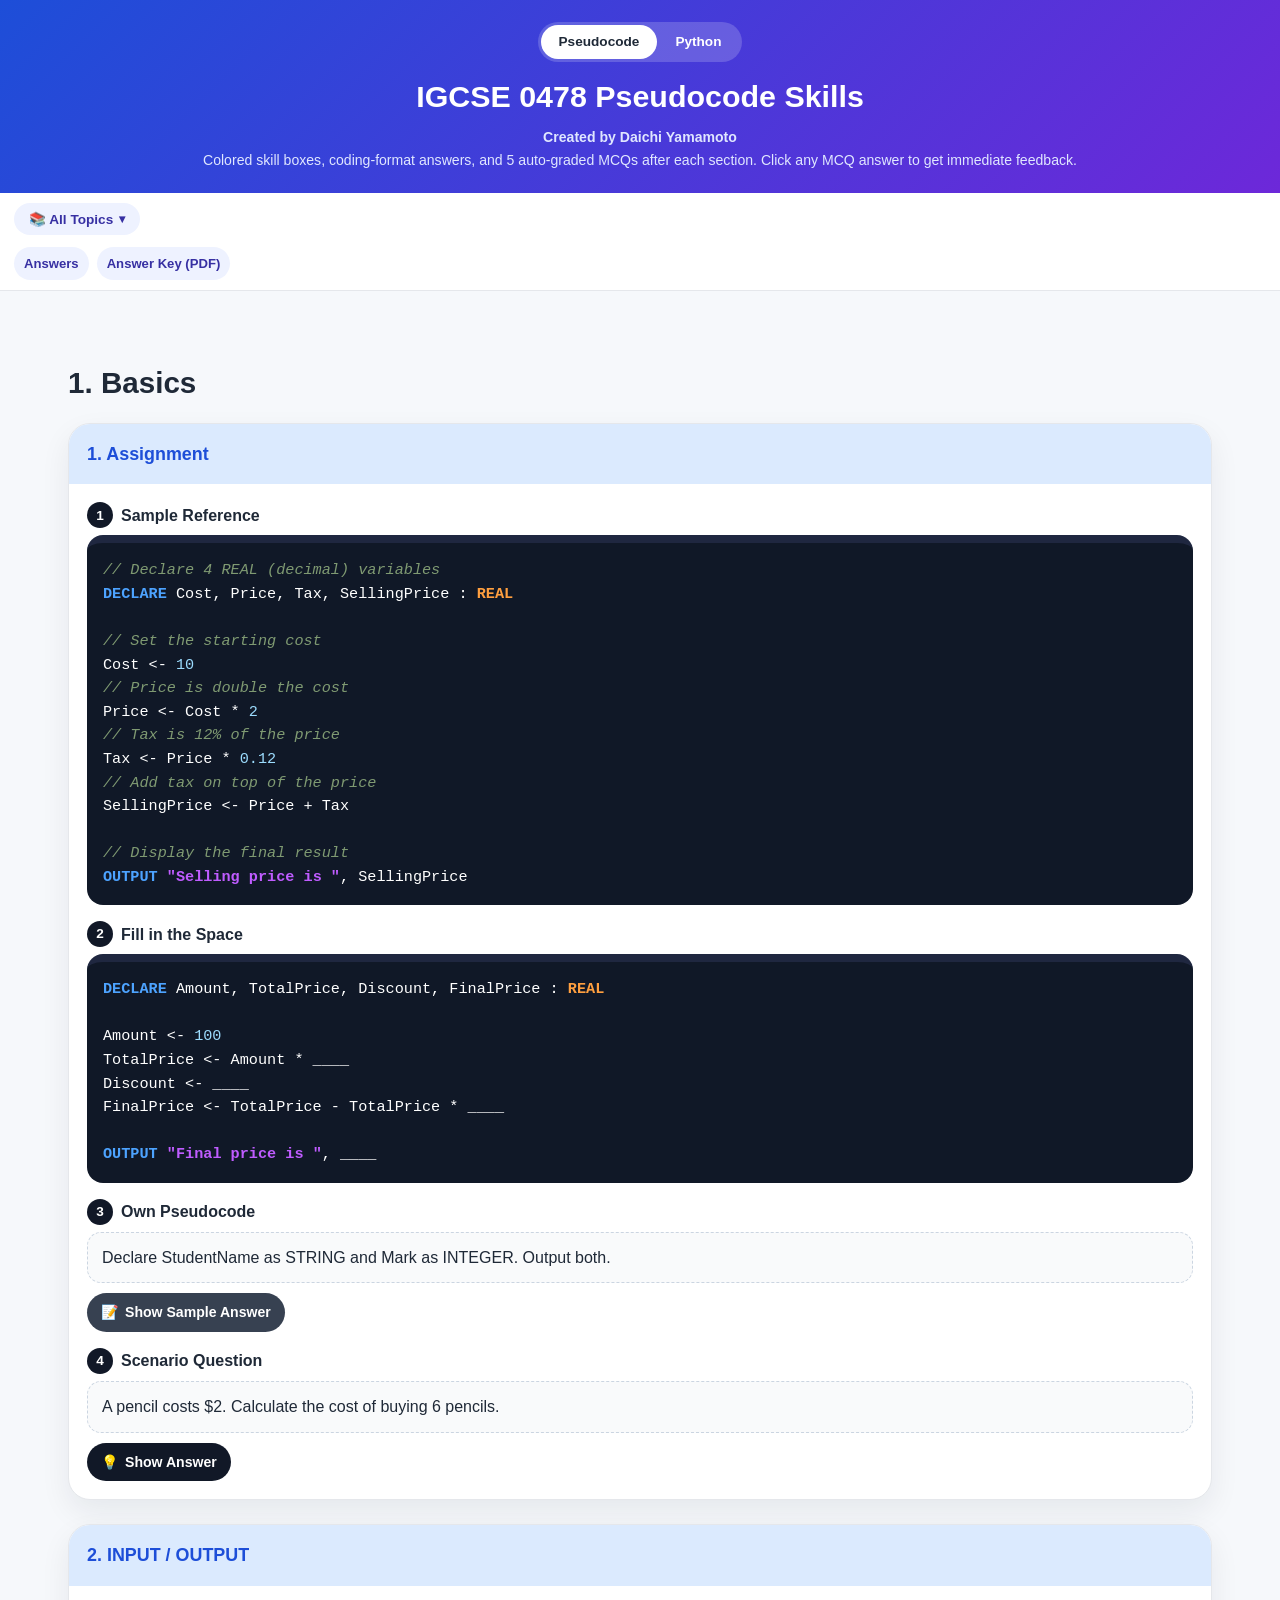
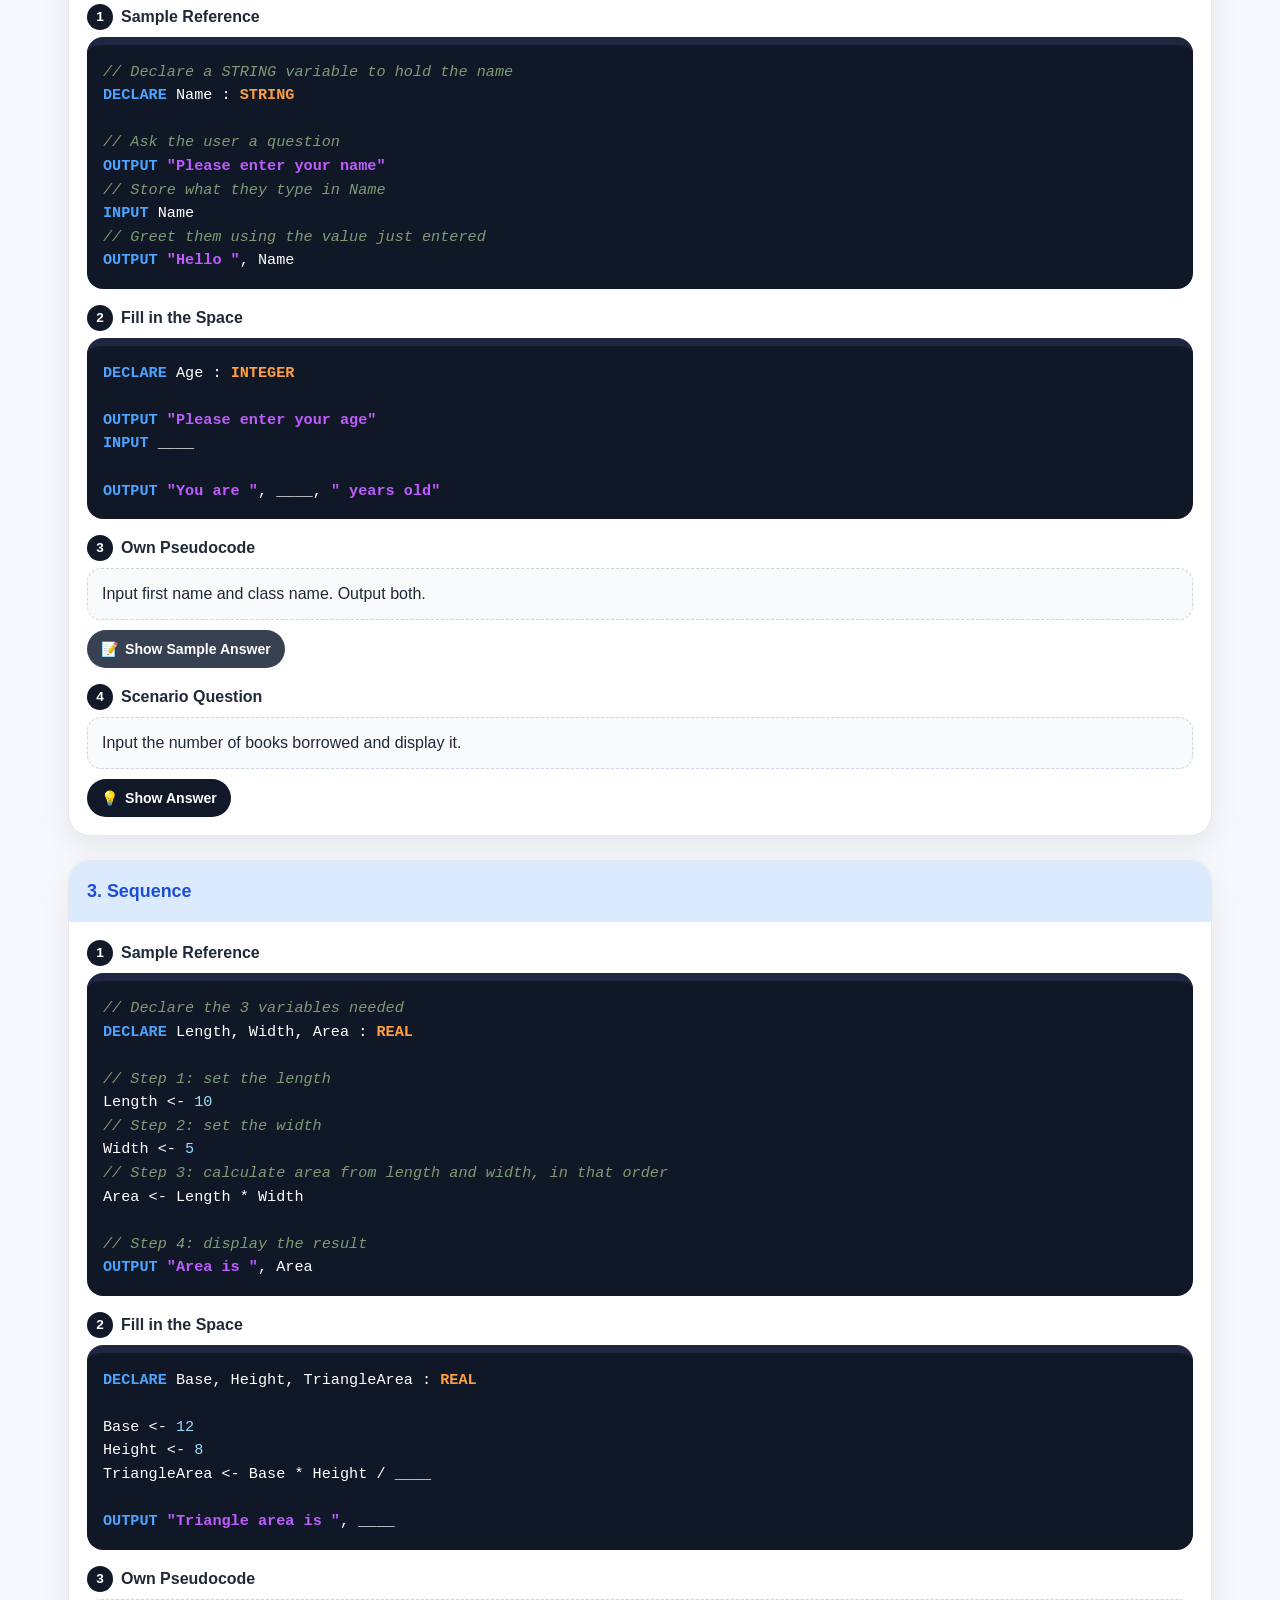
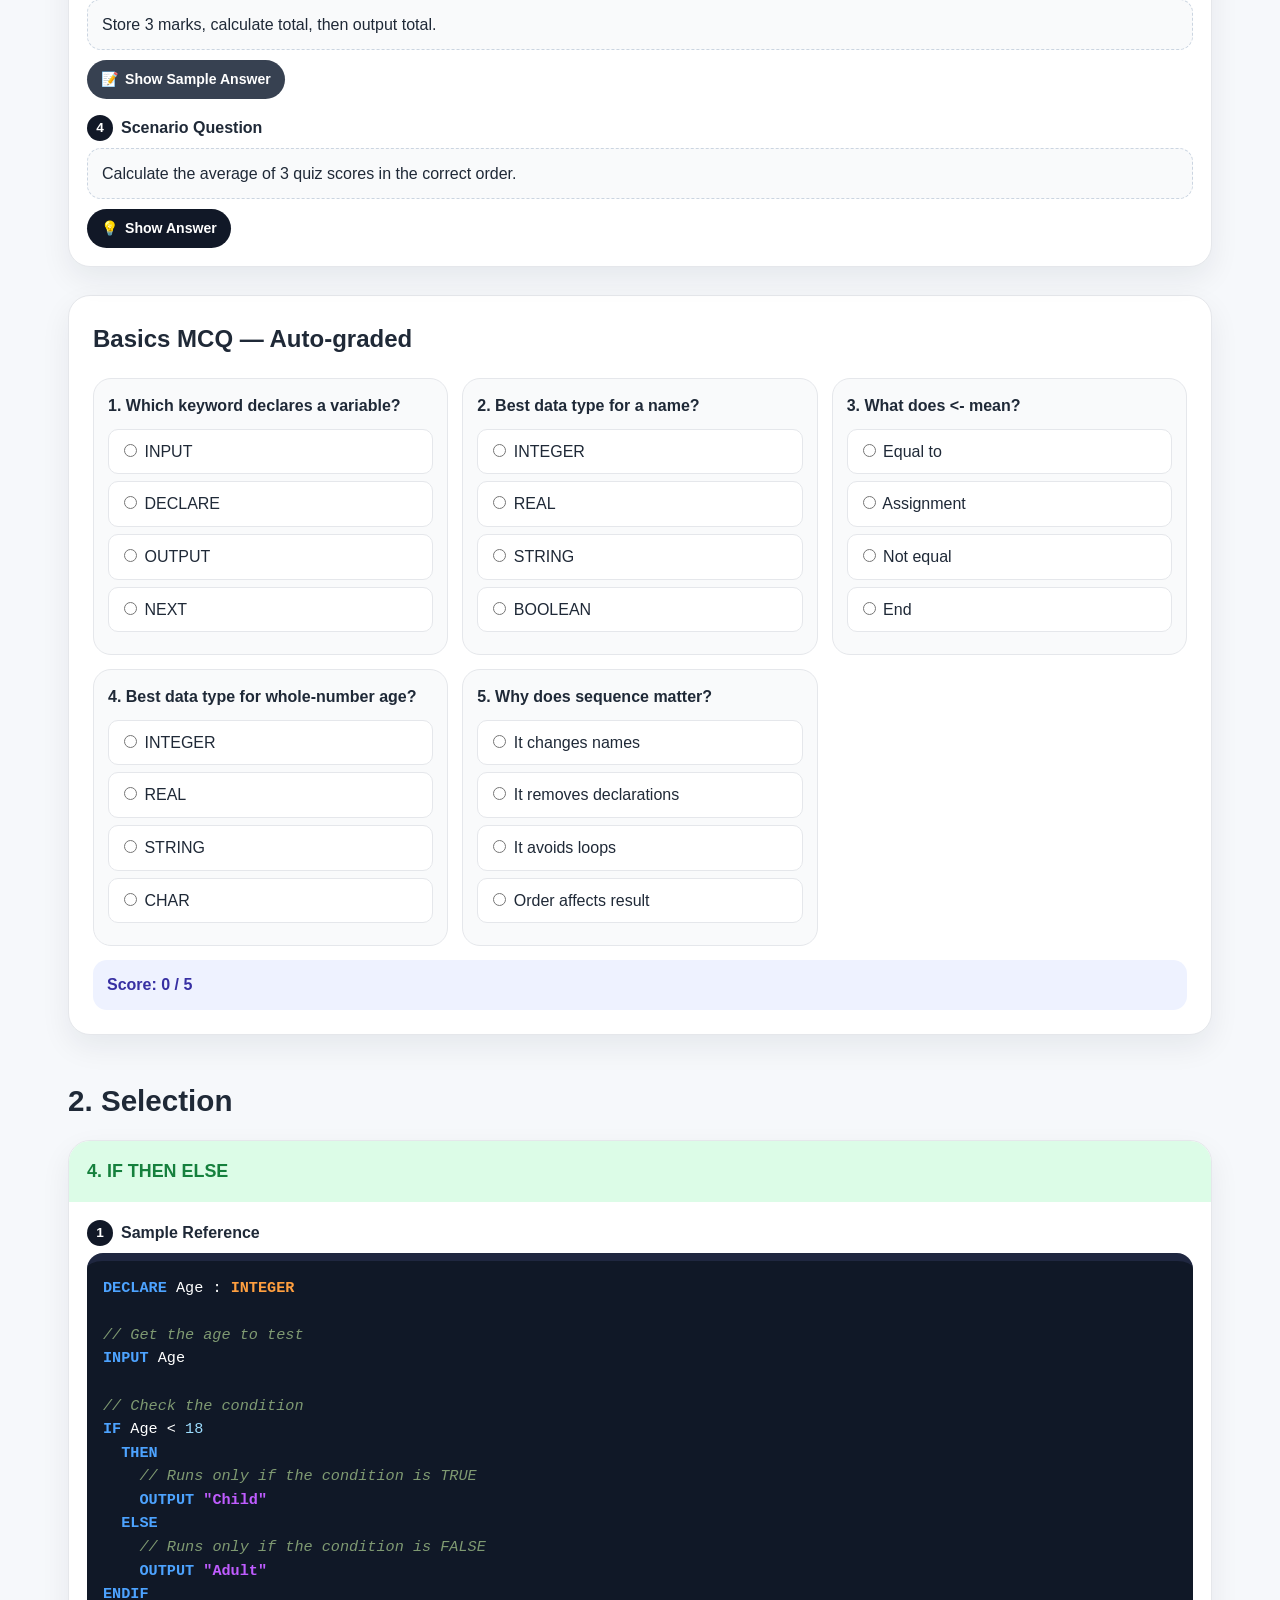
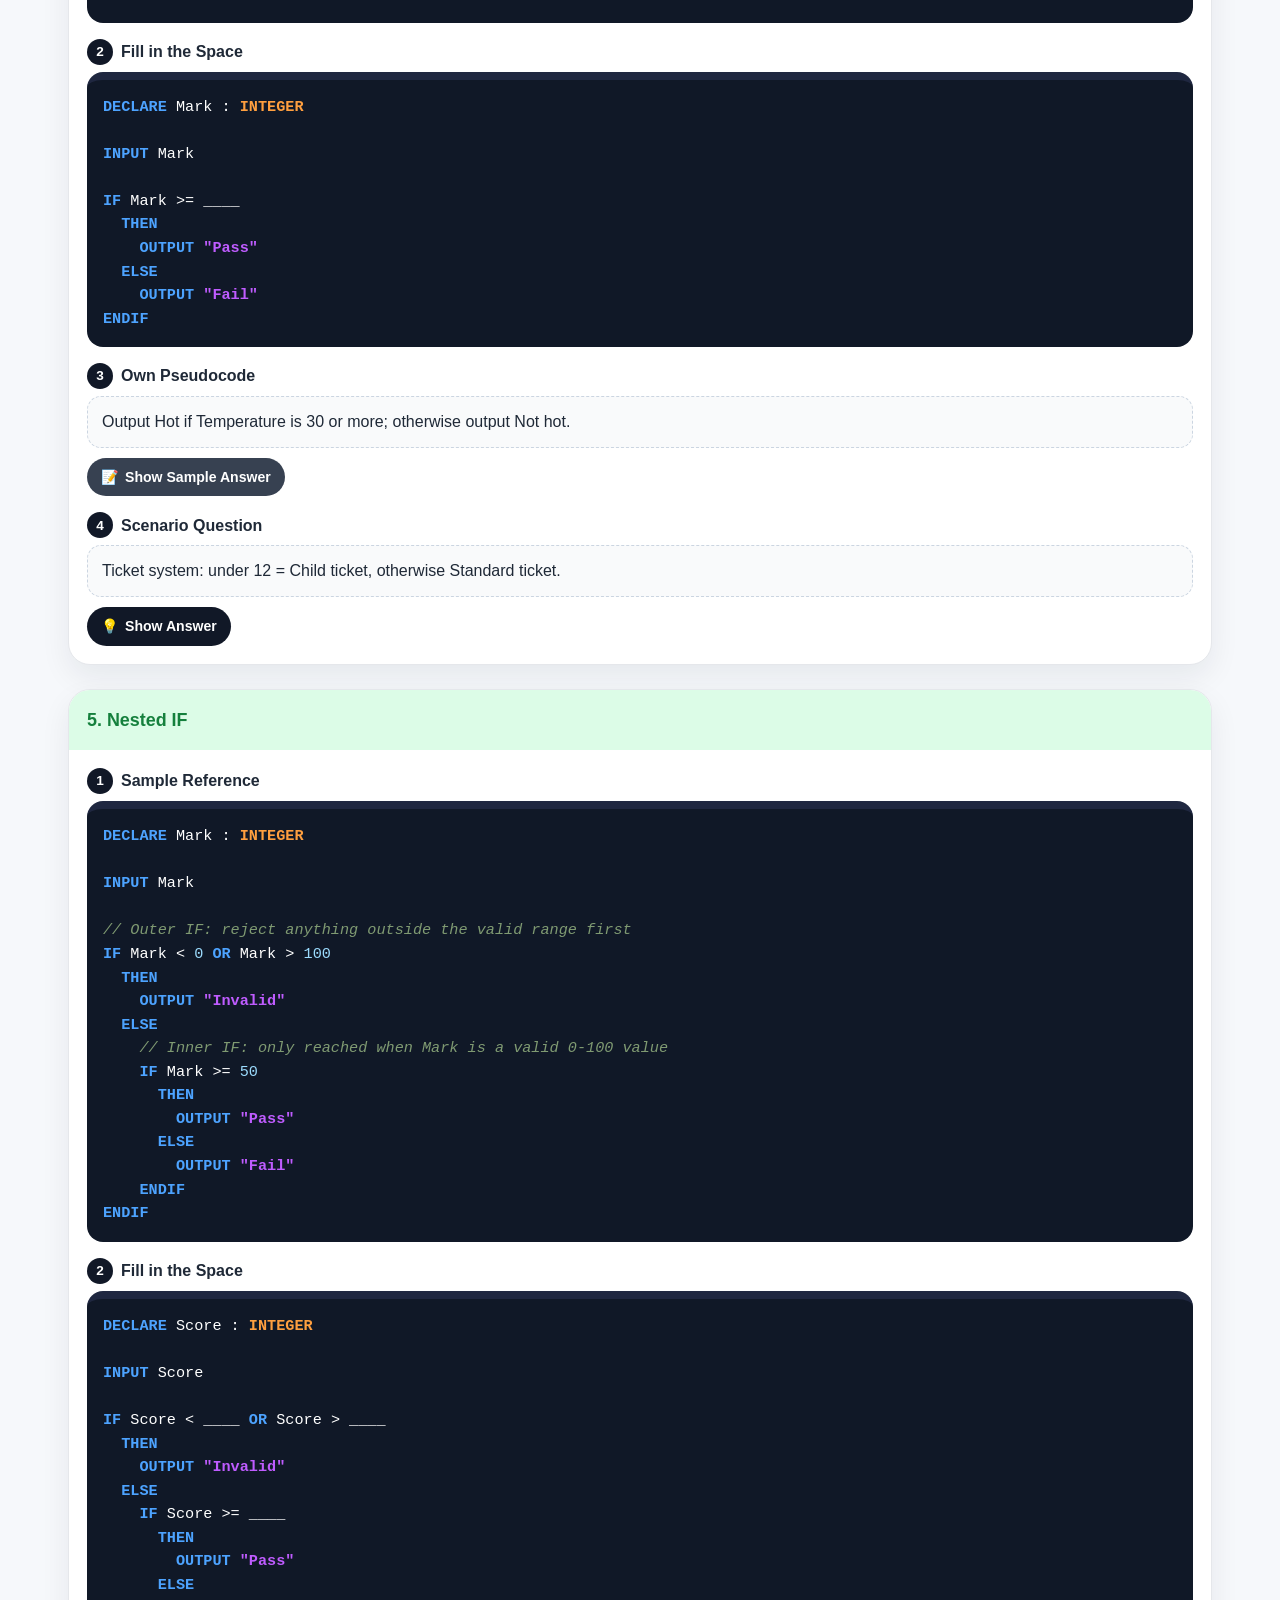
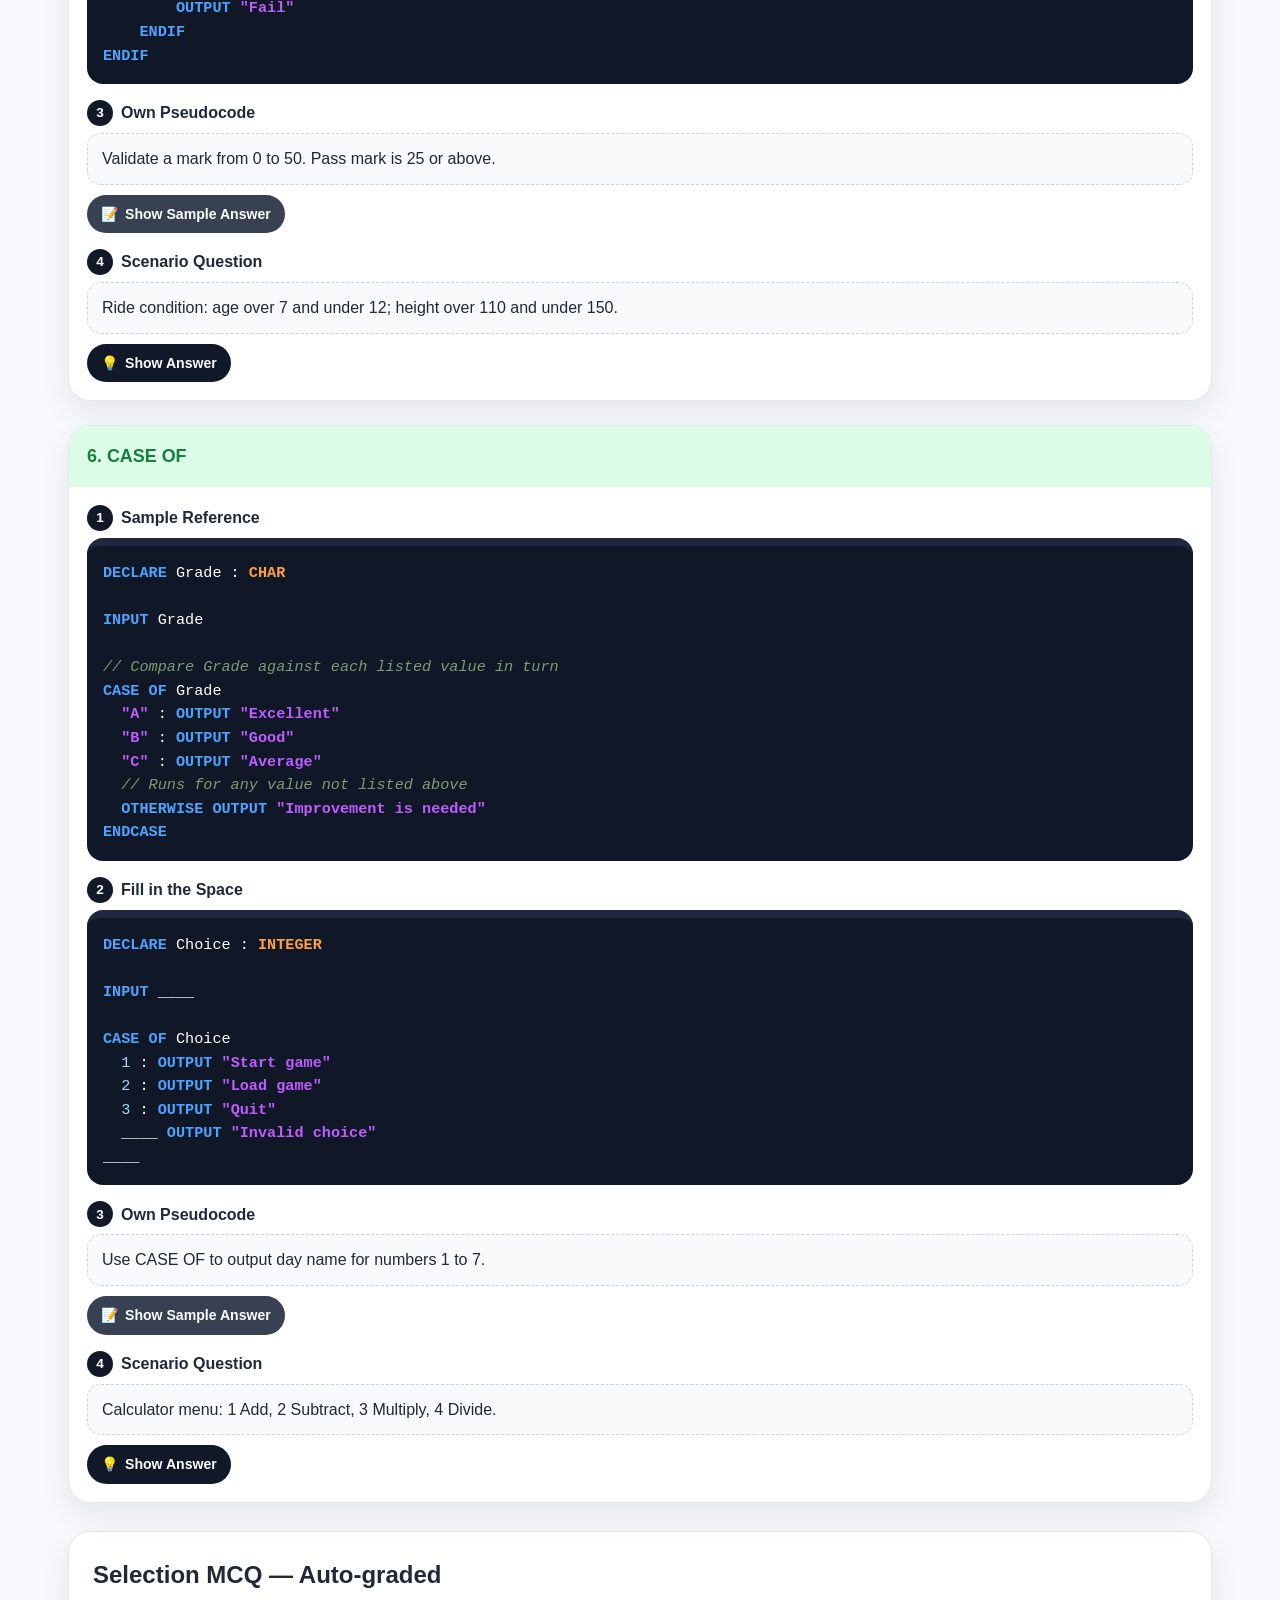
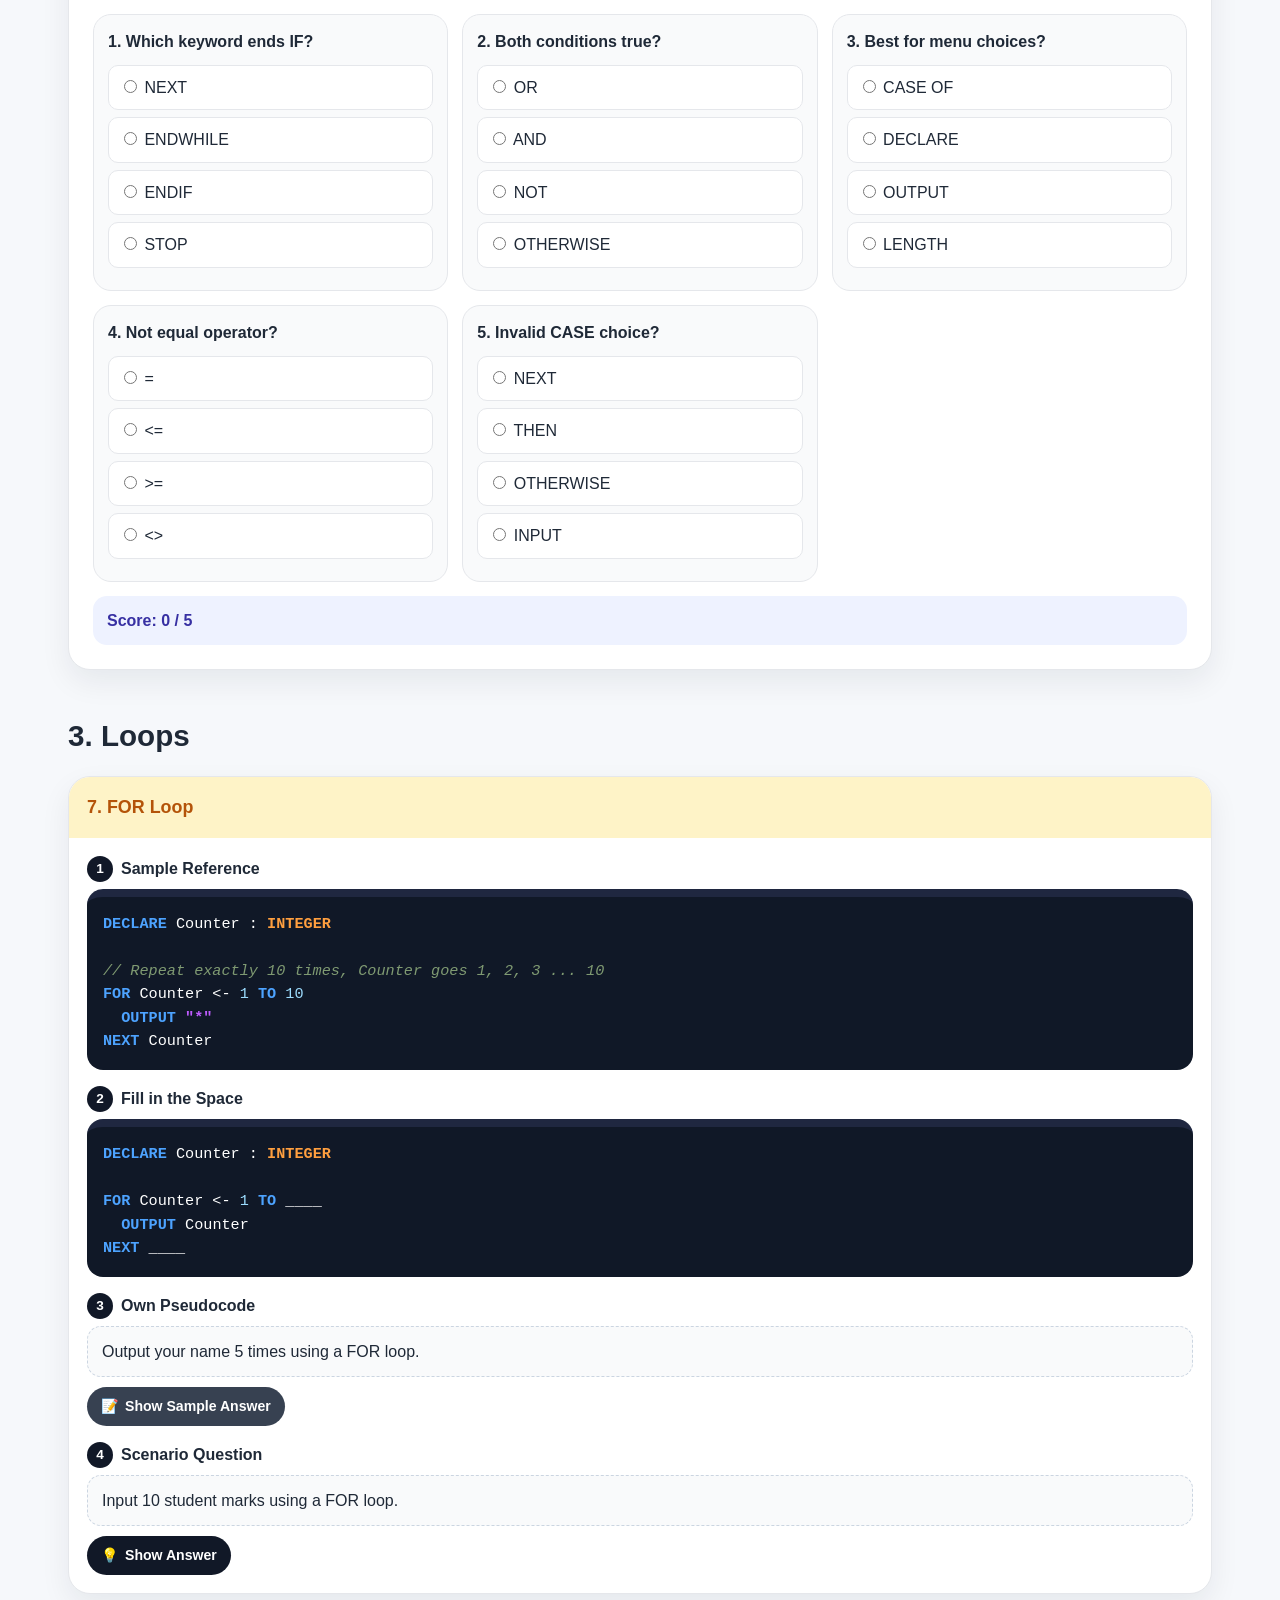
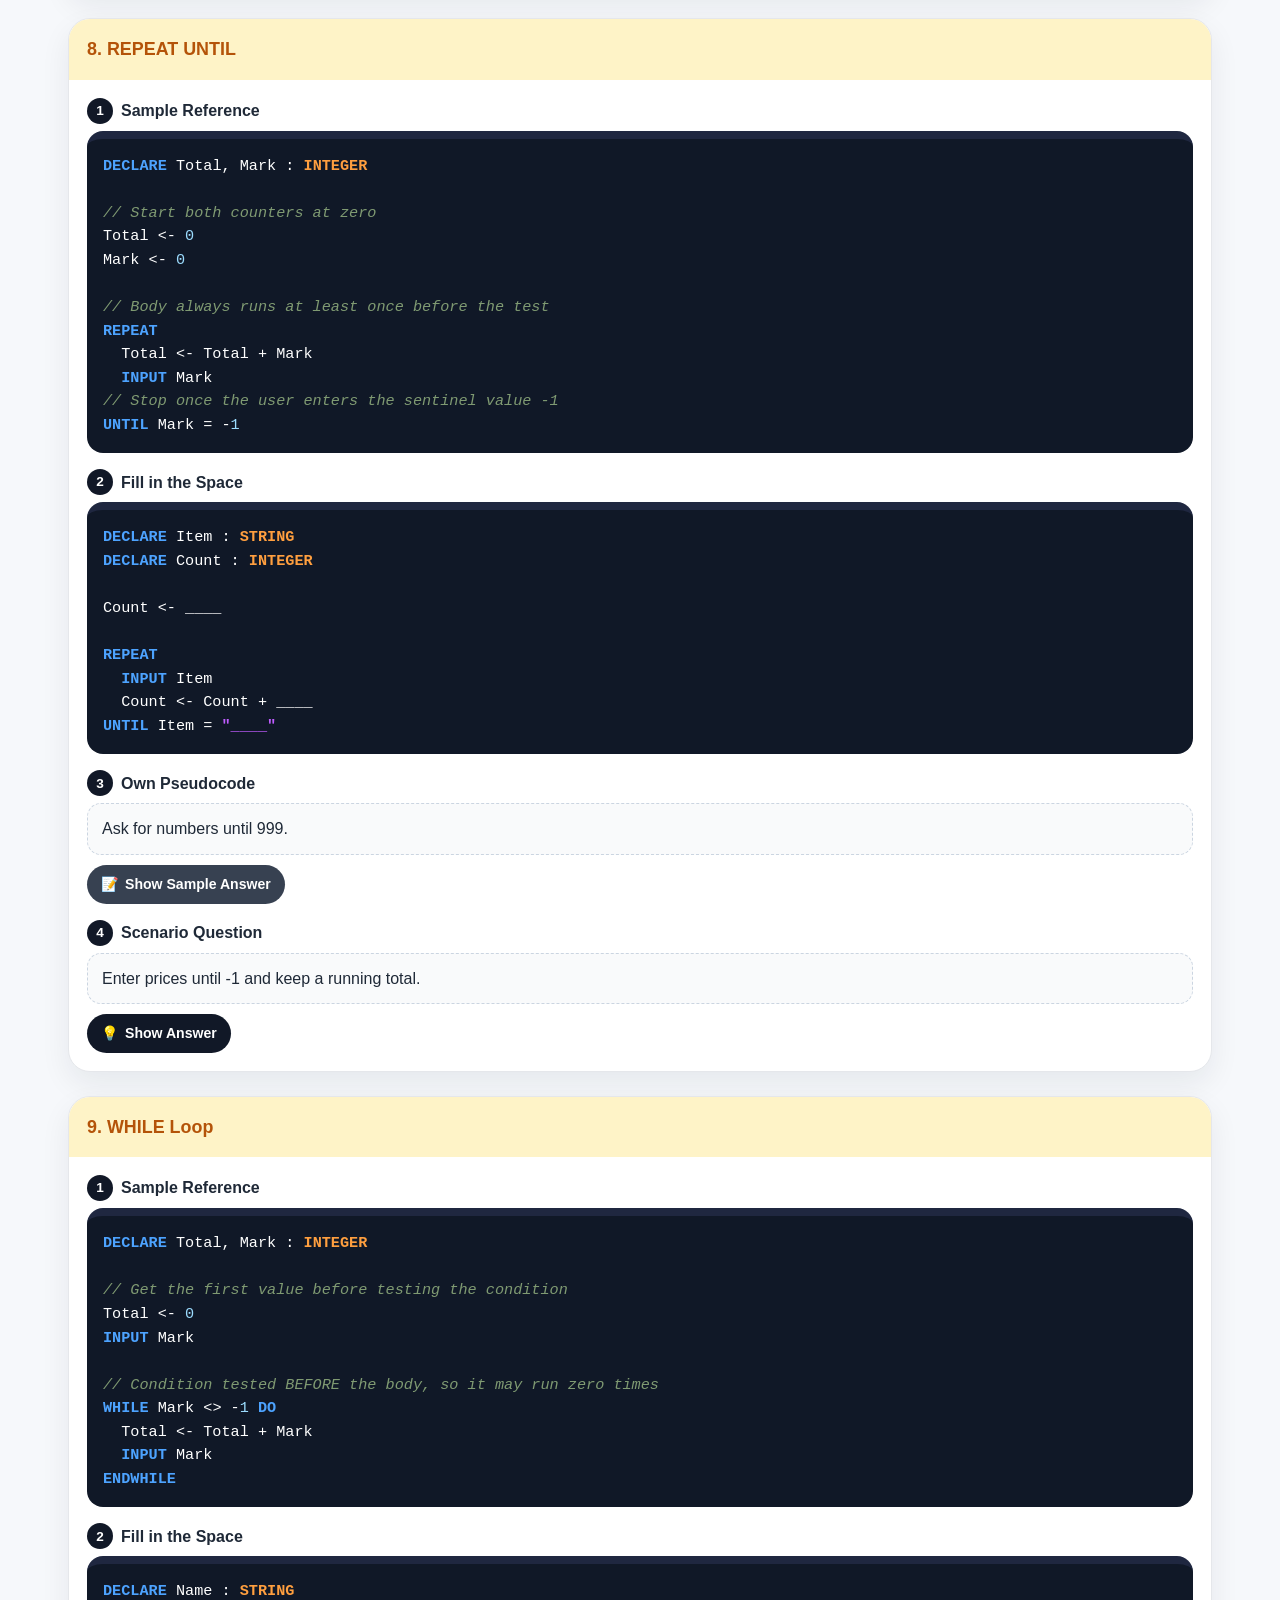
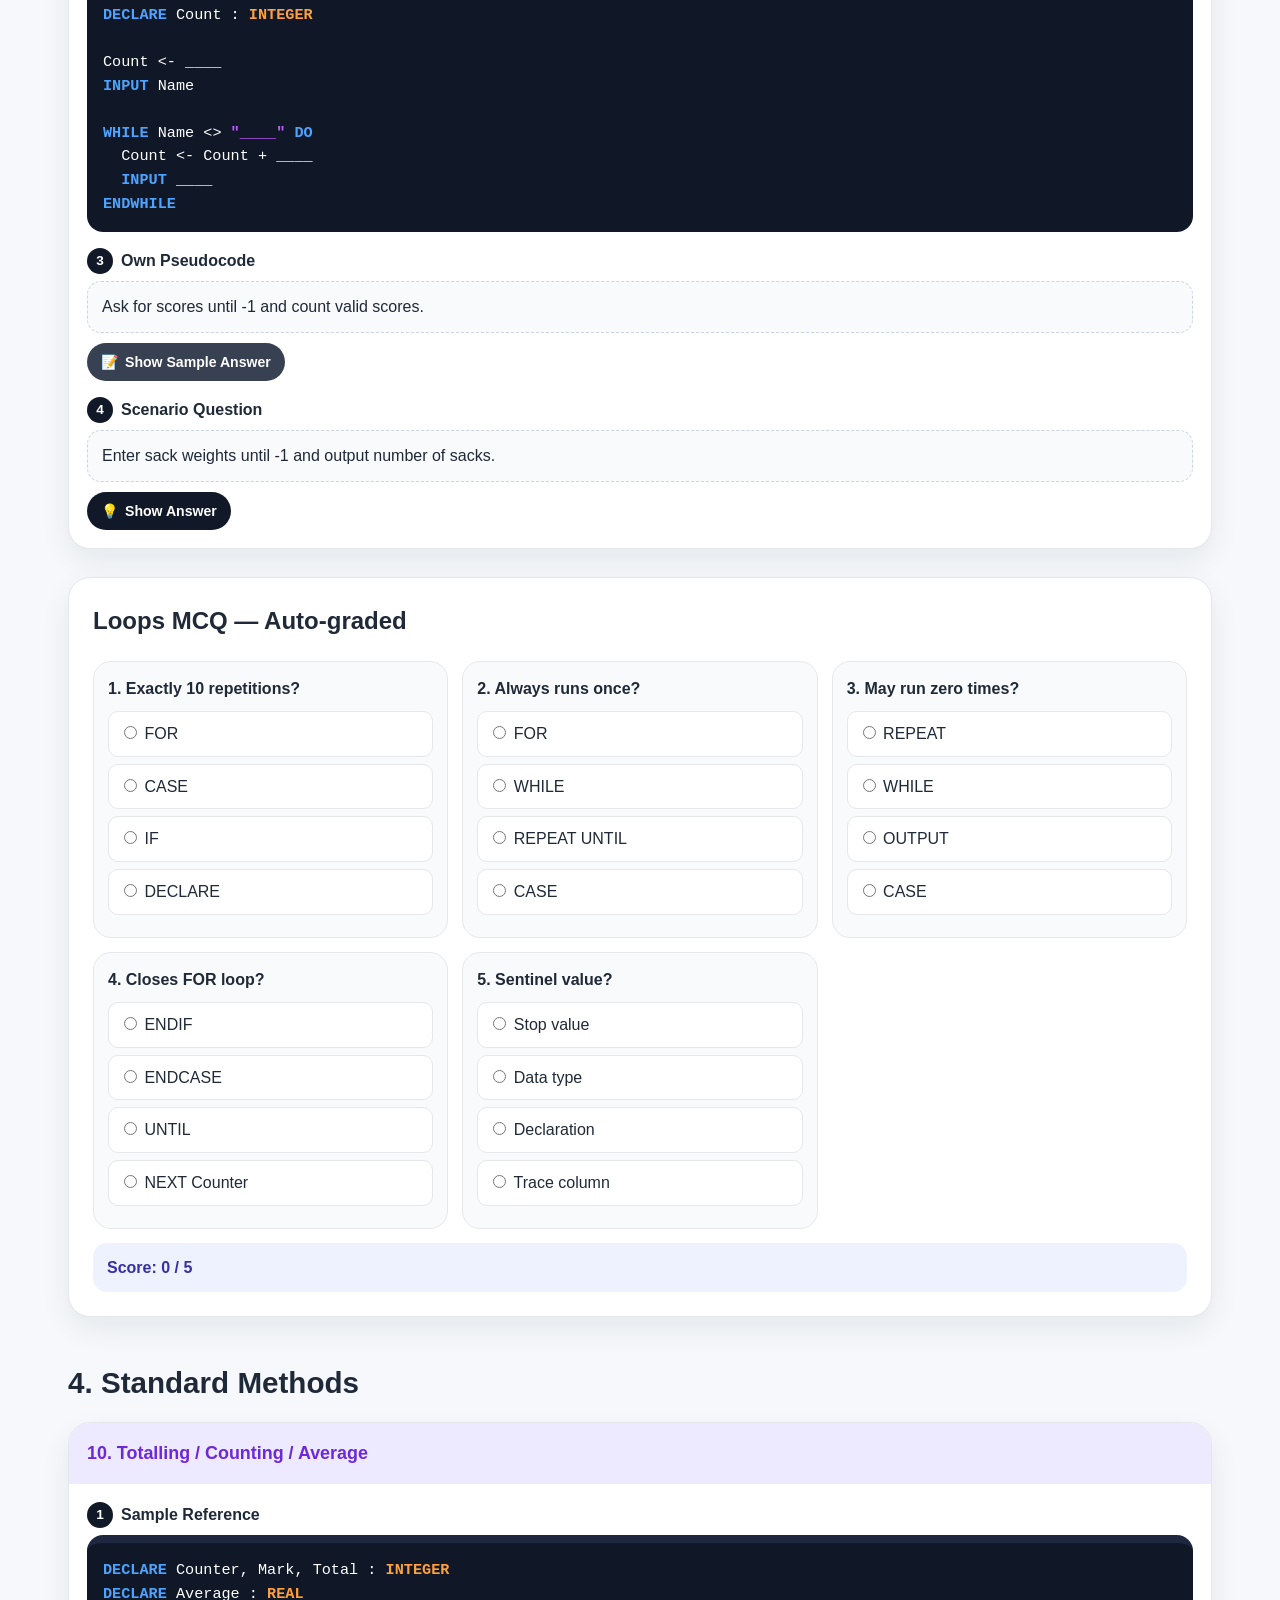
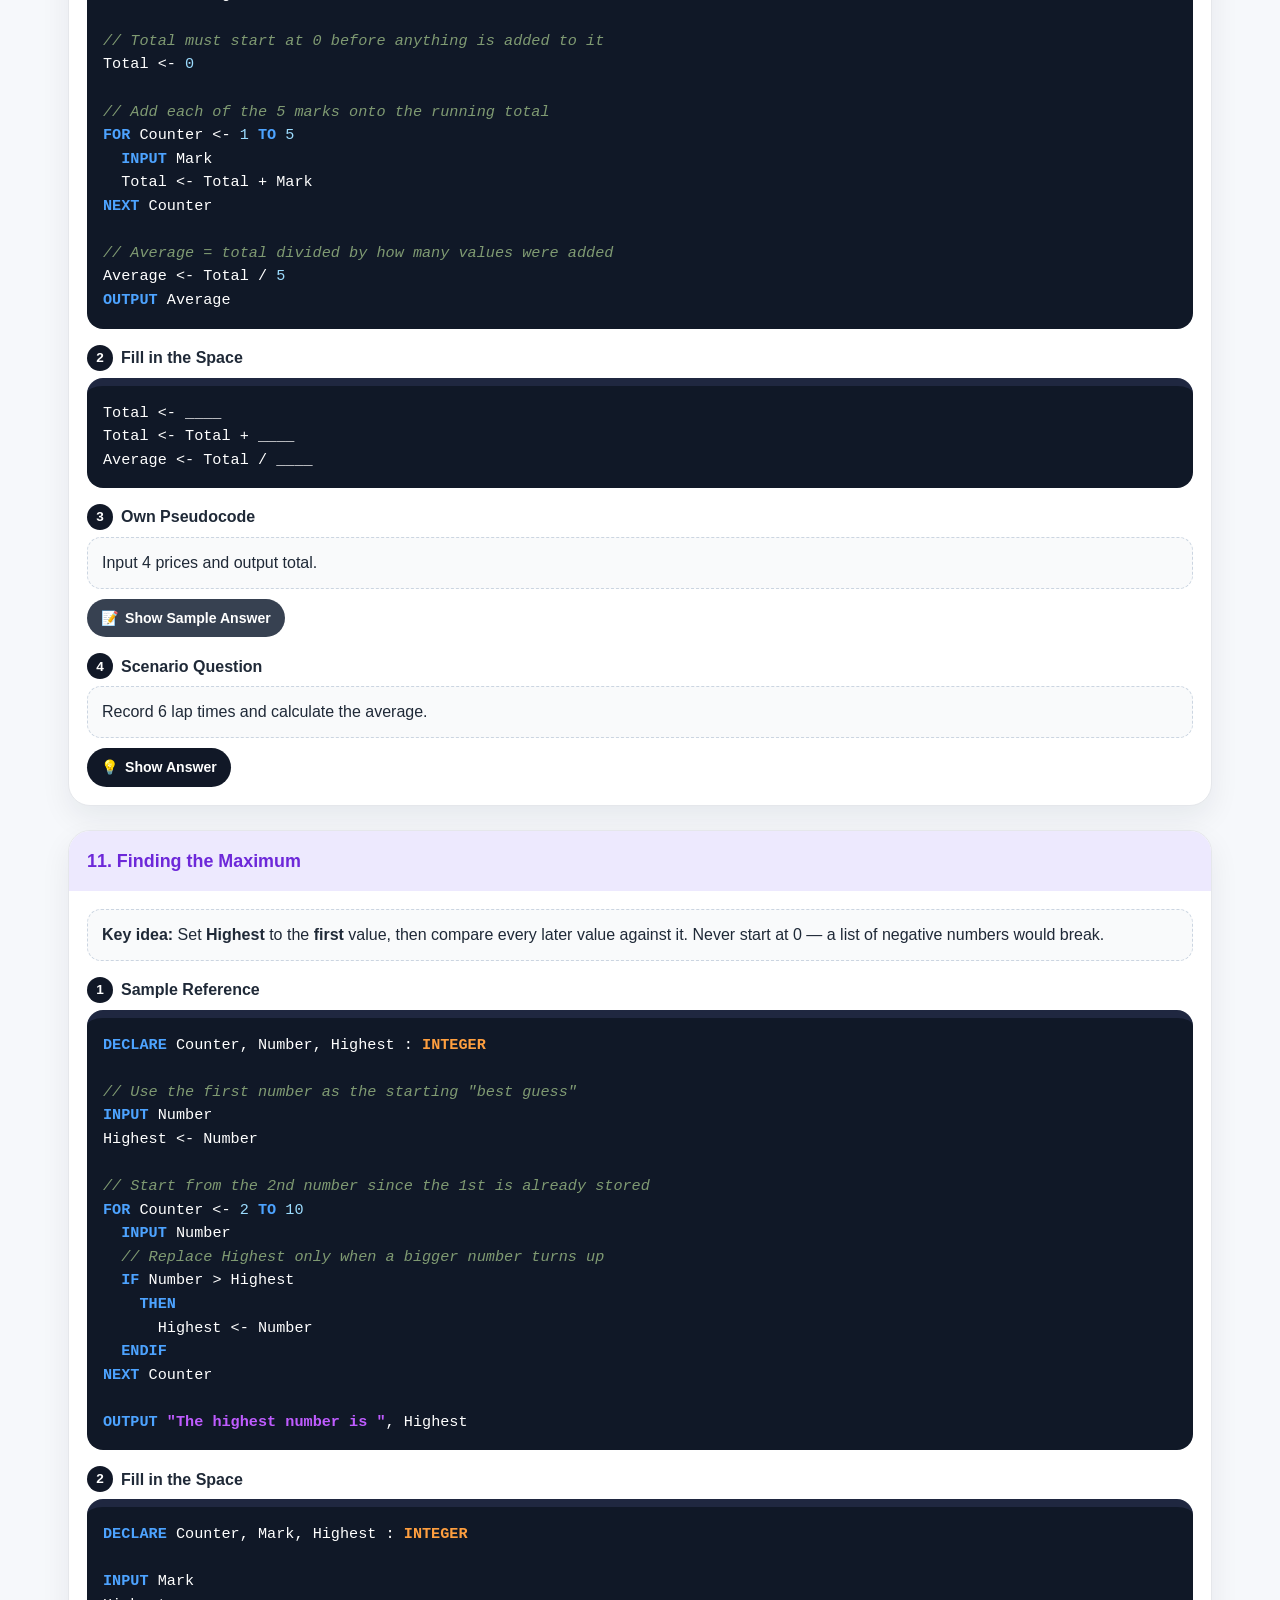
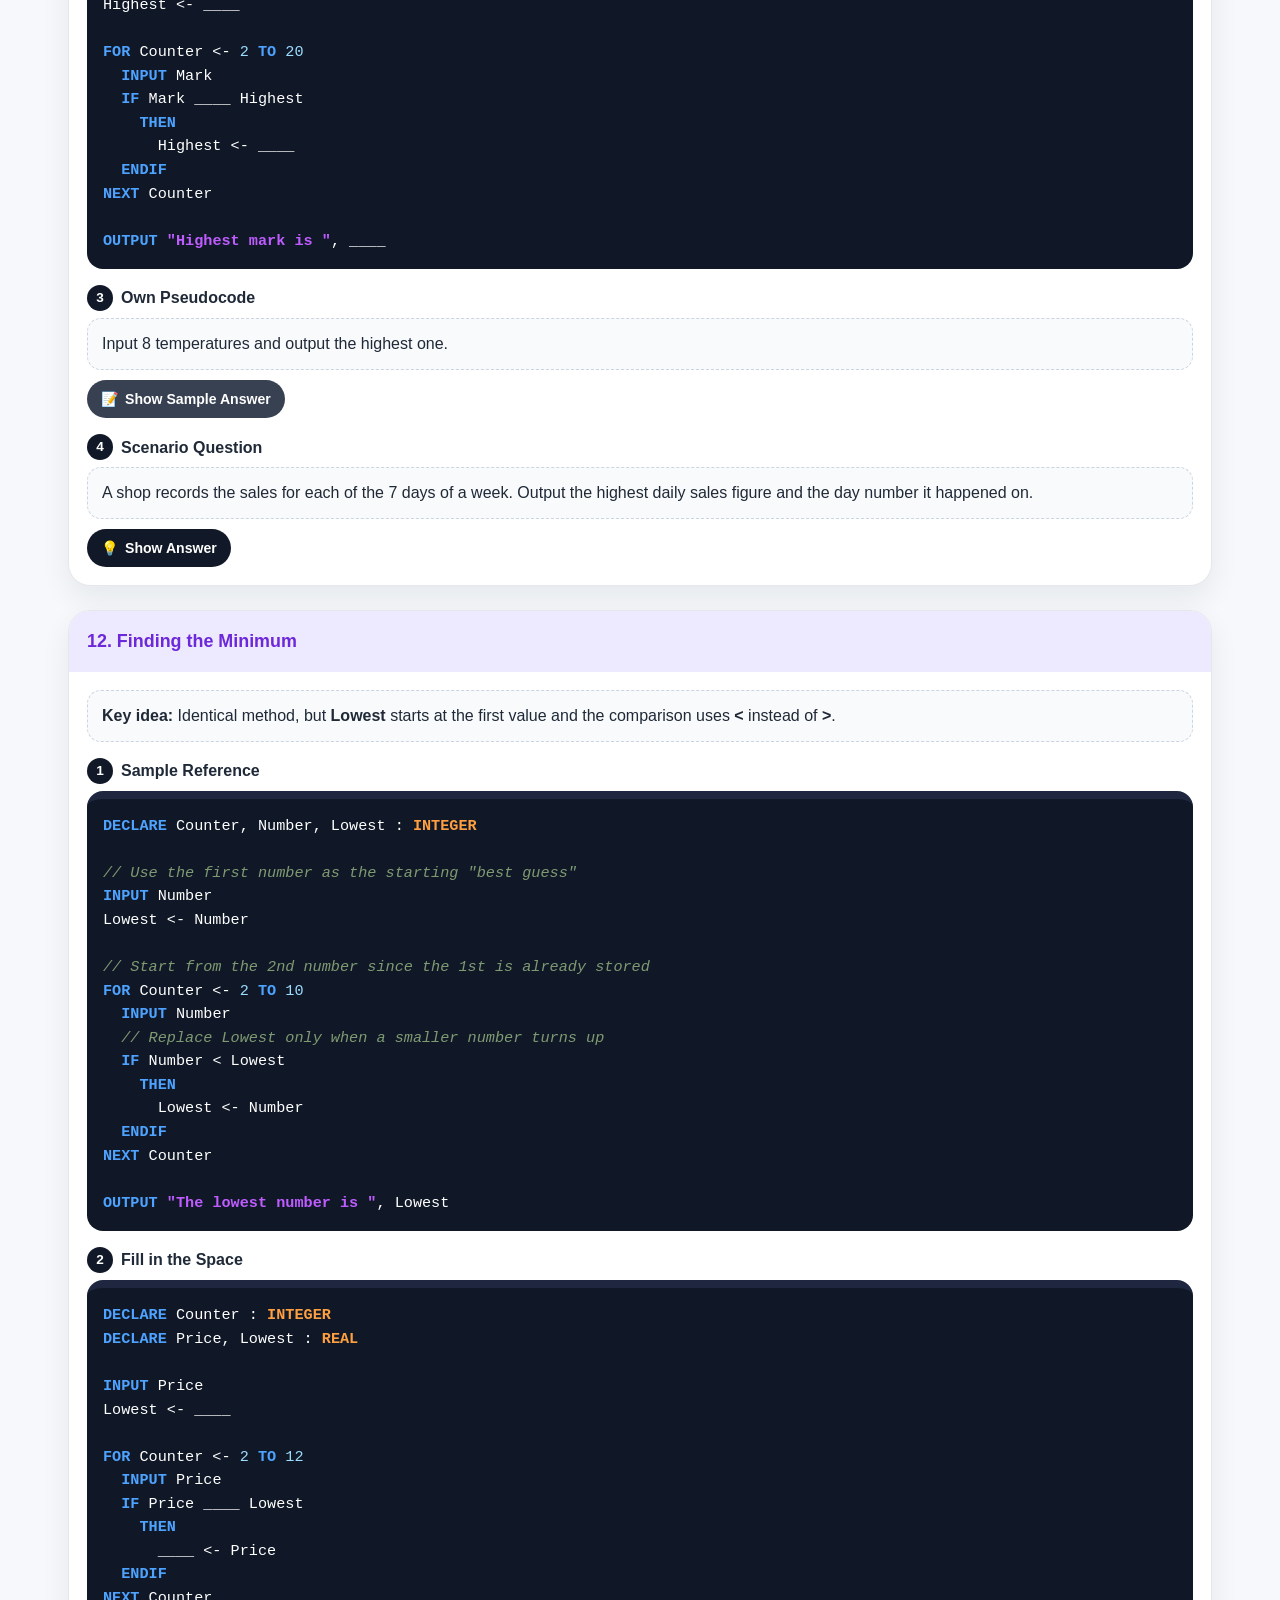
<file: index.html>
<!DOCTYPE html>
<html lang="en">
<head>
<meta charset="UTF-8">
<meta name="viewport" content="width=device-width, initial-scale=1.0">
<meta name="author" content="Daichi Yamamoto">
<meta name="copyright" content="© 2026 Daichi Yamamoto. All rights reserved.">
<meta name="description" content="IGCSE 0478 Pseudocode Skills Practice Website created by Daichi Yamamoto.">
<title>IGCSE 0478 Pseudocode Skills Practice — Daichi Yamamoto</title>
<style>
:root{--bg:#f6f8fb;--text:#1f2937;--line:#e5e7eb;--blue:#dbeafe;--green:#dcfce7;--yellow:#fef3c7;--purple:#ede9fe;--red:#fee2e2;--orange:#ffedd5;--teal:#99f6e4;--dark:#101827;--top:#1f2740;--kw:#4da3ff;--type:#ff9f3f;--str:#bf5cff;--num:#9cdcfe}
*{box-sizing:border-box}body{margin:0;font-family:Arial,Helvetica,sans-serif;background:var(--bg);color:var(--text);line-height:1.6}header{background:linear-gradient(135deg,#1d4ed8,#6d28d9);color:white;text-align:center;padding:22px 20px}header h1{margin:0 0 6px;font-size:clamp(1.3rem,2.4vw,1.9rem)}header p{max-width:950px;margin:auto;color:#e0e7ff;font-size:.88rem}nav{position:sticky;top:0;background:white;border-bottom:1px solid var(--line);padding:10px 14px;z-index:10;display:flex;flex-wrap:wrap;align-items:center;gap:6px 8px}nav a{display:inline-block;padding:6px 10px;border-radius:999px;background:#eef2ff;color:#3730a3;text-decoration:none;font-weight:800;font-size:.82rem;white-space:nowrap}@media (max-width:600px){nav a{font-size:.72rem;padding:5px 8px}}
.nav-toggle{display:inline-flex;align-items:center;gap:6px;font-family:inherit;font-size:.85rem;font-weight:800;color:#3730a3;background:#eef2ff;border:1.5px solid transparent;border-radius:999px;padding:7px 14px;cursor:pointer;white-space:nowrap;transition:all .2s}
.nav-toggle:hover,.nav-toggle.open{border-color:#3730a3}
.nav-toggle .nav-caret{display:inline-block;transition:transform .25s ease;font-size:.75rem}
.nav-toggle.open .nav-caret{transform:rotate(180deg)}
.nav-groups{flex-basis:100%;width:100%;overflow:hidden;max-height:0;opacity:0;margin-top:0;transition:max-height .2s ease,opacity .15s ease,margin-top .2s ease;column-count:4;column-gap:16px;column-rule:1px solid var(--line)}
.nav-groups.open{max-height:340px;opacity:1;margin-top:6px;padding-top:6px;border-top:1px solid var(--line)}
.nav-row{display:flex;flex-wrap:wrap;align-items:center;gap:4px 6px;break-inside:avoid;padding-bottom:6px;margin-bottom:6px;line-height:1.3}
.nav-row a{background:#f9fafb;border:1px solid var(--line);padding:3px 8px;border-radius:8px;color:#4b5563;font-weight:700;font-size:.76rem;text-decoration:none}.nav-row a .tnum{font-weight:900;margin-right:1px}
.nav-row a:hover{color:#3730a3;border-color:#3730a3;background:#eef2ff}
.nav-mod{font-size:.7rem;font-weight:900;letter-spacing:.02em;white-space:nowrap;flex-basis:100%;margin-bottom:0}
@media (max-width:900px){.nav-groups{column-count:2}.nav-groups.open{max-height:450px}}
@media (max-width:500px){.nav-groups{column-count:1}.nav-groups.open{max-height:700px}}.card{scroll-margin-top:76px;margin-bottom:24px}.card:last-child{margin-bottom:0}.card:target{box-shadow:0 0 0 4px #6d28d9}.container{max-width:1180px;margin:auto;padding:26px 18px 60px}.section-title{font-size:1.85rem;margin:42px 0 16px}.grid{display:grid;grid-template-columns:1fr}.card,.quiz,.answers,.project{background:white;border:1px solid var(--line);border-radius:22px;box-shadow:0 12px 30px rgba(15,23,42,.07);overflow:hidden}.head{padding:16px 18px;font-weight:900;font-size:1.12rem}.blue .head{background:var(--blue);color:#1d4ed8}.green .head{background:var(--green);color:#15803d}.yellow .head{background:var(--yellow);color:#b45309}.purple .head{background:var(--purple);color:#6d28d9}.red .head{background:var(--red);color:#b91c1c}.orange .head{background:var(--orange);color:#c2410c}.teal .head{background:var(--teal);color:#0f766e}.body{padding:18px}.step{display:flex;align-items:center;gap:8px;margin:16px 0 7px;font-weight:900}.step:first-child{margin-top:0}.step span{width:26px;height:26px;border-radius:50%;display:grid;place-items:center;background:#111827;color:white;font-size:.85rem}pre{margin:0;background:var(--dark);color:white;border-top:8px solid var(--top);border-radius:16px;padding:16px;overflow-x:visible;font-size:.95rem;line-height:1.55;white-space:pre-wrap;word-break:normal;overflow-wrap:anywhere}code{font-family:Consolas,Monaco,'Courier New',monospace;white-space:pre-wrap;word-break:normal;overflow-wrap:anywhere}.kw{color:var(--kw);font-weight:900}.type{color:var(--type);font-weight:900}.str{color:var(--str);font-weight:800}.num{color:var(--num)}.comment{color:#7f9a72;font-style:italic}.task{border:1px dashed #cbd5e1;background:#f9fafb;border-radius:14px;padding:12px 14px}.quiz{padding:24px;margin:28px 0 36px}.quiz h2{margin-top:0}.quiz-grid{display:grid;grid-template-columns:repeat(auto-fit,minmax(320px,1fr));gap:14px}.q{border:1px solid var(--line);border-radius:18px;background:#f9fafb;padding:14px}.q p{margin:0 0 10px;font-weight:900}.q label{display:block;margin:7px 0;padding:9px 10px;border:1px solid #e5e7eb;background:white;border-radius:10px;cursor:pointer}.q.correct{border-color:#86efac;background:#f0fdf4}.q.wrong{border-color:#fecaca;background:#fff1f2}.feedback{font-weight:900;margin-top:8px}.good{color:#15803d}.bad{color:#b91c1c}.score{margin-top:14px;padding:12px 14px;background:#eef2ff;color:#3730a3;border-radius:14px;font-weight:900}.answers,.project{padding:24px;margin-top:34px}details{border:1px solid var(--line);border-radius:14px;background:#f9fafb;padding:12px 14px;margin:12px 0}summary{font-weight:900;cursor:pointer}.answer-space{min-height:110px;border:2px dashed #cbd5e1;border-radius:16px;padding:14px;color:#6b7280;background:white}.scenario-answer,.own-answer{border:none;background:none;padding:0;margin:10px 0 0}.scenario-answer summary,.own-answer summary{list-style:none;display:inline-flex;align-items:center;gap:6px;padding:8px 14px;border-radius:999px;font-weight:800;cursor:pointer;font-size:.88rem}.scenario-answer summary::-webkit-details-marker,.own-answer summary::-webkit-details-marker{display:none}.scenario-answer summary{background:#111827;color:white}.scenario-answer summary::before{content:"💡"}.scenario-answer[open] summary{background:#4338ca}.scenario-answer[open] summary::before{content:"✅"}.own-answer summary{background:#374151;color:white}.own-answer summary::before{content:"📝"}.own-answer[open] summary{background:#0f766e}.own-answer[open] summary::before{content:"✅"}.scenario-answer .task,.own-answer .task{margin-top:10px}.scenario-answer pre,.own-answer pre{margin-top:10px}footer{text-align:center;color:#6b7280;padding:32px}
.lang-switch{display:inline-flex;background:rgba(255,255,255,.18);border-radius:999px;padding:3px;margin-bottom:10px}.lang-switch a{color:#fff;text-decoration:none;font-weight:800;font-size:.85rem;padding:6px 18px;border-radius:999px}.lang-switch a.on{background:#fff;color:#1f2937}.lang-switch a:not(.on):hover{background:rgba(255,255,255,.25)}</style>
</head>
<body>
<header><div class="lang-switch"><a href="index.html" class="on">Pseudocode</a><a href="python.html">Python</a></div><br><h1>IGCSE 0478 Pseudocode Skills</h1><p><strong>Created by Daichi Yamamoto</strong><br>Colored skill boxes, coding-format answers, and 5 auto-graded MCQs after each section. Click any MCQ answer to get immediate feedback.</p></header>
<nav>
<button type="button" class="nav-toggle" id="navToggle" aria-expanded="false" aria-controls="navGroups">📚 All Topics <span class="nav-caret">▾</span></button>
<div class="nav-groups" id="navGroups">
  <div class="nav-row"><span class="nav-mod" style="color:#1d4ed8">Basics</span><a href="#topic1"><span class="tnum" style="color:#1d4ed8">1.</span> Assignment</a><a href="#topic2"><span class="tnum" style="color:#1d4ed8">2.</span> INPUT/OUTPUT</a><a href="#topic3"><span class="tnum" style="color:#1d4ed8">3.</span> Sequence</a></div>
  <div class="nav-row"><span class="nav-mod" style="color:#15803d">Selection</span><a href="#topic4"><span class="tnum" style="color:#15803d">4.</span> IF THEN ELSE</a><a href="#topic5"><span class="tnum" style="color:#15803d">5.</span> Nested IF</a><a href="#topic6"><span class="tnum" style="color:#15803d">6.</span> CASE OF</a></div>
  <div class="nav-row"><span class="nav-mod" style="color:#b45309">Loops</span><a href="#topic7"><span class="tnum" style="color:#b45309">7.</span> FOR Loop</a><a href="#topic8"><span class="tnum" style="color:#b45309">8.</span> REPEAT UNTIL</a><a href="#topic9"><span class="tnum" style="color:#b45309">9.</span> WHILE Loop</a></div>
  <div class="nav-row"><span class="nav-mod" style="color:#6d28d9">Standard Methods</span><a href="#topic10"><span class="tnum" style="color:#6d28d9">10.</span> Totalling/Counting/Average</a><a href="#topic11"><span class="tnum" style="color:#6d28d9">11.</span> Finding the Maximum</a><a href="#topic12"><span class="tnum" style="color:#6d28d9">12.</span> Finding the Minimum</a><a href="#topic13"><span class="tnum" style="color:#6d28d9">13.</span> Linear Search</a><a href="#topic14"><span class="tnum" style="color:#6d28d9">14.</span> Bubble Sort</a></div>
  <div class="nav-row"><span class="nav-mod" style="color:#b91c1c">Validation</span><a href="#topic15"><span class="tnum" style="color:#b91c1c">15.</span> Range Check</a><a href="#topic16"><span class="tnum" style="color:#b91c1c">16.</span> Length/Presence/Double Entry</a></div>
  <div class="nav-row"><span class="nav-mod" style="color:#c2410c">Testing</span><a href="#topic17"><span class="tnum" style="color:#c2410c">17.</span> Test Data</a><a href="#topic18"><span class="tnum" style="color:#c2410c">18.</span> Trace Tables/Errors</a></div>
  <div class="nav-row"><span class="nav-mod" style="color:#0f766e">Functions</span><a href="#topic19"><span class="tnum" style="color:#0f766e">19.</span> Procedures</a><a href="#topic20"><span class="tnum" style="color:#0f766e">20.</span> Functions</a></div>
  <div class="nav-row"><span class="nav-mod" style="color:#3730a3">Practice</span><a href="loop-practice.html"><span class="tnum" style="color:#3730a3">21.</span> Loop Practice</a><a href="record-class-practice.html"><span class="tnum" style="color:#3730a3">22.</span> Record &amp; Class Practice</a></div>
</div>
<a href="#answers">Answers</a><a href="Answers.pdf" target="_blank" rel="noopener">Answer Key (PDF)</a>
</nav>
<main class="container">
<h2 id="basics" class="section-title">1. Basics</h2>
<section class="grid">
<article id="topic1" class="card blue"><div class="head">1. Assignment</div><div class="body"><div class="step"><span>1</span>Sample Reference</div><pre><code><span class="comment">// Declare 4 REAL (decimal) variables</span>
<span class="kw">DECLARE</span> Cost, Price, Tax, SellingPrice : <span class="type">REAL</span>

<span class="comment">// Set the starting cost</span>
Cost &lt;- <span class="num">10</span>
<span class="comment">// Price is double the cost</span>
Price &lt;- Cost * <span class="num">2</span>
<span class="comment">// Tax is 12% of the price</span>
Tax &lt;- Price * <span class="num">0.12</span>
<span class="comment">// Add tax on top of the price</span>
SellingPrice &lt;- Price + Tax

<span class="comment">// Display the final result</span>
<span class="kw">OUTPUT</span> <span class="str">"Selling price is "</span>, SellingPrice</code></pre><div class="step"><span>2</span>Fill in the Space</div><pre><code><span class="kw">DECLARE</span> Amount, TotalPrice, Discount, FinalPrice : <span class="type">REAL</span>

Amount &lt;- <span class="num">100</span>
TotalPrice &lt;- Amount * ____
Discount &lt;- ____
FinalPrice &lt;- TotalPrice - TotalPrice * ____

<span class="kw">OUTPUT</span> <span class="str">"Final price is "</span>, ____</code></pre><div class="step"><span>3</span>Own Pseudocode</div><div class="task">Declare StudentName as STRING and Mark as INTEGER. Output both.</div><details class="own-answer"><summary>Show Sample Answer</summary><pre><code><span class="kw">DECLARE</span> StudentName : <span class="type">STRING</span>
<span class="kw">DECLARE</span> Mark : <span class="type">INTEGER</span>

<span class="kw">OUTPUT</span> StudentName, Mark</code></pre></details><div class="step"><span>4</span>Scenario Question</div><div class="task">A pencil costs $2. Calculate the cost of buying 6 pencils.</div><details class="scenario-answer"><summary>Show Answer</summary><pre><code><span class="kw">DECLARE</span> PencilCost, Quantity, TotalCost : <span class="type">REAL</span>

PencilCost &lt;- <span class="num">2</span>
Quantity &lt;- <span class="num">6</span>
TotalCost &lt;- PencilCost * Quantity

<span class="kw">OUTPUT</span> <span class="str">"Total cost is "</span>, TotalCost</code></pre></details></div></article>
<article id="topic2" class="card blue"><div class="head">2. INPUT / OUTPUT</div><div class="body"><div class="step"><span>1</span>Sample Reference</div><pre><code><span class="comment">// Declare a STRING variable to hold the name</span>
<span class="kw">DECLARE</span> Name : <span class="type">STRING</span>

<span class="comment">// Ask the user a question</span>
<span class="kw">OUTPUT</span> <span class="str">"Please enter your name"</span>
<span class="comment">// Store what they type in Name</span>
<span class="kw">INPUT</span> Name
<span class="comment">// Greet them using the value just entered</span>
<span class="kw">OUTPUT</span> <span class="str">"Hello "</span>, Name</code></pre><div class="step"><span>2</span>Fill in the Space</div><pre><code><span class="kw">DECLARE</span> Age : <span class="type">INTEGER</span>

<span class="kw">OUTPUT</span> <span class="str">"Please enter your age"</span>
<span class="kw">INPUT</span> ____

<span class="kw">OUTPUT</span> <span class="str">"You are "</span>, ____, <span class="str">" years old"</span></code></pre><div class="step"><span>3</span>Own Pseudocode</div><div class="task">Input first name and class name. Output both.</div><details class="own-answer"><summary>Show Sample Answer</summary><pre><code><span class="kw">DECLARE</span> FirstName, ClassName : <span class="type">STRING</span>

<span class="kw">INPUT</span> FirstName
<span class="kw">INPUT</span> ClassName

<span class="kw">OUTPUT</span> FirstName, ClassName</code></pre></details><div class="step"><span>4</span>Scenario Question</div><div class="task">Input the number of books borrowed and display it.</div><details class="scenario-answer"><summary>Show Answer</summary><pre><code><span class="kw">DECLARE</span> BooksBorrowed : <span class="type">INTEGER</span>

<span class="kw">OUTPUT</span> <span class="str">"How many books did you borrow?"</span>
<span class="kw">INPUT</span> BooksBorrowed

<span class="kw">OUTPUT</span> <span class="str">"You borrowed "</span>, BooksBorrowed, <span class="str">" books"</span></code></pre></details></div></article>
<article id="topic3" class="card blue"><div class="head">3. Sequence</div><div class="body"><div class="step"><span>1</span>Sample Reference</div><pre><code><span class="comment">// Declare the 3 variables needed</span>
<span class="kw">DECLARE</span> Length, Width, Area : <span class="type">REAL</span>

<span class="comment">// Step 1: set the length</span>
Length &lt;- <span class="num">10</span>
<span class="comment">// Step 2: set the width</span>
Width &lt;- <span class="num">5</span>
<span class="comment">// Step 3: calculate area from length and width, in that order</span>
Area &lt;- Length * Width

<span class="comment">// Step 4: display the result</span>
<span class="kw">OUTPUT</span> <span class="str">"Area is "</span>, Area</code></pre><div class="step"><span>2</span>Fill in the Space</div><pre><code><span class="kw">DECLARE</span> Base, Height, TriangleArea : <span class="type">REAL</span>

Base &lt;- <span class="num">12</span>
Height &lt;- <span class="num">8</span>
TriangleArea &lt;- Base * Height / ____

<span class="kw">OUTPUT</span> <span class="str">"Triangle area is "</span>, ____</code></pre><div class="step"><span>3</span>Own Pseudocode</div><div class="task">Store 3 marks, calculate total, then output total.</div><details class="own-answer"><summary>Show Sample Answer</summary><pre><code><span class="kw">DECLARE</span> Mark1, Mark2, Mark3, Total : <span class="type">INTEGER</span>

Mark1 &lt;- <span class="num">70</span>
Mark2 &lt;- <span class="num">85</span>
Mark3 &lt;- <span class="num">90</span>
Total &lt;- Mark1 + Mark2 + Mark3

<span class="kw">OUTPUT</span> Total</code></pre></details><div class="step"><span>4</span>Scenario Question</div><div class="task">Calculate the average of 3 quiz scores in the correct order.</div><details class="scenario-answer"><summary>Show Answer</summary><pre><code><span class="kw">DECLARE</span> Score1, Score2, Score3, Total, Average : <span class="type">REAL</span>

<span class="kw">INPUT</span> Score1
<span class="kw">INPUT</span> Score2
<span class="kw">INPUT</span> Score3
Total &lt;- Score1 + Score2 + Score3
Average &lt;- Total / <span class="num">3</span>

<span class="kw">OUTPUT</span> <span class="str">"Average score is "</span>, Average</code></pre></details></div></article>
</section>
<section class="quiz" data-quiz="basics"><h2>Basics MCQ — Auto-graded</h2><div class="quiz-grid"></div><div class="score">Score: 0 / 5</div></section>

<h2 id="selection" class="section-title">2. Selection</h2>
<section class="grid">
<article id="topic4" class="card green"><div class="head">4. IF THEN ELSE</div><div class="body"><div class="step"><span>1</span>Sample Reference</div><pre><code><span class="kw">DECLARE</span> Age : <span class="type">INTEGER</span>

<span class="comment">// Get the age to test</span>
<span class="kw">INPUT</span> Age

<span class="comment">// Check the condition</span>
<span class="kw">IF</span> Age &lt; <span class="num">18</span>
  <span class="kw">THEN</span>
    <span class="comment">// Runs only if the condition is TRUE</span>
    <span class="kw">OUTPUT</span> <span class="str">"Child"</span>
  <span class="kw">ELSE</span>
    <span class="comment">// Runs only if the condition is FALSE</span>
    <span class="kw">OUTPUT</span> <span class="str">"Adult"</span>
<span class="kw">ENDIF</span></code></pre><div class="step"><span>2</span>Fill in the Space</div><pre><code><span class="kw">DECLARE</span> Mark : <span class="type">INTEGER</span>

<span class="kw">INPUT</span> Mark

<span class="kw">IF</span> Mark &gt;= ____
  <span class="kw">THEN</span>
    <span class="kw">OUTPUT</span> <span class="str">"Pass"</span>
  <span class="kw">ELSE</span>
    <span class="kw">OUTPUT</span> <span class="str">"Fail"</span>
<span class="kw">ENDIF</span></code></pre><div class="step"><span>3</span>Own Pseudocode</div><div class="task">Output Hot if Temperature is 30 or more; otherwise output Not hot.</div><details class="own-answer"><summary>Show Sample Answer</summary><pre><code><span class="kw">DECLARE</span> Temperature : <span class="type">INTEGER</span>

<span class="kw">INPUT</span> Temperature

<span class="kw">IF</span> Temperature &gt;= <span class="num">30</span>
  <span class="kw">THEN</span>
    <span class="kw">OUTPUT</span> <span class="str">"Hot"</span>
  <span class="kw">ELSE</span>
    <span class="kw">OUTPUT</span> <span class="str">"Not hot"</span>
<span class="kw">ENDIF</span></code></pre></details><div class="step"><span>4</span>Scenario Question</div><div class="task">Ticket system: under 12 = Child ticket, otherwise Standard ticket.</div><details class="scenario-answer"><summary>Show Answer</summary><pre><code><span class="kw">DECLARE</span> Age : <span class="type">INTEGER</span>

<span class="kw">INPUT</span> Age

<span class="kw">IF</span> Age &lt; <span class="num">12</span>
  <span class="kw">THEN</span>
    <span class="kw">OUTPUT</span> <span class="str">"Child ticket"</span>
  <span class="kw">ELSE</span>
    <span class="kw">OUTPUT</span> <span class="str">"Standard ticket"</span>
<span class="kw">ENDIF</span></code></pre></details></div></article>
<article id="topic5" class="card green"><div class="head">5. Nested IF</div><div class="body"><div class="step"><span>1</span>Sample Reference</div><pre><code><span class="kw">DECLARE</span> Mark : <span class="type">INTEGER</span>

<span class="kw">INPUT</span> Mark

<span class="comment">// Outer IF: reject anything outside the valid range first</span>
<span class="kw">IF</span> Mark &lt; <span class="num">0</span> <span class="kw">OR</span> Mark &gt; <span class="num">100</span>
  <span class="kw">THEN</span>
    <span class="kw">OUTPUT</span> <span class="str">"Invalid"</span>
  <span class="kw">ELSE</span>
    <span class="comment">// Inner IF: only reached when Mark is a valid 0-100 value</span>
    <span class="kw">IF</span> Mark &gt;= <span class="num">50</span>
      <span class="kw">THEN</span>
        <span class="kw">OUTPUT</span> <span class="str">"Pass"</span>
      <span class="kw">ELSE</span>
        <span class="kw">OUTPUT</span> <span class="str">"Fail"</span>
    <span class="kw">ENDIF</span>
<span class="kw">ENDIF</span></code></pre><div class="step"><span>2</span>Fill in the Space</div><pre><code><span class="kw">DECLARE</span> Score : <span class="type">INTEGER</span>

<span class="kw">INPUT</span> Score

<span class="kw">IF</span> Score &lt; ____ <span class="kw">OR</span> Score &gt; ____
  <span class="kw">THEN</span>
    <span class="kw">OUTPUT</span> <span class="str">"Invalid"</span>
  <span class="kw">ELSE</span>
    <span class="kw">IF</span> Score &gt;= ____
      <span class="kw">THEN</span>
        <span class="kw">OUTPUT</span> <span class="str">"Pass"</span>
      <span class="kw">ELSE</span>
        <span class="kw">OUTPUT</span> <span class="str">"Fail"</span>
    <span class="kw">ENDIF</span>
<span class="kw">ENDIF</span></code></pre><div class="step"><span>3</span>Own Pseudocode</div><div class="task">Validate a mark from 0 to 50. Pass mark is 25 or above.</div><details class="own-answer"><summary>Show Sample Answer</summary><pre><code><span class="kw">DECLARE</span> Mark : <span class="type">INTEGER</span>

<span class="kw">INPUT</span> Mark

<span class="kw">IF</span> Mark &lt; <span class="num">0</span> <span class="kw">OR</span> Mark &gt; <span class="num">50</span>
  <span class="kw">THEN</span>
    <span class="kw">OUTPUT</span> <span class="str">"Invalid"</span>
  <span class="kw">ELSE</span>
    <span class="kw">IF</span> Mark &gt;= <span class="num">25</span>
      <span class="kw">THEN</span>
        <span class="kw">OUTPUT</span> <span class="str">"Pass"</span>
      <span class="kw">ELSE</span>
        <span class="kw">OUTPUT</span> <span class="str">"Fail"</span>
    <span class="kw">ENDIF</span>
<span class="kw">ENDIF</span></code></pre></details><div class="step"><span>4</span>Scenario Question</div><div class="task">Ride condition: age over 7 and under 12; height over 110 and under 150.</div><details class="scenario-answer"><summary>Show Answer</summary><pre><code><span class="kw">DECLARE</span> Age, Height : <span class="type">INTEGER</span>

<span class="kw">INPUT</span> Age
<span class="kw">INPUT</span> Height

<span class="kw">IF</span> Age &gt; <span class="num">7</span> <span class="kw">AND</span> Age &lt; <span class="num">12</span>
  <span class="kw">THEN</span>
    <span class="kw">IF</span> Height &gt; <span class="num">110</span> <span class="kw">AND</span> Height &lt; <span class="num">150</span>
      <span class="kw">THEN</span>
        <span class="kw">OUTPUT</span> <span class="str">"You can ride"</span>
      <span class="kw">ELSE</span>
        <span class="kw">OUTPUT</span> <span class="str">"Height not allowed"</span>
    <span class="kw">ENDIF</span>
  <span class="kw">ELSE</span>
    <span class="kw">OUTPUT</span> <span class="str">"Age not allowed"</span>
<span class="kw">ENDIF</span></code></pre></details></div></article>
<article id="topic6" class="card green"><div class="head">6. CASE OF</div><div class="body"><div class="step"><span>1</span>Sample Reference</div><pre><code><span class="kw">DECLARE</span> Grade : <span class="type">CHAR</span>

<span class="kw">INPUT</span> Grade

<span class="comment">// Compare Grade against each listed value in turn</span>
<span class="kw">CASE OF</span> Grade
  <span class="str">"A"</span> : <span class="kw">OUTPUT</span> <span class="str">"Excellent"</span>
  <span class="str">"B"</span> : <span class="kw">OUTPUT</span> <span class="str">"Good"</span>
  <span class="str">"C"</span> : <span class="kw">OUTPUT</span> <span class="str">"Average"</span>
  <span class="comment">// Runs for any value not listed above</span>
  <span class="kw">OTHERWISE</span> <span class="kw">OUTPUT</span> <span class="str">"Improvement is needed"</span>
<span class="kw">ENDCASE</span></code></pre><div class="step"><span>2</span>Fill in the Space</div><pre><code><span class="kw">DECLARE</span> Choice : <span class="type">INTEGER</span>

<span class="kw">INPUT</span> ____

<span class="kw">CASE OF</span> Choice
  <span class="num">1</span> : <span class="kw">OUTPUT</span> <span class="str">"Start game"</span>
  <span class="num">2</span> : <span class="kw">OUTPUT</span> <span class="str">"Load game"</span>
  <span class="num">3</span> : <span class="kw">OUTPUT</span> <span class="str">"Quit"</span>
  ____ <span class="kw">OUTPUT</span> <span class="str">"Invalid choice"</span>
____</code></pre><div class="step"><span>3</span>Own Pseudocode</div><div class="task">Use CASE OF to output day name for numbers 1 to 7.</div><details class="own-answer"><summary>Show Sample Answer</summary><pre><code><span class="kw">DECLARE</span> DayNumber : <span class="type">INTEGER</span>

<span class="kw">INPUT</span> DayNumber

<span class="kw">CASE OF</span> DayNumber
  <span class="num">1</span> : <span class="kw">OUTPUT</span> <span class="str">"Monday"</span>
  <span class="num">2</span> : <span class="kw">OUTPUT</span> <span class="str">"Tuesday"</span>
  <span class="num">3</span> : <span class="kw">OUTPUT</span> <span class="str">"Wednesday"</span>
  <span class="num">4</span> : <span class="kw">OUTPUT</span> <span class="str">"Thursday"</span>
  <span class="num">5</span> : <span class="kw">OUTPUT</span> <span class="str">"Friday"</span>
  <span class="num">6</span> : <span class="kw">OUTPUT</span> <span class="str">"Saturday"</span>
  <span class="num">7</span> : <span class="kw">OUTPUT</span> <span class="str">"Sunday"</span>
  <span class="kw">OTHERWISE</span> <span class="kw">OUTPUT</span> <span class="str">"Invalid day"</span>
<span class="kw">ENDCASE</span></code></pre></details><div class="step"><span>4</span>Scenario Question</div><div class="task">Calculator menu: 1 Add, 2 Subtract, 3 Multiply, 4 Divide.</div><details class="scenario-answer"><summary>Show Answer</summary><pre><code><span class="kw">DECLARE</span> Choice : <span class="type">INTEGER</span>
<span class="kw">DECLARE</span> Num1, Num2, Result : <span class="type">REAL</span>

<span class="kw">INPUT</span> Choice
<span class="kw">INPUT</span> Num1
<span class="kw">INPUT</span> Num2

<span class="kw">CASE OF</span> Choice
  <span class="num">1</span> : Result &lt;- Num1 + Num2
  <span class="num">2</span> : Result &lt;- Num1 - Num2
  <span class="num">3</span> : Result &lt;- Num1 * Num2
  <span class="num">4</span> : Result &lt;- Num1 / Num2
  <span class="kw">OTHERWISE</span> <span class="kw">OUTPUT</span> <span class="str">"Invalid choice"</span>
<span class="kw">ENDCASE</span>

<span class="kw">OUTPUT</span> Result</code></pre></details></div></article>
</section>
<section class="quiz" data-quiz="selection"><h2>Selection MCQ — Auto-graded</h2><div class="quiz-grid"></div><div class="score">Score: 0 / 5</div></section>

<h2 id="loops" class="section-title">3. Loops</h2>
<section class="grid"><article id="topic7" class="card yellow"><div class="head">7. FOR Loop</div><div class="body"><div class="step"><span>1</span>Sample Reference</div><pre><code><span class="kw">DECLARE</span> Counter : <span class="type">INTEGER</span>

<span class="comment">// Repeat exactly 10 times, Counter goes 1, 2, 3 ... 10</span>
<span class="kw">FOR</span> Counter &lt;- <span class="num">1</span> <span class="kw">TO</span> <span class="num">10</span>
  <span class="kw">OUTPUT</span> <span class="str">"*"</span>
<span class="kw">NEXT</span> Counter</code></pre><div class="step"><span>2</span>Fill in the Space</div><pre><code><span class="kw">DECLARE</span> Counter : <span class="type">INTEGER</span>

<span class="kw">FOR</span> Counter &lt;- <span class="num">1</span> <span class="kw">TO</span> ____
  <span class="kw">OUTPUT</span> Counter
<span class="kw">NEXT</span> ____</code></pre><div class="step"><span>3</span>Own Pseudocode</div><div class="task">Output your name 5 times using a FOR loop.</div><details class="own-answer"><summary>Show Sample Answer</summary><pre><code><span class="kw">DECLARE</span> Counter : <span class="type">INTEGER</span>

<span class="kw">FOR</span> Counter &lt;- <span class="num">1</span> <span class="kw">TO</span> <span class="num">5</span>
  <span class="kw">OUTPUT</span> <span class="str">"Daichi"</span>
<span class="kw">NEXT</span> Counter</code></pre></details><div class="step"><span>4</span>Scenario Question</div><div class="task">Input 10 student marks using a FOR loop.</div><details class="scenario-answer"><summary>Show Answer</summary><pre><code><span class="kw">DECLARE</span> Counter, Mark : <span class="type">INTEGER</span>

<span class="kw">FOR</span> Counter &lt;- <span class="num">1</span> <span class="kw">TO</span> <span class="num">10</span>
  <span class="kw">OUTPUT</span> <span class="str">"Enter mark "</span>, Counter
  <span class="kw">INPUT</span> Mark
<span class="kw">NEXT</span> Counter</code></pre></details></div></article><article id="topic8" class="card yellow"><div class="head">8. REPEAT UNTIL</div><div class="body"><div class="step"><span>1</span>Sample Reference</div><pre><code><span class="kw">DECLARE</span> Total, Mark : <span class="type">INTEGER</span>

<span class="comment">// Start both counters at zero</span>
Total &lt;- <span class="num">0</span>
Mark &lt;- <span class="num">0</span>

<span class="comment">// Body always runs at least once before the test</span>
<span class="kw">REPEAT</span>
  Total &lt;- Total + Mark
  <span class="kw">INPUT</span> Mark
<span class="comment">// Stop once the user enters the sentinel value -1</span>
<span class="kw">UNTIL</span> Mark = -<span class="num">1</span></code></pre><div class="step"><span>2</span>Fill in the Space</div><pre><code><span class="kw">DECLARE</span> Item : <span class="type">STRING</span>
<span class="kw">DECLARE</span> Count : <span class="type">INTEGER</span>

Count &lt;- ____

<span class="kw">REPEAT</span>
  <span class="kw">INPUT</span> Item
  Count &lt;- Count + ____
<span class="kw">UNTIL</span> Item = <span class="str">"____"</span></code></pre><div class="step"><span>3</span>Own Pseudocode</div><div class="task">Ask for numbers until 999.</div><details class="own-answer"><summary>Show Sample Answer</summary><pre><code><span class="kw">DECLARE</span> Number : <span class="type">INTEGER</span>

<span class="kw">REPEAT</span>
  <span class="kw">OUTPUT</span> <span class="str">"Enter a number, 999 to stop"</span>
  <span class="kw">INPUT</span> Number
<span class="kw">UNTIL</span> Number = <span class="num">999</span></code></pre></details><div class="step"><span>4</span>Scenario Question</div><div class="task">Enter prices until -1 and keep a running total.</div><details class="scenario-answer"><summary>Show Answer</summary><pre><code><span class="kw">DECLARE</span> Price, Total : <span class="type">REAL</span>

Total &lt;- <span class="num">0</span>

<span class="kw">REPEAT</span>
  <span class="kw">OUTPUT</span> <span class="str">"Enter price, -1 to finish"</span>
  <span class="kw">INPUT</span> Price
  <span class="kw">IF</span> Price &lt;&gt; -<span class="num">1</span>
    <span class="kw">THEN</span>
      Total &lt;- Total + Price
  <span class="kw">ENDIF</span>
<span class="kw">UNTIL</span> Price = -<span class="num">1</span>

<span class="kw">OUTPUT</span> <span class="str">"Total is "</span>, Total</code></pre></details></div></article><article id="topic9" class="card yellow"><div class="head">9. WHILE Loop</div><div class="body"><div class="step"><span>1</span>Sample Reference</div><pre><code><span class="kw">DECLARE</span> Total, Mark : <span class="type">INTEGER</span>

<span class="comment">// Get the first value before testing the condition</span>
Total &lt;- <span class="num">0</span>
<span class="kw">INPUT</span> Mark

<span class="comment">// Condition tested BEFORE the body, so it may run zero times</span>
<span class="kw">WHILE</span> Mark &lt;&gt; -<span class="num">1</span> <span class="kw">DO</span>
  Total &lt;- Total + Mark
  <span class="kw">INPUT</span> Mark
<span class="kw">ENDWHILE</span></code></pre><div class="step"><span>2</span>Fill in the Space</div><pre><code><span class="kw">DECLARE</span> Name : <span class="type">STRING</span>
<span class="kw">DECLARE</span> Count : <span class="type">INTEGER</span>

Count &lt;- ____
<span class="kw">INPUT</span> Name

<span class="kw">WHILE</span> Name &lt;&gt; <span class="str">"____"</span> <span class="kw">DO</span>
  Count &lt;- Count + ____
  <span class="kw">INPUT</span> ____
<span class="kw">ENDWHILE</span></code></pre><div class="step"><span>3</span>Own Pseudocode</div><div class="task">Ask for scores until -1 and count valid scores.</div><details class="own-answer"><summary>Show Sample Answer</summary><pre><code><span class="kw">DECLARE</span> Score, Count : <span class="type">INTEGER</span>

Count &lt;- <span class="num">0</span>
<span class="kw">INPUT</span> Score

<span class="kw">WHILE</span> Score &lt;&gt; -<span class="num">1</span> <span class="kw">DO</span>
  Count &lt;- Count + <span class="num">1</span>
  <span class="kw">INPUT</span> Score
<span class="kw">ENDWHILE</span>

<span class="kw">OUTPUT</span> <span class="str">"Valid scores entered: "</span>, Count</code></pre></details><div class="step"><span>4</span>Scenario Question</div><div class="task">Enter sack weights until -1 and output number of sacks.</div><details class="scenario-answer"><summary>Show Answer</summary><pre><code><span class="kw">DECLARE</span> Weight : <span class="type">REAL</span>
<span class="kw">DECLARE</span> Count : <span class="type">INTEGER</span>

Count &lt;- <span class="num">0</span>
<span class="kw">INPUT</span> Weight

<span class="kw">WHILE</span> Weight &lt;&gt; -<span class="num">1</span> <span class="kw">DO</span>
  Count &lt;- Count + <span class="num">1</span>
  <span class="kw">INPUT</span> Weight
<span class="kw">ENDWHILE</span>

<span class="kw">OUTPUT</span> <span class="str">"Number of sacks: "</span>, Count</code></pre></details></div></article></section>
<section class="quiz" data-quiz="loops"><h2>Loops MCQ — Auto-graded</h2><div class="quiz-grid"></div><div class="score">Score: 0 / 5</div></section>

<h2 id="methods" class="section-title">4. Standard Methods</h2>
<section class="grid"><article id="topic10" class="card purple"><div class="head">10. Totalling / Counting / Average</div><div class="body"><div class="step"><span>1</span>Sample Reference</div><pre><code><span class="kw">DECLARE</span> Counter, Mark, Total : <span class="type">INTEGER</span>
<span class="kw">DECLARE</span> Average : <span class="type">REAL</span>

<span class="comment">// Total must start at 0 before anything is added to it</span>
Total &lt;- <span class="num">0</span>

<span class="comment">// Add each of the 5 marks onto the running total</span>
<span class="kw">FOR</span> Counter &lt;- <span class="num">1</span> <span class="kw">TO</span> <span class="num">5</span>
  <span class="kw">INPUT</span> Mark
  Total &lt;- Total + Mark
<span class="kw">NEXT</span> Counter

<span class="comment">// Average = total divided by how many values were added</span>
Average &lt;- Total / <span class="num">5</span>
<span class="kw">OUTPUT</span> Average</code></pre><div class="step"><span>2</span>Fill in the Space</div><pre><code>Total &lt;- ____
Total &lt;- Total + ____
Average &lt;- Total / ____</code></pre><div class="step"><span>3</span>Own Pseudocode</div><div class="task">Input 4 prices and output total.</div><details class="own-answer"><summary>Show Sample Answer</summary><pre><code><span class="kw">DECLARE</span> Counter : <span class="type">INTEGER</span>
<span class="kw">DECLARE</span> Price, Total : <span class="type">REAL</span>

Total &lt;- <span class="num">0</span>

<span class="kw">FOR</span> Counter &lt;- <span class="num">1</span> <span class="kw">TO</span> <span class="num">4</span>
  <span class="kw">INPUT</span> Price
  Total &lt;- Total + Price
<span class="kw">NEXT</span> Counter

<span class="kw">OUTPUT</span> <span class="str">"Total is "</span>, Total</code></pre></details><div class="step"><span>4</span>Scenario Question</div><div class="task">Record 6 lap times and calculate the average.</div><details class="scenario-answer"><summary>Show Answer</summary><pre><code><span class="kw">DECLARE</span> Counter : <span class="type">INTEGER</span>
<span class="kw">DECLARE</span> LapTime, Total, Average : <span class="type">REAL</span>

Total &lt;- <span class="num">0</span>

<span class="kw">FOR</span> Counter &lt;- <span class="num">1</span> <span class="kw">TO</span> <span class="num">6</span>
  <span class="kw">INPUT</span> LapTime
  Total &lt;- Total + LapTime
<span class="kw">NEXT</span> Counter

Average &lt;- Total / <span class="num">6</span>
<span class="kw">OUTPUT</span> <span class="str">"Average lap time is "</span>, Average</code></pre></details></div></article><article id="topic11" class="card purple"><div class="head">11. Finding the Maximum</div><div class="body"><div class="task"><strong>Key idea:</strong> Set <strong>Highest</strong> to the <strong>first</strong> value, then compare every later value against it. Never start at 0 — a list of negative numbers would break.</div><div class="step"><span>1</span>Sample Reference</div><pre><code><span class="kw">DECLARE</span> Counter, Number, Highest : <span class="type">INTEGER</span>

<span class="comment">// Use the first number as the starting "best guess"</span>
<span class="kw">INPUT</span> Number
Highest &lt;- Number

<span class="comment">// Start from the 2nd number since the 1st is already stored</span>
<span class="kw">FOR</span> Counter &lt;- <span class="num">2</span> <span class="kw">TO</span> <span class="num">10</span>
  <span class="kw">INPUT</span> Number
  <span class="comment">// Replace Highest only when a bigger number turns up</span>
  <span class="kw">IF</span> Number &gt; Highest
    <span class="kw">THEN</span>
      Highest &lt;- Number
  <span class="kw">ENDIF</span>
<span class="kw">NEXT</span> Counter

<span class="kw">OUTPUT</span> <span class="str">"The highest number is "</span>, Highest</code></pre><div class="step"><span>2</span>Fill in the Space</div><pre><code><span class="kw">DECLARE</span> Counter, Mark, Highest : <span class="type">INTEGER</span>

<span class="kw">INPUT</span> Mark
Highest &lt;- ____

<span class="kw">FOR</span> Counter &lt;- <span class="num">2</span> <span class="kw">TO</span> <span class="num">20</span>
  <span class="kw">INPUT</span> Mark
  <span class="kw">IF</span> Mark ____ Highest
    <span class="kw">THEN</span>
      Highest &lt;- ____
  <span class="kw">ENDIF</span>
<span class="kw">NEXT</span> Counter

<span class="kw">OUTPUT</span> <span class="str">"Highest mark is "</span>, ____</code></pre><div class="step"><span>3</span>Own Pseudocode</div><div class="task">Input 8 temperatures and output the highest one.</div><details class="own-answer"><summary>Show Sample Answer</summary><pre><code><span class="kw">DECLARE</span> Counter, Temperature, Highest : <span class="type">INTEGER</span>

<span class="kw">INPUT</span> Temperature
Highest &lt;- Temperature

<span class="kw">FOR</span> Counter &lt;- <span class="num">2</span> <span class="kw">TO</span> <span class="num">8</span>
  <span class="kw">INPUT</span> Temperature
  <span class="kw">IF</span> Temperature &gt; Highest
    <span class="kw">THEN</span>
      Highest &lt;- Temperature
  <span class="kw">ENDIF</span>
<span class="kw">NEXT</span> Counter

<span class="kw">OUTPUT</span> <span class="str">"Highest temperature is "</span>, Highest</code></pre></details><div class="step"><span>4</span>Scenario Question</div><div class="task">A shop records the sales for each of the 7 days of a week. Output the highest daily sales figure and the day number it happened on.</div><details class="scenario-answer"><summary>Show Answer</summary><pre><code><span class="kw">DECLARE</span> Counter, Sales, Highest, HighestDay : <span class="type">INTEGER</span>

<span class="kw">INPUT</span> Sales
Highest &lt;- Sales
HighestDay &lt;- <span class="num">1</span>

<span class="kw">FOR</span> Counter &lt;- <span class="num">2</span> <span class="kw">TO</span> <span class="num">7</span>
  <span class="kw">INPUT</span> Sales
  <span class="kw">IF</span> Sales &gt; Highest
    <span class="kw">THEN</span>
      Highest &lt;- Sales
      HighestDay &lt;- Counter
  <span class="kw">ENDIF</span>
<span class="kw">NEXT</span> Counter

<span class="kw">OUTPUT</span> <span class="str">"Highest sales was "</span>, Highest, <span class="str">" on day "</span>, HighestDay</code></pre></details></div></article>
<article id="topic12" class="card purple"><div class="head">12. Finding the Minimum</div><div class="body"><div class="task"><strong>Key idea:</strong> Identical method, but <strong>Lowest</strong> starts at the first value and the comparison uses <strong>&lt;</strong> instead of <strong>&gt;</strong>.</div><div class="step"><span>1</span>Sample Reference</div><pre><code><span class="kw">DECLARE</span> Counter, Number, Lowest : <span class="type">INTEGER</span>

<span class="comment">// Use the first number as the starting "best guess"</span>
<span class="kw">INPUT</span> Number
Lowest &lt;- Number

<span class="comment">// Start from the 2nd number since the 1st is already stored</span>
<span class="kw">FOR</span> Counter &lt;- <span class="num">2</span> <span class="kw">TO</span> <span class="num">10</span>
  <span class="kw">INPUT</span> Number
  <span class="comment">// Replace Lowest only when a smaller number turns up</span>
  <span class="kw">IF</span> Number &lt; Lowest
    <span class="kw">THEN</span>
      Lowest &lt;- Number
  <span class="kw">ENDIF</span>
<span class="kw">NEXT</span> Counter

<span class="kw">OUTPUT</span> <span class="str">"The lowest number is "</span>, Lowest</code></pre><div class="step"><span>2</span>Fill in the Space</div><pre><code><span class="kw">DECLARE</span> Counter : <span class="type">INTEGER</span>
<span class="kw">DECLARE</span> Price, Lowest : <span class="type">REAL</span>

<span class="kw">INPUT</span> Price
Lowest &lt;- ____

<span class="kw">FOR</span> Counter &lt;- <span class="num">2</span> <span class="kw">TO</span> <span class="num">12</span>
  <span class="kw">INPUT</span> Price
  <span class="kw">IF</span> Price ____ Lowest
    <span class="kw">THEN</span>
      ____ &lt;- Price
  <span class="kw">ENDIF</span>
<span class="kw">NEXT</span> Counter

<span class="kw">OUTPUT</span> <span class="str">"Cheapest price is "</span>, ____</code></pre><div class="step"><span>3</span>Own Pseudocode</div><div class="task">Input 6 lap times and output the fastest (lowest) time.</div><details class="own-answer"><summary>Show Sample Answer</summary><pre><code><span class="kw">DECLARE</span> Counter : <span class="type">INTEGER</span>
<span class="kw">DECLARE</span> LapTime, Fastest : <span class="type">REAL</span>

<span class="kw">INPUT</span> LapTime
Fastest &lt;- LapTime

<span class="kw">FOR</span> Counter &lt;- <span class="num">2</span> <span class="kw">TO</span> <span class="num">6</span>
  <span class="kw">INPUT</span> LapTime
  <span class="kw">IF</span> LapTime &lt; Fastest
    <span class="kw">THEN</span>
      Fastest &lt;- LapTime
  <span class="kw">ENDIF</span>
<span class="kw">NEXT</span> Counter

<span class="kw">OUTPUT</span> <span class="str">"Fastest lap time is "</span>, Fastest</code></pre></details><div class="step"><span>4</span>Scenario Question</div><div class="task">A class of 30 students sit a test. Input every mark and output both the highest and the lowest mark using one loop.</div><details class="scenario-answer"><summary>Show Answer</summary><pre><code><span class="kw">DECLARE</span> Counter, Mark, Highest, Lowest : <span class="type">INTEGER</span>

<span class="kw">INPUT</span> Mark
Highest &lt;- Mark
Lowest &lt;- Mark

<span class="kw">FOR</span> Counter &lt;- <span class="num">2</span> <span class="kw">TO</span> <span class="num">30</span>
  <span class="kw">INPUT</span> Mark
  <span class="kw">IF</span> Mark &gt; Highest
    <span class="kw">THEN</span>
      Highest &lt;- Mark
  <span class="kw">ENDIF</span>
  <span class="kw">IF</span> Mark &lt; Lowest
    <span class="kw">THEN</span>
      Lowest &lt;- Mark
  <span class="kw">ENDIF</span>
<span class="kw">NEXT</span> Counter

<span class="kw">OUTPUT</span> <span class="str">"Highest: "</span>, Highest, <span class="str">" Lowest: "</span>, Lowest</code></pre></details></div></article>
<article id="topic13" class="card purple"><div class="head">13. Linear Search</div><div class="body"><div class="task"><strong>Key idea:</strong> Use a <strong>BOOLEAN flag</strong> called Found. Start it as FALSE and stop as soon as it becomes TRUE, so you do not keep searching a list you have already finished with.</div><div class="step"><span>1</span>Sample Reference</div><pre><code><span class="kw">DECLARE</span> Titles : <span class="kw">ARRAY</span>[<span class="num">1</span>:<span class="num">5</span>] <span class="kw">OF</span> <span class="type">STRING</span>
<span class="kw">DECLARE</span> SearchTitle : <span class="type">STRING</span>
<span class="kw">DECLARE</span> Counter : <span class="type">INTEGER</span>
<span class="kw">DECLARE</span> Found : <span class="type">BOOLEAN</span>

<span class="comment">// Hardcode the 5 titles into the array (no INPUT yet)</span>
Titles[<span class="num">1</span>] &lt;- <span class="str">"Comedy Night"</span>
Titles[<span class="num">2</span>] &lt;- <span class="str">"Drama Files"</span>
Titles[<span class="num">3</span>] &lt;- <span class="str">"Mystery Manor"</span>
Titles[<span class="num">4</span>] &lt;- <span class="str">"Action Zone"</span>
Titles[<span class="num">5</span>] &lt;- <span class="str">"Sci-Fi World"</span>

<span class="comment">// Found starts FALSE, Counter starts at the first position</span>
Found &lt;- <span class="kw">FALSE</span>
Counter &lt;- <span class="num">1</span>
<span class="kw">INPUT</span> SearchTitle

<span class="comment">// Keep checking one position at a time until found or list ends</span>
<span class="kw">WHILE</span> Counter &lt;= <span class="num">5</span> <span class="kw">AND</span> Found = <span class="kw">FALSE</span> <span class="kw">DO</span>
  <span class="kw">IF</span> Titles[Counter] = SearchTitle
    <span class="kw">THEN</span>
      <span class="comment">// Match! Set Found to TRUE so the loop stops</span>
      Found &lt;- <span class="kw">TRUE</span>
    <span class="kw">ELSE</span>
      <span class="comment">// No match yet, move on to the next position</span>
      Counter &lt;- Counter + <span class="num">1</span>
  <span class="kw">ENDIF</span>
<span class="kw">ENDWHILE</span>

<span class="comment">// Report the result once the loop has stopped</span>
<span class="kw">IF</span> Found = <span class="kw">TRUE</span>
  <span class="kw">THEN</span>
    <span class="kw">OUTPUT</span> <span class="str">"Found at position "</span>, Counter
  <span class="kw">ELSE</span>
    <span class="kw">OUTPUT</span> <span class="str">"Title not found"</span>
<span class="kw">ENDIF</span></code></pre><div class="step"><span>2</span>Fill in the Space</div><pre><code><span class="kw">DECLARE</span> Names : <span class="kw">ARRAY</span>[<span class="num">1</span>:<span class="num">5</span>] <span class="kw">OF</span> <span class="type">STRING</span>
<span class="kw">DECLARE</span> SearchName : <span class="type">STRING</span>
<span class="kw">DECLARE</span> Counter : <span class="type">INTEGER</span>
<span class="kw">DECLARE</span> Found : ____

<span class="comment">// Hardcode the 5 names into the array</span>
Names[<span class="num">1</span>] &lt;- <span class="str">"Amy"</span>
Names[<span class="num">2</span>] &lt;- <span class="str">"Ben"</span>
Names[____] &lt;- <span class="str">"Cara"</span>
Names[<span class="num">4</span>] &lt;- ____
Names[<span class="num">5</span>] &lt;- <span class="str">"Eve"</span>

<span class="comment">// Found starts FALSE, Counter starts at the first position</span>
Found &lt;- ____
Counter &lt;- ____
<span class="kw">INPUT</span> SearchName

<span class="comment">// Keep checking one position at a time until found or list ends</span>
<span class="kw">WHILE</span> Counter &lt;= <span class="num">5</span> <span class="kw">AND</span> Found = ____ <span class="kw">DO</span>
  <span class="kw">IF</span> Names[Counter] = SearchName
    <span class="kw">THEN</span>
      <span class="comment">// Match! Stop the loop</span>
      Found &lt;- ____
    <span class="kw">ELSE</span>
      <span class="comment">// No match yet, move to the next position</span>
      Counter &lt;- Counter ____ <span class="num">1</span>
  <span class="kw">ENDIF</span>
<span class="kw">ENDWHILE</span></code></pre><div class="step"><span>3</span>Own Pseudocode</div><div class="task">An array Marks[1:10] holds ten marks. Search for a mark equal to 100 and output whether one was found.</div><details class="own-answer"><summary>Show Sample Answer</summary><pre><code><span class="kw">DECLARE</span> Marks : <span class="kw">ARRAY</span>[<span class="num">1</span>:<span class="num">10</span>] <span class="kw">OF</span> <span class="type">INTEGER</span>
<span class="kw">DECLARE</span> Counter : <span class="type">INTEGER</span>
<span class="kw">DECLARE</span> Found : <span class="type">BOOLEAN</span>

Found &lt;- <span class="kw">FALSE</span>
Counter &lt;- <span class="num">1</span>

<span class="kw">WHILE</span> Counter &lt;= <span class="num">10</span> <span class="kw">AND</span> Found = <span class="kw">FALSE</span> <span class="kw">DO</span>
  <span class="kw">IF</span> Marks[Counter] = <span class="num">100</span>
    <span class="kw">THEN</span>
      Found &lt;- <span class="kw">TRUE</span>
    <span class="kw">ELSE</span>
      Counter &lt;- Counter + <span class="num">1</span>
  <span class="kw">ENDIF</span>
<span class="kw">ENDWHILE</span>

<span class="kw">IF</span> Found = <span class="kw">TRUE</span>
  <span class="kw">THEN</span>
    <span class="kw">OUTPUT</span> <span class="str">"A mark of 100 was found"</span>
  <span class="kw">ELSE</span>
    <span class="kw">OUTPUT</span> <span class="str">"No mark of 100 was found"</span>
<span class="kw">ENDIF</span></code></pre></details><div class="step"><span>4</span>Scenario Question</div><div class="task">A library stores 500 book titles in an array called Titles[1:500]. Write a linear search algorithm to search for a title called SearchTitle and output whether it was found.</div><details class="scenario-answer"><summary>Show Answer</summary><pre><code><span class="kw">DECLARE</span> Titles : <span class="kw">ARRAY</span>[<span class="num">1</span>:<span class="num">500</span>] <span class="kw">OF</span> <span class="type">STRING</span>
<span class="kw">DECLARE</span> SearchTitle : <span class="type">STRING</span>
<span class="kw">DECLARE</span> Counter : <span class="type">INTEGER</span>
<span class="kw">DECLARE</span> Found : <span class="type">BOOLEAN</span>

Found &lt;- <span class="kw">FALSE</span>
Counter &lt;- <span class="num">1</span>
<span class="kw">INPUT</span> SearchTitle

<span class="kw">WHILE</span> Counter &lt;= <span class="num">500</span> <span class="kw">AND</span> Found = <span class="kw">FALSE</span> <span class="kw">DO</span>
  <span class="kw">IF</span> Titles[Counter] = SearchTitle
    <span class="kw">THEN</span>
      Found &lt;- <span class="kw">TRUE</span>
    <span class="kw">ELSE</span>
      Counter &lt;- Counter + <span class="num">1</span>
  <span class="kw">ENDIF</span>
<span class="kw">ENDWHILE</span>

<span class="kw">IF</span> Found = <span class="kw">TRUE</span>
  <span class="kw">THEN</span>
    <span class="kw">OUTPUT</span> <span class="str">"Title found"</span>
  <span class="kw">ELSE</span>
    <span class="kw">OUTPUT</span> <span class="str">"Title not found"</span>
<span class="kw">ENDIF</span></code></pre></details></div></article>
<article id="topic14" class="card purple"><div class="head">14. Bubble Sort</div><div class="body"><div class="task"><strong>Key idea:</strong> Compare each pair of neighbouring elements and <strong>swap</strong> them if they are in the wrong order. Repeat passes through the list until a full pass makes <strong>no swaps</strong> — the list is then sorted.</div><div class="step"><span>1</span>Sample Reference</div><pre><code><span class="kw">DECLARE</span> Temperature : <span class="kw">ARRAY</span>[<span class="num">1</span>:<span class="num">6</span>] <span class="kw">OF</span> <span class="type">INTEGER</span>
<span class="kw">DECLARE</span> Index, First, Last, Temp : <span class="type">INTEGER</span>
<span class="kw">DECLARE</span> Swap : <span class="type">BOOLEAN</span>

<span class="comment">// Hardcode the 6 temperatures into the array (out of order)</span>
Temperature[<span class="num">1</span>] &lt;- <span class="num">18</span>
Temperature[<span class="num">2</span>] &lt;- <span class="num">25</span>
Temperature[<span class="num">3</span>] &lt;- <span class="num">14</span>
Temperature[<span class="num">4</span>] &lt;- <span class="num">30</span>
Temperature[<span class="num">5</span>] &lt;- <span class="num">21</span>
Temperature[<span class="num">6</span>] &lt;- <span class="num">17</span>

<span class="comment">// First and Last mark the part of the array still being sorted</span>
First &lt;- <span class="num">1</span>
Last &lt;- <span class="num">6</span>

<span class="comment">// Keep making passes until a full pass makes no swaps</span>
<span class="kw">REPEAT</span>
  <span class="comment">// Assume this pass is sorted until a swap proves otherwise</span>
  Swap &lt;- <span class="kw">FALSE</span>
  <span class="comment">// Compare every neighbouring pair in the unsorted part</span>
  <span class="kw">FOR</span> Index &lt;- First <span class="kw">TO</span> Last - <span class="num">1</span>
    <span class="kw">IF</span> Temperature[Index] &gt; Temperature[Index + <span class="num">1</span>]
      <span class="kw">THEN</span>
        <span class="comment">// Swap the two values using Temp as a holding space</span>
        Temp &lt;- Temperature[Index]
        Temperature[Index] &lt;- Temperature[Index + <span class="num">1</span>]
        Temperature[Index + <span class="num">1</span>] &lt;- Temp
        Swap &lt;- <span class="kw">TRUE</span>
    <span class="kw">ENDIF</span>
  <span class="kw">NEXT</span> Index
  <span class="comment">// The largest remaining value is now in place, so shrink the range</span>
  Last &lt;- Last - <span class="num">1</span>
<span class="kw">UNTIL</span> (<span class="kw">NOT</span> Swap) <span class="kw">OR</span> Last = <span class="num">1</span>

<span class="comment">// Output the sorted array, one value at a time</span>
<span class="kw">FOR</span> Index &lt;- <span class="num">1</span> <span class="kw">TO</span> <span class="num">6</span>
  <span class="kw">OUTPUT</span> Temperature[Index]
<span class="kw">NEXT</span> Index</code></pre><div class="step"><span>2</span>Fill in the Space</div><pre><code><span class="kw">DECLARE</span> Marks : <span class="kw">ARRAY</span>[<span class="num">1</span>:<span class="num">8</span>] <span class="kw">OF</span> <span class="type">INTEGER</span>
<span class="kw">DECLARE</span> Index, First, Last, Temp : <span class="type">INTEGER</span>
<span class="kw">DECLARE</span> Swap : <span class="type">BOOLEAN</span>

<span class="comment">// Hardcode the 8 marks into the array (out of order)</span>
Marks[<span class="num">1</span>] &lt;- <span class="num">67</span>
Marks[<span class="num">2</span>] &lt;- <span class="num">45</span>
Marks[____] &lt;- <span class="num">72</span>
Marks[<span class="num">4</span>] &lt;- ____
Marks[<span class="num">5</span>] &lt;- <span class="num">58</span>
Marks[<span class="num">6</span>] &lt;- <span class="num">90</span>
Marks[<span class="num">7</span>] &lt;- <span class="num">63</span>
Marks[<span class="num">8</span>] &lt;- <span class="num">39</span>

<span class="comment">// First and Last mark the part of the array still being sorted</span>
First &lt;- <span class="num">1</span>
Last &lt;- <span class="num">8</span>

<span class="comment">// Keep making passes until a full pass makes no swaps</span>
<span class="kw">REPEAT</span>
  <span class="comment">// Assume this pass is sorted until a swap proves otherwise</span>
  Swap &lt;- ____
  <span class="comment">// Compare every neighbouring pair in the unsorted part</span>
  <span class="kw">FOR</span> Index &lt;- First <span class="kw">TO</span> Last - <span class="num">1</span>
    <span class="kw">IF</span> Marks[Index] ____ Marks[Index + <span class="num">1</span>]
      <span class="kw">THEN</span>
        <span class="comment">// Swap the two values using Temp as a holding space</span>
        Temp &lt;- Marks[Index]
        Marks[Index] &lt;- Marks[Index + <span class="num">1</span>]
        Marks[Index + <span class="num">1</span>] &lt;- ____
        Swap &lt;- <span class="kw">TRUE</span>
    <span class="kw">ENDIF</span>
  <span class="kw">NEXT</span> Index
  <span class="comment">// The largest remaining value is now in place, so shrink the range</span>
  Last &lt;- ____
<span class="kw">UNTIL</span> (____ Swap) <span class="kw">OR</span> Last = ____</code></pre><div class="step"><span>3</span>Own Pseudocode</div><div class="task">An array Marks[1:8] holds eight integers. Write a bubble sort algorithm to sort Marks into ascending order.</div><details class="own-answer"><summary>Show Sample Answer</summary><pre><code><span class="kw">DECLARE</span> Marks : <span class="kw">ARRAY</span>[<span class="num">1</span>:<span class="num">8</span>] <span class="kw">OF</span> <span class="type">INTEGER</span>
<span class="kw">DECLARE</span> Index, First, Last, Temp : <span class="type">INTEGER</span>
<span class="kw">DECLARE</span> Swap : <span class="type">BOOLEAN</span>

First &lt;- <span class="num">1</span>
Last &lt;- <span class="num">8</span>

<span class="kw">REPEAT</span>
  Swap &lt;- <span class="kw">FALSE</span>
  <span class="kw">FOR</span> Index &lt;- First <span class="kw">TO</span> Last - <span class="num">1</span>
    <span class="kw">IF</span> Marks[Index] &gt; Marks[Index + <span class="num">1</span>]
      <span class="kw">THEN</span>
        Temp &lt;- Marks[Index]
        Marks[Index] &lt;- Marks[Index + <span class="num">1</span>]
        Marks[Index + <span class="num">1</span>] &lt;- Temp
        Swap &lt;- <span class="kw">TRUE</span>
    <span class="kw">ENDIF</span>
  <span class="kw">NEXT</span> Index
  Last &lt;- Last - <span class="num">1</span>
<span class="kw">UNTIL</span> (<span class="kw">NOT</span> Swap) <span class="kw">OR</span> Last = <span class="num">1</span></code></pre></details><div class="step"><span>4</span>Scenario Question</div><div class="task">A teacher stores the heights of 12 students in an array called Heights[1:12]. Write a bubble sort algorithm to sort the heights into <strong>descending</strong> order (largest first).</div><details class="scenario-answer"><summary>Show Answer</summary><pre><code><span class="kw">DECLARE</span> Heights : <span class="kw">ARRAY</span>[<span class="num">1</span>:<span class="num">12</span>] <span class="kw">OF</span> <span class="type">INTEGER</span>
<span class="kw">DECLARE</span> Index, First, Last, Temp : <span class="type">INTEGER</span>
<span class="kw">DECLARE</span> Swap : <span class="type">BOOLEAN</span>

First &lt;- <span class="num">1</span>
Last &lt;- <span class="num">12</span>

<span class="kw">REPEAT</span>
  Swap &lt;- <span class="kw">FALSE</span>
  <span class="kw">FOR</span> Index &lt;- First <span class="kw">TO</span> Last - <span class="num">1</span>
    <span class="comment">// Flipped to &lt; so the largest values bubble to the front</span>
    <span class="kw">IF</span> Heights[Index] &lt; Heights[Index + <span class="num">1</span>]
      <span class="kw">THEN</span>
        Temp &lt;- Heights[Index]
        Heights[Index] &lt;- Heights[Index + <span class="num">1</span>]
        Heights[Index + <span class="num">1</span>] &lt;- Temp
        Swap &lt;- <span class="kw">TRUE</span>
    <span class="kw">ENDIF</span>
  <span class="kw">NEXT</span> Index
  Last &lt;- Last - <span class="num">1</span>
<span class="kw">UNTIL</span> (<span class="kw">NOT</span> Swap) <span class="kw">OR</span> Last = <span class="num">1</span></code></pre></details></div></article></section>
<section class="quiz" data-quiz="linearsearch"><h2>Linear Search MCQ — Auto-graded</h2><div class="quiz-grid"></div><div class="score">Score: 0 / 3</div></section>
<section class="quiz" data-quiz="bubblesort"><h2>Bubble Sort MCQ — Auto-graded</h2><div class="quiz-grid"></div><div class="score">Score: 0 / 3</div></section>
<section class="quiz" data-quiz="methods"><h2>Standard Methods MCQ — Auto-graded</h2><div class="quiz-grid"></div><div class="score">Score: 0 / 5</div></section>

<h2 id="validation" class="section-title">5. Validation and Verification</h2>
<section class="grid"><article id="topic15" class="card red"><div class="head">15. Range Check</div><div class="body"><div class="step"><span>1</span>Sample Reference</div><pre><code><span class="kw">DECLARE</span> Mark : <span class="type">INTEGER</span>

<span class="comment">// Keep asking until a value inside 0-100 is entered</span>
<span class="kw">REPEAT</span>
  <span class="kw">INPUT</span> Mark
  <span class="kw">IF</span> Mark &lt; <span class="num">0</span> <span class="kw">OR</span> Mark &gt; <span class="num">100</span>
    <span class="kw">THEN</span>
      <span class="kw">OUTPUT</span> <span class="str">"Invalid"</span>
  <span class="kw">ENDIF</span>
<span class="comment">// Loop only ends once Mark is within range</span>
<span class="kw">UNTIL</span> Mark &gt;= <span class="num">0</span> <span class="kw">AND</span> Mark &lt;= <span class="num">100</span></code></pre><div class="step"><span>2</span>Fill in the Space</div><pre><code><span class="kw">IF</span> Age &lt; ____ <span class="kw">OR</span> Age &gt; ____
  <span class="kw">THEN</span>
    <span class="kw">OUTPUT</span> <span class="str">"Invalid"</span>
<span class="kw">ENDIF</span></code></pre><div class="step"><span>3</span>Own Pseudocode</div><div class="task">Validate score 0–20.</div><details class="own-answer"><summary>Show Sample Answer</summary><pre><code><span class="kw">DECLARE</span> Score : <span class="type">INTEGER</span>

<span class="kw">REPEAT</span>
  <span class="kw">INPUT</span> Score
  <span class="kw">IF</span> Score &lt; <span class="num">0</span> <span class="kw">OR</span> Score &gt; <span class="num">20</span>
    <span class="kw">THEN</span>
      <span class="kw">OUTPUT</span> <span class="str">"Invalid"</span>
  <span class="kw">ENDIF</span>
<span class="kw">UNTIL</span> Score &gt;= <span class="num">0</span> <span class="kw">AND</span> Score &lt;= <span class="num">20</span></code></pre></details><div class="step"><span>4</span>Scenario Question</div><div class="task">Height must be 110–150.</div><details class="scenario-answer"><summary>Show Answer</summary><pre><code><span class="kw">DECLARE</span> Height : <span class="type">INTEGER</span>

<span class="kw">REPEAT</span>
  <span class="kw">INPUT</span> Height
  <span class="kw">IF</span> Height &lt; <span class="num">110</span> <span class="kw">OR</span> Height &gt; <span class="num">150</span>
    <span class="kw">THEN</span>
      <span class="kw">OUTPUT</span> <span class="str">"Invalid"</span>
  <span class="kw">ENDIF</span>
<span class="kw">UNTIL</span> Height &gt;= <span class="num">110</span> <span class="kw">AND</span> Height &lt;= <span class="num">150</span></code></pre></details></div></article><article id="topic16" class="card red"><div class="head">16. Length / Presence / Double Entry</div><div class="body"><div class="step"><span>1</span>Sample Reference</div><pre><code><span class="kw">DECLARE</span> Password : <span class="type">STRING</span>

<span class="comment">// LENGTH() counts the characters typed into Password</span>
<span class="kw">IF</span> LENGTH(Password) &lt;&gt; <span class="num">8</span>
  <span class="kw">THEN</span>
    <span class="kw">OUTPUT</span> <span class="str">"Invalid length"</span>
<span class="kw">ENDIF</span></code></pre><div class="step"><span>2</span>Fill in the Space</div><pre><code><span class="kw">IF</span> Name = ____
  <span class="kw">THEN</span>
    <span class="kw">OUTPUT</span> <span class="str">"Required"</span>
<span class="kw">ENDIF</span></code></pre><div class="step"><span>3</span>Own Pseudocode</div><div class="task">Check password length is 8–12 characters.</div><details class="own-answer"><summary>Show Sample Answer</summary><pre><code><span class="kw">DECLARE</span> Password : <span class="type">STRING</span>

<span class="kw">REPEAT</span>
  <span class="kw">INPUT</span> Password
  <span class="kw">IF</span> LENGTH(Password) &lt; <span class="num">8</span> <span class="kw">OR</span> LENGTH(Password) &gt; <span class="num">12</span>
    <span class="kw">THEN</span>
      <span class="kw">OUTPUT</span> <span class="str">"Password must be 8-12 characters"</span>
  <span class="kw">ENDIF</span>
<span class="kw">UNTIL</span> LENGTH(Password) &gt;= <span class="num">8</span> <span class="kw">AND</span> LENGTH(Password) &lt;= <span class="num">12</span></code></pre></details><div class="step"><span>4</span>Scenario Question</div><div class="task">User enters a PIN twice. Check if both match.</div><details class="scenario-answer"><summary>Show Answer</summary><pre><code><span class="kw">DECLARE</span> PIN1, PIN2 : <span class="type">STRING</span>

<span class="kw">INPUT</span> PIN1
<span class="kw">INPUT</span> PIN2

<span class="kw">IF</span> PIN1 &lt;&gt; PIN2
  <span class="kw">THEN</span>
    <span class="kw">OUTPUT</span> <span class="str">"PINs do not match"</span>
  <span class="kw">ELSE</span>
    <span class="kw">OUTPUT</span> <span class="str">"PINs match"</span>
<span class="kw">ENDIF</span></code></pre></details></div></article></section>
<section class="quiz" data-quiz="validation"><h2>Validation MCQ — Auto-graded</h2><div class="quiz-grid"></div><div class="score">Score: 0 / 5</div></section>

<h2 id="testing" class="section-title">6. Testing and Debugging</h2>
<section class="grid"><article id="topic17" class="card orange"><div class="head">17. Test Data</div><div class="body"><div class="step"><span>1</span>Sample Reference</div><pre><code><span class="comment">// Mark must be 0 to 100 inclusive</span>

Normal data: <span class="num">50</span>
Extreme data: <span class="num">0</span>, <span class="num">100</span>
Boundary data: -<span class="num">1</span>, <span class="num">0</span>, <span class="num">100</span>, <span class="num">101</span>
Abnormal data: -<span class="num">12</span>, <span class="num">150</span>, <span class="str">"eleven"</span></code></pre><div class="step"><span>2</span>Fill in the Space</div><pre><code>Normal data: ____
Extreme data: ____, ____
Boundary data: ____, ____, ____, ____</code></pre><div class="step"><span>3</span>Own Task</div><div class="task">Create test data for password length 8–12.</div><details class="own-answer"><summary>Show Sample Answer</summary><pre><code>Normal data: <span class="num">10</span> characters
Extreme data: <span class="num">8</span> characters, <span class="num">12</span> characters
Boundary data: <span class="num">7</span> characters, <span class="num">8</span> characters, <span class="num">12</span> characters, <span class="num">13</span> characters</code></pre></details><div class="step"><span>4</span>Scenario Question</div><div class="task">Height 110–150: give normal, extreme, boundary and abnormal data.</div><details class="scenario-answer"><summary>Show Answer</summary><pre><code>Normal data: <span class="num">130</span>
Extreme data: <span class="num">110</span>, <span class="num">150</span>
Boundary data: <span class="num">109</span>, <span class="num">110</span>, <span class="num">150</span>, <span class="num">151</span>
Abnormal data: -<span class="num">5</span>, <span class="num">200</span>, <span class="str">"tall"</span></code></pre></details></div></article><article id="topic18" class="card orange"><div class="head">18. Trace Tables / Errors</div><div class="body"><div class="step"><span>1</span>Sample Reference</div><pre><code><span class="kw">DECLARE</span> Total, Count, Number : <span class="type">INTEGER</span>

<span class="comment">// Reset the totals before the loop starts</span>
Total &lt;- <span class="num">0</span>
Count &lt;- <span class="num">0</span>
<span class="kw">INPUT</span> Number

<span class="comment">// -1 is the sentinel value that ends data entry</span>
<span class="kw">WHILE</span> Number &lt;&gt; -<span class="num">1</span> <span class="kw">DO</span>
  Total &lt;- Total + Number
  Count &lt;- Count + <span class="num">1</span>
  <span class="kw">INPUT</span> Number
<span class="kw">ENDWHILE</span></code></pre><div class="step"><span>2</span>Fill in the Space</div><pre><code>Trace table columns:
____ | ____ | ____ | OUTPUT</code></pre><div class="step"><span>3</span>Own Task</div><div class="task">Dry run with test data: 5, 10, -1.</div><details class="own-answer"><summary>Show Sample Answer</summary><pre><code>Total | Count | Number | OUTPUT
<span class="num">0</span>     | <span class="num">0</span>     | <span class="num">5</span>      |
<span class="num">5</span>     | <span class="num">1</span>     | <span class="num">10</span>     |
<span class="num">15</span>    | <span class="num">2</span>     | -<span class="num">1</span>     |

<span class="comment">// Loop ends when Number = -1. Final values: Total = 15, Count = 2</span></code></pre></details><div class="step"><span>4</span>Scenario Question</div><div class="task">Why is a trace table useful?</div><details class="scenario-answer"><summary>Show Answer</summary><div class="task">A trace table lets you manually work through (dry run) an algorithm step by step, recording how each variable's value changes and what is output at each stage. This helps you find logic errors and check that an algorithm does what it is meant to do, without needing to actually run it on a computer.</div></details></div></article></section>
<section class="quiz" data-quiz="testing"><h2>Testing MCQ — Auto-graded</h2><div class="quiz-grid"></div><div class="score">Score: 0 / 5</div></section>

<h2 id="functions" class="section-title">7. Functions and Procedures</h2>
<section class="grid"><article id="topic19" class="card teal"><div class="head">19. Procedures</div><div class="body"><div class="task"><strong>Key idea:</strong> A PROCEDURE performs a task and does <strong>not</strong> return a value. It is invoked with the <span class="kw" style="color:#0f766e">CALL</span> command.</div><div class="step"><span>1</span>Sample Reference</div><pre><code><span class="comment">// Define the procedure and its parameter</span>
<span class="kw">PROCEDURE</span> DisplayMessage(Name : <span class="type">STRING</span>)
  <span class="kw">OUTPUT</span> <span class="str">"Hello "</span>, Name
<span class="kw">ENDPROCEDURE</span>

<span class="comment">// Run the procedure, passing in "Amy" as the argument</span>
<span class="kw">CALL</span> DisplayMessage(<span class="str">"Amy"</span>)</code></pre><div class="step"><span>2</span>Fill in the Space</div><pre><code>____ AddNumbers(Num1 : <span class="type">INTEGER</span>, Num2 : <span class="type">INTEGER</span>)
  <span class="kw">OUTPUT</span> Num1 + Num2
____

<span class="kw">CALL</span> ____(____, ____)</code></pre><div class="step"><span>3</span>Own Pseudocode</div><div class="task">Write a PROCEDURE called ShowSquare that receives an INTEGER parameter and outputs its square. Then CALL it.</div><details class="own-answer"><summary>Show Sample Answer</summary><pre><code><span class="kw">PROCEDURE</span> ShowSquare(Num : <span class="type">INTEGER</span>)
  <span class="kw">OUTPUT</span> Num * Num
<span class="kw">ENDPROCEDURE</span>

<span class="kw">CALL</span> ShowSquare(<span class="num">6</span>)</code></pre></details><div class="step"><span>4</span>Scenario Question</div><div class="task">Write a PROCEDURE that receives a student's name and mark, and outputs them as "Name: mark".</div><details class="scenario-answer"><summary>Show Answer</summary><pre><code><span class="kw">PROCEDURE</span> ShowResult(Name : <span class="type">STRING</span>, Mark : <span class="type">INTEGER</span>)
  <span class="kw">OUTPUT</span> Name, <span class="str">": "</span>, Mark
<span class="kw">ENDPROCEDURE</span>

<span class="kw">CALL</span> ShowResult(<span class="str">"Ben"</span>, <span class="num">85</span>)</code></pre></details></div></article><article id="topic20" class="card teal"><div class="head">20. Functions</div><div class="body"><div class="task"><strong>Key idea:</strong> A FUNCTION always <span class="kw" style="color:#0f766e">RETURNS</span> a value and is used inside an expression (e.g. an assignment or OUTPUT) — it is never invoked with CALL.</div><div class="step"><span>1</span>Sample Reference</div><pre><code><span class="comment">// Define the function: it takes a number and RETURNS a number</span>
<span class="kw">FUNCTION</span> Square(Num : <span class="type">INTEGER</span>) <span class="kw">RETURNS</span> <span class="type">INTEGER</span>
  <span class="kw">RETURN</span> Num * Num
<span class="kw">ENDFUNCTION</span>

<span class="comment">// Call it inside an assignment, not with CALL</span>
<span class="kw">DECLARE</span> Result : <span class="type">INTEGER</span>
Result &lt;- Square(<span class="num">5</span>)
<span class="kw">OUTPUT</span> Result</code></pre><div class="step"><span>2</span>Fill in the Space</div><pre><code>____ AddNumbers(Num1 : <span class="type">INTEGER</span>, Num2 : <span class="type">INTEGER</span>) ____ <span class="type">INTEGER</span>
  ____ Num1 + Num2
____

Total &lt;- ____(<span class="num">3</span>, <span class="num">4</span>)</code></pre><div class="step"><span>3</span>Own Pseudocode</div><div class="task">Write a FUNCTION called IsEven that receives an INTEGER and RETURNS a BOOLEAN.</div><details class="own-answer"><summary>Show Sample Answer</summary><pre><code><span class="kw">FUNCTION</span> IsEven(Num : <span class="type">INTEGER</span>) <span class="kw">RETURNS</span> <span class="type">BOOLEAN</span>
  <span class="kw">IF</span> Num <span class="kw">MOD</span> <span class="num">2</span> = <span class="num">0</span>
    <span class="kw">THEN</span>
      <span class="kw">RETURN</span> <span class="kw">TRUE</span>
    <span class="kw">ELSE</span>
      <span class="kw">RETURN</span> <span class="kw">FALSE</span>
  <span class="kw">ENDIF</span>
<span class="kw">ENDFUNCTION</span>

<span class="kw">DECLARE</span> Result : <span class="type">BOOLEAN</span>
Result &lt;- IsEven(<span class="num">8</span>)
<span class="kw">OUTPUT</span> Result</code></pre></details><div class="step"><span>4</span>Scenario Question</div><div class="task">Write a FUNCTION called CalculateArea that receives Length and Width and returns the area.</div><details class="scenario-answer"><summary>Show Answer</summary><pre><code><span class="kw">FUNCTION</span> CalculateArea(Length : <span class="type">REAL</span>, Width : <span class="type">REAL</span>) <span class="kw">RETURNS</span> <span class="type">REAL</span>
  <span class="kw">RETURN</span> Length * Width
<span class="kw">ENDFUNCTION</span>

<span class="kw">DECLARE</span> Area : <span class="type">REAL</span>
Area &lt;- CalculateArea(<span class="num">5</span>, <span class="num">3</span>)
<span class="kw">OUTPUT</span> Area</code></pre></details></div></article></section>
<section class="quiz" data-quiz="functions"><h2>Functions and Procedures MCQ — Auto-graded</h2><div class="quiz-grid"></div><div class="score">Score: 0 / 5</div></section>

<h2 id="looppractice" class="section-title">21. Loop Coding Practice (Auto-Checked)</h2>
<p style="max-width:900px;margin:-6px 0 20px;color:#4b5563">Write real pseudocode and get it auto-checked by a live pseudocode interpreter, running right in your browser. This has moved to its own page so it loads faster and is easier to navigate.</p>
<p><a href="loop-practice.html" style="display:inline-block;background:#1d4ed8;color:white;border-radius:999px;padding:12px 22px;font-weight:900;text-decoration:none">▶ Open Loop Coding Practice (30 problems) →</a></p>

<h2 id="recordclasspractice" class="section-title">22. Record &amp; Class Coding Practice (Auto-Checked)</h2>
<p style="max-width:900px;margin:-6px 0 20px;color:#4b5563">Same live interpreter, extended to understand <strong>TYPE...ENDTYPE</strong> (records) and <strong>CLASS...ENDCLASS</strong> (object-oriented programming). <strong>Note:</strong> Records are part of the IGCSE 0478 syllabus this site targets; Class/OOP is A-Level 9618 content, included as extension for students moving on to A-Level.</p>
<p><a href="record-class-practice.html" style="display:inline-block;background:#1d4ed8;color:white;border-radius:999px;padding:12px 22px;font-weight:900;text-decoration:none">▶ Open Record &amp; Class Practice (20 problems) →</a></p>

<section id="answers" class="answers"><h2>Answer Page — Coding Format</h2><p style="margin:-6px 0 18px"><a href="Answers.pdf" target="_blank" rel="noopener" style="font-weight:900;color:#1d4ed8">Download the full Answer Key (coding answers + MCQ answers) as a PDF →</a></p><details open><summary>Basics Answers</summary><pre><code><span class="kw">DECLARE</span> Amount, TotalPrice, Discount, FinalPrice : <span class="type">REAL</span>

Amount &lt;- <span class="num">100</span>
TotalPrice &lt;- Amount * <span class="num">3.5</span>
Discount &lt;- <span class="num">0.2</span>
FinalPrice &lt;- TotalPrice - TotalPrice * Discount

<span class="kw">OUTPUT</span> <span class="str">"Final price is "</span>, FinalPrice</code></pre><pre><code>TriangleArea &lt;- Base * Height / <span class="num">2</span>
<span class="kw">OUTPUT</span> <span class="str">"Triangle area is "</span>, TriangleArea</code></pre></details><details><summary>Selection Answers</summary><pre><code><span class="kw">IF</span> Mark &gt;= <span class="num">50</span>
  <span class="kw">THEN</span>
    <span class="kw">OUTPUT</span> <span class="str">"Pass"</span>
  <span class="kw">ELSE</span>
    <span class="kw">OUTPUT</span> <span class="str">"Fail"</span>
<span class="kw">ENDIF</span></code></pre><pre><code><span class="kw">OTHERWISE OUTPUT</span> <span class="str">"Invalid choice"</span>
<span class="kw">ENDCASE</span></code></pre></details><details><summary>Loops Answers</summary><pre><code><span class="kw">FOR</span> Counter &lt;- <span class="num">1</span> <span class="kw">TO</span> <span class="num">10</span>
  <span class="kw">OUTPUT</span> Counter
<span class="kw">NEXT</span> Counter</code></pre><pre><code><span class="comment">// 8. REPEAT UNTIL</span>
Count &lt;- <span class="num">0</span>

<span class="kw">REPEAT</span>
  <span class="kw">INPUT</span> Item
  Count &lt;- Count + <span class="num">1</span>
<span class="kw">UNTIL</span> Item = <span class="str">"STOP"</span></code></pre><pre><code><span class="comment">// 9. WHILE</span>
Count &lt;- <span class="num">0</span>
<span class="kw">INPUT</span> Name

<span class="kw">WHILE</span> Name &lt;&gt; <span class="str">"STOP"</span> <span class="kw">DO</span>
  Count &lt;- Count + <span class="num">1</span>
  <span class="kw">INPUT</span> Name
<span class="kw">ENDWHILE</span></code></pre></details><details><summary>Standard Methods Answers</summary><pre><code><span class="comment">// 10. Totalling / Counting / Average</span>
Total &lt;- <span class="num">0</span>
Total &lt;- Total + Mark
Average &lt;- Total / <span class="num">5</span></code></pre><pre><code><span class="comment">// 11. Finding the Maximum</span>
<span class="kw">DECLARE</span> Counter, Mark, Highest : <span class="type">INTEGER</span>

<span class="kw">INPUT</span> Mark
Highest &lt;- Mark

<span class="kw">FOR</span> Counter &lt;- <span class="num">2</span> <span class="kw">TO</span> <span class="num">20</span>
  <span class="kw">INPUT</span> Mark
  <span class="kw">IF</span> Mark &gt; Highest
    <span class="kw">THEN</span>
      Highest &lt;- Mark
  <span class="kw">ENDIF</span>
<span class="kw">NEXT</span> Counter

<span class="kw">OUTPUT</span> <span class="str">"Highest mark is "</span>, Highest</code></pre><pre><code><span class="comment">// 12. Finding the Minimum</span>
<span class="kw">DECLARE</span> Counter : <span class="type">INTEGER</span>
<span class="kw">DECLARE</span> Price, Lowest : <span class="type">REAL</span>

<span class="kw">INPUT</span> Price
Lowest &lt;- Price

<span class="kw">FOR</span> Counter &lt;- <span class="num">2</span> <span class="kw">TO</span> <span class="num">12</span>
  <span class="kw">INPUT</span> Price
  <span class="kw">IF</span> Price &lt; Lowest
    <span class="kw">THEN</span>
      Lowest &lt;- Price
  <span class="kw">ENDIF</span>
<span class="kw">NEXT</span> Counter

<span class="kw">OUTPUT</span> <span class="str">"Cheapest price is "</span>, Lowest</code></pre><pre><code><span class="comment">// 13. Linear Search</span>
<span class="kw">DECLARE</span> Found : <span class="type">BOOLEAN</span>

Names[<span class="num">3</span>] &lt;- <span class="str">"Cara"</span>
Names[<span class="num">4</span>] &lt;- <span class="str">"Dan"</span>

Found &lt;- <span class="kw">FALSE</span>
Counter &lt;- <span class="num">1</span>

<span class="kw">WHILE</span> Counter &lt;= <span class="num">5</span> <span class="kw">AND</span> Found = <span class="kw">FALSE</span> <span class="kw">DO</span>
  <span class="kw">IF</span> Names[Counter] = SearchName
    <span class="kw">THEN</span>
      Found &lt;- <span class="kw">TRUE</span>
    <span class="kw">ELSE</span>
      Counter &lt;- Counter + <span class="num">1</span>
  <span class="kw">ENDIF</span>
<span class="kw">ENDWHILE</span></code></pre><pre><code><span class="comment">// 14. Bubble Sort</span>
Marks[<span class="num">3</span>] &lt;- <span class="num">72</span>
Marks[<span class="num">4</span>] &lt;- <span class="num">51</span>

Swap &lt;- <span class="kw">FALSE</span>
<span class="kw">FOR</span> Index &lt;- First <span class="kw">TO</span> Last - <span class="num">1</span>
  <span class="kw">IF</span> Marks[Index] &gt; Marks[Index + <span class="num">1</span>]
    <span class="kw">THEN</span>
      Temp &lt;- Marks[Index]
      Marks[Index] &lt;- Marks[Index + <span class="num">1</span>]
      Marks[Index + <span class="num">1</span>] &lt;- Temp
      Swap &lt;- <span class="kw">TRUE</span>
  <span class="kw">ENDIF</span>
<span class="kw">NEXT</span> Index
Last &lt;- Last - <span class="num">1</span>
<span class="kw">UNTIL</span> (<span class="kw">NOT</span> Swap) <span class="kw">OR</span> Last = <span class="num">1</span>

<span class="kw">FOR</span> Index &lt;- <span class="num">1</span> <span class="kw">TO</span> <span class="num">8</span>
  <span class="kw">OUTPUT</span> Marks[Index]
<span class="kw">NEXT</span> Index</code></pre></details><details><summary>Validation / Testing Answers</summary><pre><code><span class="kw">IF</span> Age &lt; <span class="num">7</span> <span class="kw">OR</span> Age &gt; <span class="num">12</span>
  <span class="kw">THEN</span>
    <span class="kw">OUTPUT</span> <span class="str">"Invalid"</span>
<span class="kw">ENDIF</span></code></pre><pre><code>Boundary data for 110 to 150:
<span class="num">109</span>, <span class="num">110</span>, <span class="num">150</span>, <span class="num">151</span></code></pre></details><details><summary>Functions and Procedures Answers</summary><pre><code><span class="kw">PROCEDURE</span> AddNumbers(Num1 : <span class="type">INTEGER</span>, Num2 : <span class="type">INTEGER</span>)
  <span class="kw">OUTPUT</span> Num1 + Num2
<span class="kw">ENDPROCEDURE</span>

<span class="kw">CALL</span> AddNumbers(<span class="num">3</span>, <span class="num">4</span>)</code></pre><pre><code><span class="kw">FUNCTION</span> AddNumbers(Num1 : <span class="type">INTEGER</span>, Num2 : <span class="type">INTEGER</span>) <span class="kw">RETURNS</span> <span class="type">INTEGER</span>
  <span class="kw">RETURN</span> Num1 + Num2
<span class="kw">ENDFUNCTION</span>

Total &lt;- AddNumbers(<span class="num">3</span>, <span class="num">4</span>)</code></pre></details></section>
<section id="project" class="project"><h2>Final Mini Project</h2><p><strong>Scenario:</strong> A teacher wants an algorithm to process marks for a small class.</p><div class="task"><ul><li>Declare all variables with suitable data types.</li><li>Input name and mark for each student.</li><li>Validate each mark is 0–100.</li><li>Calculate total, average, highest, lowest, and number of passes.</li></ul></div><div class="answer-space">Write pseudocode here...</div></section>
</main>
<footer>
  <strong>IGCSE 0478 Pseudocode Practice Website</strong><br>
  Created by Daichi Yamamoto<br>
  © 2026 Daichi Yamamoto. All rights reserved.<br>
  Educational use permitted with attribution to Daichi Yamamoto.
</footer>
<script>
const quizData={basics:[['Which keyword declares a variable?',['INPUT','DECLARE','OUTPUT','NEXT'],1,'DECLARE states variables and data types.'],['Best data type for a name?',['INTEGER','REAL','STRING','BOOLEAN'],2,'Names are text, so use STRING.'],['What does <- mean?',['Equal to','Assignment','Not equal','End'],1,'<- assigns a value.'],['Best data type for whole-number age?',['INTEGER','REAL','STRING','CHAR'],0,'Whole numbers use INTEGER.'],['Why does sequence matter?',['It changes names','It removes declarations','It avoids loops','Order affects result'],3,'Algorithms run in order.']],selection:[['Which keyword ends IF?',['NEXT','ENDWHILE','ENDIF','STOP'],2,'ENDIF closes IF.'],['Both conditions true?',['OR','AND','NOT','OTHERWISE'],1,'AND requires both.'],['Best for menu choices?',['CASE OF','DECLARE','OUTPUT','LENGTH'],0,'CASE OF handles fixed choices.'],['Not equal operator?',['=','<=','>=','<>'],3,'<> means not equal.'],['Invalid CASE choice?',['NEXT','THEN','OTHERWISE','INPUT'],2,'OTHERWISE handles other values.']],loops:[['Exactly 10 repetitions?',['FOR','CASE','IF','DECLARE'],0,'FOR is count-controlled.'],['Always runs once?',['FOR','WHILE','REPEAT UNTIL','CASE'],2,'REPEAT UNTIL tests at the end.'],['May run zero times?',['REPEAT','WHILE','OUTPUT','CASE'],1,'WHILE tests at the start.'],['Closes FOR loop?',['ENDIF','ENDCASE','UNTIL','NEXT Counter'],3,'NEXT closes FOR.'],['Sentinel value?',['Stop value','Data type','Declaration','Trace column'],0,'A sentinel stops input.']],methods:[['Total starts at?',['0','1','100','TRUE'],0,'Totals usually start at 0.'],['Increment counter?',['Count <- Count - 1','Count <- Count + 1','Count <- 0','Count <- Total'],1,'Add 1 to Count.'],['Average formula?',['Total * Count','Count / Total','Total + Count','Total / Count'],3,'Average is total divided by count.'],['In a linear search, the flag Found starts as?',['TRUE','FALSE','1','100'],1,'Found starts FALSE and only becomes TRUE when the item is located.'],['To find the highest value in a list, Highest should be set to...?',['0','The first value in the list','1000','The last value in the list'],1,'Starting at the first value works for every list, including one made only of negative numbers.'],['Which comparison is used when finding the LOWEST value?',['IF Number > Lowest','IF Number = Lowest','IF Number < Lowest','IF Number <> Lowest'],2,'Finding the minimum uses < ; finding the maximum uses > .']],linearsearch:[['What causes the search loop to stop early, before reaching the end of the list?',['The counter reaches zero','The Found flag becomes TRUE','The array runs out of memory','The list is sorted first'],1,'Found is set to TRUE as soon as a match is located, which ends the loop immediately.'],['What data type must Found be declared as?',['INTEGER','STRING','BOOLEAN','CHAR'],2,'Found can only hold TRUE or FALSE, so it is a BOOLEAN.'],['In the worst case, how many comparisons does a linear search need for a 40-item list?',['1 comparison','20 comparisons','0 comparisons','40 comparisons'],3,'If the item is last or missing, every one of the 40 items must be checked.']],bubblesort:[['What happens to Last after each complete pass through the list?',['It decreases by one','It increases by one','It resets back to one','It stays exactly the same'],0,'Each pass places the next-largest value correctly, so Last is reduced by one to skip it next time.'],['What condition ends the REPEAT...UNTIL loop in the sample bubble sort?',['Index reaches First','The array becomes empty','No swap was made or Last equals one','Temperature exceeds one hundred'],2,'The loop stops once a full pass makes no swaps, or Last has been reduced to one.'],['Why are two neighbouring elements swapped during a pass?',['Because they are exactly equal','Because they are out of the correct order','Because the loop has just finished','Because Last has reached zero'],1,'A swap happens whenever an element is greater than the one next to it, fixing the order.']],validation:[['Value between limits?',['Presence','Range','Length','Double entry'],1,'Range check tests lower and upper limits.'],['Blank input check?',['Presence','Range','Length','Bubble'],0,'Presence check prevents blanks.'],['Exactly 8 chars?',['Range','Length','Double entry','Trace'],1,'Length check counts characters.'],['Data entered twice?',['Range','Length','Double entry','CASE'],2,'Double entry verifies matching inputs.'],['Valid mark 0-100 rejects?',['50','0','101','100'],2,'101 is outside the range.']],testing:[['Normal data means?',['Expected valid data','Invalid data','Boundary outside','No data'],0,'Normal data should be accepted.'],['Extreme values for 0-100?',['-1 and 101','0 and 100','50 and 60','0 and 101'],1,'Extreme values are valid ends.'],['Boundary for lower end 0?',['-1 and 0','0 and 1','99 and 100','100 and 101'],0,'Boundary checks just outside and just inside.'],['Trace table records?',['Variable changes','Only headings','Only code','Only comments'],0,'Trace tables record changing values.'],['Missing keyword after IF?',['NEXT','ENDIF','ENDCASE','DECLARE'],1,'IF blocks end with ENDIF.']],functions:[['What is the key difference between a FUNCTION and a PROCEDURE?',['A FUNCTION always returns a value; a PROCEDURE does not','A PROCEDURE always returns a value; a FUNCTION does not','They are exactly the same','A FUNCTION cannot take parameters'],0,'A FUNCTION always RETURNS a value; a PROCEDURE performs a task without returning one.'],['How do you invoke a PROCEDURE named PrintReport?',['PrintReport()','CALL PrintReport()','RETURN PrintReport()','OUTPUT PrintReport()'],1,'PROCEDUREs are invoked with the CALL command.'],['Which keyword must appear in a FUNCTION header but never in a PROCEDURE header?',['CALL','RETURNS','DECLARE','ENDFUNCTION'],1,'RETURNS specifies the data type of the value a FUNCTION sends back.'],['Which statement sends a value back to the calling code inside a FUNCTION?',['OUTPUT','CALL','RETURN','INPUT'],2,'RETURN passes the result back and ends the FUNCTION.'],['A parameter declared BYREF instead of BYVAL means...?',['The parameter is optional','Changes made inside the subroutine also change the original argument','The parameter must be a STRING','The subroutine cannot use the parameter'],1,'BYREF passes a reference so changes affect the original variable; BYVAL passes a copy.']]};
function renderQuizzes(){document.querySelectorAll('[data-quiz]').forEach(function(sec){var key=sec.getAttribute('data-quiz');var grid=sec.querySelector('.quiz-grid');grid.innerHTML=quizData[key].map(function(q,i){return '<div class="q" data-correct="'+q[2]+'" data-explain="'+q[3]+'"><p>'+(i+1)+'. '+q[0]+'</p>'+q[1].map(function(a,j){return '<label><input type="radio" name="'+key+i+'" value="'+j+'"> '+a+'</label>';}).join('')+'<div class="feedback"></div></div>';}).join('');sec.querySelector('.score').textContent='Score: 0 / '+quizData[key].length;});}
function updateScore(sec){var qs=sec.querySelectorAll('.q');var score=0;qs.forEach(function(q){if(q.classList.contains('correct'))score++;});sec.querySelector('.score').textContent='Score: '+score+' / '+qs.length;}
document.addEventListener('change',function(e){if(!e.target.matches('.q input'))return;var q=e.target.closest('.q');var sec=e.target.closest('.quiz');var correct=q.getAttribute('data-correct');var fb=q.querySelector('.feedback');q.classList.remove('correct','wrong');if(e.target.value===correct){q.classList.add('correct');fb.innerHTML='<span class="good">Correct.</span> '+q.getAttribute('data-explain');}else{q.classList.add('wrong');var right=q.querySelector('input[value="'+correct+'"]').parentElement.textContent.trim();fb.innerHTML='<span class="bad">Incorrect.</span> Correct answer: <strong>'+right+'</strong>. '+q.getAttribute('data-explain');}updateScore(sec);});
renderQuizzes();

// ── Foldable topic nav: collapses the 20-topic list behind a toggle button,
// remembered across visits via localStorage. ──
(function(){
  var btn=document.getElementById('navToggle');
  var grp=document.getElementById('navGroups');
  if(!btn||!grp) return;
  var KEY='pseudoNavOpen';
  function set(v){
    grp.classList.toggle('open',v);
    btn.classList.toggle('open',v);
    btn.setAttribute('aria-expanded',v?'true':'false');
    try{ localStorage.setItem(KEY,v?'1':'0'); }catch(e){}
  }
  var open=false;
  try{ open=localStorage.getItem(KEY)==='1'; }catch(e){}
  set(open);
  btn.addEventListener('click',function(){ set(!grp.classList.contains('open')); });
  grp.addEventListener('click',function(e){ if(e.target.tagName==='A') set(false); });
})();

</script>
</body>
</html>
</file>
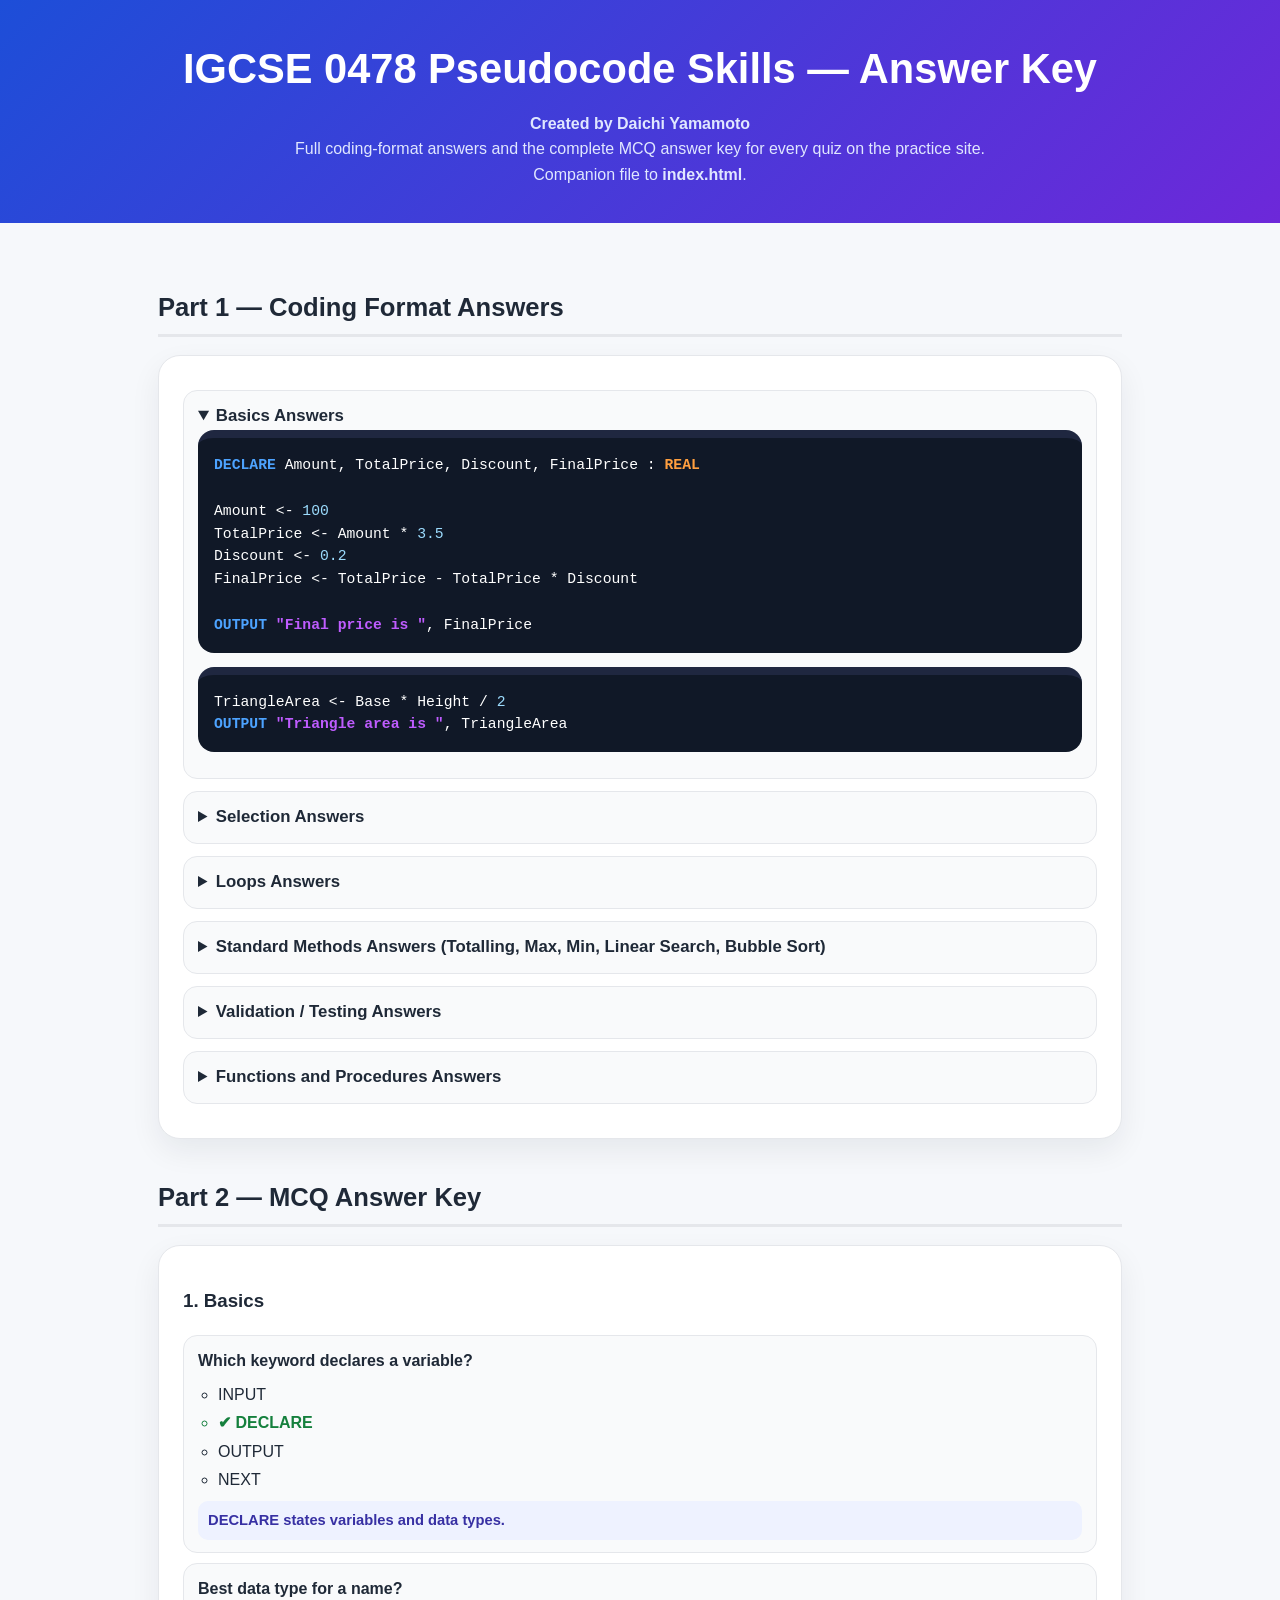
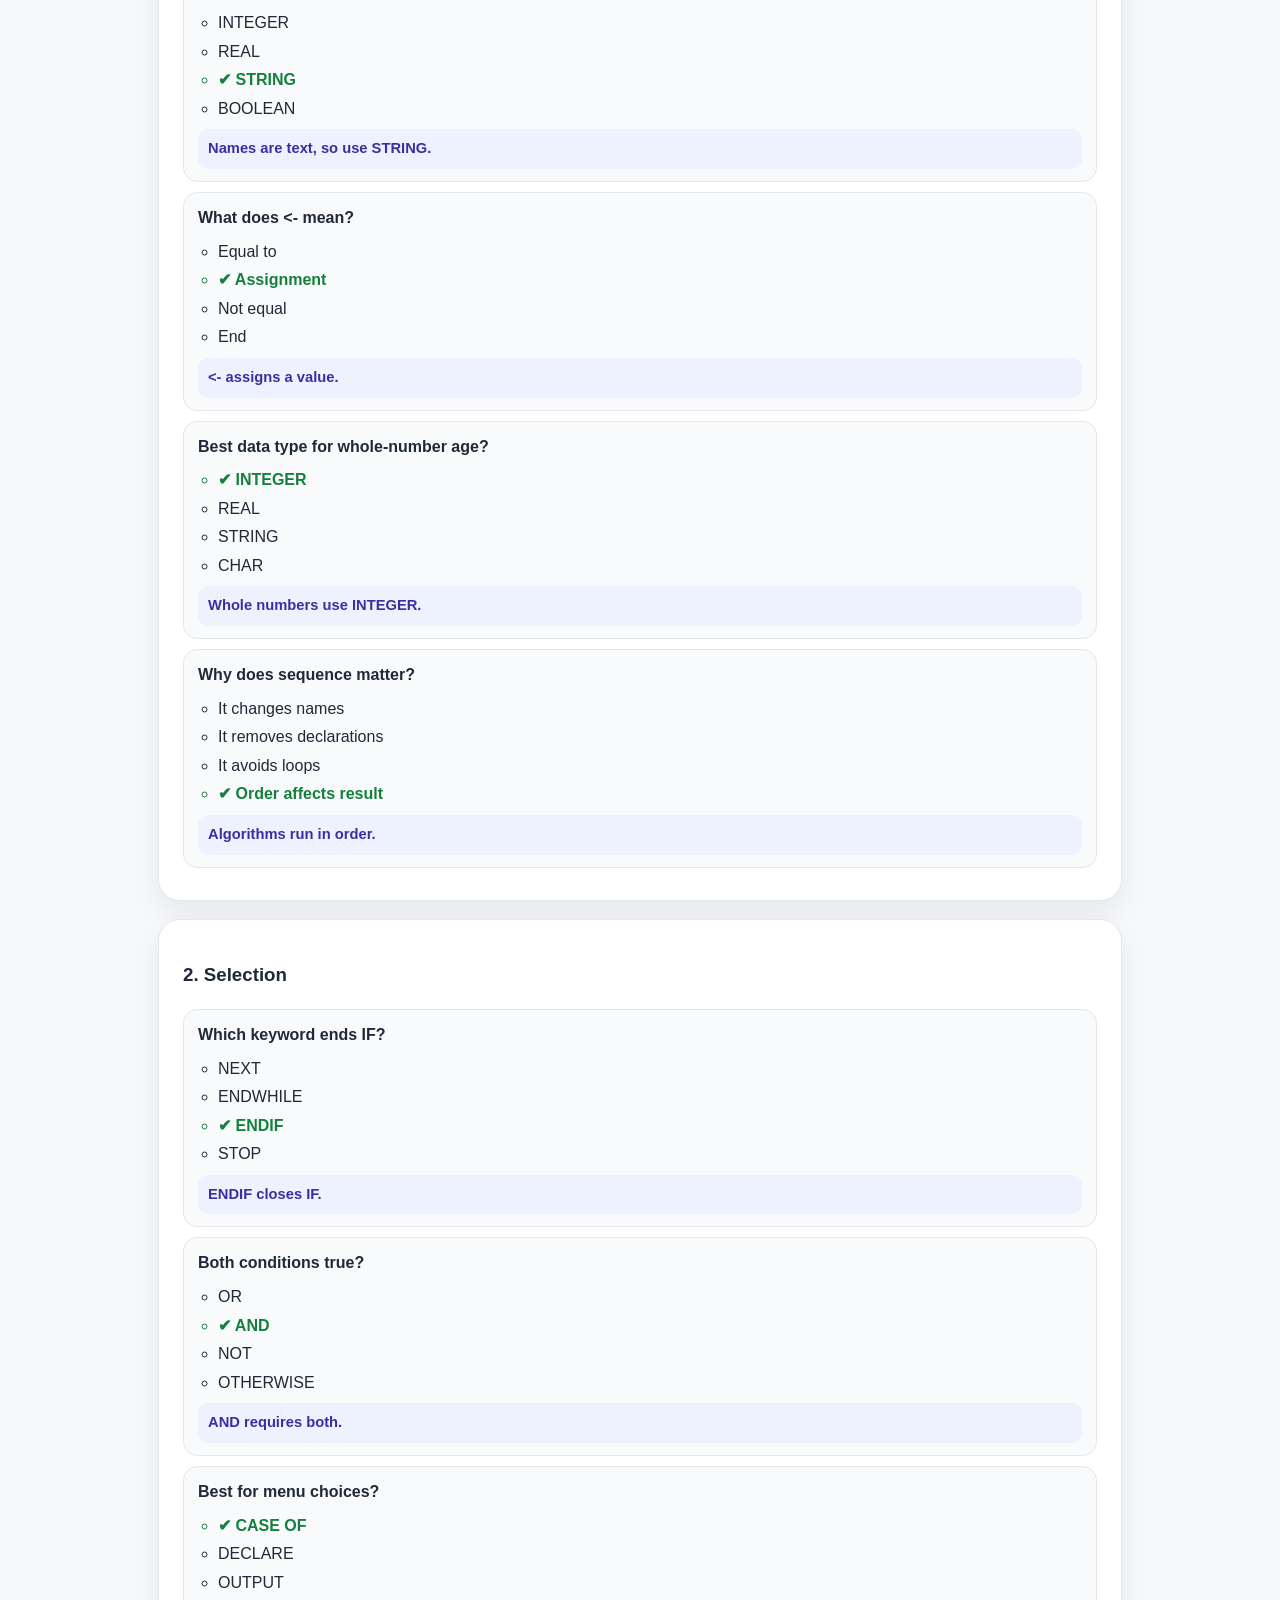
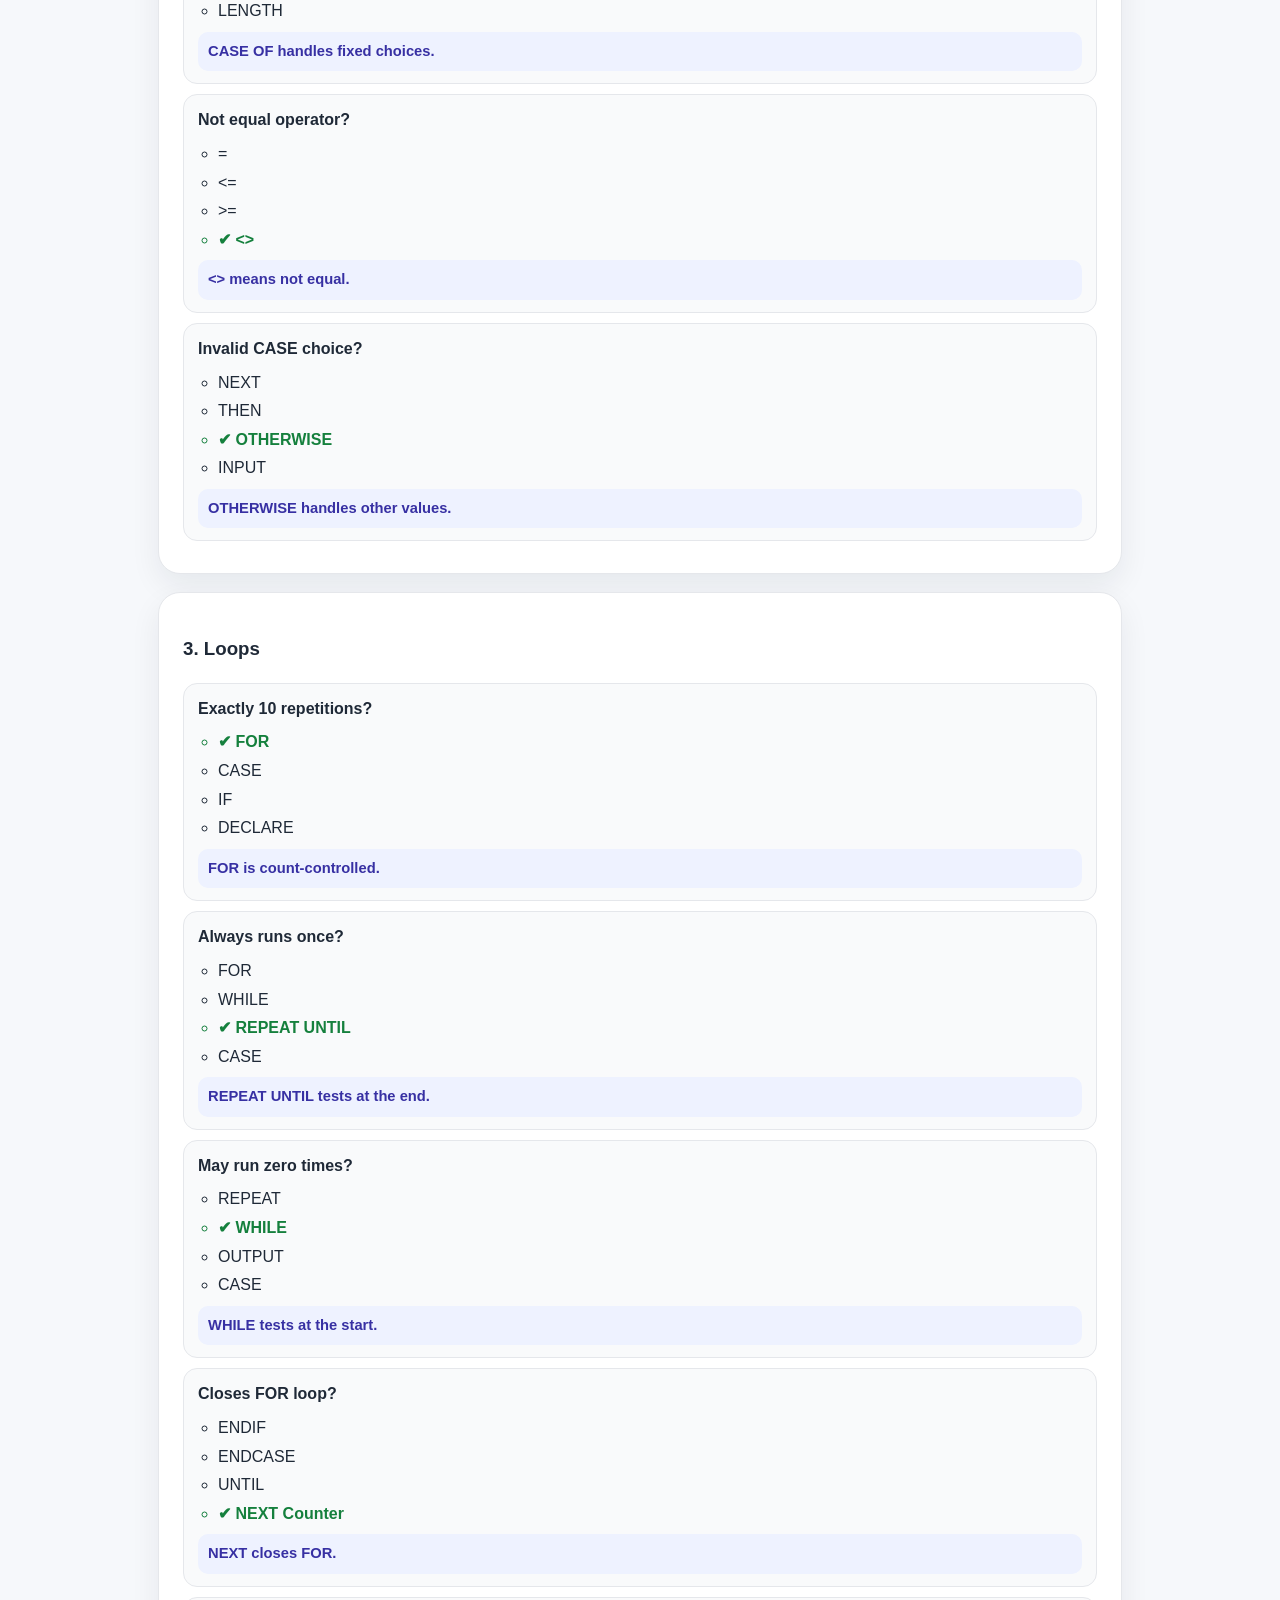
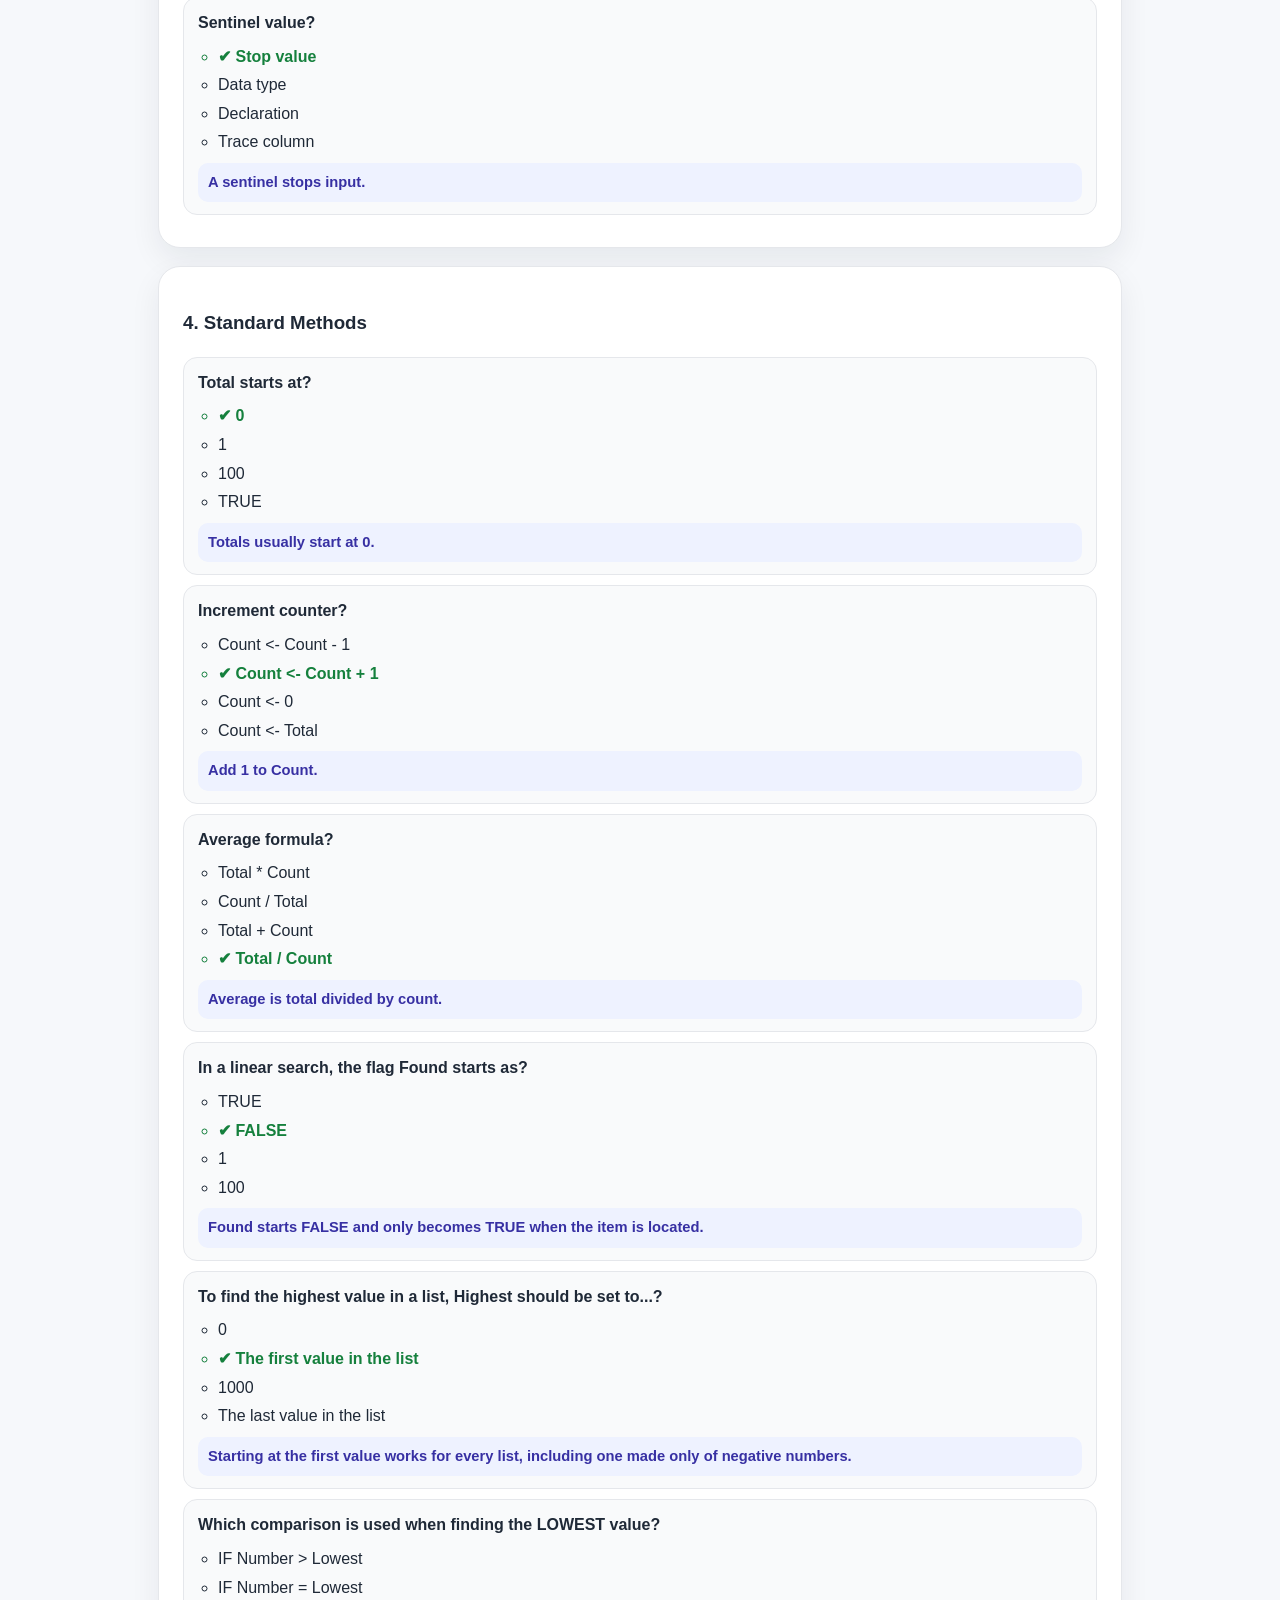
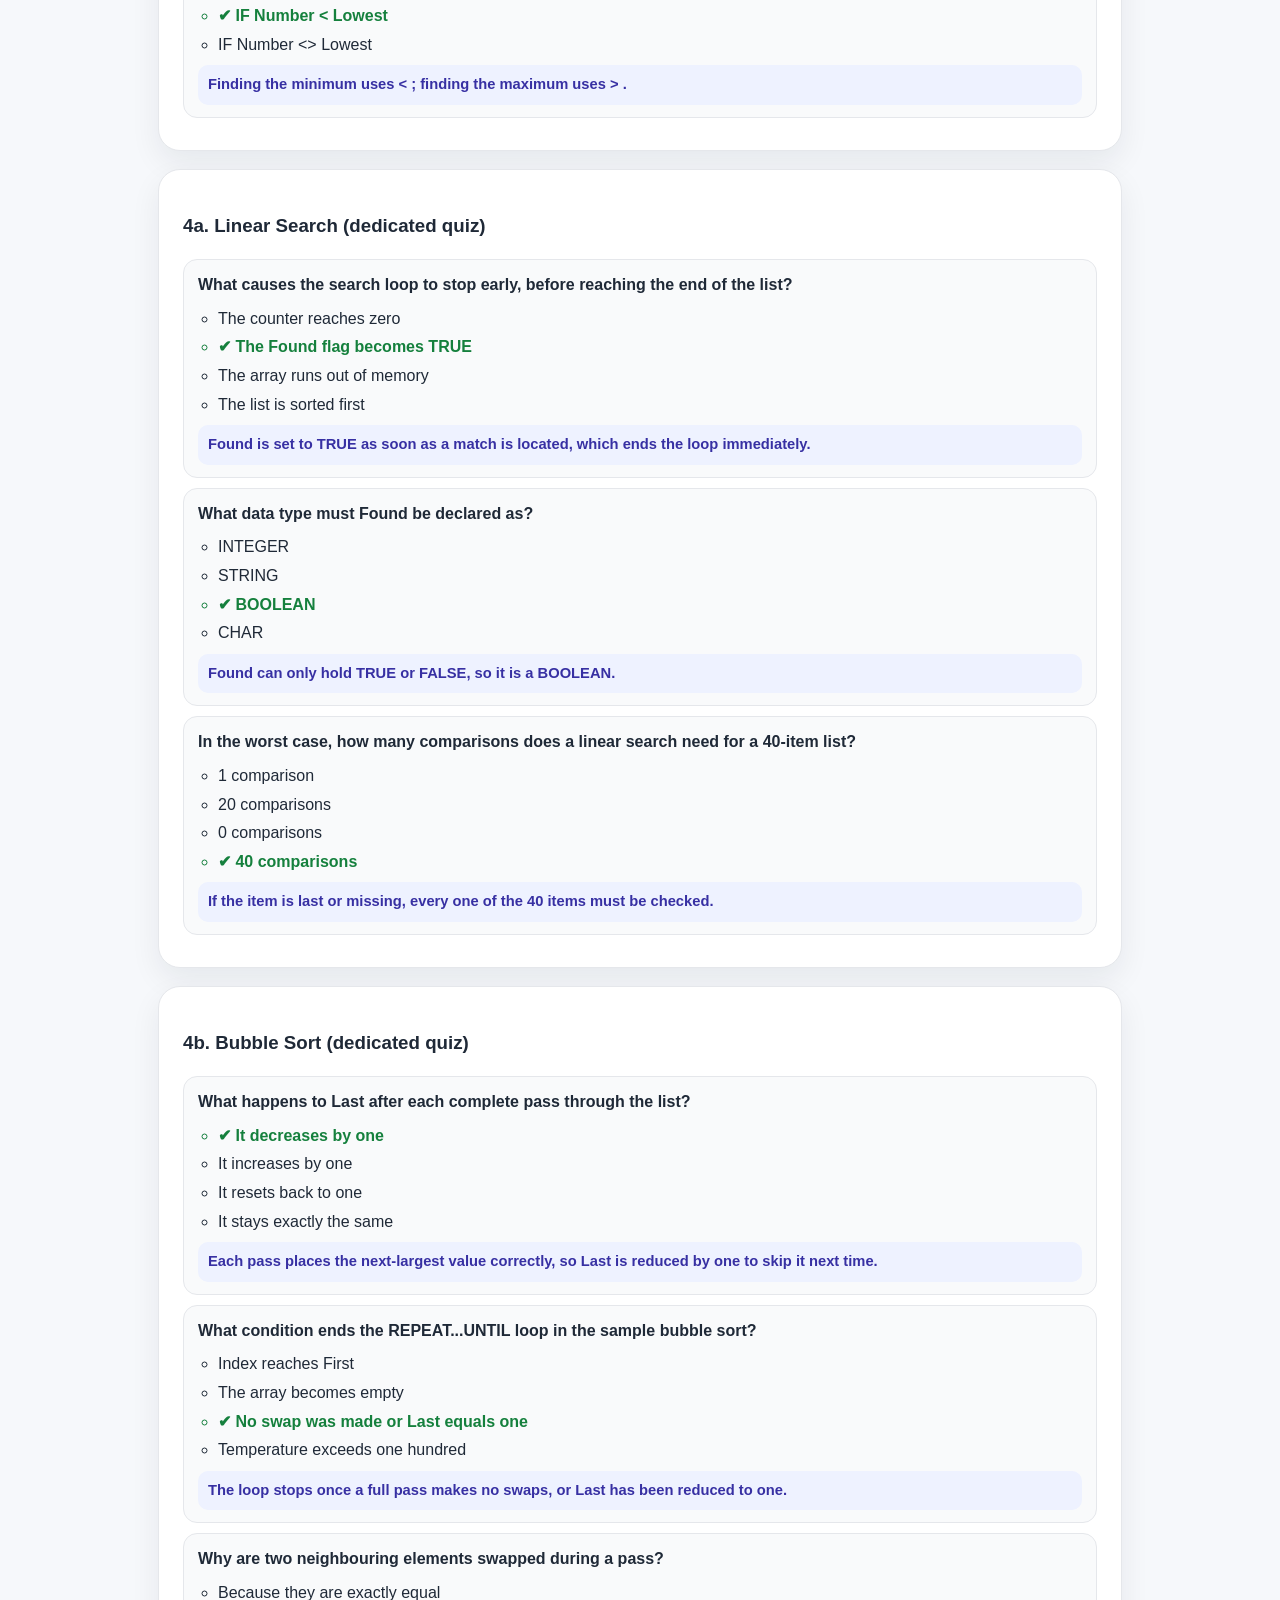
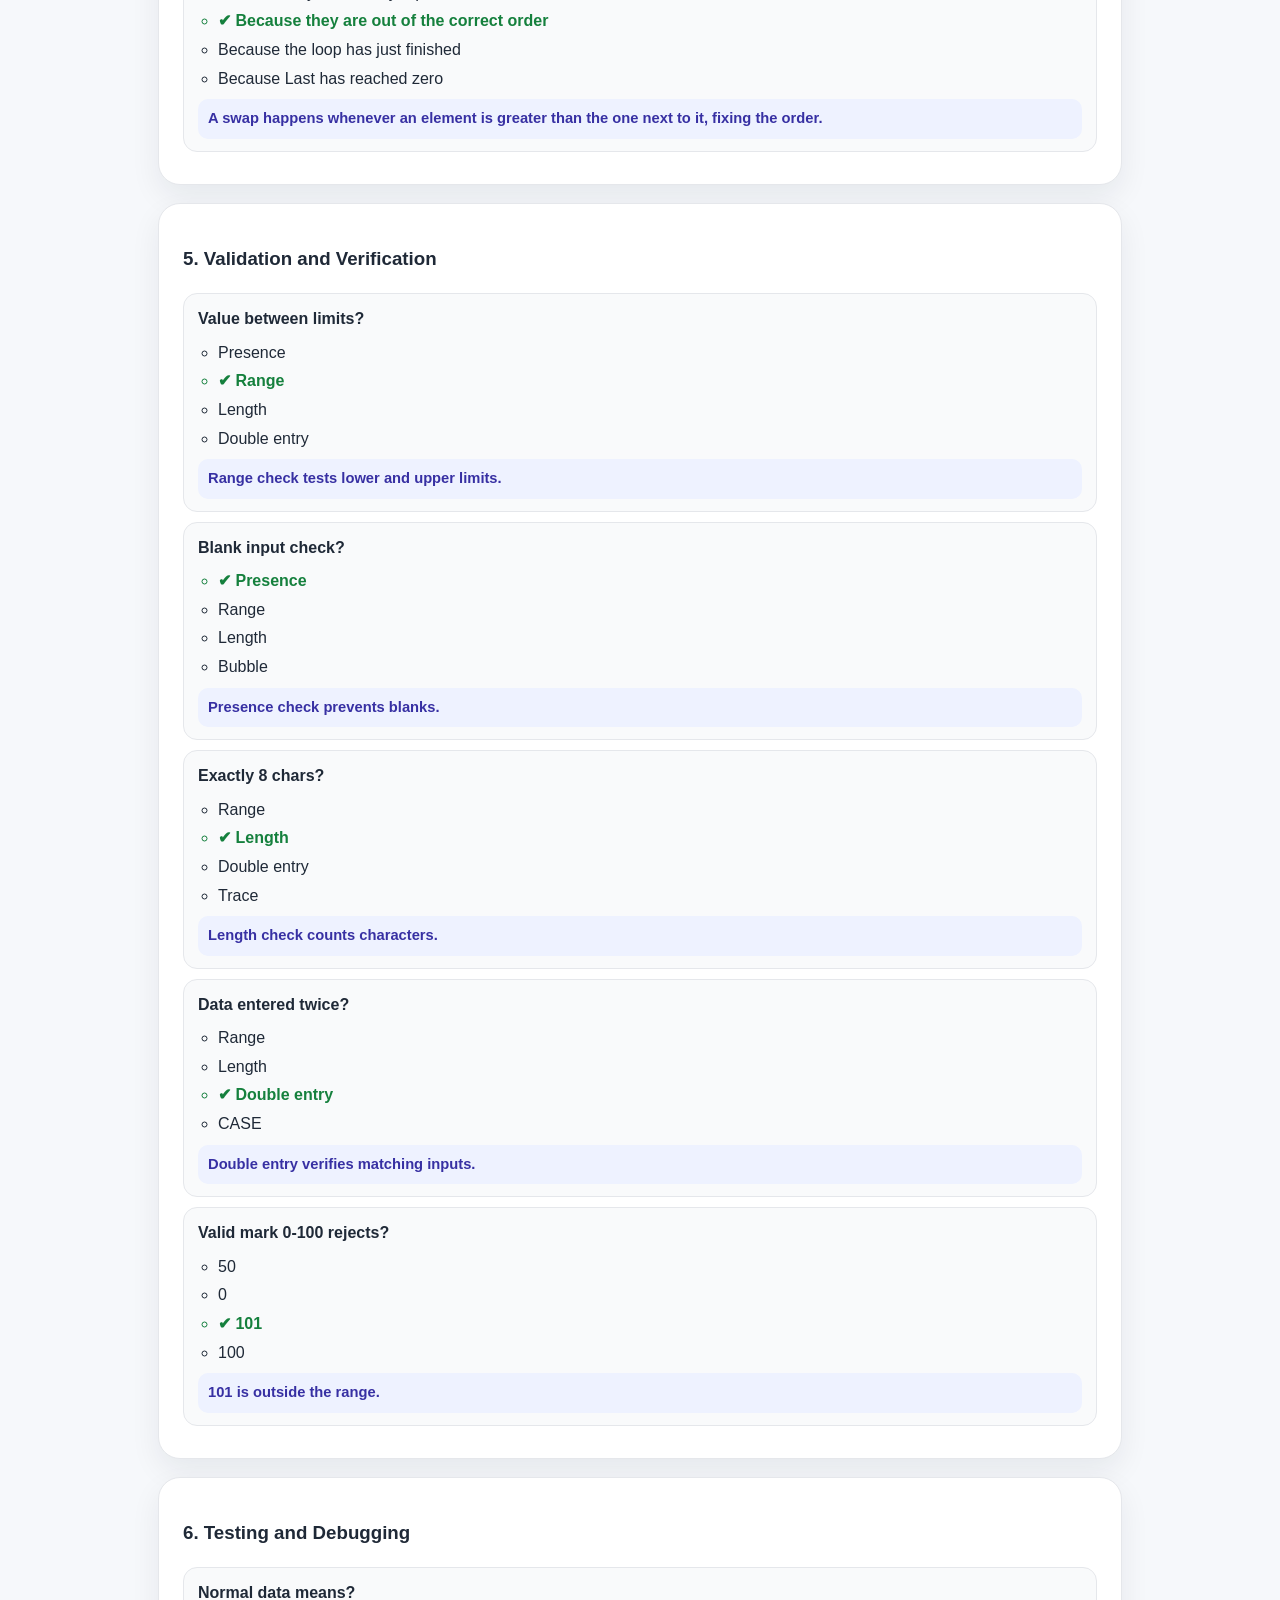
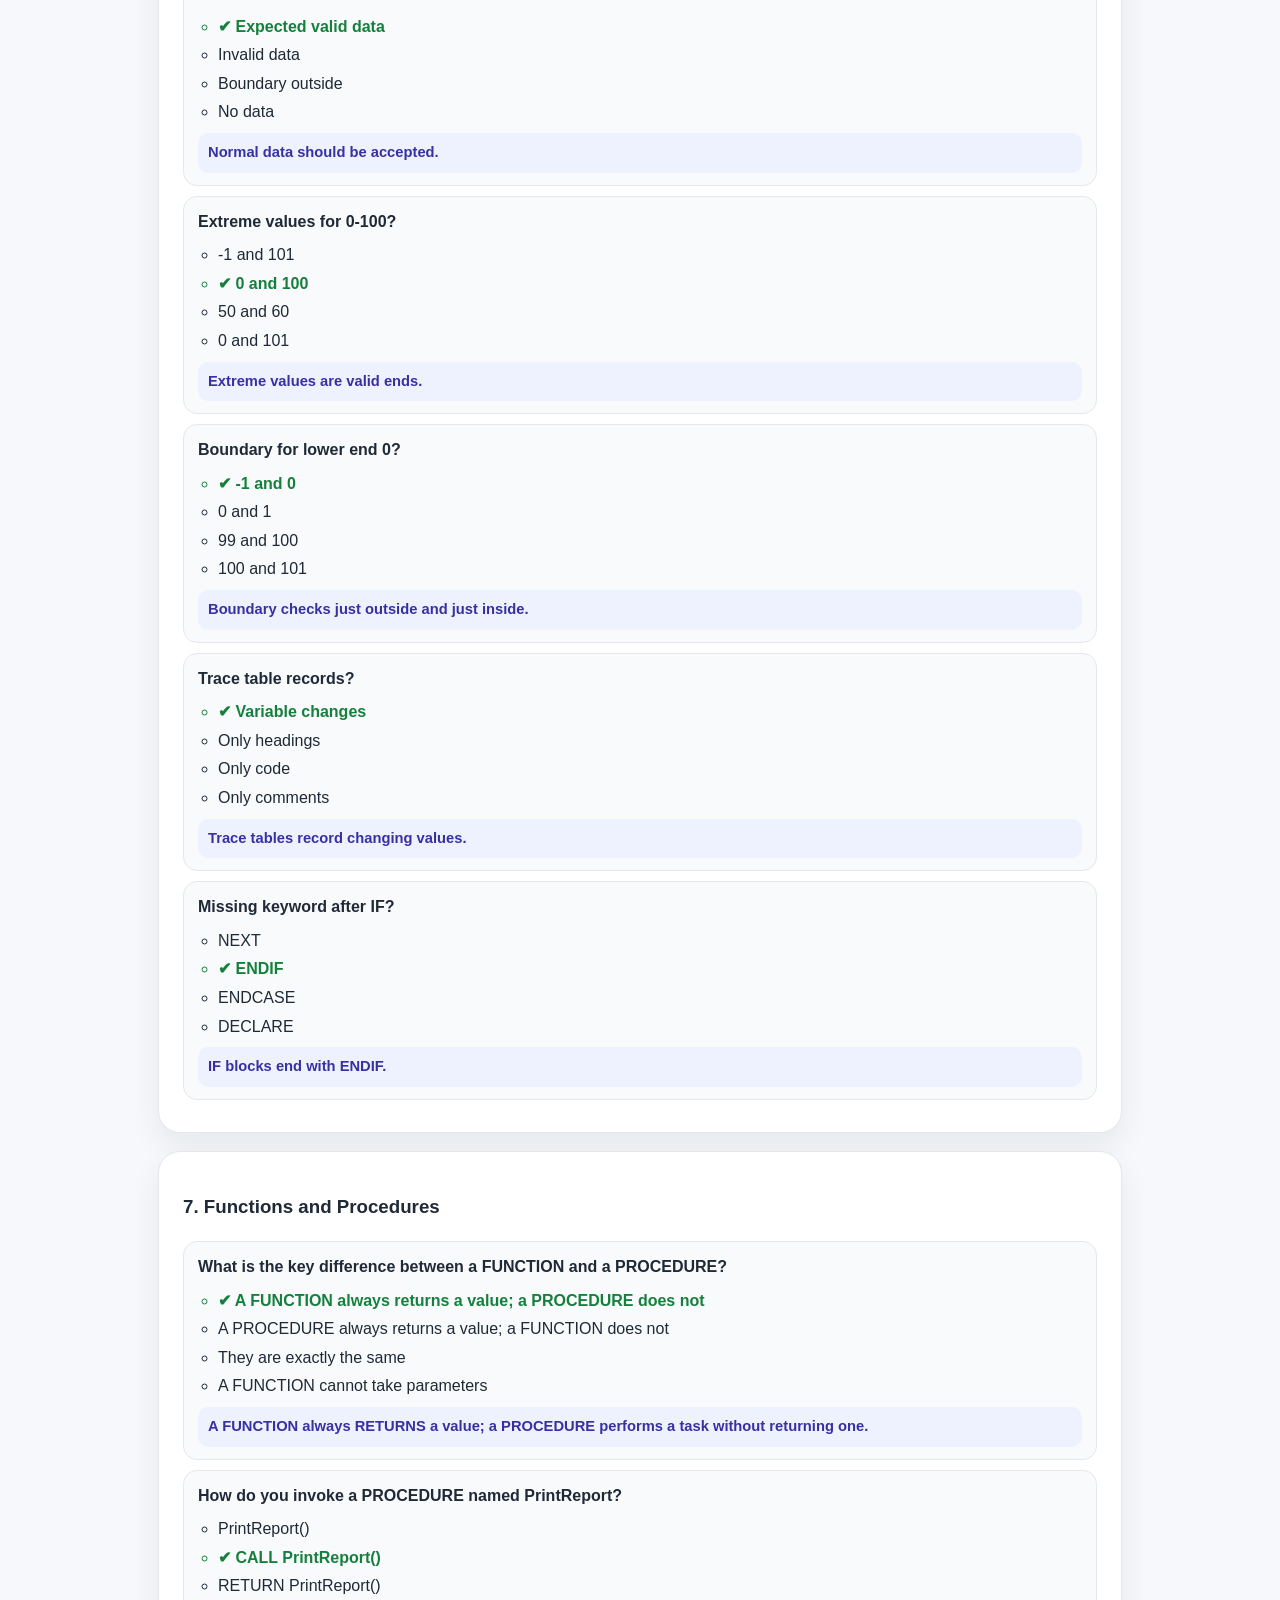
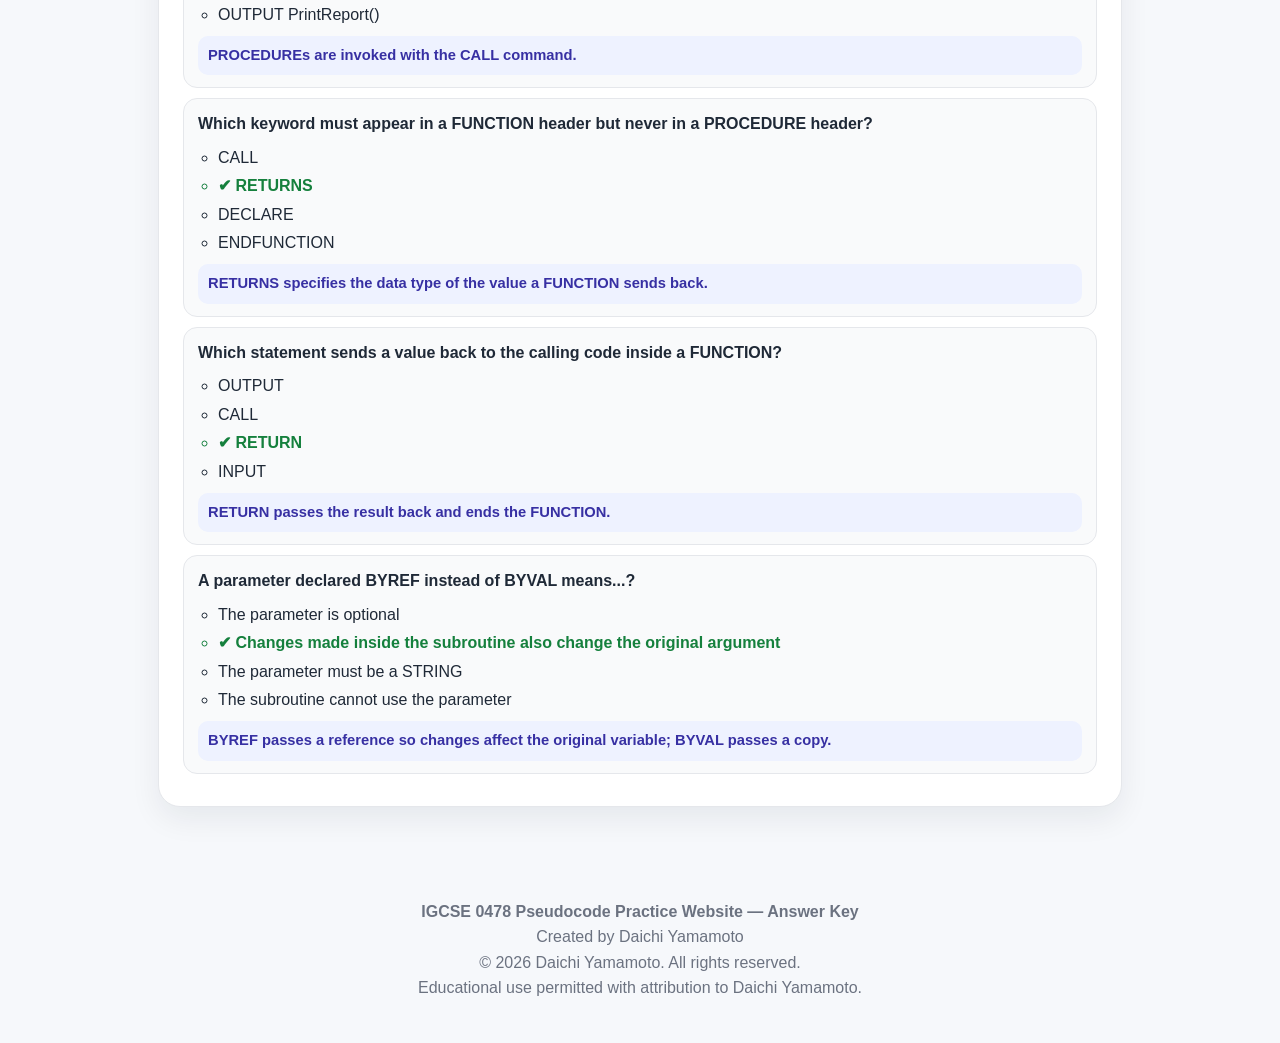
<file: Answers.html>
<!DOCTYPE html>
<html lang="en">
<head>
<meta charset="UTF-8">
<meta name="viewport" content="width=device-width, initial-scale=1.0">
<meta name="author" content="Daichi Yamamoto">
<meta name="copyright" content="© 2026 Daichi Yamamoto. All rights reserved.">
<title>IGCSE 0478 Pseudocode Skills Practice — Answer Key — Daichi Yamamoto</title>
<style>
:root{--bg:#f6f8fb;--text:#1f2937;--line:#e5e7eb;--blue:#dbeafe;--green:#dcfce7;--yellow:#fef3c7;--purple:#ede9fe;--red:#fee2e2;--orange:#ffedd5;--teal:#99f6e4;--dark:#101827;--top:#1f2740;--kw:#4da3ff;--type:#ff9f3f;--str:#bf5cff;--num:#9cdcfe}
*{box-sizing:border-box}body{margin:0;font-family:Arial,Helvetica,sans-serif;background:var(--bg);color:var(--text);line-height:1.6}header{background:linear-gradient(135deg,#1d4ed8,#6d28d9);color:white;text-align:center;padding:36px 20px}header h1{margin:0 0 8px;font-size:clamp(1.7rem,4vw,2.6rem)}header p{max-width:900px;margin:auto;color:#e0e7ff}.container{max-width:1000px;margin:auto;padding:26px 18px 60px}.section-title{font-size:1.6rem;margin:38px 0 14px;padding-bottom:6px;border-bottom:3px solid var(--line)}.answers,.mcq-section{background:white;border:1px solid var(--line);border-radius:22px;box-shadow:0 12px 30px rgba(15,23,42,.07);padding:22px 24px;margin-top:18px}pre{margin:0 0 14px;background:var(--dark);color:white;border-top:8px solid var(--top);border-radius:16px;padding:16px;overflow-x:visible;font-size:.92rem;line-height:1.55;white-space:pre-wrap;word-break:normal;overflow-wrap:anywhere}code{font-family:Consolas,Monaco,'Courier New',monospace;white-space:pre-wrap;word-break:normal;overflow-wrap:anywhere}.kw{color:var(--kw);font-weight:900}.type{color:var(--type);font-weight:900}.str{color:var(--str);font-weight:800}.num{color:var(--num)}.comment{color:#7f9a72;font-style:italic}details{border:1px solid var(--line);border-radius:14px;background:#f9fafb;padding:12px 14px;margin:12px 0;page-break-inside:avoid}summary{font-weight:900;cursor:pointer;font-size:1.05rem}.mcq-list{list-style:none;margin:0;padding:0}.mcq-item{border:1px solid var(--line);border-radius:14px;background:#f9fafb;padding:12px 14px;margin:10px 0;page-break-inside:avoid}.mcq-item p.q{font-weight:900;margin:0 0 8px}.mcq-item ul{margin:0 0 8px;padding-left:20px}.mcq-item li{margin:3px 0}.mcq-item li.correct{color:#15803d;font-weight:800}.mcq-item li.correct::before{content:"✔ "}.explain{color:#3730a3;background:#eef2ff;border-radius:10px;padding:8px 10px;font-size:.92rem;font-weight:700}footer{text-align:center;color:#6b7280;padding:32px}
@media print{header{background:#1d4ed8 !important;-webkit-print-color-adjust:exact;print-color-adjust:exact}.answers,.mcq-section{box-shadow:none;border:1px solid #ccc}}
</style>
</head>
<body>
<header><h1>IGCSE 0478 Pseudocode Skills — Answer Key</h1><p><strong>Created by Daichi Yamamoto</strong><br>Full coding-format answers and the complete MCQ answer key for every quiz on the practice site.<br>Companion file to <strong>index.html</strong>.</p></header>
<main class="container">

<h2 class="section-title">Part 1 — Coding Format Answers</h2>
<section class="answers">
<details open><summary>Basics Answers</summary><pre><code><span class="kw">DECLARE</span> Amount, TotalPrice, Discount, FinalPrice : <span class="type">REAL</span>

Amount &lt;- <span class="num">100</span>
TotalPrice &lt;- Amount * <span class="num">3.5</span>
Discount &lt;- <span class="num">0.2</span>
FinalPrice &lt;- TotalPrice - TotalPrice * Discount

<span class="kw">OUTPUT</span> <span class="str">"Final price is "</span>, FinalPrice</code></pre><pre><code>TriangleArea &lt;- Base * Height / <span class="num">2</span>
<span class="kw">OUTPUT</span> <span class="str">"Triangle area is "</span>, TriangleArea</code></pre></details>

<details><summary>Selection Answers</summary><pre><code><span class="kw">IF</span> Mark &gt;= <span class="num">50</span>
  <span class="kw">THEN</span>
    <span class="kw">OUTPUT</span> <span class="str">"Pass"</span>
  <span class="kw">ELSE</span>
    <span class="kw">OUTPUT</span> <span class="str">"Fail"</span>
<span class="kw">ENDIF</span></code></pre><pre><code><span class="kw">OTHERWISE OUTPUT</span> <span class="str">"Invalid choice"</span>
<span class="kw">ENDCASE</span></code></pre></details>

<details><summary>Loops Answers</summary><pre><code><span class="kw">FOR</span> Counter &lt;- <span class="num">1</span> <span class="kw">TO</span> <span class="num">10</span>
  <span class="kw">OUTPUT</span> Counter
<span class="kw">NEXT</span> Counter</code></pre><pre><code><span class="comment">// 8. REPEAT UNTIL</span>
Count &lt;- <span class="num">0</span>

<span class="kw">REPEAT</span>
  <span class="kw">INPUT</span> Item
  Count &lt;- Count + <span class="num">1</span>
<span class="kw">UNTIL</span> Item = <span class="str">"STOP"</span></code></pre><pre><code><span class="comment">// 9. WHILE</span>
Count &lt;- <span class="num">0</span>
<span class="kw">INPUT</span> Name

<span class="kw">WHILE</span> Name &lt;&gt; <span class="str">"STOP"</span> <span class="kw">DO</span>
  Count &lt;- Count + <span class="num">1</span>
  <span class="kw">INPUT</span> Name
<span class="kw">ENDWHILE</span></code></pre></details>

<details><summary>Standard Methods Answers (Totalling, Max, Min, Linear Search, Bubble Sort)</summary><pre><code><span class="comment">// 10. Totalling / Counting / Average</span>
Total &lt;- <span class="num">0</span>
Total &lt;- Total + Mark
Average &lt;- Total / <span class="num">5</span></code></pre><pre><code><span class="comment">// 11. Finding the Maximum</span>
<span class="kw">DECLARE</span> Counter, Mark, Highest : <span class="type">INTEGER</span>

<span class="kw">INPUT</span> Mark
Highest &lt;- Mark

<span class="kw">FOR</span> Counter &lt;- <span class="num">2</span> <span class="kw">TO</span> <span class="num">20</span>
  <span class="kw">INPUT</span> Mark
  <span class="kw">IF</span> Mark &gt; Highest
    <span class="kw">THEN</span>
      Highest &lt;- Mark
  <span class="kw">ENDIF</span>
<span class="kw">NEXT</span> Counter

<span class="kw">OUTPUT</span> <span class="str">"Highest mark is "</span>, Highest</code></pre><pre><code><span class="comment">// 12. Finding the Minimum</span>
<span class="kw">DECLARE</span> Counter : <span class="type">INTEGER</span>
<span class="kw">DECLARE</span> Price, Lowest : <span class="type">REAL</span>

<span class="kw">INPUT</span> Price
Lowest &lt;- Price

<span class="kw">FOR</span> Counter &lt;- <span class="num">2</span> <span class="kw">TO</span> <span class="num">12</span>
  <span class="kw">INPUT</span> Price
  <span class="kw">IF</span> Price &lt; Lowest
    <span class="kw">THEN</span>
      Lowest &lt;- Price
  <span class="kw">ENDIF</span>
<span class="kw">NEXT</span> Counter

<span class="kw">OUTPUT</span> <span class="str">"Cheapest price is "</span>, Lowest</code></pre><pre><code><span class="comment">// 13. Linear Search</span>
<span class="kw">DECLARE</span> Found : <span class="type">BOOLEAN</span>

Names[<span class="num">3</span>] &lt;- <span class="str">"Cara"</span>
Names[<span class="num">4</span>] &lt;- <span class="str">"Dan"</span>

Found &lt;- <span class="kw">FALSE</span>
Counter &lt;- <span class="num">1</span>

<span class="kw">WHILE</span> Counter &lt;= <span class="num">5</span> <span class="kw">AND</span> Found = <span class="kw">FALSE</span> <span class="kw">DO</span>
  <span class="kw">IF</span> Names[Counter] = SearchName
    <span class="kw">THEN</span>
      Found &lt;- <span class="kw">TRUE</span>
    <span class="kw">ELSE</span>
      Counter &lt;- Counter + <span class="num">1</span>
  <span class="kw">ENDIF</span>
<span class="kw">ENDWHILE</span></code></pre><pre><code><span class="comment">// 14. Bubble Sort</span>
Marks[<span class="num">3</span>] &lt;- <span class="num">72</span>
Marks[<span class="num">4</span>] &lt;- <span class="num">51</span>

Swap &lt;- <span class="kw">FALSE</span>
<span class="kw">FOR</span> Index &lt;- First <span class="kw">TO</span> Last - <span class="num">1</span>
  <span class="kw">IF</span> Marks[Index] &gt; Marks[Index + <span class="num">1</span>]
    <span class="kw">THEN</span>
      Temp &lt;- Marks[Index]
      Marks[Index] &lt;- Marks[Index + <span class="num">1</span>]
      Marks[Index + <span class="num">1</span>] &lt;- Temp
      Swap &lt;- <span class="kw">TRUE</span>
  <span class="kw">ENDIF</span>
<span class="kw">NEXT</span> Index
Last &lt;- Last - <span class="num">1</span>
<span class="kw">UNTIL</span> (<span class="kw">NOT</span> Swap) <span class="kw">OR</span> Last = <span class="num">1</span>

<span class="kw">FOR</span> Index &lt;- <span class="num">1</span> <span class="kw">TO</span> <span class="num">8</span>
  <span class="kw">OUTPUT</span> Marks[Index]
<span class="kw">NEXT</span> Index</code></pre></details>

<details><summary>Validation / Testing Answers</summary><pre><code><span class="kw">IF</span> Age &lt; <span class="num">7</span> <span class="kw">OR</span> Age &gt; <span class="num">12</span>
  <span class="kw">THEN</span>
    <span class="kw">OUTPUT</span> <span class="str">"Invalid"</span>
<span class="kw">ENDIF</span></code></pre><pre><code>Boundary data for 110 to 150:
<span class="num">109</span>, <span class="num">110</span>, <span class="num">150</span>, <span class="num">151</span></code></pre></details>

<details><summary>Functions and Procedures Answers</summary><pre><code><span class="kw">PROCEDURE</span> AddNumbers(Num1 : <span class="type">INTEGER</span>, Num2 : <span class="type">INTEGER</span>)
  <span class="kw">OUTPUT</span> Num1 + Num2
<span class="kw">ENDPROCEDURE</span>

<span class="kw">CALL</span> AddNumbers(<span class="num">3</span>, <span class="num">4</span>)</code></pre><pre><code><span class="kw">FUNCTION</span> AddNumbers(Num1 : <span class="type">INTEGER</span>, Num2 : <span class="type">INTEGER</span>) <span class="kw">RETURNS</span> <span class="type">INTEGER</span>
  <span class="kw">RETURN</span> Num1 + Num2
<span class="kw">ENDFUNCTION</span>

Total &lt;- AddNumbers(<span class="num">3</span>, <span class="num">4</span>)</code></pre></details>
</section>

<h2 class="section-title">Part 2 — MCQ Answer Key</h2>

<section class="mcq-section"><h3>1. Basics</h3><ol class="mcq-list">
<li class="mcq-item"><p class="q">Which keyword declares a variable?</p><ul><li>INPUT</li><li class="correct">DECLARE</li><li>OUTPUT</li><li>NEXT</li></ul><div class="explain">DECLARE states variables and data types.</div></li>
<li class="mcq-item"><p class="q">Best data type for a name?</p><ul><li>INTEGER</li><li>REAL</li><li class="correct">STRING</li><li>BOOLEAN</li></ul><div class="explain">Names are text, so use STRING.</div></li>
<li class="mcq-item"><p class="q">What does &lt;- mean?</p><ul><li>Equal to</li><li class="correct">Assignment</li><li>Not equal</li><li>End</li></ul><div class="explain">&lt;- assigns a value.</div></li>
<li class="mcq-item"><p class="q">Best data type for whole-number age?</p><ul><li class="correct">INTEGER</li><li>REAL</li><li>STRING</li><li>CHAR</li></ul><div class="explain">Whole numbers use INTEGER.</div></li>
<li class="mcq-item"><p class="q">Why does sequence matter?</p><ul><li>It changes names</li><li>It removes declarations</li><li>It avoids loops</li><li class="correct">Order affects result</li></ul><div class="explain">Algorithms run in order.</div></li>
</ol></section>

<section class="mcq-section"><h3>2. Selection</h3><ol class="mcq-list">
<li class="mcq-item"><p class="q">Which keyword ends IF?</p><ul><li>NEXT</li><li>ENDWHILE</li><li class="correct">ENDIF</li><li>STOP</li></ul><div class="explain">ENDIF closes IF.</div></li>
<li class="mcq-item"><p class="q">Both conditions true?</p><ul><li>OR</li><li class="correct">AND</li><li>NOT</li><li>OTHERWISE</li></ul><div class="explain">AND requires both.</div></li>
<li class="mcq-item"><p class="q">Best for menu choices?</p><ul><li class="correct">CASE OF</li><li>DECLARE</li><li>OUTPUT</li><li>LENGTH</li></ul><div class="explain">CASE OF handles fixed choices.</div></li>
<li class="mcq-item"><p class="q">Not equal operator?</p><ul><li>=</li><li>&lt;=</li><li>&gt;=</li><li class="correct">&lt;&gt;</li></ul><div class="explain">&lt;&gt; means not equal.</div></li>
<li class="mcq-item"><p class="q">Invalid CASE choice?</p><ul><li>NEXT</li><li>THEN</li><li class="correct">OTHERWISE</li><li>INPUT</li></ul><div class="explain">OTHERWISE handles other values.</div></li>
</ol></section>

<section class="mcq-section"><h3>3. Loops</h3><ol class="mcq-list">
<li class="mcq-item"><p class="q">Exactly 10 repetitions?</p><ul><li class="correct">FOR</li><li>CASE</li><li>IF</li><li>DECLARE</li></ul><div class="explain">FOR is count-controlled.</div></li>
<li class="mcq-item"><p class="q">Always runs once?</p><ul><li>FOR</li><li>WHILE</li><li class="correct">REPEAT UNTIL</li><li>CASE</li></ul><div class="explain">REPEAT UNTIL tests at the end.</div></li>
<li class="mcq-item"><p class="q">May run zero times?</p><ul><li>REPEAT</li><li class="correct">WHILE</li><li>OUTPUT</li><li>CASE</li></ul><div class="explain">WHILE tests at the start.</div></li>
<li class="mcq-item"><p class="q">Closes FOR loop?</p><ul><li>ENDIF</li><li>ENDCASE</li><li>UNTIL</li><li class="correct">NEXT Counter</li></ul><div class="explain">NEXT closes FOR.</div></li>
<li class="mcq-item"><p class="q">Sentinel value?</p><ul><li class="correct">Stop value</li><li>Data type</li><li>Declaration</li><li>Trace column</li></ul><div class="explain">A sentinel stops input.</div></li>
</ol></section>

<section class="mcq-section"><h3>4. Standard Methods</h3><ol class="mcq-list">
<li class="mcq-item"><p class="q">Total starts at?</p><ul><li class="correct">0</li><li>1</li><li>100</li><li>TRUE</li></ul><div class="explain">Totals usually start at 0.</div></li>
<li class="mcq-item"><p class="q">Increment counter?</p><ul><li>Count &lt;- Count - 1</li><li class="correct">Count &lt;- Count + 1</li><li>Count &lt;- 0</li><li>Count &lt;- Total</li></ul><div class="explain">Add 1 to Count.</div></li>
<li class="mcq-item"><p class="q">Average formula?</p><ul><li>Total * Count</li><li>Count / Total</li><li>Total + Count</li><li class="correct">Total / Count</li></ul><div class="explain">Average is total divided by count.</div></li>
<li class="mcq-item"><p class="q">In a linear search, the flag Found starts as?</p><ul><li>TRUE</li><li class="correct">FALSE</li><li>1</li><li>100</li></ul><div class="explain">Found starts FALSE and only becomes TRUE when the item is located.</div></li>
<li class="mcq-item"><p class="q">To find the highest value in a list, Highest should be set to...?</p><ul><li>0</li><li class="correct">The first value in the list</li><li>1000</li><li>The last value in the list</li></ul><div class="explain">Starting at the first value works for every list, including one made only of negative numbers.</div></li>
<li class="mcq-item"><p class="q">Which comparison is used when finding the LOWEST value?</p><ul><li>IF Number &gt; Lowest</li><li>IF Number = Lowest</li><li class="correct">IF Number &lt; Lowest</li><li>IF Number &lt;&gt; Lowest</li></ul><div class="explain">Finding the minimum uses &lt; ; finding the maximum uses &gt; .</div></li>
</ol></section>

<section class="mcq-section"><h3>4a. Linear Search (dedicated quiz)</h3><ol class="mcq-list">
<li class="mcq-item"><p class="q">What causes the search loop to stop early, before reaching the end of the list?</p><ul><li>The counter reaches zero</li><li class="correct">The Found flag becomes TRUE</li><li>The array runs out of memory</li><li>The list is sorted first</li></ul><div class="explain">Found is set to TRUE as soon as a match is located, which ends the loop immediately.</div></li>
<li class="mcq-item"><p class="q">What data type must Found be declared as?</p><ul><li>INTEGER</li><li>STRING</li><li class="correct">BOOLEAN</li><li>CHAR</li></ul><div class="explain">Found can only hold TRUE or FALSE, so it is a BOOLEAN.</div></li>
<li class="mcq-item"><p class="q">In the worst case, how many comparisons does a linear search need for a 40-item list?</p><ul><li>1 comparison</li><li>20 comparisons</li><li>0 comparisons</li><li class="correct">40 comparisons</li></ul><div class="explain">If the item is last or missing, every one of the 40 items must be checked.</div></li>
</ol></section>

<section class="mcq-section"><h3>4b. Bubble Sort (dedicated quiz)</h3><ol class="mcq-list">
<li class="mcq-item"><p class="q">What happens to Last after each complete pass through the list?</p><ul><li class="correct">It decreases by one</li><li>It increases by one</li><li>It resets back to one</li><li>It stays exactly the same</li></ul><div class="explain">Each pass places the next-largest value correctly, so Last is reduced by one to skip it next time.</div></li>
<li class="mcq-item"><p class="q">What condition ends the REPEAT...UNTIL loop in the sample bubble sort?</p><ul><li>Index reaches First</li><li>The array becomes empty</li><li class="correct">No swap was made or Last equals one</li><li>Temperature exceeds one hundred</li></ul><div class="explain">The loop stops once a full pass makes no swaps, or Last has been reduced to one.</div></li>
<li class="mcq-item"><p class="q">Why are two neighbouring elements swapped during a pass?</p><ul><li>Because they are exactly equal</li><li class="correct">Because they are out of the correct order</li><li>Because the loop has just finished</li><li>Because Last has reached zero</li></ul><div class="explain">A swap happens whenever an element is greater than the one next to it, fixing the order.</div></li>
</ol></section>

<section class="mcq-section"><h3>5. Validation and Verification</h3><ol class="mcq-list">
<li class="mcq-item"><p class="q">Value between limits?</p><ul><li>Presence</li><li class="correct">Range</li><li>Length</li><li>Double entry</li></ul><div class="explain">Range check tests lower and upper limits.</div></li>
<li class="mcq-item"><p class="q">Blank input check?</p><ul><li class="correct">Presence</li><li>Range</li><li>Length</li><li>Bubble</li></ul><div class="explain">Presence check prevents blanks.</div></li>
<li class="mcq-item"><p class="q">Exactly 8 chars?</p><ul><li>Range</li><li class="correct">Length</li><li>Double entry</li><li>Trace</li></ul><div class="explain">Length check counts characters.</div></li>
<li class="mcq-item"><p class="q">Data entered twice?</p><ul><li>Range</li><li>Length</li><li class="correct">Double entry</li><li>CASE</li></ul><div class="explain">Double entry verifies matching inputs.</div></li>
<li class="mcq-item"><p class="q">Valid mark 0-100 rejects?</p><ul><li>50</li><li>0</li><li class="correct">101</li><li>100</li></ul><div class="explain">101 is outside the range.</div></li>
</ol></section>

<section class="mcq-section"><h3>6. Testing and Debugging</h3><ol class="mcq-list">
<li class="mcq-item"><p class="q">Normal data means?</p><ul><li class="correct">Expected valid data</li><li>Invalid data</li><li>Boundary outside</li><li>No data</li></ul><div class="explain">Normal data should be accepted.</div></li>
<li class="mcq-item"><p class="q">Extreme values for 0-100?</p><ul><li>-1 and 101</li><li class="correct">0 and 100</li><li>50 and 60</li><li>0 and 101</li></ul><div class="explain">Extreme values are valid ends.</div></li>
<li class="mcq-item"><p class="q">Boundary for lower end 0?</p><ul><li class="correct">-1 and 0</li><li>0 and 1</li><li>99 and 100</li><li>100 and 101</li></ul><div class="explain">Boundary checks just outside and just inside.</div></li>
<li class="mcq-item"><p class="q">Trace table records?</p><ul><li class="correct">Variable changes</li><li>Only headings</li><li>Only code</li><li>Only comments</li></ul><div class="explain">Trace tables record changing values.</div></li>
<li class="mcq-item"><p class="q">Missing keyword after IF?</p><ul><li>NEXT</li><li class="correct">ENDIF</li><li>ENDCASE</li><li>DECLARE</li></ul><div class="explain">IF blocks end with ENDIF.</div></li>
</ol></section>

<section class="mcq-section"><h3>7. Functions and Procedures</h3><ol class="mcq-list">
<li class="mcq-item"><p class="q">What is the key difference between a FUNCTION and a PROCEDURE?</p><ul><li class="correct">A FUNCTION always returns a value; a PROCEDURE does not</li><li>A PROCEDURE always returns a value; a FUNCTION does not</li><li>They are exactly the same</li><li>A FUNCTION cannot take parameters</li></ul><div class="explain">A FUNCTION always RETURNS a value; a PROCEDURE performs a task without returning one.</div></li>
<li class="mcq-item"><p class="q">How do you invoke a PROCEDURE named PrintReport?</p><ul><li>PrintReport()</li><li class="correct">CALL PrintReport()</li><li>RETURN PrintReport()</li><li>OUTPUT PrintReport()</li></ul><div class="explain">PROCEDUREs are invoked with the CALL command.</div></li>
<li class="mcq-item"><p class="q">Which keyword must appear in a FUNCTION header but never in a PROCEDURE header?</p><ul><li>CALL</li><li class="correct">RETURNS</li><li>DECLARE</li><li>ENDFUNCTION</li></ul><div class="explain">RETURNS specifies the data type of the value a FUNCTION sends back.</div></li>
<li class="mcq-item"><p class="q">Which statement sends a value back to the calling code inside a FUNCTION?</p><ul><li>OUTPUT</li><li>CALL</li><li class="correct">RETURN</li><li>INPUT</li></ul><div class="explain">RETURN passes the result back and ends the FUNCTION.</div></li>
<li class="mcq-item"><p class="q">A parameter declared BYREF instead of BYVAL means...?</p><ul><li>The parameter is optional</li><li class="correct">Changes made inside the subroutine also change the original argument</li><li>The parameter must be a STRING</li><li>The subroutine cannot use the parameter</li></ul><div class="explain">BYREF passes a reference so changes affect the original variable; BYVAL passes a copy.</div></li>
</ol></section>

</main>
<footer>
  <strong>IGCSE 0478 Pseudocode Practice Website — Answer Key</strong><br>
  Created by Daichi Yamamoto<br>
  © 2026 Daichi Yamamoto. All rights reserved.<br>
  Educational use permitted with attribution to Daichi Yamamoto.
</footer>
</body>
</html>
</file>
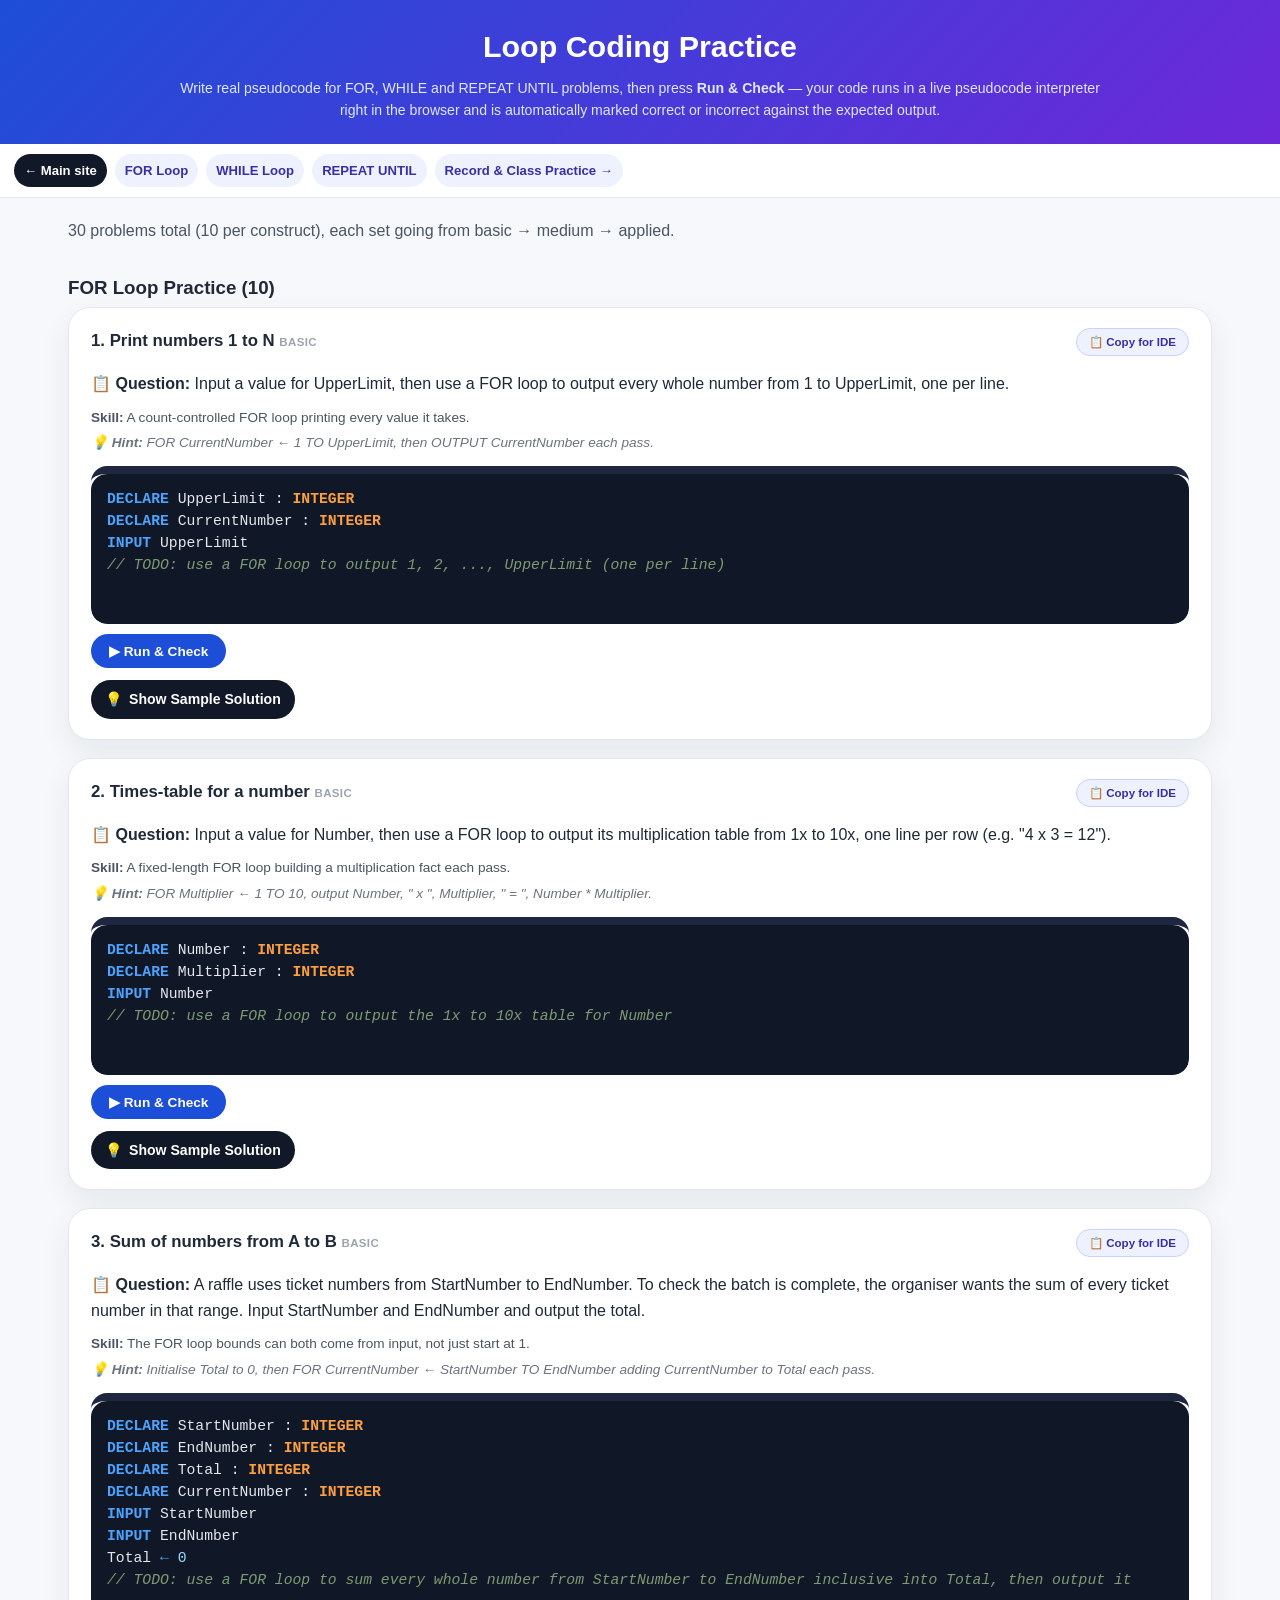
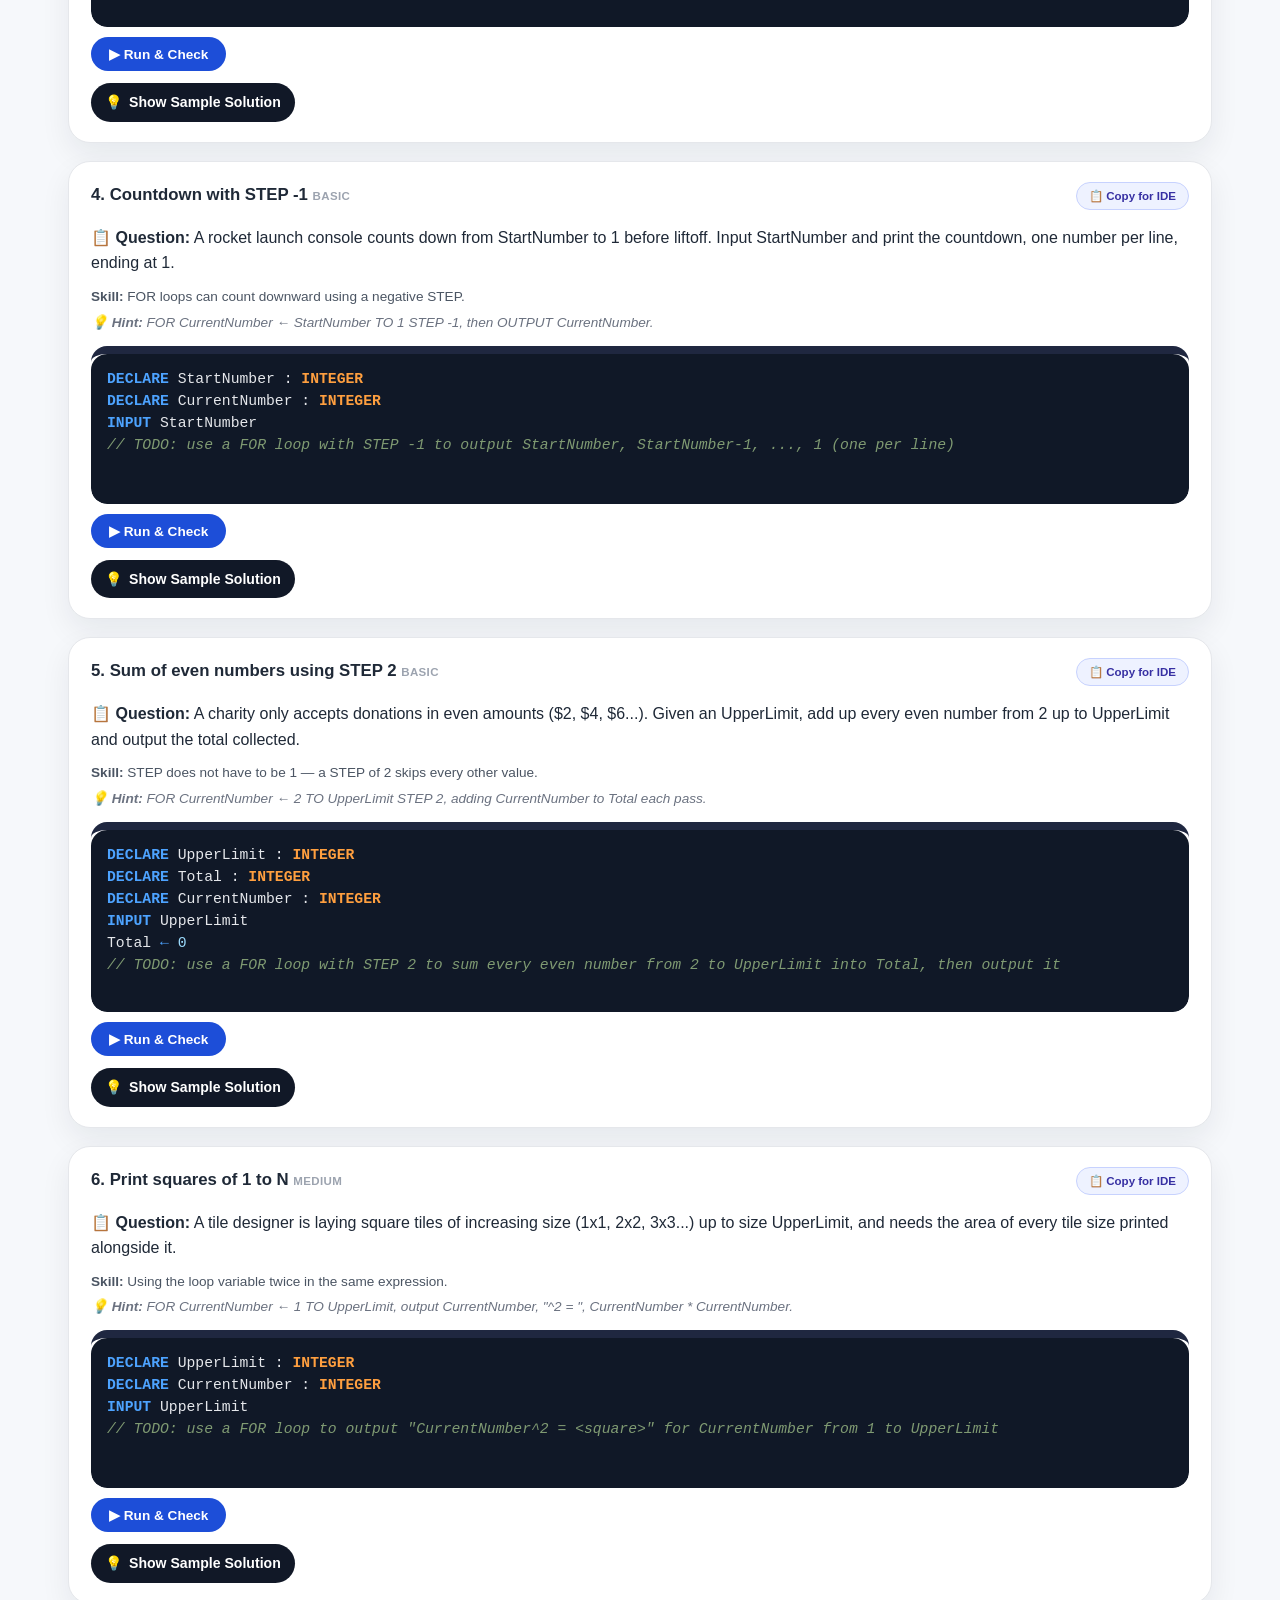
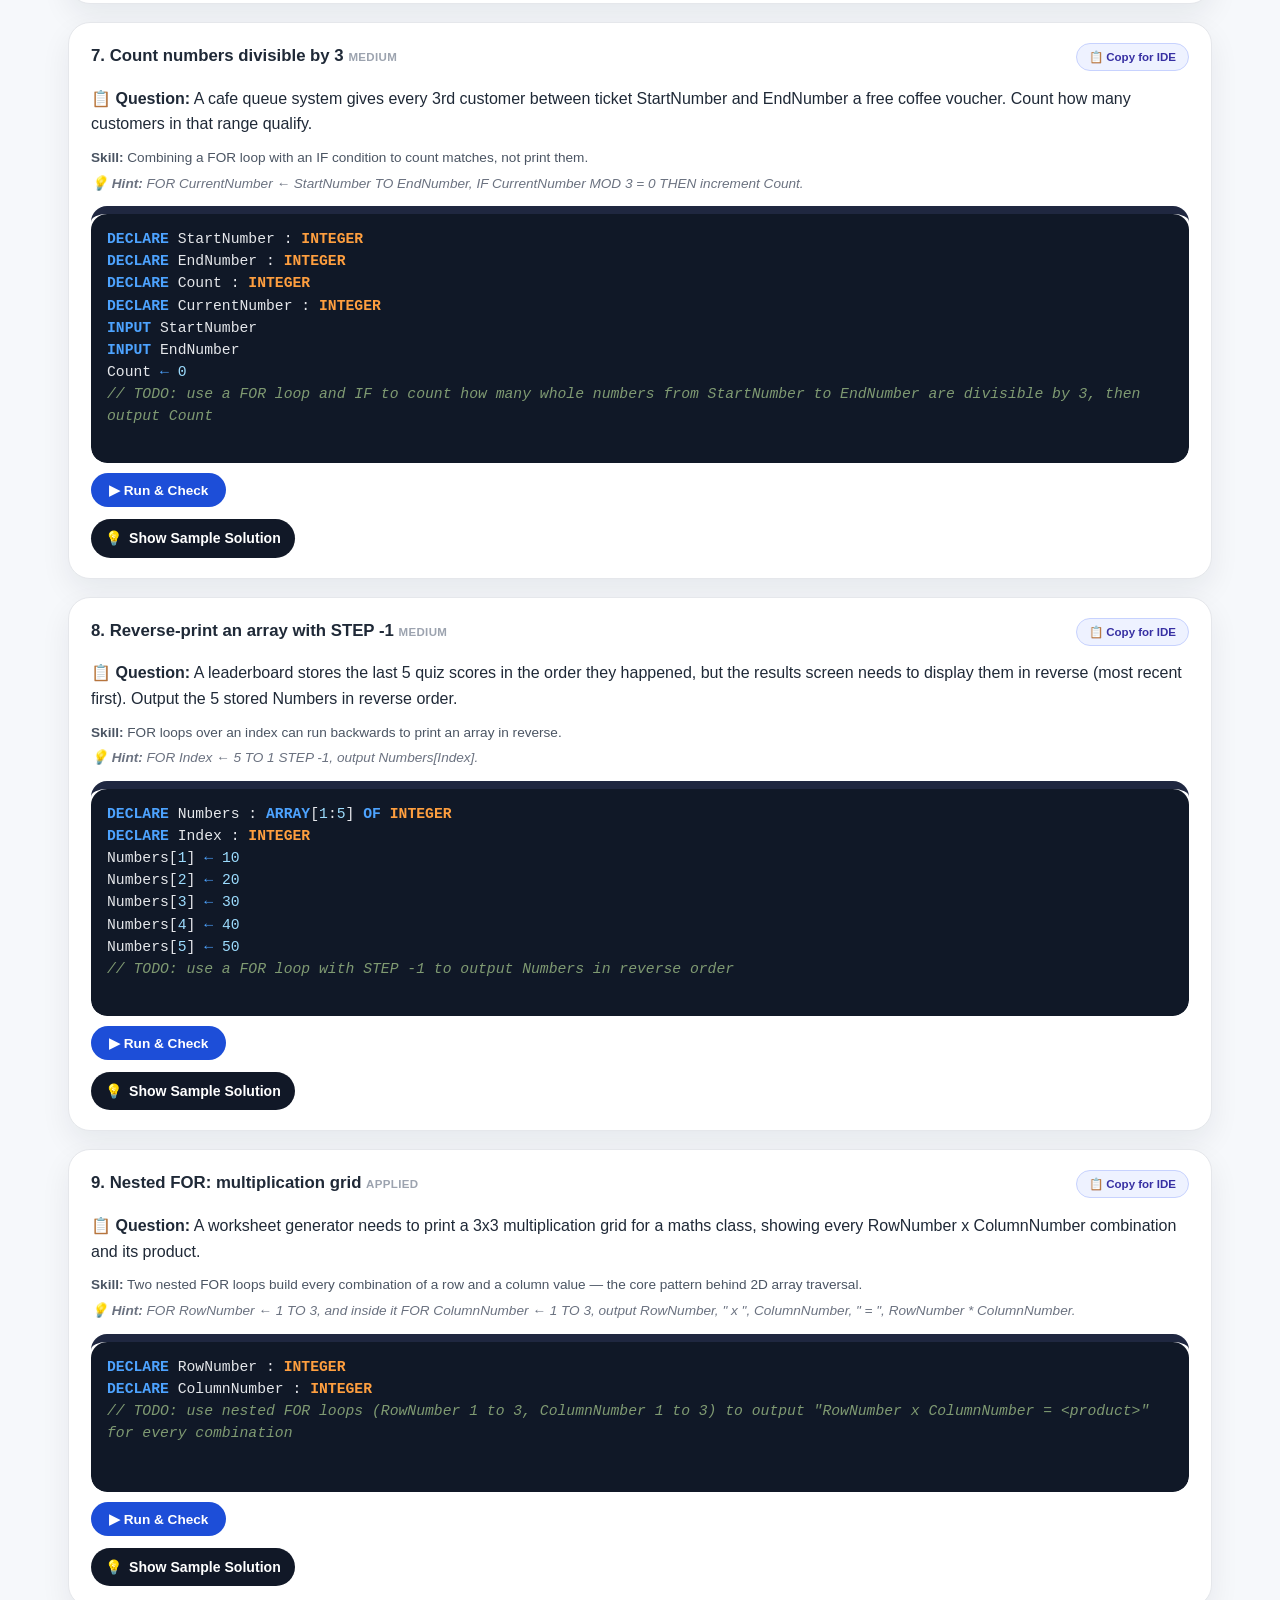
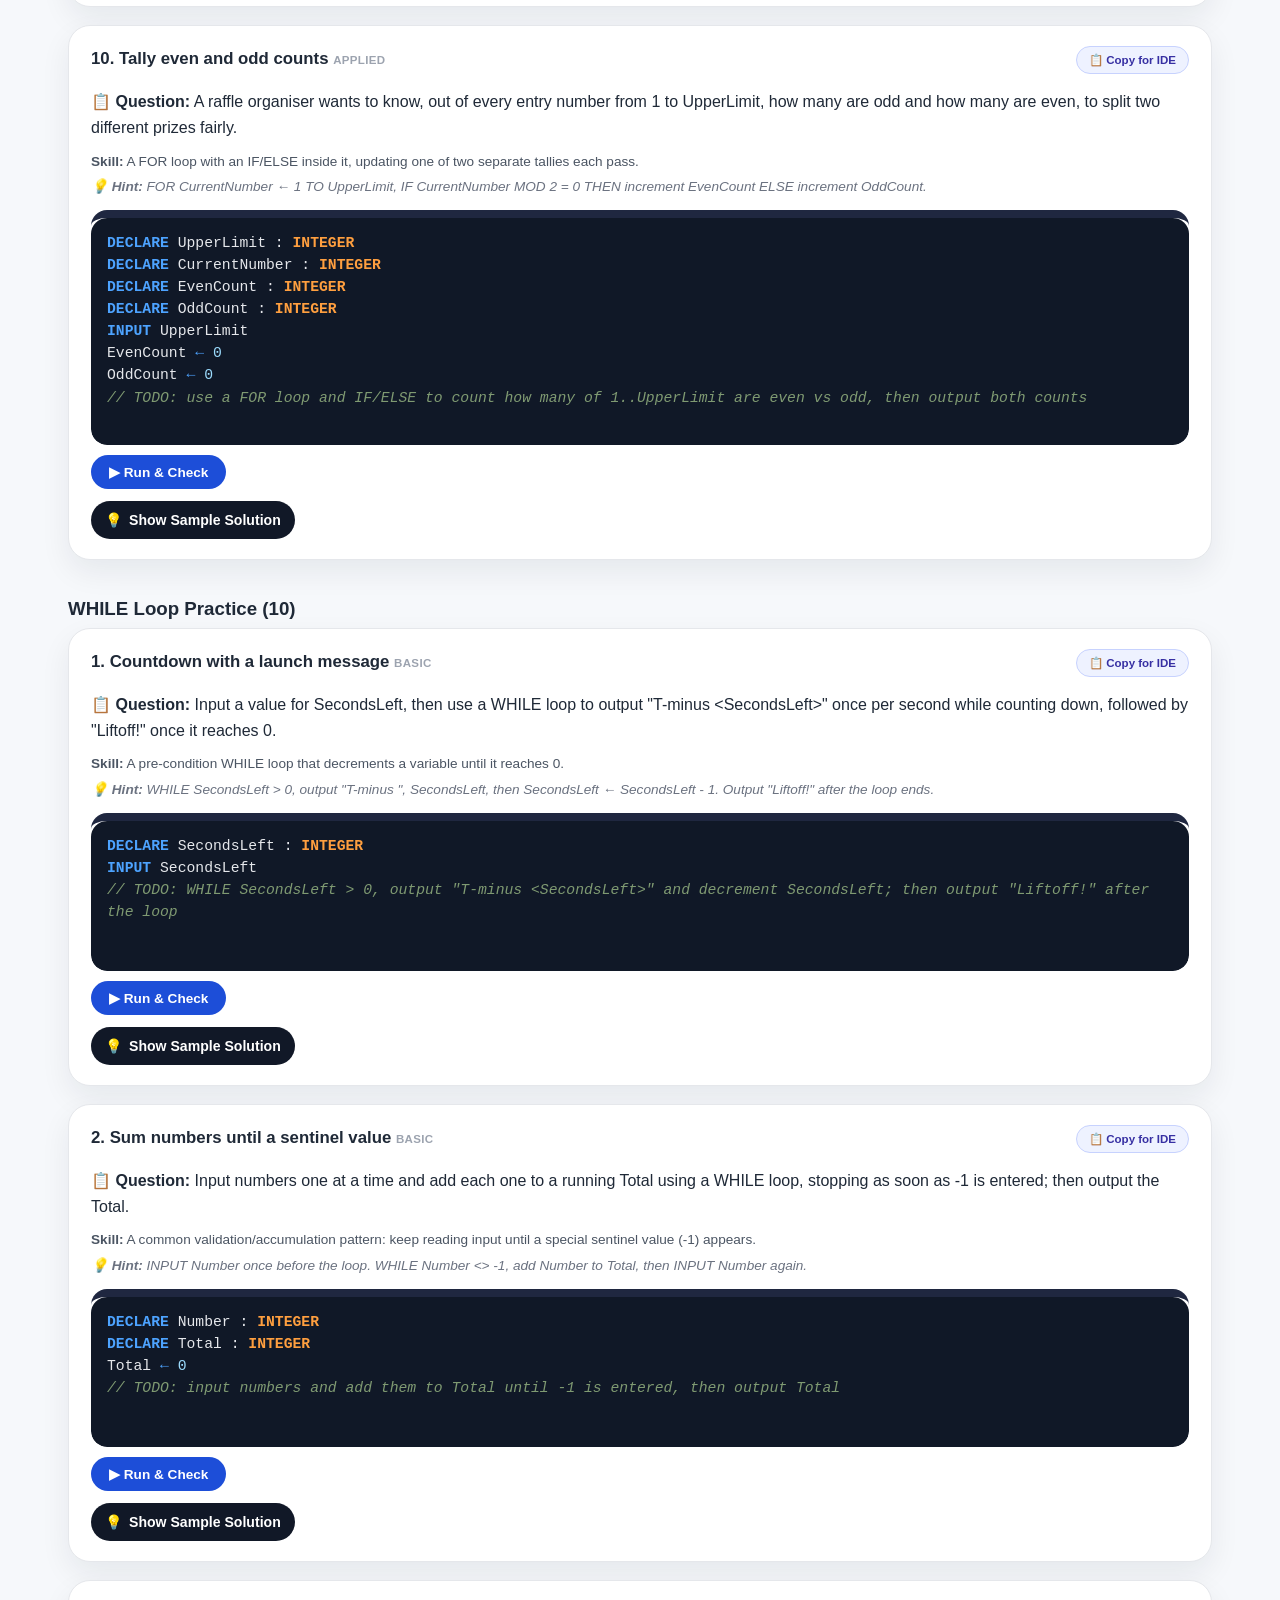
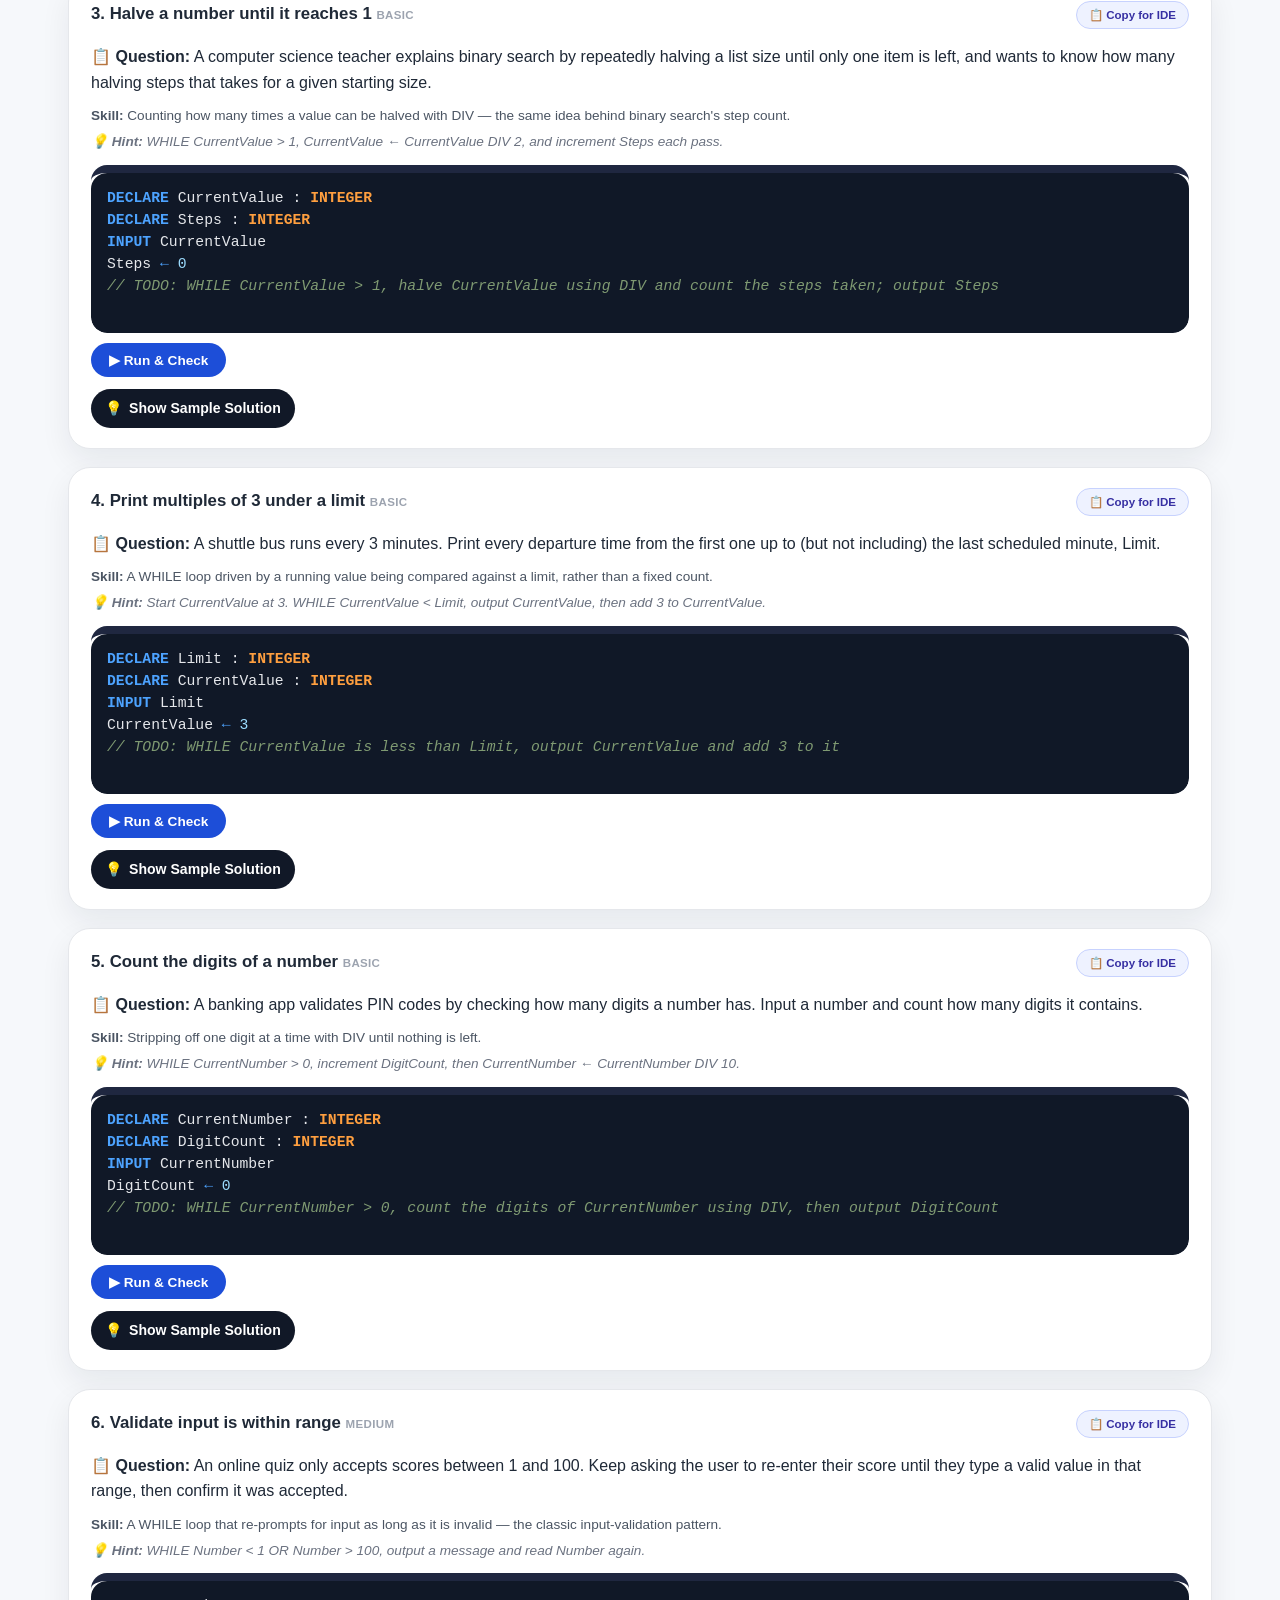
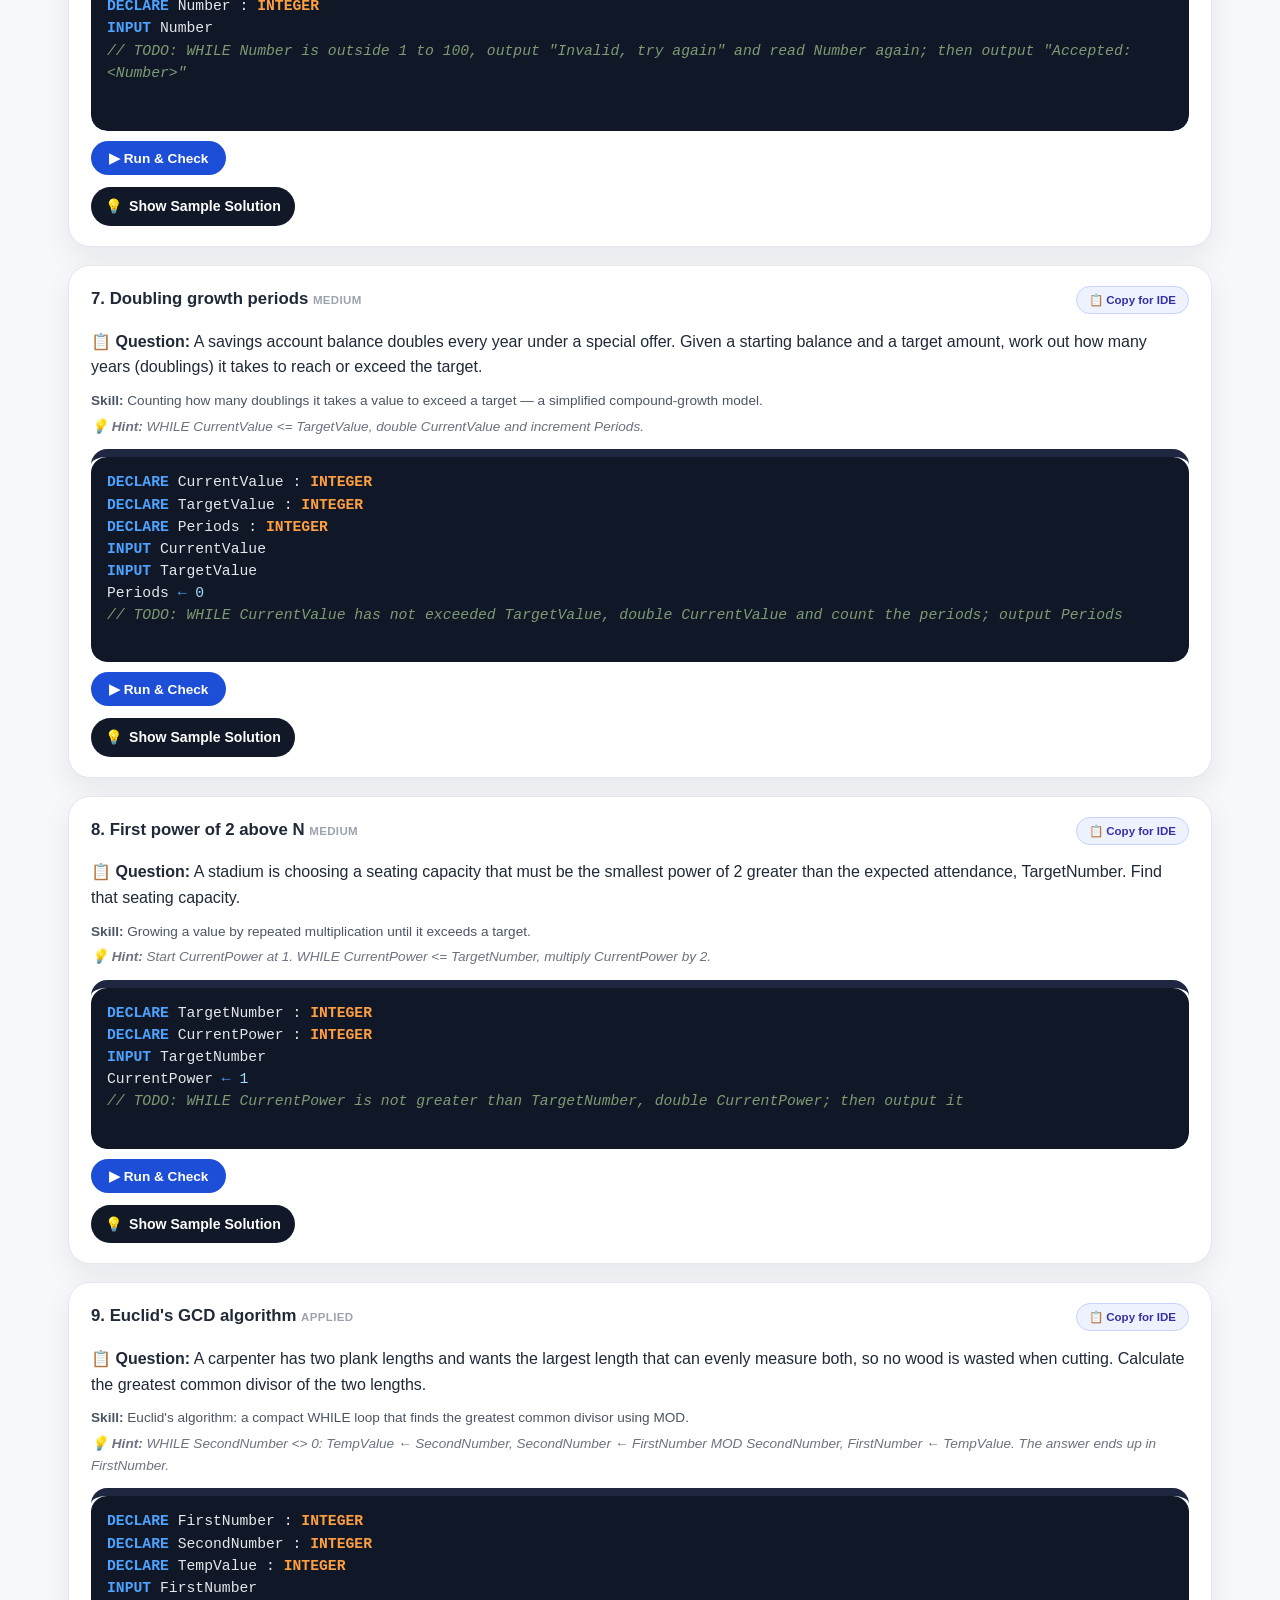
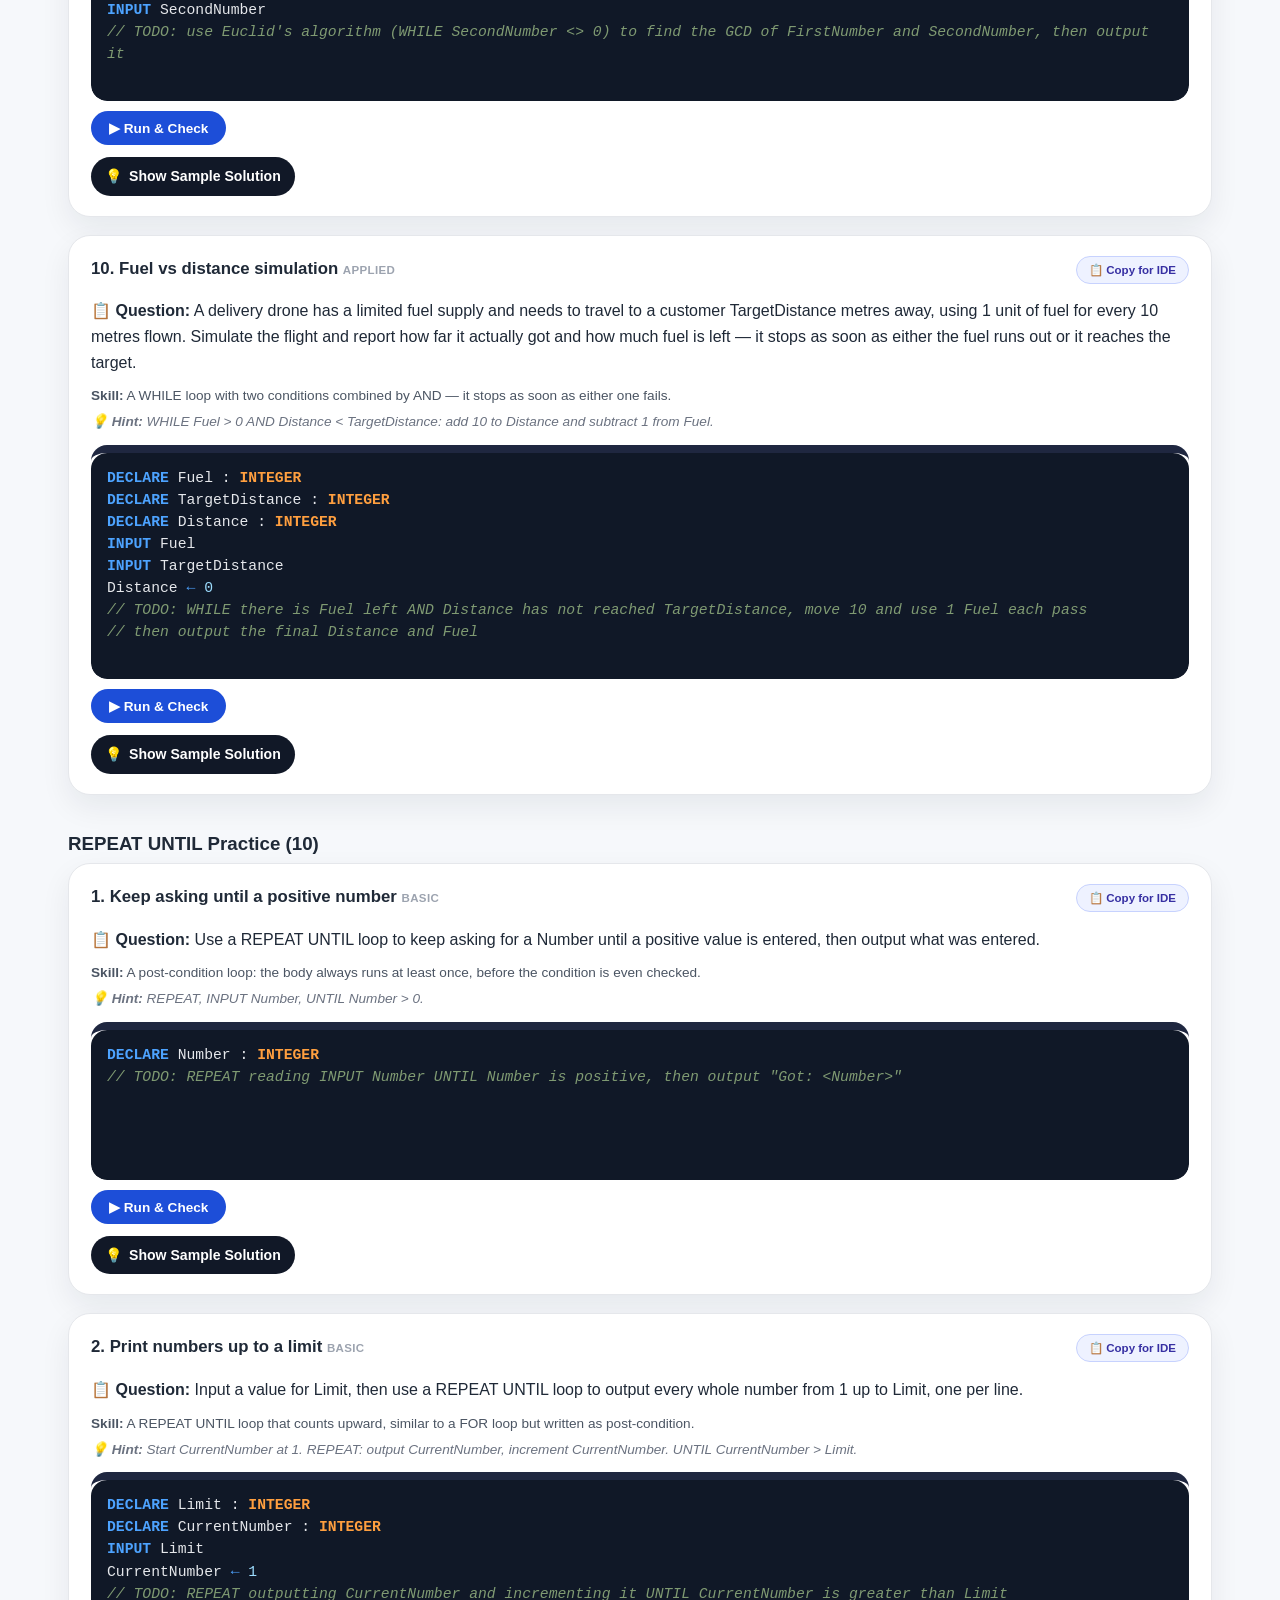
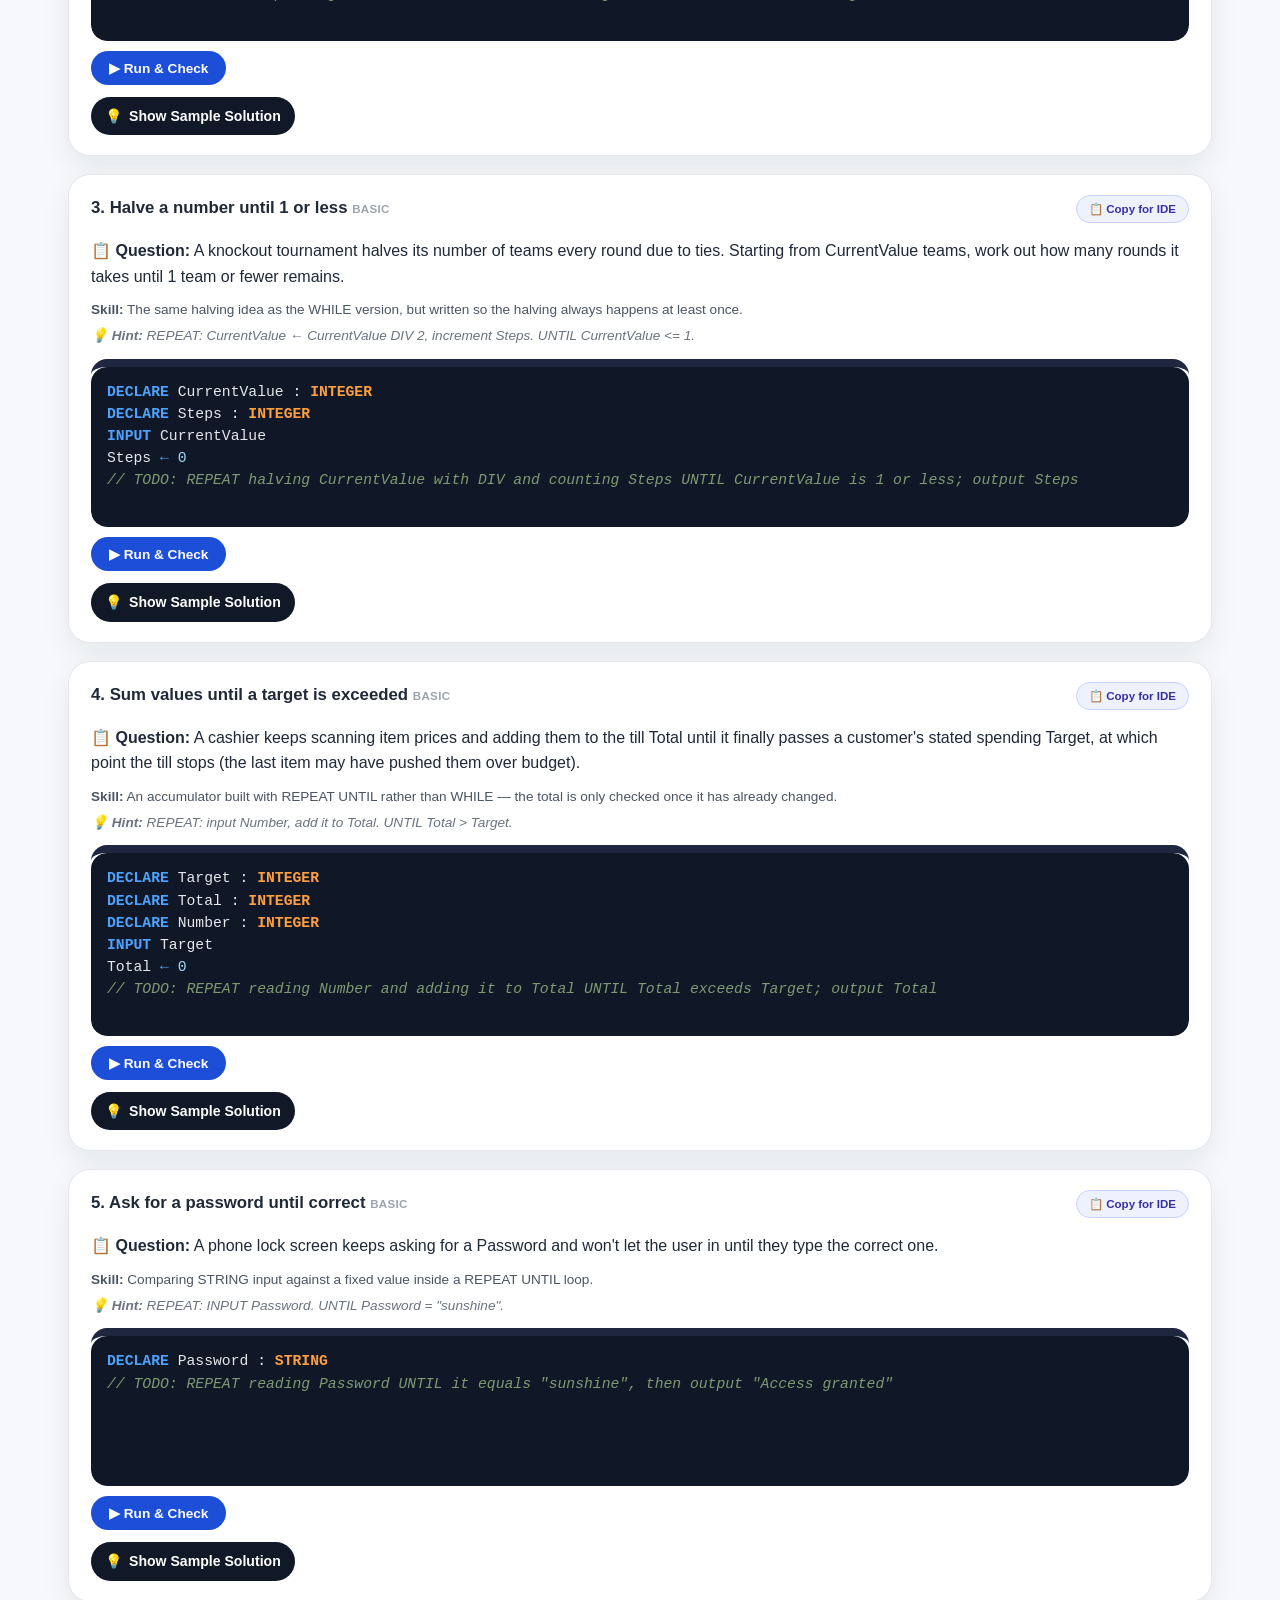
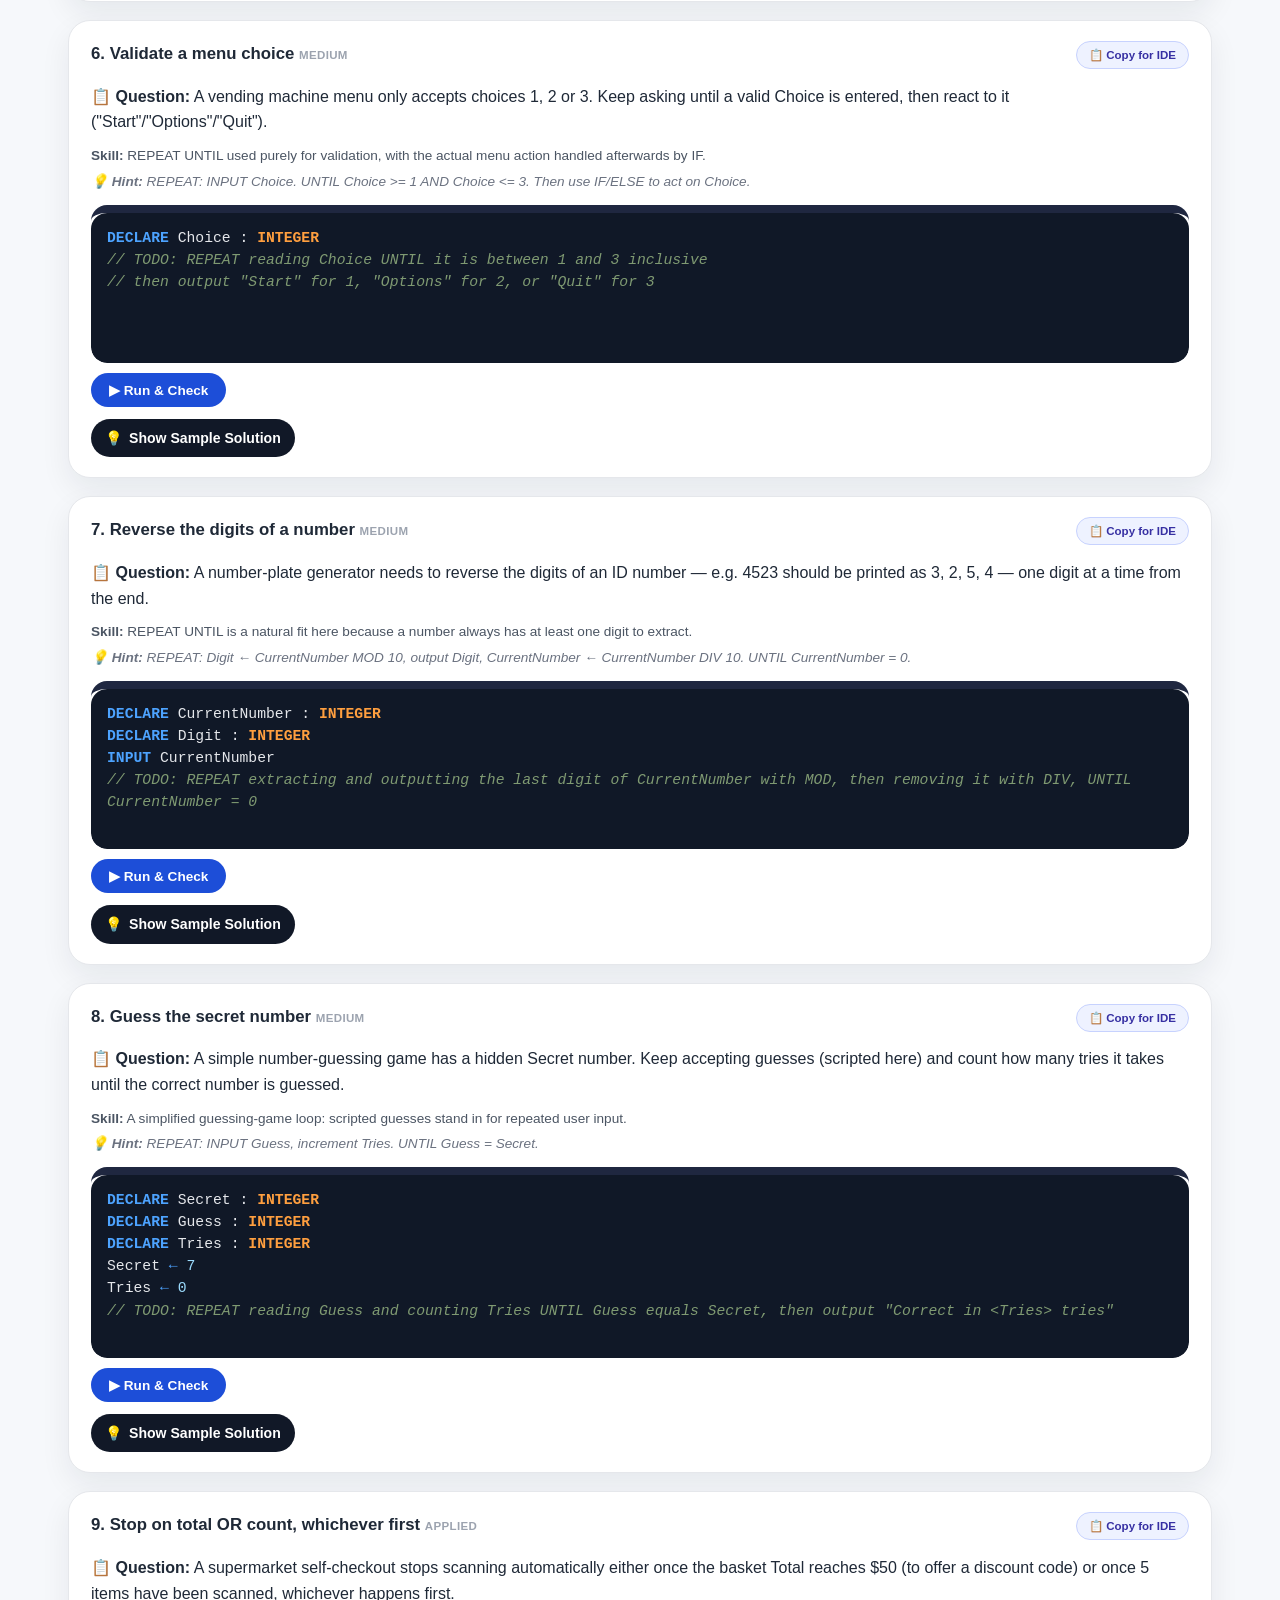
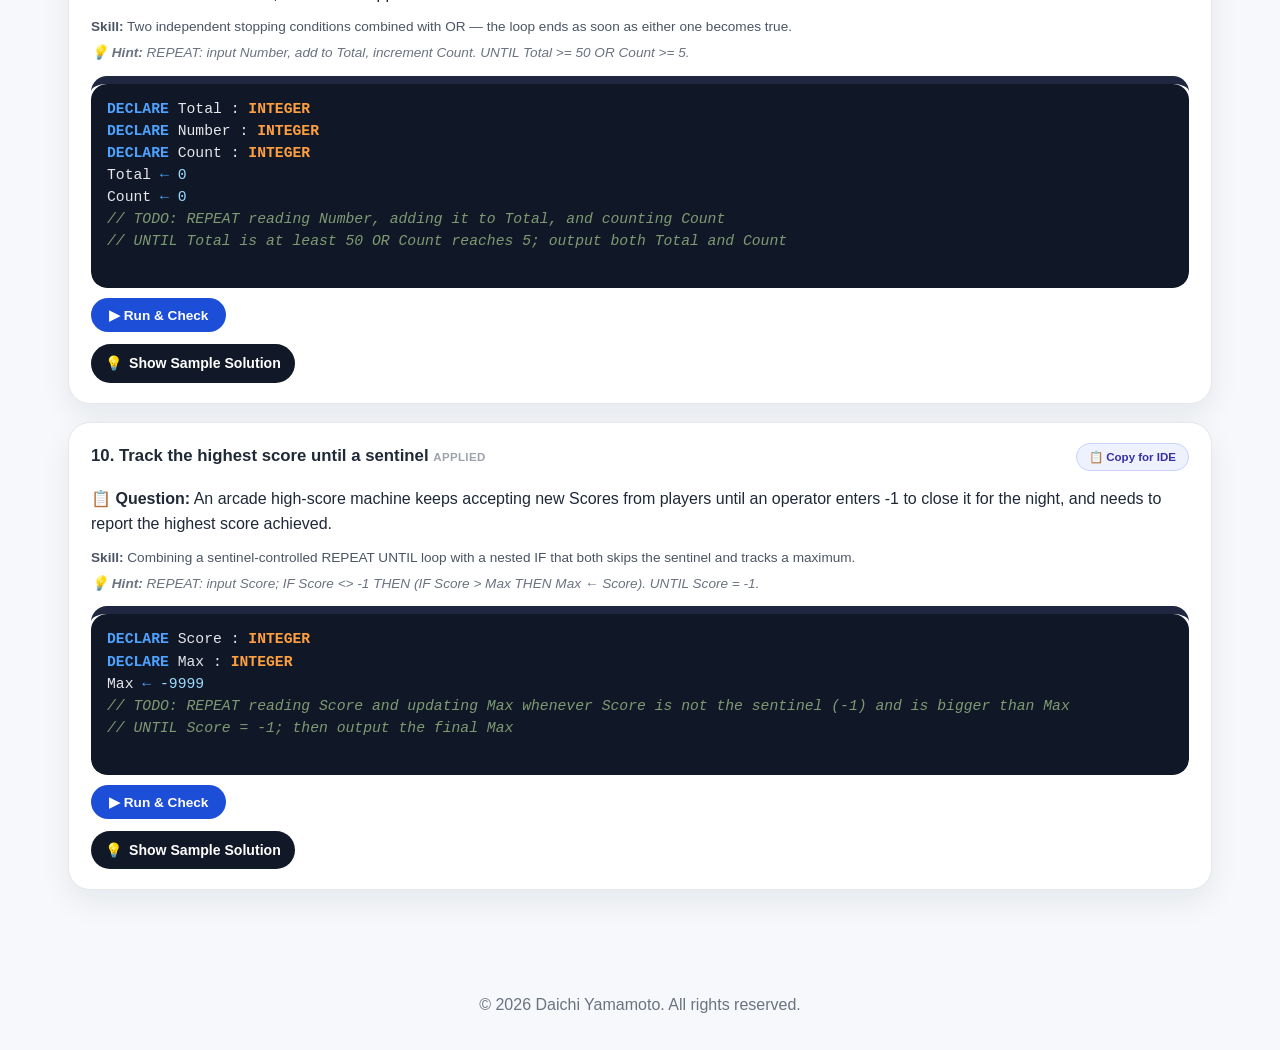
<file: loop-practice.html>
<!DOCTYPE html>
<html lang="en">
<head>
<meta charset="UTF-8">
<meta name="viewport" content="width=device-width, initial-scale=1.0">
<meta name="author" content="Daichi Yamamoto">
<meta name="description" content="Loop Coding Practice (Auto-Checked) — part of the IGCSE 0478 Pseudocode Skills site.">
<title>Loop Coding Practice — IGCSE 0478 Pseudocode Skills</title>
<link rel="stylesheet" href="assets/practice-page-base.css">
<link rel="stylesheet" href="assets/practice-shared.css">
</head>
<body>
<header><h1>Loop Coding Practice</h1><p>Write real pseudocode for FOR, WHILE and REPEAT UNTIL problems, then press <strong>Run &amp; Check</strong> — your code runs in a live pseudocode interpreter right in the browser and is automatically marked correct or incorrect against the expected output.</p></header>
<nav><a class="back" href="index.html">← Main site</a><a href="#forloop-heading">FOR Loop</a><a href="#whileloop-heading">WHILE Loop</a><a href="#repeatuntil-heading">REPEAT UNTIL</a><a href="record-class-practice.html">Record &amp; Class Practice →</a></nav>
<main class="container">
<p class="intro">30 problems total (10 per construct), each set going from basic → medium → applied.</p>
<h3 id="forloop-heading" style="margin:30px 0 4px">FOR Loop Practice (10)</h3>
<div id="forloop-practice" class="practice-group"></div>
<h3 id="whileloop-heading" style="margin:34px 0 4px">WHILE Loop Practice (10)</h3>
<div id="whileloop-practice" class="practice-group"></div>
<h3 id="repeatuntil-heading" style="margin:34px 0 4px">REPEAT UNTIL Practice (10)</h3>
<div id="repeatuntil-practice" class="practice-group"></div>
</main>
<footer>&copy; 2026 Daichi Yamamoto. All rights reserved.</footer>
<script src="assets/pseudo-practice-engine.js"></script>
<script>
const LOOP_PROBLEMS = [
  {"id":"forloop-basic-1","topic":"forloop","tier":"basic","title":"Print numbers 1 to N","scenario":"Input a value for UpperLimit, then use a FOR loop to output every whole number from 1 to UpperLimit, one per line.","concept":"A count-controlled FOR loop printing every value it takes.","hint":"FOR CurrentNumber ← 1 TO UpperLimit, then OUTPUT CurrentNumber each pass.","starter":"DECLARE UpperLimit : INTEGER\nDECLARE CurrentNumber : INTEGER\nINPUT UpperLimit\n// TODO: use a FOR loop to output 1, 2, ..., UpperLimit (one per line)\n","solution":"DECLARE UpperLimit : INTEGER\nDECLARE CurrentNumber : INTEGER\nINPUT UpperLimit\nFOR CurrentNumber ← 1 TO UpperLimit\n  OUTPUT CurrentNumber\nNEXT CurrentNumber\n","tests":[{"inputs":["5"],"expectLines":["1","2","3","4","5"]}]},
  {"id":"forloop-basic-2","topic":"forloop","tier":"basic","title":"Times-table for a number","scenario":"Input a value for Number, then use a FOR loop to output its multiplication table from 1x to 10x, one line per row (e.g. \"4 x 3 = 12\").","concept":"A fixed-length FOR loop building a multiplication fact each pass.","hint":"FOR Multiplier ← 1 TO 10, output Number, \" x \", Multiplier, \" = \", Number * Multiplier.","starter":"DECLARE Number : INTEGER\nDECLARE Multiplier : INTEGER\nINPUT Number\n// TODO: use a FOR loop to output the 1x to 10x table for Number\n","solution":"DECLARE Number : INTEGER\nDECLARE Multiplier : INTEGER\nINPUT Number\nFOR Multiplier ← 1 TO 10\n  OUTPUT Number, \" x \", Multiplier, \" = \", Number * Multiplier\nNEXT Multiplier\n","tests":[{"inputs":["4"],"expectLines":["4 x 1 = 4","4 x 2 = 8","4 x 3 = 12","4 x 4 = 16","4 x 5 = 20","4 x 6 = 24","4 x 7 = 28","4 x 8 = 32","4 x 9 = 36","4 x 10 = 40"]}]},
  {"id":"forloop-basic-3","topic":"forloop","tier":"basic","title":"Sum of numbers from A to B","scenario":"A raffle uses ticket numbers from StartNumber to EndNumber. To check the batch is complete, the organiser wants the sum of every ticket number in that range. Input StartNumber and EndNumber and output the total.","concept":"The FOR loop bounds can both come from input, not just start at 1.","hint":"Initialise Total to 0, then FOR CurrentNumber ← StartNumber TO EndNumber adding CurrentNumber to Total each pass.","starter":"DECLARE StartNumber : INTEGER\nDECLARE EndNumber : INTEGER\nDECLARE Total : INTEGER\nDECLARE CurrentNumber : INTEGER\nINPUT StartNumber\nINPUT EndNumber\nTotal ← 0\n// TODO: use a FOR loop to sum every whole number from StartNumber to EndNumber inclusive into Total, then output it\n","solution":"DECLARE StartNumber : INTEGER\nDECLARE EndNumber : INTEGER\nDECLARE Total : INTEGER\nDECLARE CurrentNumber : INTEGER\nINPUT StartNumber\nINPUT EndNumber\nTotal ← 0\nFOR CurrentNumber ← StartNumber TO EndNumber\n  Total ← Total + CurrentNumber\nNEXT CurrentNumber\nOUTPUT \"Sum = \", Total\n","tests":[{"inputs":["3","7"],"expectLines":["Sum = 25"]}]},
  {"id":"forloop-basic-4","topic":"forloop","tier":"basic","title":"Countdown with STEP -1","scenario":"A rocket launch console counts down from StartNumber to 1 before liftoff. Input StartNumber and print the countdown, one number per line, ending at 1.","concept":"FOR loops can count downward using a negative STEP.","hint":"FOR CurrentNumber ← StartNumber TO 1 STEP -1, then OUTPUT CurrentNumber.","starter":"DECLARE StartNumber : INTEGER\nDECLARE CurrentNumber : INTEGER\nINPUT StartNumber\n// TODO: use a FOR loop with STEP -1 to output StartNumber, StartNumber-1, ..., 1 (one per line)\n","solution":"DECLARE StartNumber : INTEGER\nDECLARE CurrentNumber : INTEGER\nINPUT StartNumber\nFOR CurrentNumber ← StartNumber TO 1 STEP -1\n  OUTPUT CurrentNumber\nNEXT CurrentNumber\n","tests":[{"inputs":["4"],"expectLines":["4","3","2","1"]}]},
  {"id":"forloop-basic-5","topic":"forloop","tier":"basic","title":"Sum of even numbers using STEP 2","scenario":"A charity only accepts donations in even amounts ($2, $4, $6...). Given an UpperLimit, add up every even number from 2 up to UpperLimit and output the total collected.","concept":"STEP does not have to be 1 — a STEP of 2 skips every other value.","hint":"FOR CurrentNumber ← 2 TO UpperLimit STEP 2, adding CurrentNumber to Total each pass.","starter":"DECLARE UpperLimit : INTEGER\nDECLARE Total : INTEGER\nDECLARE CurrentNumber : INTEGER\nINPUT UpperLimit\nTotal ← 0\n// TODO: use a FOR loop with STEP 2 to sum every even number from 2 to UpperLimit into Total, then output it\n","solution":"DECLARE UpperLimit : INTEGER\nDECLARE Total : INTEGER\nDECLARE CurrentNumber : INTEGER\nINPUT UpperLimit\nTotal ← 0\nFOR CurrentNumber ← 2 TO UpperLimit STEP 2\n  Total ← Total + CurrentNumber\nNEXT CurrentNumber\nOUTPUT \"Sum of evens = \", Total\n","tests":[{"inputs":["10"],"expectLines":["Sum of evens = 30"]}]},
  {"id":"forloop-medium-1","topic":"forloop","tier":"medium","title":"Print squares of 1 to N","scenario":"A tile designer is laying square tiles of increasing size (1x1, 2x2, 3x3...) up to size UpperLimit, and needs the area of every tile size printed alongside it.","concept":"Using the loop variable twice in the same expression.","hint":"FOR CurrentNumber ← 1 TO UpperLimit, output CurrentNumber, \"^2 = \", CurrentNumber * CurrentNumber.","starter":"DECLARE UpperLimit : INTEGER\nDECLARE CurrentNumber : INTEGER\nINPUT UpperLimit\n// TODO: use a FOR loop to output \"CurrentNumber^2 = <square>\" for CurrentNumber from 1 to UpperLimit\n","solution":"DECLARE UpperLimit : INTEGER\nDECLARE CurrentNumber : INTEGER\nINPUT UpperLimit\nFOR CurrentNumber ← 1 TO UpperLimit\n  OUTPUT CurrentNumber, \"^2 = \", CurrentNumber * CurrentNumber\nNEXT CurrentNumber\n","tests":[{"inputs":["4"],"expectLines":["1^2 = 1","2^2 = 4","3^2 = 9","4^2 = 16"]}]},
  {"id":"forloop-medium-2","topic":"forloop","tier":"medium","title":"Count numbers divisible by 3","scenario":"A cafe queue system gives every 3rd customer between ticket StartNumber and EndNumber a free coffee voucher. Count how many customers in that range qualify.","concept":"Combining a FOR loop with an IF condition to count matches, not print them.","hint":"FOR CurrentNumber ← StartNumber TO EndNumber, IF CurrentNumber MOD 3 = 0 THEN increment Count.","starter":"DECLARE StartNumber : INTEGER\nDECLARE EndNumber : INTEGER\nDECLARE Count : INTEGER\nDECLARE CurrentNumber : INTEGER\nINPUT StartNumber\nINPUT EndNumber\nCount ← 0\n// TODO: use a FOR loop and IF to count how many whole numbers from StartNumber to EndNumber are divisible by 3, then output Count\n","solution":"DECLARE StartNumber : INTEGER\nDECLARE EndNumber : INTEGER\nDECLARE Count : INTEGER\nDECLARE CurrentNumber : INTEGER\nINPUT StartNumber\nINPUT EndNumber\nCount ← 0\nFOR CurrentNumber ← StartNumber TO EndNumber\n  IF CurrentNumber MOD 3 = 0 THEN\n    Count ← Count + 1\n  ENDIF\nNEXT CurrentNumber\nOUTPUT \"Count = \", Count\n","tests":[{"inputs":["1","12"],"expectLines":["Count = 4"]}]},
  {"id":"forloop-medium-3","topic":"forloop","tier":"medium","title":"Reverse-print an array with STEP -1","scenario":"A leaderboard stores the last 5 quiz scores in the order they happened, but the results screen needs to display them in reverse (most recent first). Output the 5 stored Numbers in reverse order.","concept":"FOR loops over an index can run backwards to print an array in reverse.","hint":"FOR Index ← 5 TO 1 STEP -1, output Numbers[Index].","starter":"DECLARE Numbers : ARRAY[1:5] OF INTEGER\nDECLARE Index : INTEGER\nNumbers[1] ← 10\nNumbers[2] ← 20\nNumbers[3] ← 30\nNumbers[4] ← 40\nNumbers[5] ← 50\n// TODO: use a FOR loop with STEP -1 to output Numbers in reverse order\n","solution":"DECLARE Numbers : ARRAY[1:5] OF INTEGER\nDECLARE Index : INTEGER\nNumbers[1] ← 10\nNumbers[2] ← 20\nNumbers[3] ← 30\nNumbers[4] ← 40\nNumbers[5] ← 50\nFOR Index ← 5 TO 1 STEP -1\n  OUTPUT Numbers[Index]\nNEXT Index\n","tests":[{"inputs":[],"expectLines":["50","40","30","20","10"]}]},
  {"id":"forloop-applied-1","topic":"forloop","tier":"applied","title":"Nested FOR: multiplication grid","scenario":"A worksheet generator needs to print a 3x3 multiplication grid for a maths class, showing every RowNumber x ColumnNumber combination and its product.","concept":"Two nested FOR loops build every combination of a row and a column value — the core pattern behind 2D array traversal.","hint":"FOR RowNumber ← 1 TO 3, and inside it FOR ColumnNumber ← 1 TO 3, output RowNumber, \" x \", ColumnNumber, \" = \", RowNumber * ColumnNumber.","starter":"DECLARE RowNumber : INTEGER\nDECLARE ColumnNumber : INTEGER\n// TODO: use nested FOR loops (RowNumber 1 to 3, ColumnNumber 1 to 3) to output \"RowNumber x ColumnNumber = <product>\" for every combination\n","solution":"DECLARE RowNumber : INTEGER\nDECLARE ColumnNumber : INTEGER\nFOR RowNumber ← 1 TO 3\n  FOR ColumnNumber ← 1 TO 3\n    OUTPUT RowNumber, \" x \", ColumnNumber, \" = \", RowNumber * ColumnNumber\n  NEXT ColumnNumber\nNEXT RowNumber\n","tests":[{"inputs":[],"expectLines":["1 x 1 = 1","1 x 2 = 2","1 x 3 = 3","2 x 1 = 2","2 x 2 = 4","2 x 3 = 6","3 x 1 = 3","3 x 2 = 6","3 x 3 = 9"]}]},
  {"id":"forloop-applied-2","topic":"forloop","tier":"applied","title":"Tally even and odd counts","scenario":"A raffle organiser wants to know, out of every entry number from 1 to UpperLimit, how many are odd and how many are even, to split two different prizes fairly.","concept":"A FOR loop with an IF/ELSE inside it, updating one of two separate tallies each pass.","hint":"FOR CurrentNumber ← 1 TO UpperLimit, IF CurrentNumber MOD 2 = 0 THEN increment EvenCount ELSE increment OddCount.","starter":"DECLARE UpperLimit : INTEGER\nDECLARE CurrentNumber : INTEGER\nDECLARE EvenCount : INTEGER\nDECLARE OddCount : INTEGER\nINPUT UpperLimit\nEvenCount ← 0\nOddCount ← 0\n// TODO: use a FOR loop and IF/ELSE to count how many of 1..UpperLimit are even vs odd, then output both counts\n","solution":"DECLARE UpperLimit : INTEGER\nDECLARE CurrentNumber : INTEGER\nDECLARE EvenCount : INTEGER\nDECLARE OddCount : INTEGER\nINPUT UpperLimit\nEvenCount ← 0\nOddCount ← 0\nFOR CurrentNumber ← 1 TO UpperLimit\n  IF CurrentNumber MOD 2 = 0 THEN\n    EvenCount ← EvenCount + 1\n  ELSE\n    OddCount ← OddCount + 1\n  ENDIF\nNEXT CurrentNumber\nOUTPUT \"Even count = \", EvenCount\nOUTPUT \"Odd count = \", OddCount\n","tests":[{"inputs":["7"],"expectLines":["Even count = 3","Odd count = 4"]}]},
  {"id":"whileloop-basic-1","topic":"whileloop","tier":"basic","title":"Countdown with a launch message","scenario":"Input a value for SecondsLeft, then use a WHILE loop to output \"T-minus <SecondsLeft>\" once per second while counting down, followed by \"Liftoff!\" once it reaches 0.","concept":"A pre-condition WHILE loop that decrements a variable until it reaches 0.","hint":"WHILE SecondsLeft > 0, output \"T-minus \", SecondsLeft, then SecondsLeft ← SecondsLeft - 1. Output \"Liftoff!\" after the loop ends.","starter":"DECLARE SecondsLeft : INTEGER\nINPUT SecondsLeft\n// TODO: WHILE SecondsLeft > 0, output \"T-minus <SecondsLeft>\" and decrement SecondsLeft; then output \"Liftoff!\" after the loop\n","solution":"DECLARE SecondsLeft : INTEGER\nINPUT SecondsLeft\nWHILE SecondsLeft > 0\n  OUTPUT \"T-minus \", SecondsLeft\n  SecondsLeft ← SecondsLeft - 1\nENDWHILE\nOUTPUT \"Liftoff!\"\n","tests":[{"inputs":["3"],"expectLines":["T-minus 3","T-minus 2","T-minus 1","Liftoff!"]}]},
  {"id":"whileloop-basic-2","topic":"whileloop","tier":"basic","title":"Sum numbers until a sentinel value","scenario":"Input numbers one at a time and add each one to a running Total using a WHILE loop, stopping as soon as -1 is entered; then output the Total.","concept":"A common validation/accumulation pattern: keep reading input until a special sentinel value (-1) appears.","hint":"INPUT Number once before the loop. WHILE Number <> -1, add Number to Total, then INPUT Number again.","starter":"DECLARE Number : INTEGER\nDECLARE Total : INTEGER\nTotal ← 0\n// TODO: input numbers and add them to Total until -1 is entered, then output Total\n","solution":"DECLARE Number : INTEGER\nDECLARE Total : INTEGER\nTotal ← 0\nINPUT Number\nWHILE Number <> -1\n  Total ← Total + Number\n  INPUT Number\nENDWHILE\nOUTPUT \"Total = \", Total\n","tests":[{"inputs":["4","6","2","-1"],"expectLines":["Total = 12"]}]},
  {"id":"whileloop-basic-3","topic":"whileloop","tier":"basic","title":"Halve a number until it reaches 1","scenario":"A computer science teacher explains binary search by repeatedly halving a list size until only one item is left, and wants to know how many halving steps that takes for a given starting size.","concept":"Counting how many times a value can be halved with DIV — the same idea behind binary search's step count.","hint":"WHILE CurrentValue > 1, CurrentValue ← CurrentValue DIV 2, and increment Steps each pass.","starter":"DECLARE CurrentValue : INTEGER\nDECLARE Steps : INTEGER\nINPUT CurrentValue\nSteps ← 0\n// TODO: WHILE CurrentValue > 1, halve CurrentValue using DIV and count the steps taken; output Steps\n","solution":"DECLARE CurrentValue : INTEGER\nDECLARE Steps : INTEGER\nINPUT CurrentValue\nSteps ← 0\nWHILE CurrentValue > 1\n  CurrentValue ← CurrentValue DIV 2\n  Steps ← Steps + 1\nENDWHILE\nOUTPUT \"Steps = \", Steps\n","tests":[{"inputs":["20"],"expectLines":["Steps = 4"]}]},
  {"id":"whileloop-basic-4","topic":"whileloop","tier":"basic","title":"Print multiples of 3 under a limit","scenario":"A shuttle bus runs every 3 minutes. Print every departure time from the first one up to (but not including) the last scheduled minute, Limit.","concept":"A WHILE loop driven by a running value being compared against a limit, rather than a fixed count.","hint":"Start CurrentValue at 3. WHILE CurrentValue < Limit, output CurrentValue, then add 3 to CurrentValue.","starter":"DECLARE Limit : INTEGER\nDECLARE CurrentValue : INTEGER\nINPUT Limit\nCurrentValue ← 3\n// TODO: WHILE CurrentValue is less than Limit, output CurrentValue and add 3 to it\n","solution":"DECLARE Limit : INTEGER\nDECLARE CurrentValue : INTEGER\nINPUT Limit\nCurrentValue ← 3\nWHILE CurrentValue < Limit\n  OUTPUT CurrentValue\n  CurrentValue ← CurrentValue + 3\nENDWHILE\n","tests":[{"inputs":["15"],"expectLines":["3","6","9","12"]}]},
  {"id":"whileloop-basic-5","topic":"whileloop","tier":"basic","title":"Count the digits of a number","scenario":"A banking app validates PIN codes by checking how many digits a number has. Input a number and count how many digits it contains.","concept":"Stripping off one digit at a time with DIV until nothing is left.","hint":"WHILE CurrentNumber > 0, increment DigitCount, then CurrentNumber ← CurrentNumber DIV 10.","starter":"DECLARE CurrentNumber : INTEGER\nDECLARE DigitCount : INTEGER\nINPUT CurrentNumber\nDigitCount ← 0\n// TODO: WHILE CurrentNumber > 0, count the digits of CurrentNumber using DIV, then output DigitCount\n","solution":"DECLARE CurrentNumber : INTEGER\nDECLARE DigitCount : INTEGER\nINPUT CurrentNumber\nDigitCount ← 0\nWHILE CurrentNumber > 0\n  DigitCount ← DigitCount + 1\n  CurrentNumber ← CurrentNumber DIV 10\nENDWHILE\nOUTPUT \"Digits = \", DigitCount\n","tests":[{"inputs":["4523"],"expectLines":["Digits = 4"]}]},
  {"id":"whileloop-medium-1","topic":"whileloop","tier":"medium","title":"Validate input is within range","scenario":"An online quiz only accepts scores between 1 and 100. Keep asking the user to re-enter their score until they type a valid value in that range, then confirm it was accepted.","concept":"A WHILE loop that re-prompts for input as long as it is invalid — the classic input-validation pattern.","hint":"WHILE Number < 1 OR Number > 100, output a message and read Number again.","starter":"DECLARE Number : INTEGER\nINPUT Number\n// TODO: WHILE Number is outside 1 to 100, output \"Invalid, try again\" and read Number again; then output \"Accepted: <Number>\"\n","solution":"DECLARE Number : INTEGER\nINPUT Number\nWHILE Number < 1 OR Number > 100\n  OUTPUT \"Invalid, try again\"\n  INPUT Number\nENDWHILE\nOUTPUT \"Accepted: \", Number\n","tests":[{"inputs":["150","-2","42"],"expectLines":["Invalid, try again","Invalid, try again","Accepted: 42"]}]},
  {"id":"whileloop-medium-2","topic":"whileloop","tier":"medium","title":"Doubling growth periods","scenario":"A savings account balance doubles every year under a special offer. Given a starting balance and a target amount, work out how many years (doublings) it takes to reach or exceed the target.","concept":"Counting how many doublings it takes a value to exceed a target — a simplified compound-growth model.","hint":"WHILE CurrentValue <= TargetValue, double CurrentValue and increment Periods.","starter":"DECLARE CurrentValue : INTEGER\nDECLARE TargetValue : INTEGER\nDECLARE Periods : INTEGER\nINPUT CurrentValue\nINPUT TargetValue\nPeriods ← 0\n// TODO: WHILE CurrentValue has not exceeded TargetValue, double CurrentValue and count the periods; output Periods\n","solution":"DECLARE CurrentValue : INTEGER\nDECLARE TargetValue : INTEGER\nDECLARE Periods : INTEGER\nINPUT CurrentValue\nINPUT TargetValue\nPeriods ← 0\nWHILE CurrentValue <= TargetValue\n  CurrentValue ← CurrentValue * 2\n  Periods ← Periods + 1\nENDWHILE\nOUTPUT \"Periods = \", Periods\n","tests":[{"inputs":["5","40"],"expectLines":["Periods = 4"]}]},
  {"id":"whileloop-medium-3","topic":"whileloop","tier":"medium","title":"First power of 2 above N","scenario":"A stadium is choosing a seating capacity that must be the smallest power of 2 greater than the expected attendance, TargetNumber. Find that seating capacity.","concept":"Growing a value by repeated multiplication until it exceeds a target.","hint":"Start CurrentPower at 1. WHILE CurrentPower <= TargetNumber, multiply CurrentPower by 2.","starter":"DECLARE TargetNumber : INTEGER\nDECLARE CurrentPower : INTEGER\nINPUT TargetNumber\nCurrentPower ← 1\n// TODO: WHILE CurrentPower is not greater than TargetNumber, double CurrentPower; then output it\n","solution":"DECLARE TargetNumber : INTEGER\nDECLARE CurrentPower : INTEGER\nINPUT TargetNumber\nCurrentPower ← 1\nWHILE CurrentPower <= TargetNumber\n  CurrentPower ← CurrentPower * 2\nENDWHILE\nOUTPUT \"First power of 2 above N = \", CurrentPower\n","tests":[{"inputs":["20"],"expectLines":["First power of 2 above N = 32"]}]},
  {"id":"whileloop-applied-1","topic":"whileloop","tier":"applied","title":"Euclid's GCD algorithm","scenario":"A carpenter has two plank lengths and wants the largest length that can evenly measure both, so no wood is wasted when cutting. Calculate the greatest common divisor of the two lengths.","concept":"Euclid's algorithm: a compact WHILE loop that finds the greatest common divisor using MOD.","hint":"WHILE SecondNumber <> 0: TempValue ← SecondNumber, SecondNumber ← FirstNumber MOD SecondNumber, FirstNumber ← TempValue. The answer ends up in FirstNumber.","starter":"DECLARE FirstNumber : INTEGER\nDECLARE SecondNumber : INTEGER\nDECLARE TempValue : INTEGER\nINPUT FirstNumber\nINPUT SecondNumber\n// TODO: use Euclid's algorithm (WHILE SecondNumber <> 0) to find the GCD of FirstNumber and SecondNumber, then output it\n","solution":"DECLARE FirstNumber : INTEGER\nDECLARE SecondNumber : INTEGER\nDECLARE TempValue : INTEGER\nINPUT FirstNumber\nINPUT SecondNumber\nWHILE SecondNumber <> 0\n  TempValue ← SecondNumber\n  SecondNumber ← FirstNumber MOD SecondNumber\n  FirstNumber ← TempValue\nENDWHILE\nOUTPUT \"GCD = \", FirstNumber\n","tests":[{"inputs":["48","18"],"expectLines":["GCD = 6"]}]},
  {"id":"whileloop-applied-2","topic":"whileloop","tier":"applied","title":"Fuel vs distance simulation","scenario":"A delivery drone has a limited fuel supply and needs to travel to a customer TargetDistance metres away, using 1 unit of fuel for every 10 metres flown. Simulate the flight and report how far it actually got and how much fuel is left — it stops as soon as either the fuel runs out or it reaches the target.","concept":"A WHILE loop with two conditions combined by AND — it stops as soon as either one fails.","hint":"WHILE Fuel > 0 AND Distance < TargetDistance: add 10 to Distance and subtract 1 from Fuel.","starter":"DECLARE Fuel : INTEGER\nDECLARE TargetDistance : INTEGER\nDECLARE Distance : INTEGER\nINPUT Fuel\nINPUT TargetDistance\nDistance ← 0\n// TODO: WHILE there is Fuel left AND Distance has not reached TargetDistance, move 10 and use 1 Fuel each pass\n// then output the final Distance and Fuel\n","solution":"DECLARE Fuel : INTEGER\nDECLARE TargetDistance : INTEGER\nDECLARE Distance : INTEGER\nINPUT Fuel\nINPUT TargetDistance\nDistance ← 0\nWHILE Fuel > 0 AND Distance < TargetDistance\n  Distance ← Distance + 10\n  Fuel ← Fuel - 1\nENDWHILE\nOUTPUT \"Distance = \", Distance\nOUTPUT \"Fuel left = \", Fuel\n","tests":[{"inputs":["5","35"],"expectLines":["Distance = 40","Fuel left = 1"]}]},
  {"id":"repeatuntil-basic-1","topic":"repeatuntil","tier":"basic","title":"Keep asking until a positive number","scenario":"Use a REPEAT UNTIL loop to keep asking for a Number until a positive value is entered, then output what was entered.","concept":"A post-condition loop: the body always runs at least once, before the condition is even checked.","hint":"REPEAT, INPUT Number, UNTIL Number > 0.","starter":"DECLARE Number : INTEGER\n// TODO: REPEAT reading INPUT Number UNTIL Number is positive, then output \"Got: <Number>\"\n","solution":"DECLARE Number : INTEGER\nREPEAT\n  INPUT Number\nUNTIL Number > 0\nOUTPUT \"Got: \", Number\n","tests":[{"inputs":["-3","0","7"],"expectLines":["Got: 7"]}]},
  {"id":"repeatuntil-basic-2","topic":"repeatuntil","tier":"basic","title":"Print numbers up to a limit","scenario":"Input a value for Limit, then use a REPEAT UNTIL loop to output every whole number from 1 up to Limit, one per line.","concept":"A REPEAT UNTIL loop that counts upward, similar to a FOR loop but written as post-condition.","hint":"Start CurrentNumber at 1. REPEAT: output CurrentNumber, increment CurrentNumber. UNTIL CurrentNumber > Limit.","starter":"DECLARE Limit : INTEGER\nDECLARE CurrentNumber : INTEGER\nINPUT Limit\nCurrentNumber ← 1\n// TODO: REPEAT outputting CurrentNumber and incrementing it UNTIL CurrentNumber is greater than Limit\n","solution":"DECLARE Limit : INTEGER\nDECLARE CurrentNumber : INTEGER\nINPUT Limit\nCurrentNumber ← 1\nREPEAT\n  OUTPUT CurrentNumber\n  CurrentNumber ← CurrentNumber + 1\nUNTIL CurrentNumber > Limit\n","tests":[{"inputs":["4"],"expectLines":["1","2","3","4"]}]},
  {"id":"repeatuntil-basic-3","topic":"repeatuntil","tier":"basic","title":"Halve a number until 1 or less","scenario":"A knockout tournament halves its number of teams every round due to ties. Starting from CurrentValue teams, work out how many rounds it takes until 1 team or fewer remains.","concept":"The same halving idea as the WHILE version, but written so the halving always happens at least once.","hint":"REPEAT: CurrentValue ← CurrentValue DIV 2, increment Steps. UNTIL CurrentValue <= 1.","starter":"DECLARE CurrentValue : INTEGER\nDECLARE Steps : INTEGER\nINPUT CurrentValue\nSteps ← 0\n// TODO: REPEAT halving CurrentValue with DIV and counting Steps UNTIL CurrentValue is 1 or less; output Steps\n","solution":"DECLARE CurrentValue : INTEGER\nDECLARE Steps : INTEGER\nINPUT CurrentValue\nSteps ← 0\nREPEAT\n  CurrentValue ← CurrentValue DIV 2\n  Steps ← Steps + 1\nUNTIL CurrentValue <= 1\nOUTPUT \"Steps = \", Steps\n","tests":[{"inputs":["20"],"expectLines":["Steps = 4"]}]},
  {"id":"repeatuntil-basic-4","topic":"repeatuntil","tier":"basic","title":"Sum values until a target is exceeded","scenario":"A cashier keeps scanning item prices and adding them to the till Total until it finally passes a customer's stated spending Target, at which point the till stops (the last item may have pushed them over budget).","concept":"An accumulator built with REPEAT UNTIL rather than WHILE — the total is only checked once it has already changed.","hint":"REPEAT: input Number, add it to Total. UNTIL Total > Target.","starter":"DECLARE Target : INTEGER\nDECLARE Total : INTEGER\nDECLARE Number : INTEGER\nINPUT Target\nTotal ← 0\n// TODO: REPEAT reading Number and adding it to Total UNTIL Total exceeds Target; output Total\n","solution":"DECLARE Target : INTEGER\nDECLARE Total : INTEGER\nDECLARE Number : INTEGER\nINPUT Target\nTotal ← 0\nREPEAT\n  INPUT Number\n  Total ← Total + Number\nUNTIL Total > Target\nOUTPUT \"Total = \", Total\n","tests":[{"inputs":["20","5","8","10"],"expectLines":["Total = 23"]}]},
  {"id":"repeatuntil-basic-5","topic":"repeatuntil","tier":"basic","title":"Ask for a password until correct","scenario":"A phone lock screen keeps asking for a Password and won't let the user in until they type the correct one.","concept":"Comparing STRING input against a fixed value inside a REPEAT UNTIL loop.","hint":"REPEAT: INPUT Password. UNTIL Password = \"sunshine\".","starter":"DECLARE Password : STRING\n// TODO: REPEAT reading Password UNTIL it equals \"sunshine\", then output \"Access granted\"\n","solution":"DECLARE Password : STRING\nREPEAT\n  INPUT Password\nUNTIL Password = \"sunshine\"\nOUTPUT \"Access granted\"\n","tests":[{"inputs":["test","12345","sunshine"],"expectLines":["Access granted"]}]},
  {"id":"repeatuntil-medium-1","topic":"repeatuntil","tier":"medium","title":"Validate a menu choice","scenario":"A vending machine menu only accepts choices 1, 2 or 3. Keep asking until a valid Choice is entered, then react to it (\"Start\"/\"Options\"/\"Quit\").","concept":"REPEAT UNTIL used purely for validation, with the actual menu action handled afterwards by IF.","hint":"REPEAT: INPUT Choice. UNTIL Choice >= 1 AND Choice <= 3. Then use IF/ELSE to act on Choice.","starter":"DECLARE Choice : INTEGER\n// TODO: REPEAT reading Choice UNTIL it is between 1 and 3 inclusive\n// then output \"Start\" for 1, \"Options\" for 2, or \"Quit\" for 3\n","solution":"DECLARE Choice : INTEGER\nREPEAT\n  INPUT Choice\nUNTIL Choice >= 1 AND Choice <= 3\nIF Choice = 1 THEN\n  OUTPUT \"Start\"\nELSE\n  IF Choice = 2 THEN\n    OUTPUT \"Options\"\n  ELSE\n    OUTPUT \"Quit\"\n  ENDIF\nENDIF\n","tests":[{"inputs":["5","0","2"],"expectLines":["Options"]}]},
  {"id":"repeatuntil-medium-2","topic":"repeatuntil","tier":"medium","title":"Reverse the digits of a number","scenario":"A number-plate generator needs to reverse the digits of an ID number — e.g. 4523 should be printed as 3, 2, 5, 4 — one digit at a time from the end.","concept":"REPEAT UNTIL is a natural fit here because a number always has at least one digit to extract.","hint":"REPEAT: Digit ← CurrentNumber MOD 10, output Digit, CurrentNumber ← CurrentNumber DIV 10. UNTIL CurrentNumber = 0.","starter":"DECLARE CurrentNumber : INTEGER\nDECLARE Digit : INTEGER\nINPUT CurrentNumber\n// TODO: REPEAT extracting and outputting the last digit of CurrentNumber with MOD, then removing it with DIV, UNTIL CurrentNumber = 0\n","solution":"DECLARE CurrentNumber : INTEGER\nDECLARE Digit : INTEGER\nINPUT CurrentNumber\nREPEAT\n  Digit ← CurrentNumber MOD 10\n  OUTPUT Digit\n  CurrentNumber ← CurrentNumber DIV 10\nUNTIL CurrentNumber = 0\n","tests":[{"inputs":["4523"],"expectLines":["3","2","5","4"]}]},
  {"id":"repeatuntil-medium-3","topic":"repeatuntil","tier":"medium","title":"Guess the secret number","scenario":"A simple number-guessing game has a hidden Secret number. Keep accepting guesses (scripted here) and count how many tries it takes until the correct number is guessed.","concept":"A simplified guessing-game loop: scripted guesses stand in for repeated user input.","hint":"REPEAT: INPUT Guess, increment Tries. UNTIL Guess = Secret.","starter":"DECLARE Secret : INTEGER\nDECLARE Guess : INTEGER\nDECLARE Tries : INTEGER\nSecret ← 7\nTries ← 0\n// TODO: REPEAT reading Guess and counting Tries UNTIL Guess equals Secret, then output \"Correct in <Tries> tries\"\n","solution":"DECLARE Secret : INTEGER\nDECLARE Guess : INTEGER\nDECLARE Tries : INTEGER\nSecret ← 7\nTries ← 0\nREPEAT\n  INPUT Guess\n  Tries ← Tries + 1\nUNTIL Guess = Secret\nOUTPUT \"Correct in \", Tries, \" tries\"\n","tests":[{"inputs":["3","9","7"],"expectLines":["Correct in 3 tries"]}]},
  {"id":"repeatuntil-applied-1","topic":"repeatuntil","tier":"applied","title":"Stop on total OR count, whichever first","scenario":"A supermarket self-checkout stops scanning automatically either once the basket Total reaches $50 (to offer a discount code) or once 5 items have been scanned, whichever happens first.","concept":"Two independent stopping conditions combined with OR — the loop ends as soon as either one becomes true.","hint":"REPEAT: input Number, add to Total, increment Count. UNTIL Total >= 50 OR Count >= 5.","starter":"DECLARE Total : INTEGER\nDECLARE Number : INTEGER\nDECLARE Count : INTEGER\nTotal ← 0\nCount ← 0\n// TODO: REPEAT reading Number, adding it to Total, and counting Count\n// UNTIL Total is at least 50 OR Count reaches 5; output both Total and Count\n","solution":"DECLARE Total : INTEGER\nDECLARE Number : INTEGER\nDECLARE Count : INTEGER\nTotal ← 0\nCount ← 0\nREPEAT\n  INPUT Number\n  Total ← Total + Number\n  Count ← Count + 1\nUNTIL Total >= 50 OR Count >= 5\nOUTPUT \"Total = \", Total\nOUTPUT \"Count = \", Count\n","tests":[{"inputs":["5","5","5","5","5"],"expectLines":["Total = 25","Count = 5"]}]},
  {"id":"repeatuntil-applied-2","topic":"repeatuntil","tier":"applied","title":"Track the highest score until a sentinel","scenario":"An arcade high-score machine keeps accepting new Scores from players until an operator enters -1 to close it for the night, and needs to report the highest score achieved.","concept":"Combining a sentinel-controlled REPEAT UNTIL loop with a nested IF that both skips the sentinel and tracks a maximum.","hint":"REPEAT: input Score; IF Score <> -1 THEN (IF Score > Max THEN Max ← Score). UNTIL Score = -1.","starter":"DECLARE Score : INTEGER\nDECLARE Max : INTEGER\nMax ← -9999\n// TODO: REPEAT reading Score and updating Max whenever Score is not the sentinel (-1) and is bigger than Max\n// UNTIL Score = -1; then output the final Max\n","solution":"DECLARE Score : INTEGER\nDECLARE Max : INTEGER\nMax ← -9999\nREPEAT\n  INPUT Score\n  IF Score <> -1 THEN\n    IF Score > Max THEN\n      Max ← Score\n    ENDIF\n  ENDIF\nUNTIL Score = -1\nOUTPUT \"Max score = \", Max\n","tests":[{"inputs":["45","82","67","-1"],"expectLines":["Max score = 82"]}]}
];
renderLoopPractice();
</script>
</body>
</html>
</file>
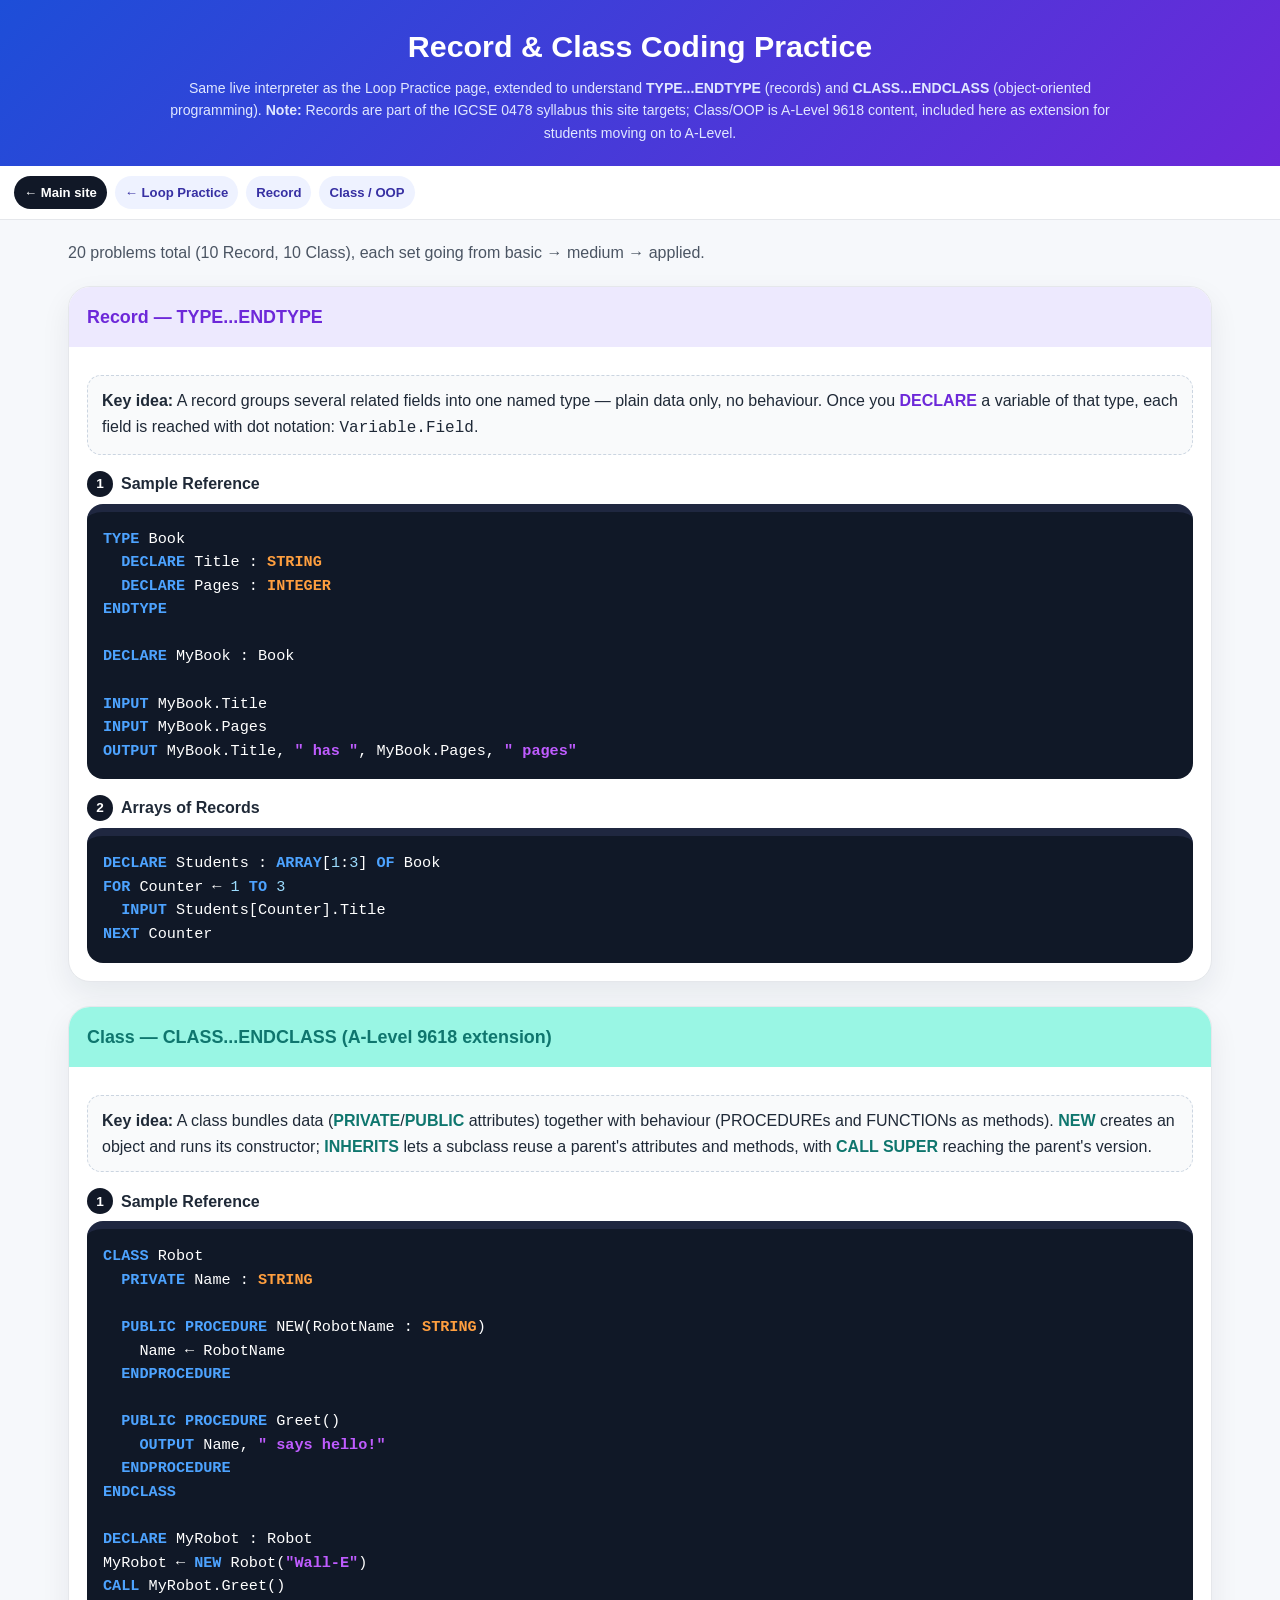
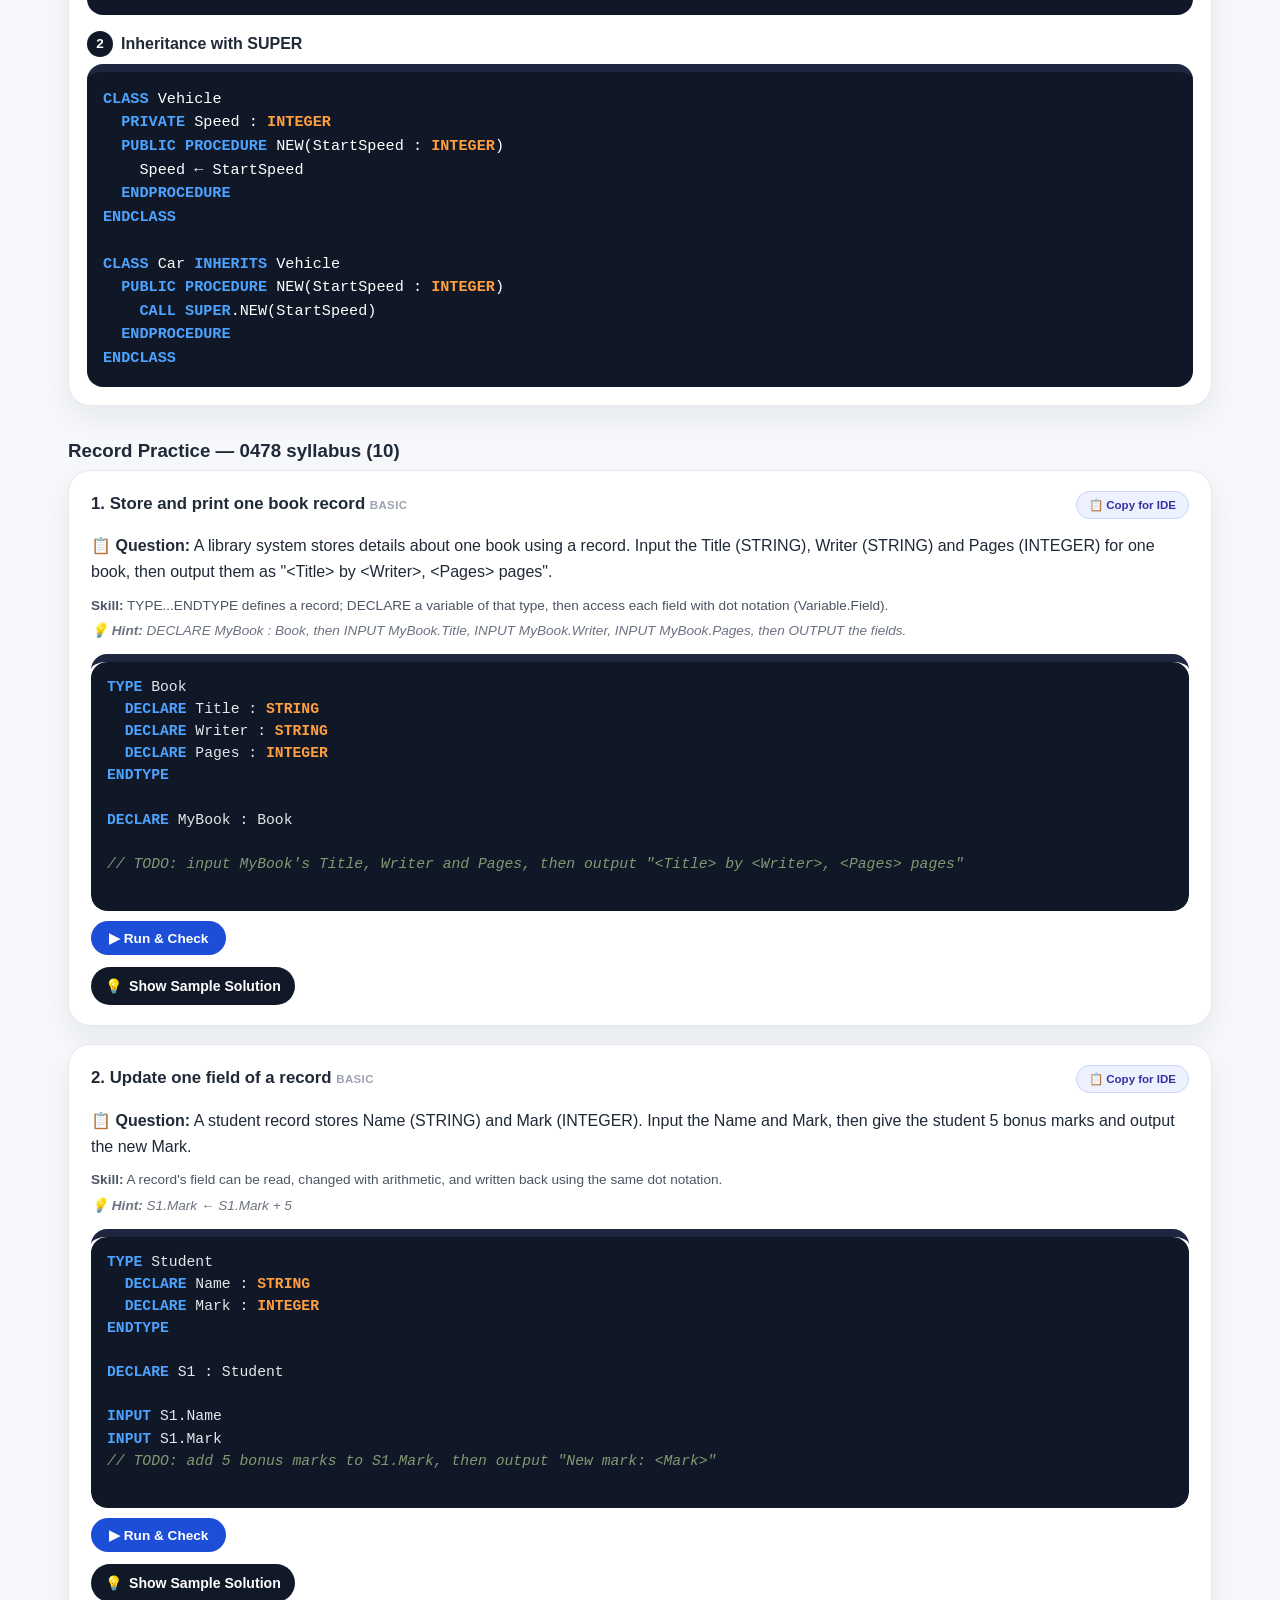
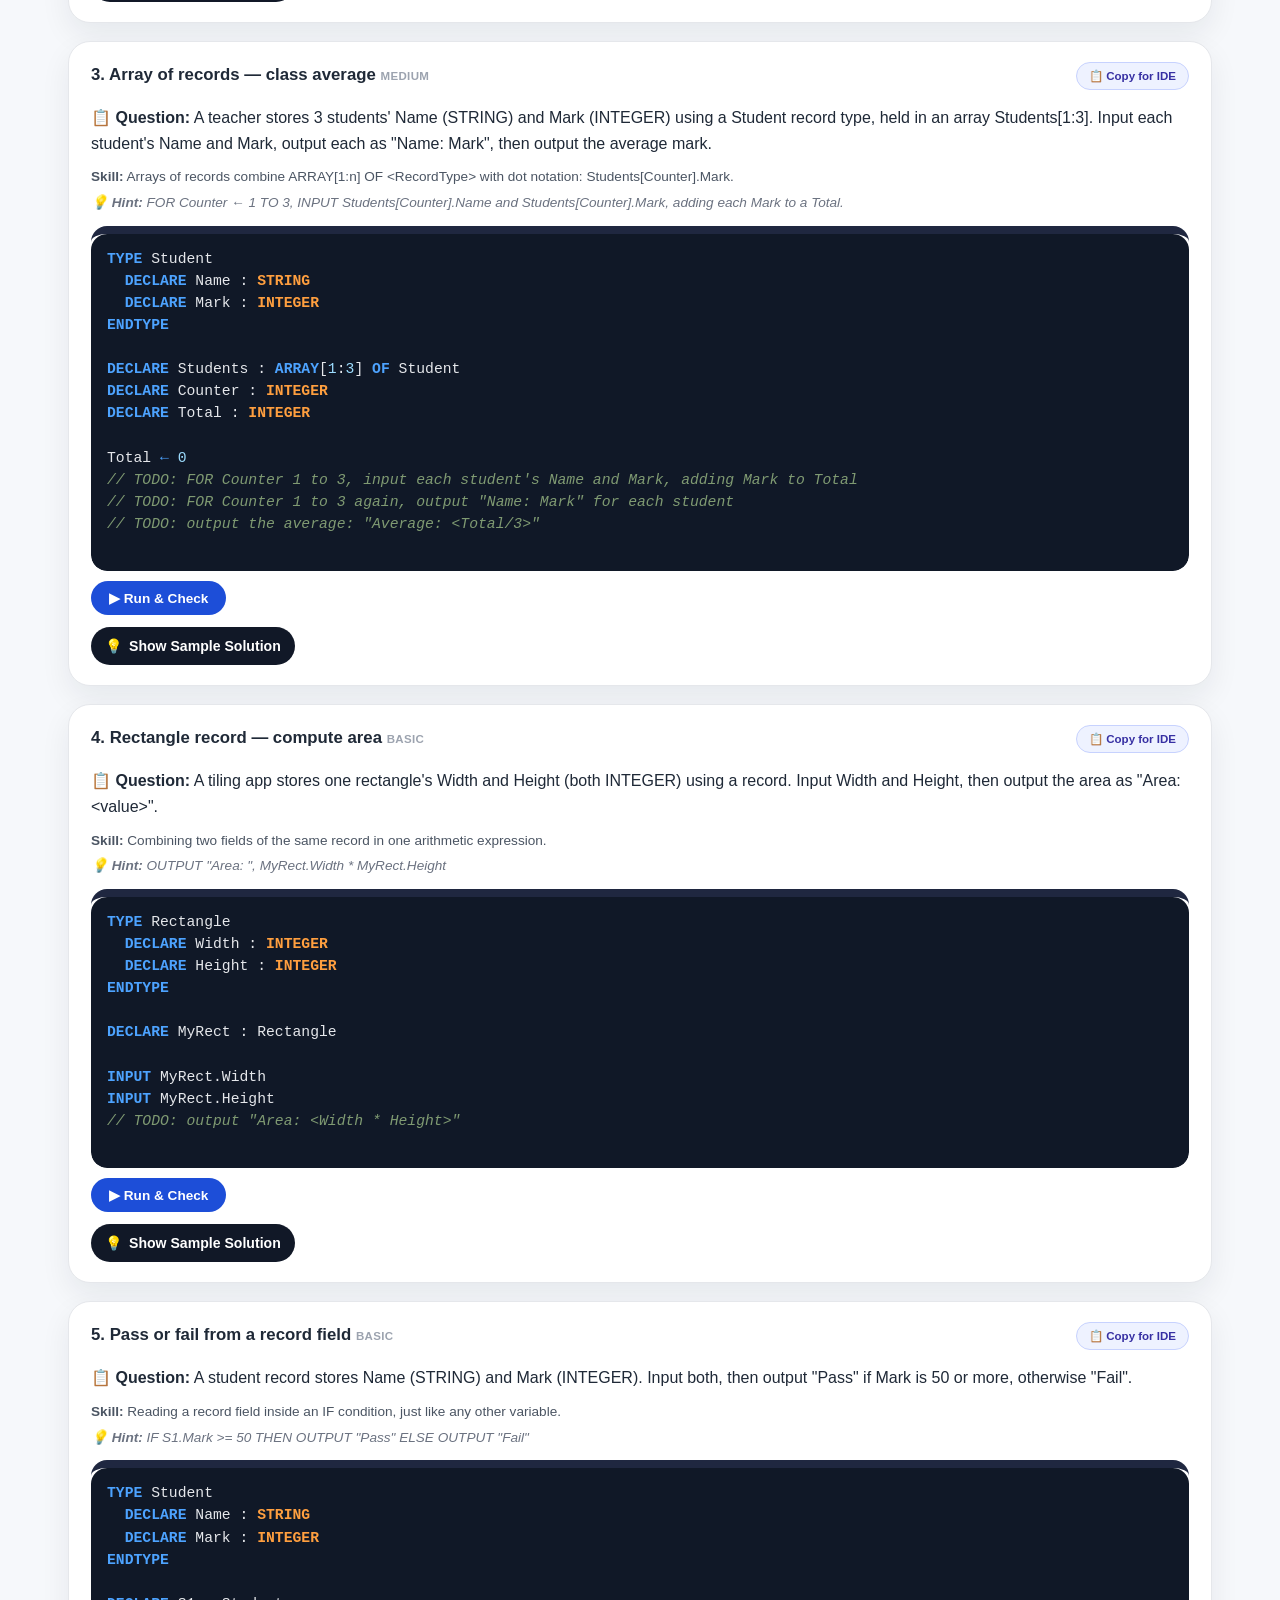
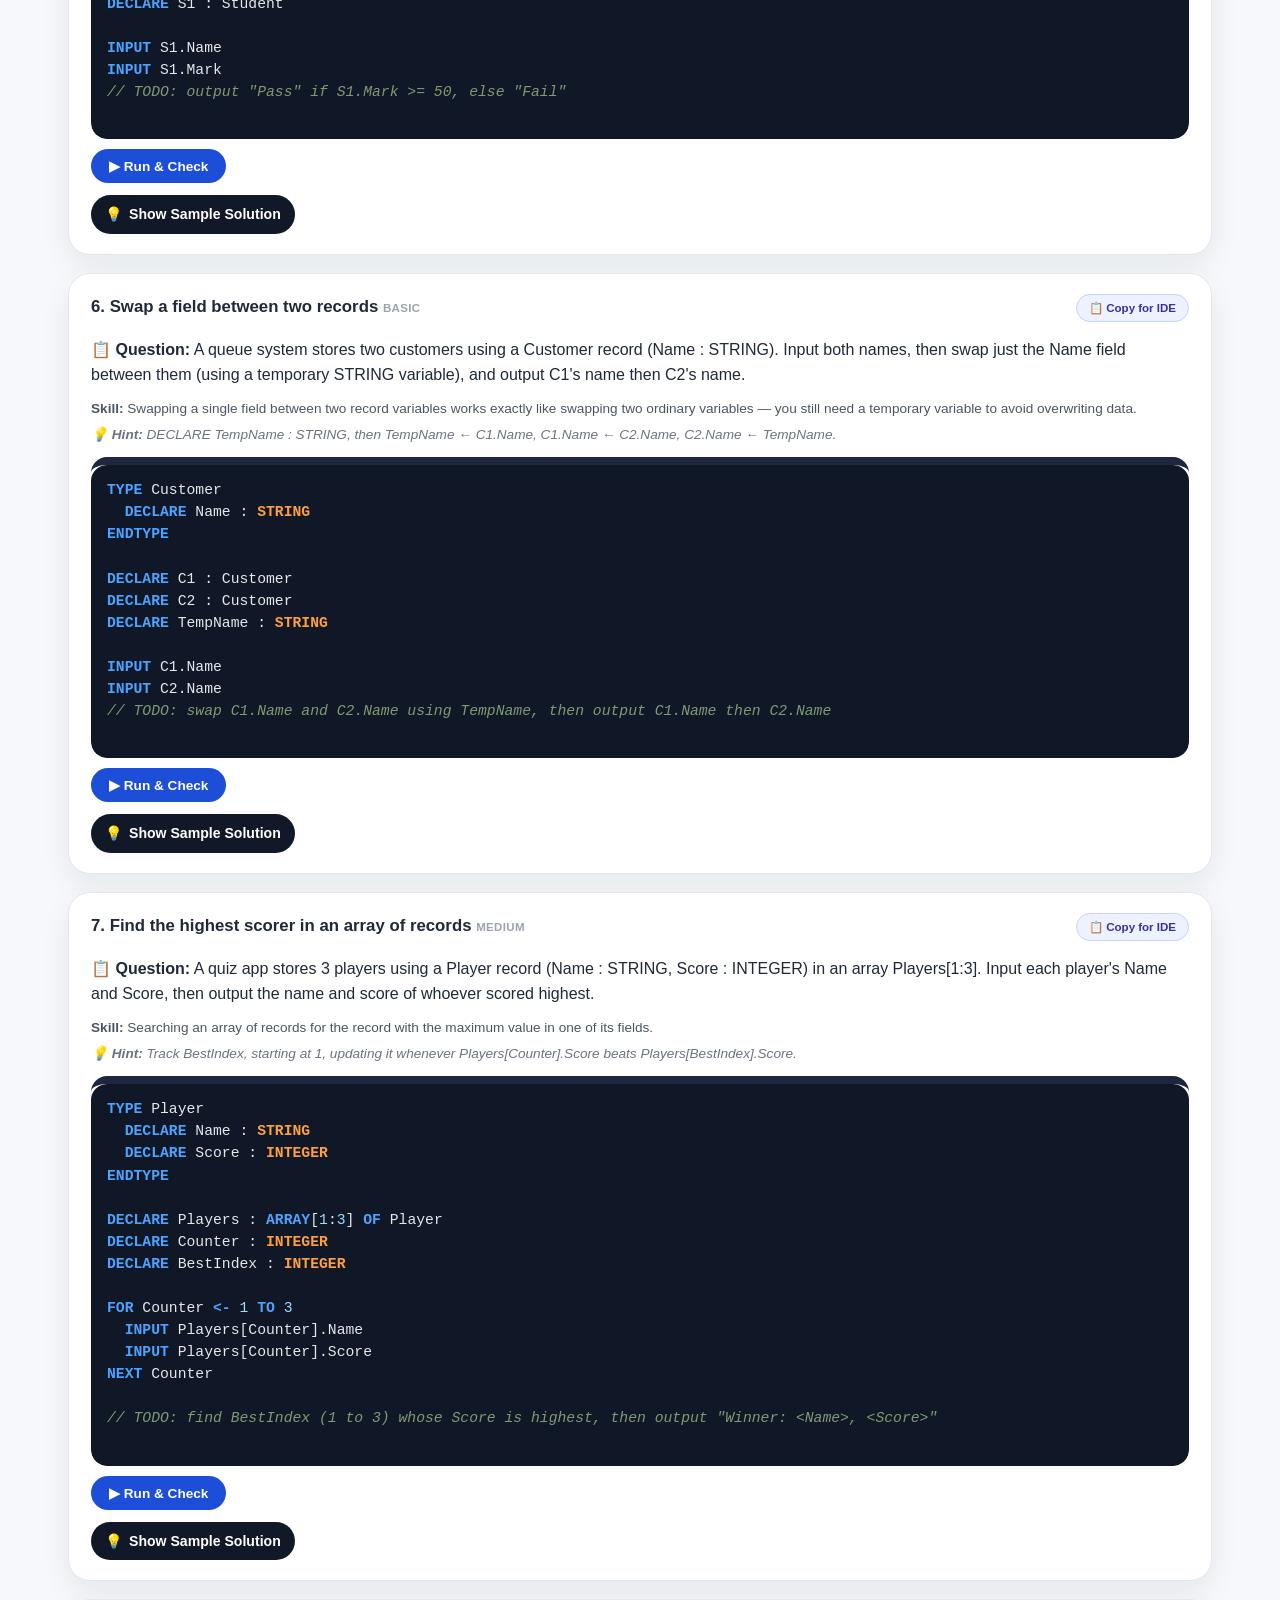
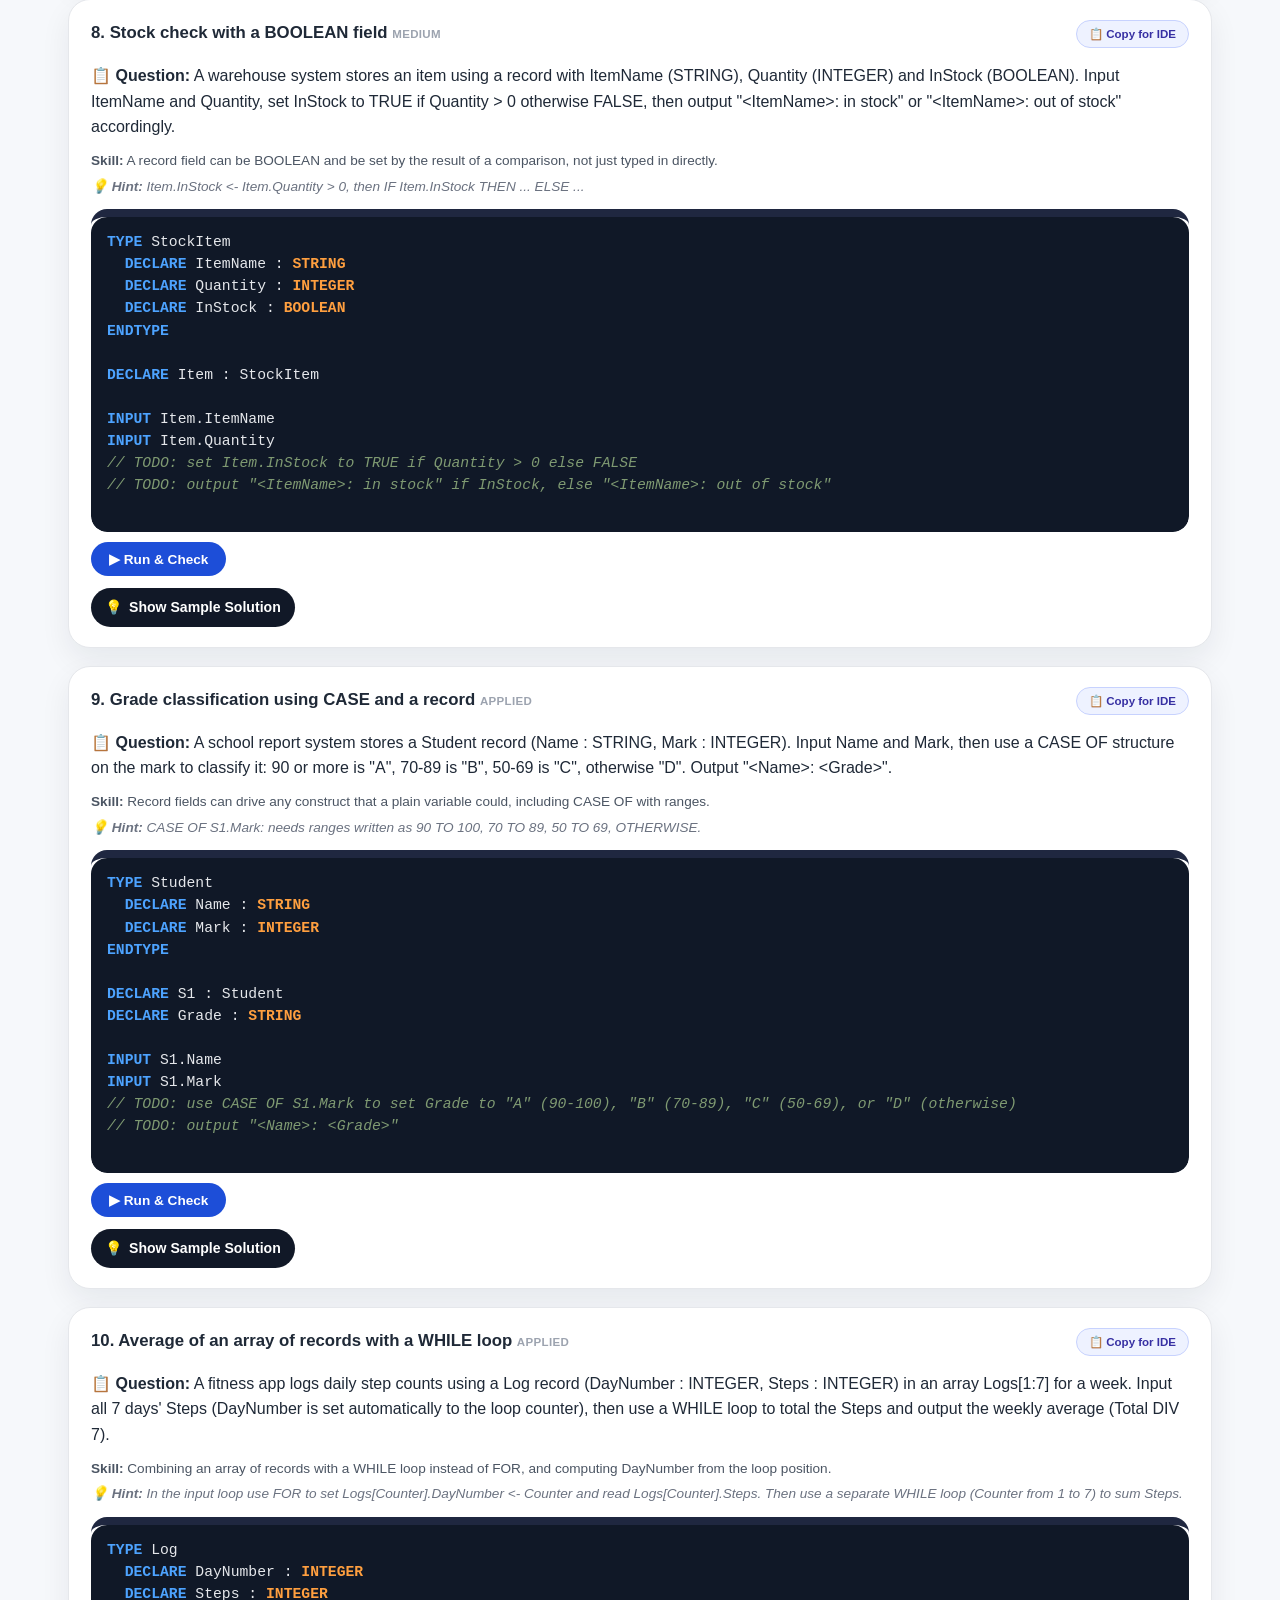
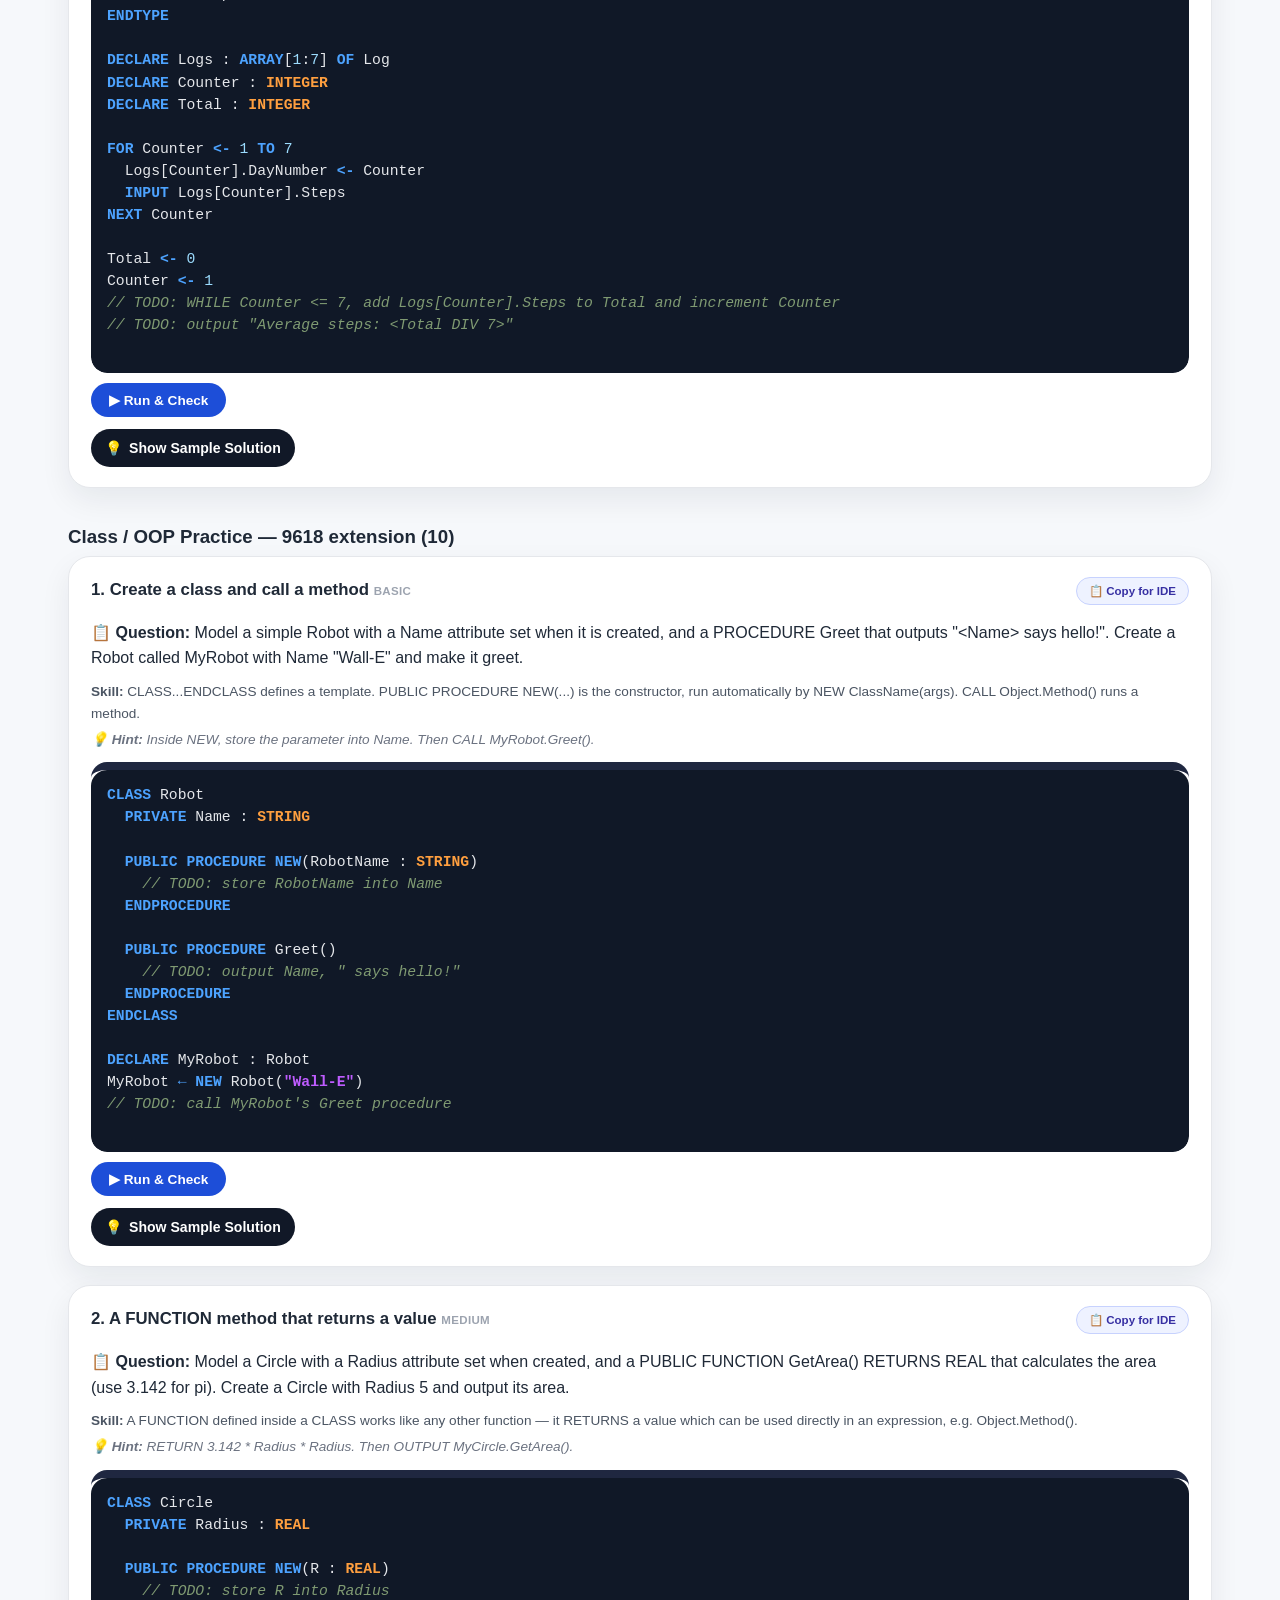
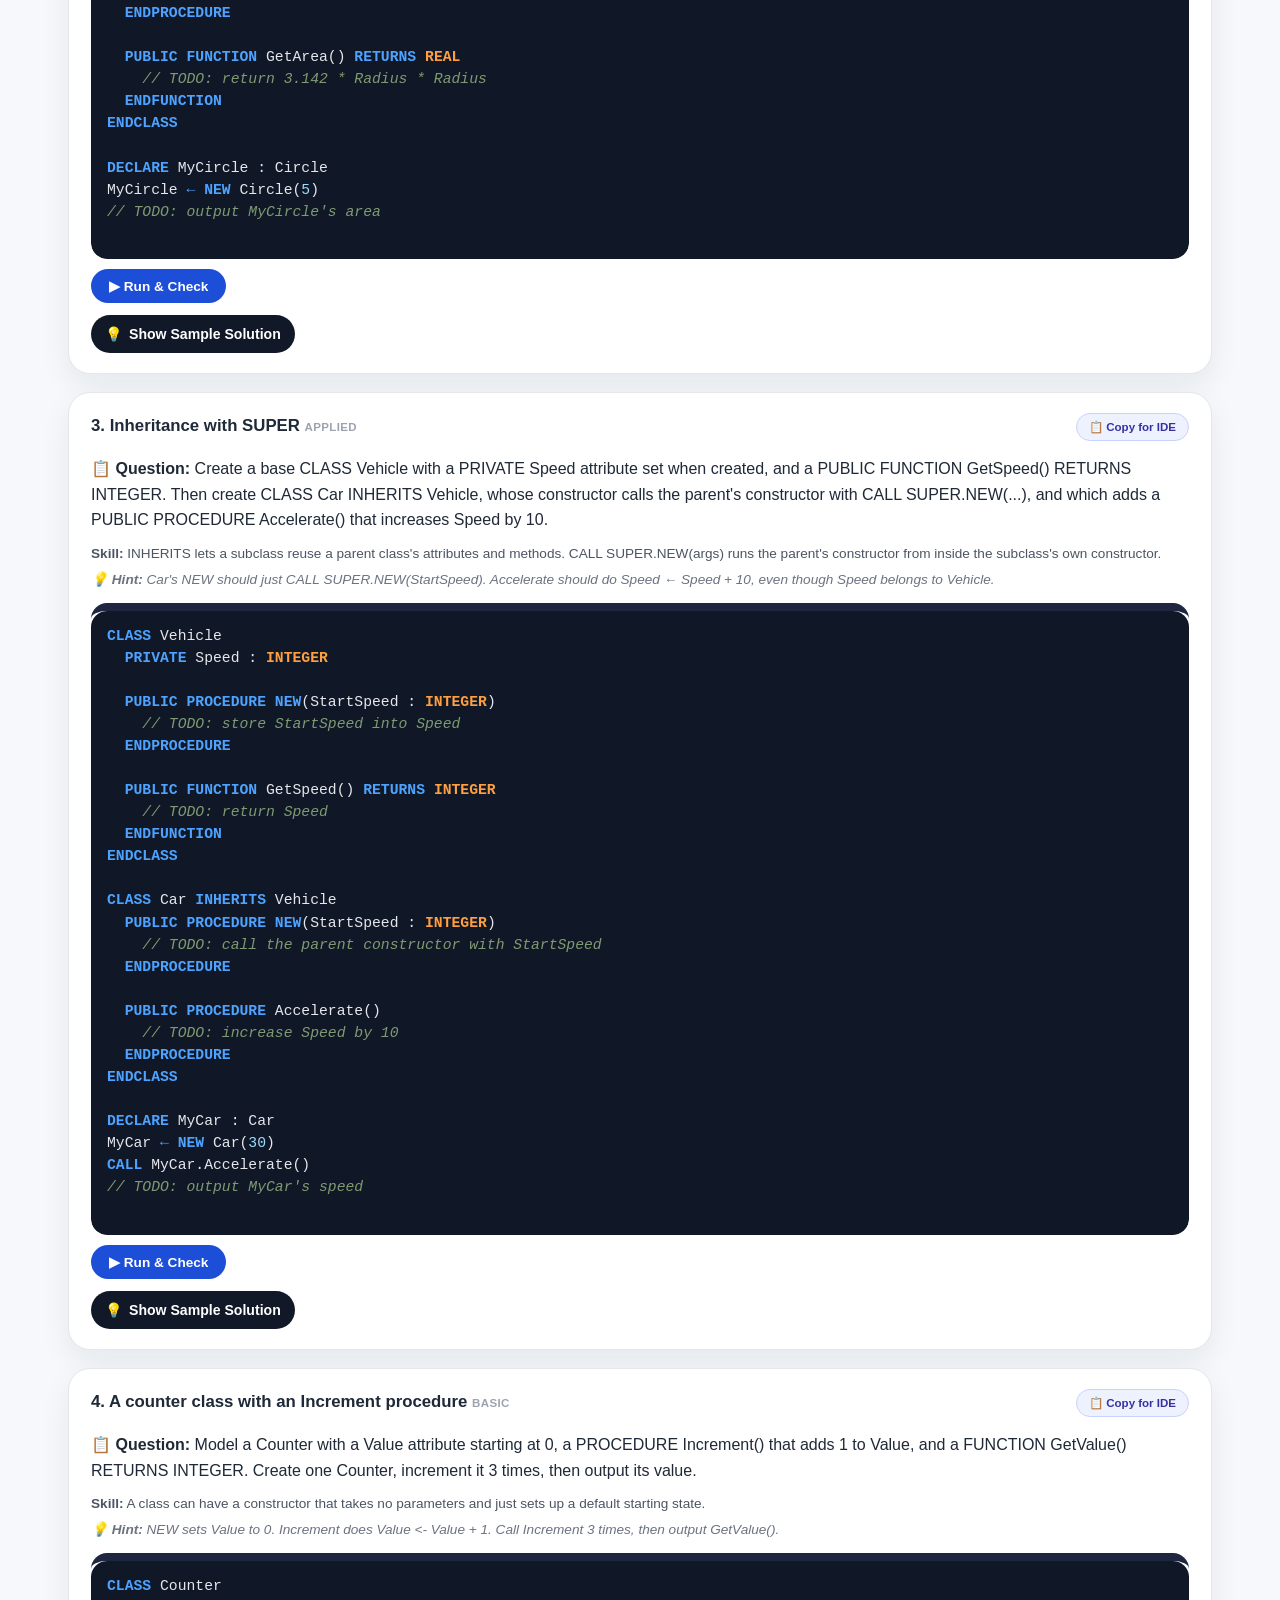
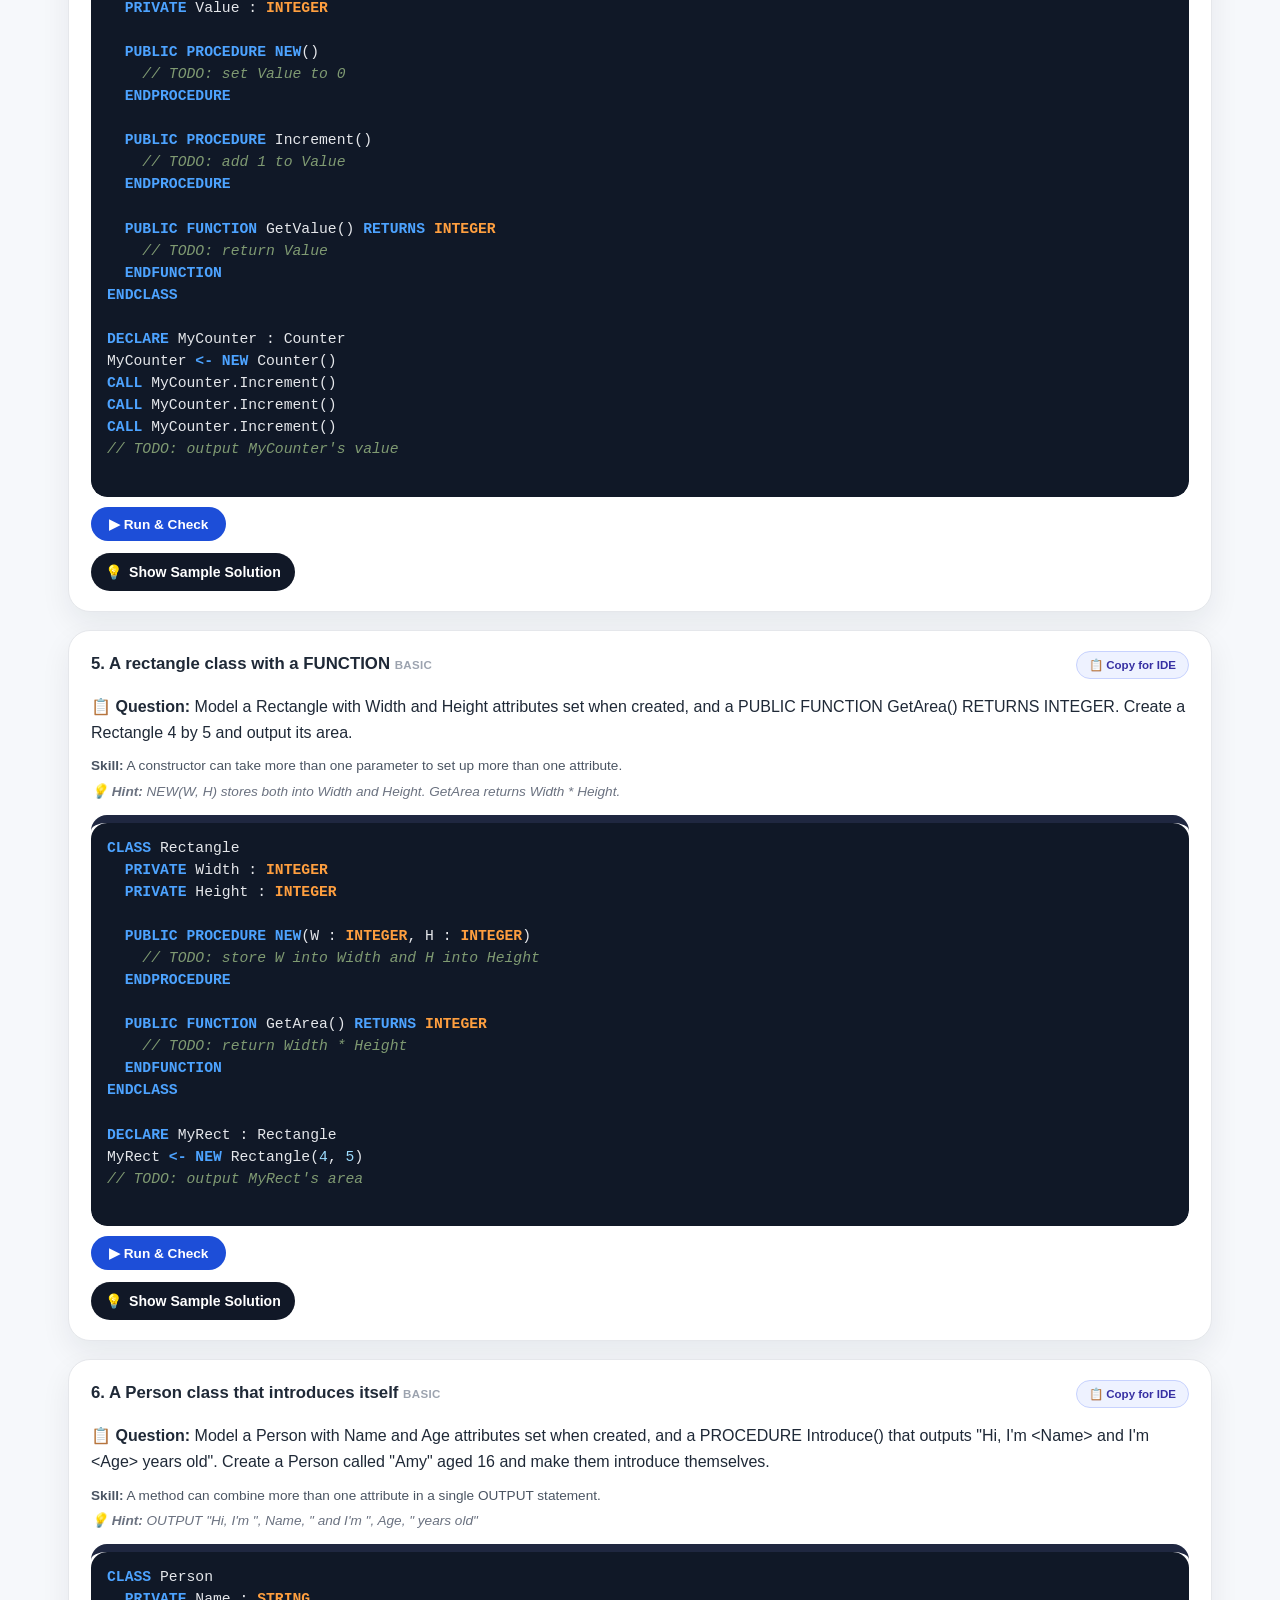
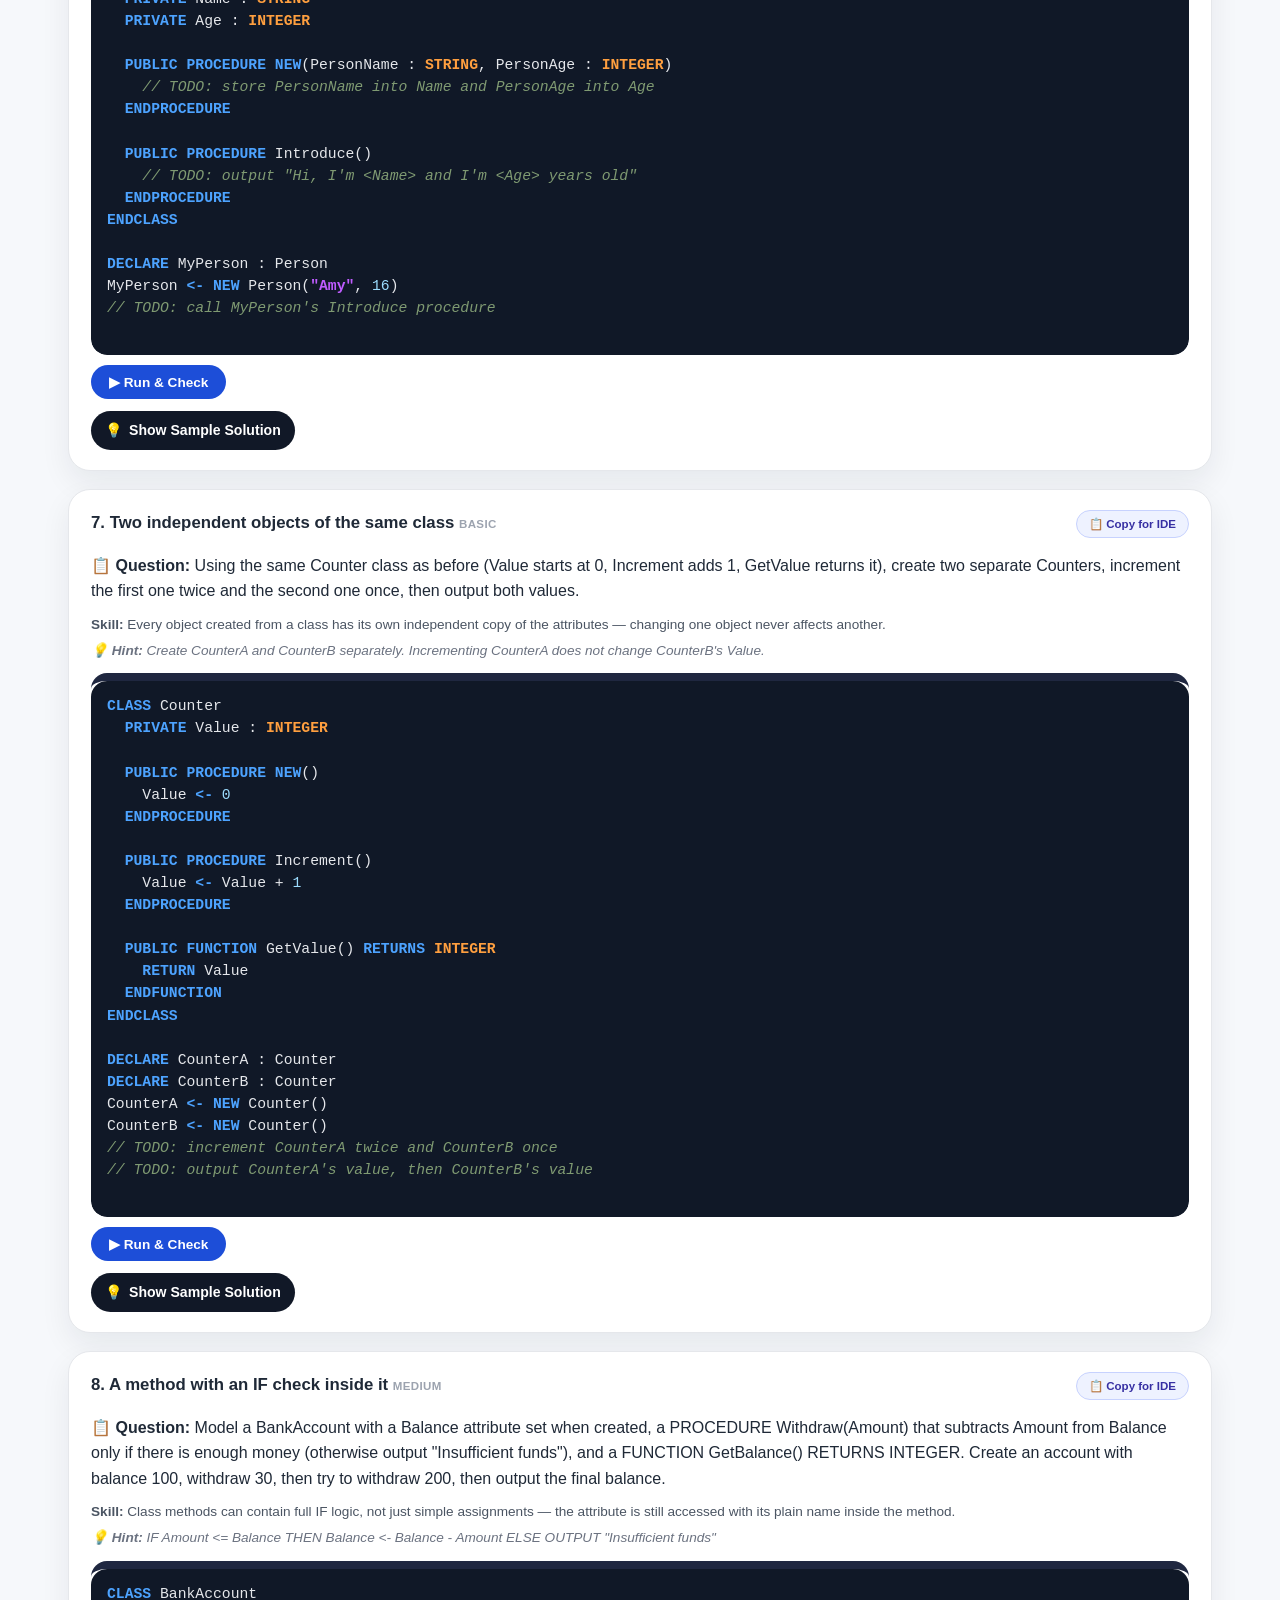
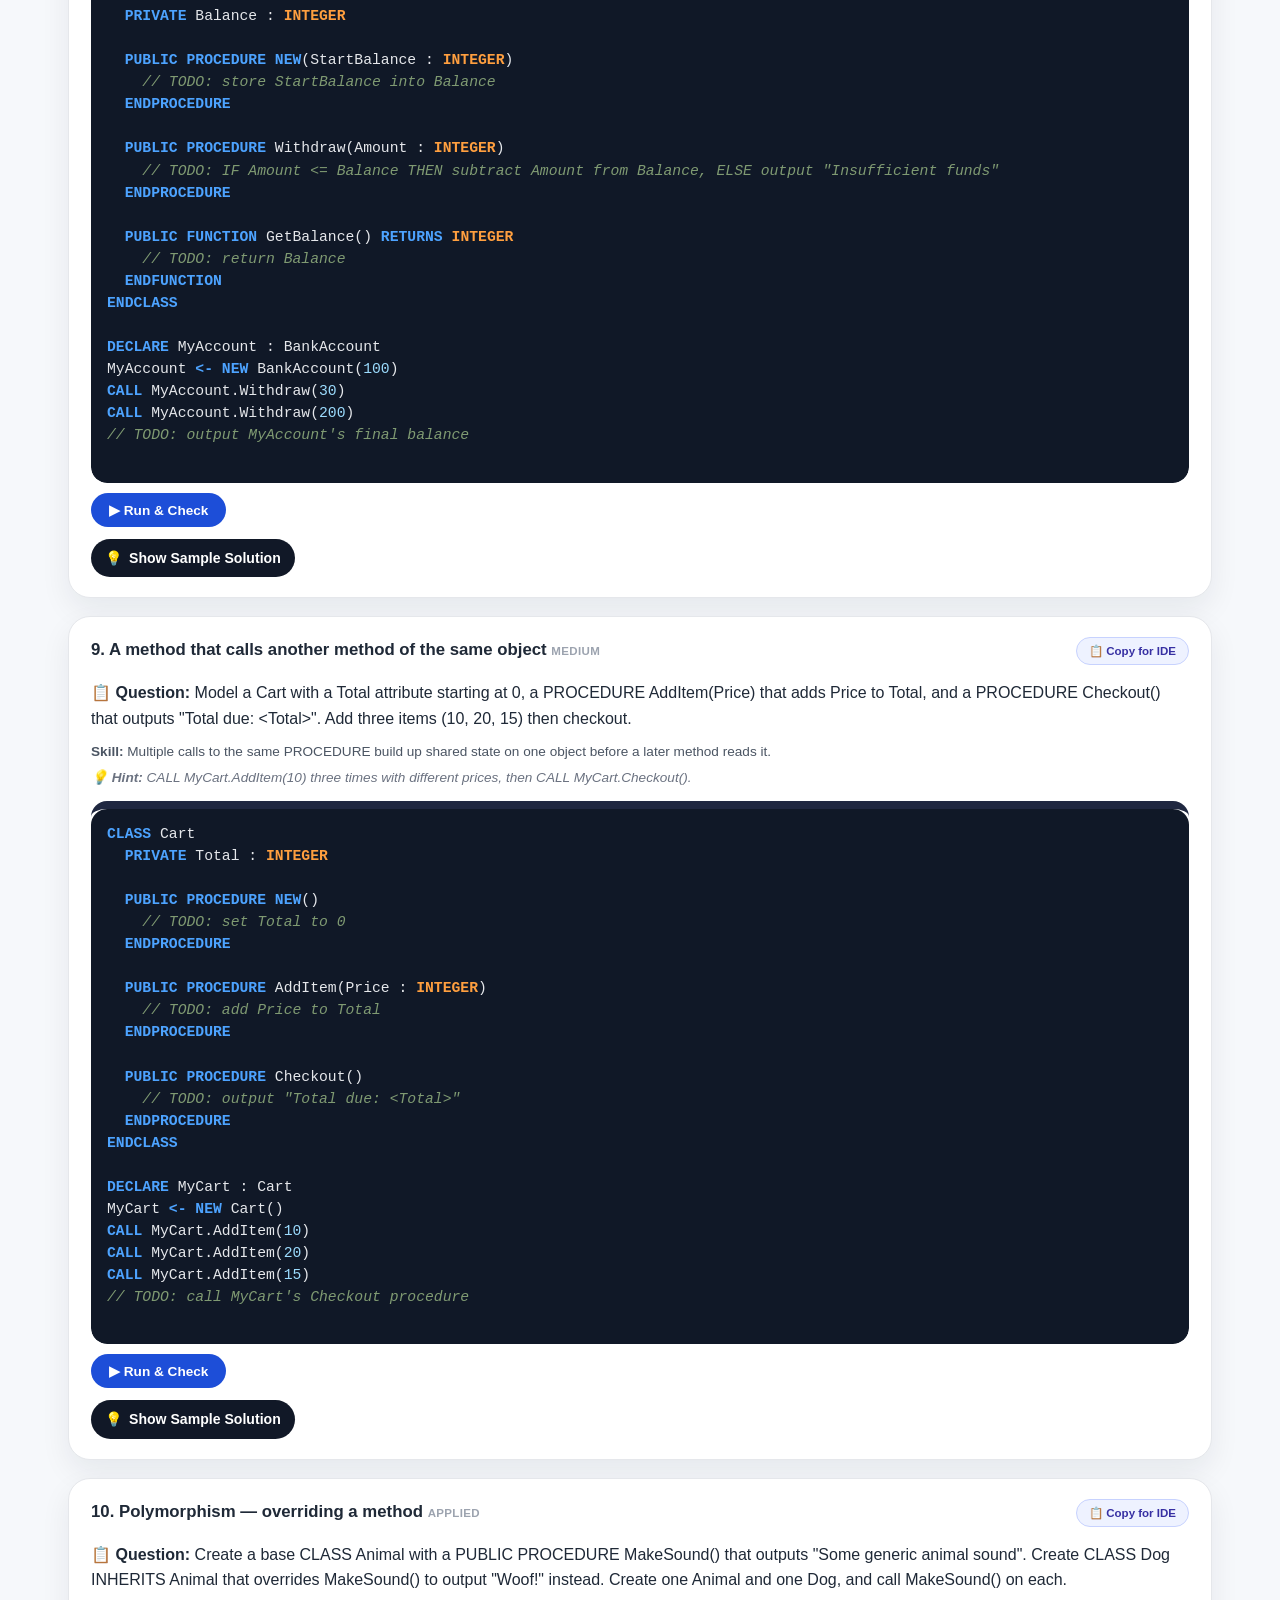
<file: record-class-practice.html>
<!DOCTYPE html>
<html lang="en">
<head>
<meta charset="UTF-8">
<meta name="viewport" content="width=device-width, initial-scale=1.0">
<meta name="author" content="Daichi Yamamoto">
<meta name="description" content="Record and Class (OOP) Coding Practice (Auto-Checked) — part of the IGCSE 0478 Pseudocode Skills site.">
<title>Record &amp; Class Practice — IGCSE 0478 Pseudocode Skills</title>
<link rel="stylesheet" href="assets/practice-page-base.css">
<link rel="stylesheet" href="assets/practice-shared.css">
</head>
<body>
<header><h1>Record &amp; Class Coding Practice</h1><p>Same live interpreter as the Loop Practice page, extended to understand <strong>TYPE...ENDTYPE</strong> (records) and <strong>CLASS...ENDCLASS</strong> (object-oriented programming). <strong>Note:</strong> Records are part of the IGCSE 0478 syllabus this site targets; Class/OOP is A-Level 9618 content, included here as extension for students moving on to A-Level.</p></header>
<nav><a class="back" href="index.html">← Main site</a><a href="loop-practice.html">← Loop Practice</a><a href="#record-heading">Record</a><a href="#class-heading">Class / OOP</a></nav>
<main class="container">
<p class="intro">20 problems total (10 Record, 10 Class), each set going from basic → medium → applied.</p>

<article class="card purple"><div class="head">Record — TYPE...ENDTYPE</div><div class="body">
<div class="task"><strong>Key idea:</strong> A record groups several related fields into one named type — plain data only, no behaviour. Once you <span class="kw" style="color:#6d28d9">DECLARE</span> a variable of that type, each field is reached with dot notation: <code>Variable.Field</code>.</div>
<div class="step"><span>1</span>Sample Reference</div>
<pre><code><span class="kw">TYPE</span> Book
  <span class="kw">DECLARE</span> Title : <span class="type">STRING</span>
  <span class="kw">DECLARE</span> Pages : <span class="type">INTEGER</span>
<span class="kw">ENDTYPE</span>

<span class="kw">DECLARE</span> MyBook : Book

<span class="kw">INPUT</span> MyBook.Title
<span class="kw">INPUT</span> MyBook.Pages
<span class="kw">OUTPUT</span> MyBook.Title, <span class="str">" has "</span>, MyBook.Pages, <span class="str">" pages"</span></code></pre>
<div class="step"><span>2</span>Arrays of Records</div>
<pre><code><span class="kw">DECLARE</span> Students : <span class="kw">ARRAY</span>[<span class="num">1</span>:<span class="num">3</span>] <span class="kw">OF</span> Book
<span class="kw">FOR</span> Counter ← <span class="num">1</span> <span class="kw">TO</span> <span class="num">3</span>
  <span class="kw">INPUT</span> Students[Counter].Title
<span class="kw">NEXT</span> Counter</code></pre>
</div></article>

<article class="card teal"><div class="head">Class — CLASS...ENDCLASS (A-Level 9618 extension)</div><div class="body">
<div class="task"><strong>Key idea:</strong> A class bundles data (<span class="kw" style="color:#0f766e">PRIVATE</span>/<span class="kw" style="color:#0f766e">PUBLIC</span> attributes) together with behaviour (PROCEDUREs and FUNCTIONs as methods). <span class="kw" style="color:#0f766e">NEW</span> creates an object and runs its constructor; <span class="kw" style="color:#0f766e">INHERITS</span> lets a subclass reuse a parent's attributes and methods, with <span class="kw" style="color:#0f766e">CALL SUPER</span> reaching the parent's version.</div>
<div class="step"><span>1</span>Sample Reference</div>
<pre><code><span class="kw">CLASS</span> Robot
  <span class="kw">PRIVATE</span> Name : <span class="type">STRING</span>

  <span class="kw">PUBLIC</span> <span class="kw">PROCEDURE</span> NEW(RobotName : <span class="type">STRING</span>)
    Name ← RobotName
  <span class="kw">ENDPROCEDURE</span>

  <span class="kw">PUBLIC</span> <span class="kw">PROCEDURE</span> Greet()
    <span class="kw">OUTPUT</span> Name, <span class="str">" says hello!"</span>
  <span class="kw">ENDPROCEDURE</span>
<span class="kw">ENDCLASS</span>

<span class="kw">DECLARE</span> MyRobot : Robot
MyRobot ← <span class="kw">NEW</span> Robot(<span class="str">"Wall-E"</span>)
<span class="kw">CALL</span> MyRobot.Greet()</code></pre>
<div class="step"><span>2</span>Inheritance with SUPER</div>
<pre><code><span class="kw">CLASS</span> Vehicle
  <span class="kw">PRIVATE</span> Speed : <span class="type">INTEGER</span>
  <span class="kw">PUBLIC</span> <span class="kw">PROCEDURE</span> NEW(StartSpeed : <span class="type">INTEGER</span>)
    Speed ← StartSpeed
  <span class="kw">ENDPROCEDURE</span>
<span class="kw">ENDCLASS</span>

<span class="kw">CLASS</span> Car <span class="kw">INHERITS</span> Vehicle
  <span class="kw">PUBLIC</span> <span class="kw">PROCEDURE</span> NEW(StartSpeed : <span class="type">INTEGER</span>)
    <span class="kw">CALL</span> <span class="kw">SUPER</span>.NEW(StartSpeed)
  <span class="kw">ENDPROCEDURE</span>
<span class="kw">ENDCLASS</span></code></pre>
</div></article>

<h3 id="record-heading" style="margin:30px 0 4px">Record Practice — 0478 syllabus (10)</h3>
<div id="record-practice" class="practice-group"></div>
<h3 id="class-heading" style="margin:34px 0 4px">Class / OOP Practice — 9618 extension (10)</h3>
<div id="class-practice" class="practice-group"></div>
</main>
<footer>&copy; 2026 Daichi Yamamoto. All rights reserved.</footer>
<script src="assets/pseudo-practice-engine.js"></script>
<script>
const LOOP_PROBLEMS = [
  {"id":"record-basic-1","topic":"record","tier":"basic","title":"Store and print one book record","scenario":"A library system stores details about one book using a record. Input the Title (STRING), Writer (STRING) and Pages (INTEGER) for one book, then output them as \"<Title> by <Writer>, <Pages> pages\".","concept":"TYPE...ENDTYPE defines a record; DECLARE a variable of that type, then access each field with dot notation (Variable.Field).","hint":"DECLARE MyBook : Book, then INPUT MyBook.Title, INPUT MyBook.Writer, INPUT MyBook.Pages, then OUTPUT the fields.","starter":"TYPE Book\n  DECLARE Title : STRING\n  DECLARE Writer : STRING\n  DECLARE Pages : INTEGER\nENDTYPE\n\nDECLARE MyBook : Book\n\n// TODO: input MyBook's Title, Writer and Pages, then output \"<Title> by <Writer>, <Pages> pages\"\n","solution":"TYPE Book\n  DECLARE Title : STRING\n  DECLARE Writer : STRING\n  DECLARE Pages : INTEGER\nENDTYPE\n\nDECLARE MyBook : Book\n\nINPUT MyBook.Title\nINPUT MyBook.Writer\nINPUT MyBook.Pages\nOUTPUT MyBook.Title, \" by \", MyBook.Writer, \", \", MyBook.Pages, \" pages\"\n","tests":[{"inputs":["Pseudocode Basics","Daichi","120"],"expectLines":["Pseudocode Basics by Daichi, 120 pages"]}]},
  {"id":"record-basic-2","topic":"record","tier":"basic","title":"Update one field of a record","scenario":"A student record stores Name (STRING) and Mark (INTEGER). Input the Name and Mark, then give the student 5 bonus marks and output the new Mark.","concept":"A record's field can be read, changed with arithmetic, and written back using the same dot notation.","hint":"S1.Mark ← S1.Mark + 5","starter":"TYPE Student\n  DECLARE Name : STRING\n  DECLARE Mark : INTEGER\nENDTYPE\n\nDECLARE S1 : Student\n\nINPUT S1.Name\nINPUT S1.Mark\n// TODO: add 5 bonus marks to S1.Mark, then output \"New mark: <Mark>\"\n","solution":"TYPE Student\n  DECLARE Name : STRING\n  DECLARE Mark : INTEGER\nENDTYPE\n\nDECLARE S1 : Student\n\nINPUT S1.Name\nINPUT S1.Mark\nS1.Mark ← S1.Mark + 5\nOUTPUT \"New mark: \", S1.Mark\n","tests":[{"inputs":["Amy","78"],"expectLines":["New mark: 83"]}]},
  {"id":"record-medium-1","topic":"record","tier":"medium","title":"Array of records — class average","scenario":"A teacher stores 3 students' Name (STRING) and Mark (INTEGER) using a Student record type, held in an array Students[1:3]. Input each student's Name and Mark, output each as \"Name: Mark\", then output the average mark.","concept":"Arrays of records combine ARRAY[1:n] OF <RecordType> with dot notation: Students[Counter].Mark.","hint":"FOR Counter ← 1 TO 3, INPUT Students[Counter].Name and Students[Counter].Mark, adding each Mark to a Total.","starter":"TYPE Student\n  DECLARE Name : STRING\n  DECLARE Mark : INTEGER\nENDTYPE\n\nDECLARE Students : ARRAY[1:3] OF Student\nDECLARE Counter : INTEGER\nDECLARE Total : INTEGER\n\nTotal ← 0\n// TODO: FOR Counter 1 to 3, input each student's Name and Mark, adding Mark to Total\n// TODO: FOR Counter 1 to 3 again, output \"Name: Mark\" for each student\n// TODO: output the average: \"Average: <Total/3>\"\n","solution":"TYPE Student\n  DECLARE Name : STRING\n  DECLARE Mark : INTEGER\nENDTYPE\n\nDECLARE Students : ARRAY[1:3] OF Student\nDECLARE Counter : INTEGER\nDECLARE Total : INTEGER\n\nTotal ← 0\nFOR Counter ← 1 TO 3\n  INPUT Students[Counter].Name\n  INPUT Students[Counter].Mark\n  Total ← Total + Students[Counter].Mark\nNEXT Counter\n\nFOR Counter ← 1 TO 3\n  OUTPUT Students[Counter].Name, \": \", Students[Counter].Mark\nNEXT Counter\n\nOUTPUT \"Average: \", Total / 3\n","tests":[{"inputs":["Amy","70","Ben","80","Cara","90"],"expectLines":["Amy: 70","Ben: 80","Cara: 90","Average: 80"]}]},
  {"id":"record-basic-3","topic":"record","tier":"basic","title":"Rectangle record — compute area","scenario":"A tiling app stores one rectangle's Width and Height (both INTEGER) using a record. Input Width and Height, then output the area as \"Area: <value>\".","concept":"Combining two fields of the same record in one arithmetic expression.","hint":"OUTPUT \"Area: \", MyRect.Width * MyRect.Height","starter":"TYPE Rectangle\n  DECLARE Width : INTEGER\n  DECLARE Height : INTEGER\nENDTYPE\n\nDECLARE MyRect : Rectangle\n\nINPUT MyRect.Width\nINPUT MyRect.Height\n// TODO: output \"Area: <Width * Height>\"\n","solution":"TYPE Rectangle\n  DECLARE Width : INTEGER\n  DECLARE Height : INTEGER\nENDTYPE\n\nDECLARE MyRect : Rectangle\n\nINPUT MyRect.Width\nINPUT MyRect.Height\nOUTPUT \"Area: \", MyRect.Width * MyRect.Height\n","tests":[{"inputs":["4","5"],"expectLines":["Area: 20"]}]},
  {"id":"record-basic-4","topic":"record","tier":"basic","title":"Pass or fail from a record field","scenario":"A student record stores Name (STRING) and Mark (INTEGER). Input both, then output \"Pass\" if Mark is 50 or more, otherwise \"Fail\".","concept":"Reading a record field inside an IF condition, just like any other variable.","hint":"IF S1.Mark >= 50 THEN OUTPUT \"Pass\" ELSE OUTPUT \"Fail\"","starter":"TYPE Student\n  DECLARE Name : STRING\n  DECLARE Mark : INTEGER\nENDTYPE\n\nDECLARE S1 : Student\n\nINPUT S1.Name\nINPUT S1.Mark\n// TODO: output \"Pass\" if S1.Mark >= 50, else \"Fail\"\n","solution":"TYPE Student\n  DECLARE Name : STRING\n  DECLARE Mark : INTEGER\nENDTYPE\n\nDECLARE S1 : Student\n\nINPUT S1.Name\nINPUT S1.Mark\nIF S1.Mark >= 50 THEN\n  OUTPUT \"Pass\"\nELSE\n  OUTPUT \"Fail\"\nENDIF\n","tests":[{"inputs":["Amy","72"],"expectLines":["Pass"]},{"inputs":["Ben","40"],"expectLines":["Fail"]}]},
  {"id":"record-basic-5","topic":"record","tier":"basic","title":"Swap a field between two records","scenario":"A queue system stores two customers using a Customer record (Name : STRING). Input both names, then swap just the Name field between them (using a temporary STRING variable), and output C1's name then C2's name.","concept":"Swapping a single field between two record variables works exactly like swapping two ordinary variables — you still need a temporary variable to avoid overwriting data.","hint":"DECLARE TempName : STRING, then TempName ← C1.Name, C1.Name ← C2.Name, C2.Name ← TempName.","starter":"TYPE Customer\n  DECLARE Name : STRING\nENDTYPE\n\nDECLARE C1 : Customer\nDECLARE C2 : Customer\nDECLARE TempName : STRING\n\nINPUT C1.Name\nINPUT C2.Name\n// TODO: swap C1.Name and C2.Name using TempName, then output C1.Name then C2.Name\n","solution":"TYPE Customer\n  DECLARE Name : STRING\nENDTYPE\n\nDECLARE C1 : Customer\nDECLARE C2 : Customer\nDECLARE TempName : STRING\n\nINPUT C1.Name\nINPUT C2.Name\nTempName ← C1.Name\nC1.Name ← C2.Name\nC2.Name ← TempName\nOUTPUT C1.Name\nOUTPUT C2.Name\n","tests":[{"inputs":["Amy","Ben"],"expectLines":["Ben","Amy"]}]},
  {"id":"record-medium-2","topic":"record","tier":"medium","title":"Find the highest scorer in an array of records","scenario":"A quiz app stores 3 players using a Player record (Name : STRING, Score : INTEGER) in an array Players[1:3]. Input each player's Name and Score, then output the name and score of whoever scored highest.","concept":"Searching an array of records for the record with the maximum value in one of its fields.","hint":"Track BestIndex, starting at 1, updating it whenever Players[Counter].Score beats Players[BestIndex].Score.","starter":"TYPE Player\n  DECLARE Name : STRING\n  DECLARE Score : INTEGER\nENDTYPE\n\nDECLARE Players : ARRAY[1:3] OF Player\nDECLARE Counter : INTEGER\nDECLARE BestIndex : INTEGER\n\nFOR Counter <- 1 TO 3\n  INPUT Players[Counter].Name\n  INPUT Players[Counter].Score\nNEXT Counter\n\n// TODO: find BestIndex (1 to 3) whose Score is highest, then output \"Winner: <Name>, <Score>\"\n","solution":"TYPE Player\n  DECLARE Name : STRING\n  DECLARE Score : INTEGER\nENDTYPE\n\nDECLARE Players : ARRAY[1:3] OF Player\nDECLARE Counter : INTEGER\nDECLARE BestIndex : INTEGER\n\nFOR Counter <- 1 TO 3\n  INPUT Players[Counter].Name\n  INPUT Players[Counter].Score\nNEXT Counter\n\nBestIndex <- 1\nFOR Counter <- 2 TO 3\n  IF Players[Counter].Score > Players[BestIndex].Score THEN\n    BestIndex <- Counter\n  ENDIF\nNEXT Counter\nOUTPUT \"Winner: \", Players[BestIndex].Name, \", \", Players[BestIndex].Score\n","tests":[{"inputs":["Amy","70","Ben","95","Cara","80"],"expectLines":["Winner: Ben, 95"]}]},
  {"id":"record-medium-3","topic":"record","tier":"medium","title":"Stock check with a BOOLEAN field","scenario":"A warehouse system stores an item using a record with ItemName (STRING), Quantity (INTEGER) and InStock (BOOLEAN). Input ItemName and Quantity, set InStock to TRUE if Quantity > 0 otherwise FALSE, then output \"<ItemName>: in stock\" or \"<ItemName>: out of stock\" accordingly.","concept":"A record field can be BOOLEAN and be set by the result of a comparison, not just typed in directly.","hint":"Item.InStock <- Item.Quantity > 0, then IF Item.InStock THEN ... ELSE ...","starter":"TYPE StockItem\n  DECLARE ItemName : STRING\n  DECLARE Quantity : INTEGER\n  DECLARE InStock : BOOLEAN\nENDTYPE\n\nDECLARE Item : StockItem\n\nINPUT Item.ItemName\nINPUT Item.Quantity\n// TODO: set Item.InStock to TRUE if Quantity > 0 else FALSE\n// TODO: output \"<ItemName>: in stock\" if InStock, else \"<ItemName>: out of stock\"\n","solution":"TYPE StockItem\n  DECLARE ItemName : STRING\n  DECLARE Quantity : INTEGER\n  DECLARE InStock : BOOLEAN\nENDTYPE\n\nDECLARE Item : StockItem\n\nINPUT Item.ItemName\nINPUT Item.Quantity\nItem.InStock <- Item.Quantity > 0\nIF Item.InStock THEN\n  OUTPUT Item.ItemName, \": in stock\"\nELSE\n  OUTPUT Item.ItemName, \": out of stock\"\nENDIF\n","tests":[{"inputs":["Hammer","12"],"expectLines":["Hammer: in stock"]},{"inputs":["Nails","0"],"expectLines":["Nails: out of stock"]}]},
  {"id":"record-applied-1","topic":"record","tier":"applied","title":"Grade classification using CASE and a record","scenario":"A school report system stores a Student record (Name : STRING, Mark : INTEGER). Input Name and Mark, then use a CASE OF structure on the mark to classify it: 90 or more is \"A\", 70-89 is \"B\", 50-69 is \"C\", otherwise \"D\". Output \"<Name>: <Grade>\".","concept":"Record fields can drive any construct that a plain variable could, including CASE OF with ranges.","hint":"CASE OF S1.Mark: needs ranges written as 90 TO 100, 70 TO 89, 50 TO 69, OTHERWISE.","starter":"TYPE Student\n  DECLARE Name : STRING\n  DECLARE Mark : INTEGER\nENDTYPE\n\nDECLARE S1 : Student\nDECLARE Grade : STRING\n\nINPUT S1.Name\nINPUT S1.Mark\n// TODO: use CASE OF S1.Mark to set Grade to \"A\" (90-100), \"B\" (70-89), \"C\" (50-69), or \"D\" (otherwise)\n// TODO: output \"<Name>: <Grade>\"\n","solution":"TYPE Student\n  DECLARE Name : STRING\n  DECLARE Mark : INTEGER\nENDTYPE\n\nDECLARE S1 : Student\nDECLARE Grade : STRING\n\nINPUT S1.Name\nINPUT S1.Mark\nCASE OF S1.Mark\n  90 TO 100 : Grade <- \"A\"\n  70 TO 89  : Grade <- \"B\"\n  50 TO 69  : Grade <- \"C\"\n  OTHERWISE : Grade <- \"D\"\nENDCASE\nOUTPUT S1.Name, \": \", Grade\n","tests":[{"inputs":["Amy","95"],"expectLines":["Amy: A"]},{"inputs":["Ben","42"],"expectLines":["Ben: D"]}]},
  {"id":"record-applied-2","topic":"record","tier":"applied","title":"Average of an array of records with a WHILE loop","scenario":"A fitness app logs daily step counts using a Log record (DayNumber : INTEGER, Steps : INTEGER) in an array Logs[1:7] for a week. Input all 7 days' Steps (DayNumber is set automatically to the loop counter), then use a WHILE loop to total the Steps and output the weekly average (Total DIV 7).","concept":"Combining an array of records with a WHILE loop instead of FOR, and computing DayNumber from the loop position.","hint":"In the input loop use FOR to set Logs[Counter].DayNumber <- Counter and read Logs[Counter].Steps. Then use a separate WHILE loop (Counter from 1 to 7) to sum Steps.","starter":"TYPE Log\n  DECLARE DayNumber : INTEGER\n  DECLARE Steps : INTEGER\nENDTYPE\n\nDECLARE Logs : ARRAY[1:7] OF Log\nDECLARE Counter : INTEGER\nDECLARE Total : INTEGER\n\nFOR Counter <- 1 TO 7\n  Logs[Counter].DayNumber <- Counter\n  INPUT Logs[Counter].Steps\nNEXT Counter\n\nTotal <- 0\nCounter <- 1\n// TODO: WHILE Counter <= 7, add Logs[Counter].Steps to Total and increment Counter\n// TODO: output \"Average steps: <Total DIV 7>\"\n","solution":"TYPE Log\n  DECLARE DayNumber : INTEGER\n  DECLARE Steps : INTEGER\nENDTYPE\n\nDECLARE Logs : ARRAY[1:7] OF Log\nDECLARE Counter : INTEGER\nDECLARE Total : INTEGER\n\nFOR Counter <- 1 TO 7\n  Logs[Counter].DayNumber <- Counter\n  INPUT Logs[Counter].Steps\nNEXT Counter\n\nTotal <- 0\nCounter <- 1\nWHILE Counter <= 7\n  Total <- Total + Logs[Counter].Steps\n  Counter <- Counter + 1\nENDWHILE\nOUTPUT \"Average steps: \", Total DIV 7\n","tests":[{"inputs":["1000","2000","3000","4000","5000","6000","7000"],"expectLines":["Average steps: 4000"]}]},
  {"id":"class-basic-1","topic":"class","tier":"basic","title":"Create a class and call a method","scenario":"Model a simple Robot with a Name attribute set when it is created, and a PROCEDURE Greet that outputs \"<Name> says hello!\". Create a Robot called MyRobot with Name \"Wall-E\" and make it greet.","concept":"CLASS...ENDCLASS defines a template. PUBLIC PROCEDURE NEW(...) is the constructor, run automatically by NEW ClassName(args). CALL Object.Method() runs a method.","hint":"Inside NEW, store the parameter into Name. Then CALL MyRobot.Greet().","starter":"CLASS Robot\n  PRIVATE Name : STRING\n\n  PUBLIC PROCEDURE NEW(RobotName : STRING)\n    // TODO: store RobotName into Name\n  ENDPROCEDURE\n\n  PUBLIC PROCEDURE Greet()\n    // TODO: output Name, \" says hello!\"\n  ENDPROCEDURE\nENDCLASS\n\nDECLARE MyRobot : Robot\nMyRobot ← NEW Robot(\"Wall-E\")\n// TODO: call MyRobot's Greet procedure\n","solution":"CLASS Robot\n  PRIVATE Name : STRING\n\n  PUBLIC PROCEDURE NEW(RobotName : STRING)\n    Name ← RobotName\n  ENDPROCEDURE\n\n  PUBLIC PROCEDURE Greet()\n    OUTPUT Name, \" says hello!\"\n  ENDPROCEDURE\nENDCLASS\n\nDECLARE MyRobot : Robot\nMyRobot ← NEW Robot(\"Wall-E\")\nCALL MyRobot.Greet()\n","tests":[{"inputs":[],"expectLines":["Wall-E says hello!"]}]},
  {"id":"class-medium-1","topic":"class","tier":"medium","title":"A FUNCTION method that returns a value","scenario":"Model a Circle with a Radius attribute set when created, and a PUBLIC FUNCTION GetArea() RETURNS REAL that calculates the area (use 3.142 for pi). Create a Circle with Radius 5 and output its area.","concept":"A FUNCTION defined inside a CLASS works like any other function — it RETURNS a value which can be used directly in an expression, e.g. Object.Method().","hint":"RETURN 3.142 * Radius * Radius. Then OUTPUT MyCircle.GetArea().","starter":"CLASS Circle\n  PRIVATE Radius : REAL\n\n  PUBLIC PROCEDURE NEW(R : REAL)\n    // TODO: store R into Radius\n  ENDPROCEDURE\n\n  PUBLIC FUNCTION GetArea() RETURNS REAL\n    // TODO: return 3.142 * Radius * Radius\n  ENDFUNCTION\nENDCLASS\n\nDECLARE MyCircle : Circle\nMyCircle ← NEW Circle(5)\n// TODO: output MyCircle's area\n","solution":"CLASS Circle\n  PRIVATE Radius : REAL\n\n  PUBLIC PROCEDURE NEW(R : REAL)\n    Radius ← R\n  ENDPROCEDURE\n\n  PUBLIC FUNCTION GetArea() RETURNS REAL\n    RETURN 3.142 * Radius * Radius\n  ENDFUNCTION\nENDCLASS\n\nDECLARE MyCircle : Circle\nMyCircle ← NEW Circle(5)\nOUTPUT MyCircle.GetArea()\n","tests":[{"inputs":[],"expectLines":["78.55"]}]},
  {"id":"class-applied-1","topic":"class","tier":"applied","title":"Inheritance with SUPER","scenario":"Create a base CLASS Vehicle with a PRIVATE Speed attribute set when created, and a PUBLIC FUNCTION GetSpeed() RETURNS INTEGER. Then create CLASS Car INHERITS Vehicle, whose constructor calls the parent's constructor with CALL SUPER.NEW(...), and which adds a PUBLIC PROCEDURE Accelerate() that increases Speed by 10.","concept":"INHERITS lets a subclass reuse a parent class's attributes and methods. CALL SUPER.NEW(args) runs the parent's constructor from inside the subclass's own constructor.","hint":"Car's NEW should just CALL SUPER.NEW(StartSpeed). Accelerate should do Speed ← Speed + 10, even though Speed belongs to Vehicle.","starter":"CLASS Vehicle\n  PRIVATE Speed : INTEGER\n\n  PUBLIC PROCEDURE NEW(StartSpeed : INTEGER)\n    // TODO: store StartSpeed into Speed\n  ENDPROCEDURE\n\n  PUBLIC FUNCTION GetSpeed() RETURNS INTEGER\n    // TODO: return Speed\n  ENDFUNCTION\nENDCLASS\n\nCLASS Car INHERITS Vehicle\n  PUBLIC PROCEDURE NEW(StartSpeed : INTEGER)\n    // TODO: call the parent constructor with StartSpeed\n  ENDPROCEDURE\n\n  PUBLIC PROCEDURE Accelerate()\n    // TODO: increase Speed by 10\n  ENDPROCEDURE\nENDCLASS\n\nDECLARE MyCar : Car\nMyCar ← NEW Car(30)\nCALL MyCar.Accelerate()\n// TODO: output MyCar's speed\n","solution":"CLASS Vehicle\n  PRIVATE Speed : INTEGER\n\n  PUBLIC PROCEDURE NEW(StartSpeed : INTEGER)\n    Speed ← StartSpeed\n  ENDPROCEDURE\n\n  PUBLIC FUNCTION GetSpeed() RETURNS INTEGER\n    RETURN Speed\n  ENDFUNCTION\nENDCLASS\n\nCLASS Car INHERITS Vehicle\n  PUBLIC PROCEDURE NEW(StartSpeed : INTEGER)\n    CALL SUPER.NEW(StartSpeed)\n  ENDPROCEDURE\n\n  PUBLIC PROCEDURE Accelerate()\n    Speed ← Speed + 10\n  ENDPROCEDURE\nENDCLASS\n\nDECLARE MyCar : Car\nMyCar ← NEW Car(30)\nCALL MyCar.Accelerate()\nOUTPUT MyCar.GetSpeed()\n","tests":[{"inputs":[],"expectLines":["40"]}]},
  {"id":"class-basic-2","topic":"class","tier":"basic","title":"A counter class with an Increment procedure","scenario":"Model a Counter with a Value attribute starting at 0, a PROCEDURE Increment() that adds 1 to Value, and a FUNCTION GetValue() RETURNS INTEGER. Create one Counter, increment it 3 times, then output its value.","concept":"A class can have a constructor that takes no parameters and just sets up a default starting state.","hint":"NEW sets Value to 0. Increment does Value <- Value + 1. Call Increment 3 times, then output GetValue().","starter":"CLASS Counter\n  PRIVATE Value : INTEGER\n\n  PUBLIC PROCEDURE NEW()\n    // TODO: set Value to 0\n  ENDPROCEDURE\n\n  PUBLIC PROCEDURE Increment()\n    // TODO: add 1 to Value\n  ENDPROCEDURE\n\n  PUBLIC FUNCTION GetValue() RETURNS INTEGER\n    // TODO: return Value\n  ENDFUNCTION\nENDCLASS\n\nDECLARE MyCounter : Counter\nMyCounter <- NEW Counter()\nCALL MyCounter.Increment()\nCALL MyCounter.Increment()\nCALL MyCounter.Increment()\n// TODO: output MyCounter's value\n","solution":"CLASS Counter\n  PRIVATE Value : INTEGER\n\n  PUBLIC PROCEDURE NEW()\n    Value <- 0\n  ENDPROCEDURE\n\n  PUBLIC PROCEDURE Increment()\n    Value <- Value + 1\n  ENDPROCEDURE\n\n  PUBLIC FUNCTION GetValue() RETURNS INTEGER\n    RETURN Value\n  ENDFUNCTION\nENDCLASS\n\nDECLARE MyCounter : Counter\nMyCounter <- NEW Counter()\nCALL MyCounter.Increment()\nCALL MyCounter.Increment()\nCALL MyCounter.Increment()\nOUTPUT MyCounter.GetValue()\n","tests":[{"inputs":[],"expectLines":["3"]}]},
  {"id":"class-basic-3","topic":"class","tier":"basic","title":"A rectangle class with a FUNCTION","scenario":"Model a Rectangle with Width and Height attributes set when created, and a PUBLIC FUNCTION GetArea() RETURNS INTEGER. Create a Rectangle 4 by 5 and output its area.","concept":"A constructor can take more than one parameter to set up more than one attribute.","hint":"NEW(W, H) stores both into Width and Height. GetArea returns Width * Height.","starter":"CLASS Rectangle\n  PRIVATE Width : INTEGER\n  PRIVATE Height : INTEGER\n\n  PUBLIC PROCEDURE NEW(W : INTEGER, H : INTEGER)\n    // TODO: store W into Width and H into Height\n  ENDPROCEDURE\n\n  PUBLIC FUNCTION GetArea() RETURNS INTEGER\n    // TODO: return Width * Height\n  ENDFUNCTION\nENDCLASS\n\nDECLARE MyRect : Rectangle\nMyRect <- NEW Rectangle(4, 5)\n// TODO: output MyRect's area\n","solution":"CLASS Rectangle\n  PRIVATE Width : INTEGER\n  PRIVATE Height : INTEGER\n\n  PUBLIC PROCEDURE NEW(W : INTEGER, H : INTEGER)\n    Width <- W\n    Height <- H\n  ENDPROCEDURE\n\n  PUBLIC FUNCTION GetArea() RETURNS INTEGER\n    RETURN Width * Height\n  ENDFUNCTION\nENDCLASS\n\nDECLARE MyRect : Rectangle\nMyRect <- NEW Rectangle(4, 5)\nOUTPUT MyRect.GetArea()\n","tests":[{"inputs":[],"expectLines":["20"]}]},
  {"id":"class-basic-4","topic":"class","tier":"basic","title":"A Person class that introduces itself","scenario":"Model a Person with Name and Age attributes set when created, and a PROCEDURE Introduce() that outputs \"Hi, I'm <Name> and I'm <Age> years old\". Create a Person called \"Amy\" aged 16 and make them introduce themselves.","concept":"A method can combine more than one attribute in a single OUTPUT statement.","hint":"OUTPUT \"Hi, I'm \", Name, \" and I'm \", Age, \" years old\"","starter":"CLASS Person\n  PRIVATE Name : STRING\n  PRIVATE Age : INTEGER\n\n  PUBLIC PROCEDURE NEW(PersonName : STRING, PersonAge : INTEGER)\n    // TODO: store PersonName into Name and PersonAge into Age\n  ENDPROCEDURE\n\n  PUBLIC PROCEDURE Introduce()\n    // TODO: output \"Hi, I'm <Name> and I'm <Age> years old\"\n  ENDPROCEDURE\nENDCLASS\n\nDECLARE MyPerson : Person\nMyPerson <- NEW Person(\"Amy\", 16)\n// TODO: call MyPerson's Introduce procedure\n","solution":"CLASS Person\n  PRIVATE Name : STRING\n  PRIVATE Age : INTEGER\n\n  PUBLIC PROCEDURE NEW(PersonName : STRING, PersonAge : INTEGER)\n    Name <- PersonName\n    Age <- PersonAge\n  ENDPROCEDURE\n\n  PUBLIC PROCEDURE Introduce()\n    OUTPUT \"Hi, I'm \", Name, \" and I'm \", Age, \" years old\"\n  ENDPROCEDURE\nENDCLASS\n\nDECLARE MyPerson : Person\nMyPerson <- NEW Person(\"Amy\", 16)\nCALL MyPerson.Introduce()\n","tests":[{"inputs":[],"expectLines":["Hi, I'm Amy and I'm 16 years old"]}]},
  {"id":"class-basic-5","topic":"class","tier":"basic","title":"Two independent objects of the same class","scenario":"Using the same Counter class as before (Value starts at 0, Increment adds 1, GetValue returns it), create two separate Counters, increment the first one twice and the second one once, then output both values.","concept":"Every object created from a class has its own independent copy of the attributes — changing one object never affects another.","hint":"Create CounterA and CounterB separately. Incrementing CounterA does not change CounterB's Value.","starter":"CLASS Counter\n  PRIVATE Value : INTEGER\n\n  PUBLIC PROCEDURE NEW()\n    Value <- 0\n  ENDPROCEDURE\n\n  PUBLIC PROCEDURE Increment()\n    Value <- Value + 1\n  ENDPROCEDURE\n\n  PUBLIC FUNCTION GetValue() RETURNS INTEGER\n    RETURN Value\n  ENDFUNCTION\nENDCLASS\n\nDECLARE CounterA : Counter\nDECLARE CounterB : Counter\nCounterA <- NEW Counter()\nCounterB <- NEW Counter()\n// TODO: increment CounterA twice and CounterB once\n// TODO: output CounterA's value, then CounterB's value\n","solution":"CLASS Counter\n  PRIVATE Value : INTEGER\n\n  PUBLIC PROCEDURE NEW()\n    Value <- 0\n  ENDPROCEDURE\n\n  PUBLIC PROCEDURE Increment()\n    Value <- Value + 1\n  ENDPROCEDURE\n\n  PUBLIC FUNCTION GetValue() RETURNS INTEGER\n    RETURN Value\n  ENDFUNCTION\nENDCLASS\n\nDECLARE CounterA : Counter\nDECLARE CounterB : Counter\nCounterA <- NEW Counter()\nCounterB <- NEW Counter()\nCALL CounterA.Increment()\nCALL CounterA.Increment()\nCALL CounterB.Increment()\nOUTPUT CounterA.GetValue()\nOUTPUT CounterB.GetValue()\n","tests":[{"inputs":[],"expectLines":["2","1"]}]},
  {"id":"class-medium-2","topic":"class","tier":"medium","title":"A method with an IF check inside it","scenario":"Model a BankAccount with a Balance attribute set when created, a PROCEDURE Withdraw(Amount) that subtracts Amount from Balance only if there is enough money (otherwise output \"Insufficient funds\"), and a FUNCTION GetBalance() RETURNS INTEGER. Create an account with balance 100, withdraw 30, then try to withdraw 200, then output the final balance.","concept":"Class methods can contain full IF logic, not just simple assignments — the attribute is still accessed with its plain name inside the method.","hint":"IF Amount <= Balance THEN Balance <- Balance - Amount ELSE OUTPUT \"Insufficient funds\"","starter":"CLASS BankAccount\n  PRIVATE Balance : INTEGER\n\n  PUBLIC PROCEDURE NEW(StartBalance : INTEGER)\n    // TODO: store StartBalance into Balance\n  ENDPROCEDURE\n\n  PUBLIC PROCEDURE Withdraw(Amount : INTEGER)\n    // TODO: IF Amount <= Balance THEN subtract Amount from Balance, ELSE output \"Insufficient funds\"\n  ENDPROCEDURE\n\n  PUBLIC FUNCTION GetBalance() RETURNS INTEGER\n    // TODO: return Balance\n  ENDFUNCTION\nENDCLASS\n\nDECLARE MyAccount : BankAccount\nMyAccount <- NEW BankAccount(100)\nCALL MyAccount.Withdraw(30)\nCALL MyAccount.Withdraw(200)\n// TODO: output MyAccount's final balance\n","solution":"CLASS BankAccount\n  PRIVATE Balance : INTEGER\n\n  PUBLIC PROCEDURE NEW(StartBalance : INTEGER)\n    Balance <- StartBalance\n  ENDPROCEDURE\n\n  PUBLIC PROCEDURE Withdraw(Amount : INTEGER)\n    IF Amount <= Balance THEN\n      Balance <- Balance - Amount\n    ELSE\n      OUTPUT \"Insufficient funds\"\n    ENDIF\n  ENDPROCEDURE\n\n  PUBLIC FUNCTION GetBalance() RETURNS INTEGER\n    RETURN Balance\n  ENDFUNCTION\nENDCLASS\n\nDECLARE MyAccount : BankAccount\nMyAccount <- NEW BankAccount(100)\nCALL MyAccount.Withdraw(30)\nCALL MyAccount.Withdraw(200)\nOUTPUT MyAccount.GetBalance()\n","tests":[{"inputs":[],"expectLines":["Insufficient funds","70"]}]},
  {"id":"class-medium-3","topic":"class","tier":"medium","title":"A method that calls another method of the same object","scenario":"Model a Cart with a Total attribute starting at 0, a PROCEDURE AddItem(Price) that adds Price to Total, and a PROCEDURE Checkout() that outputs \"Total due: <Total>\". Add three items (10, 20, 15) then checkout.","concept":"Multiple calls to the same PROCEDURE build up shared state on one object before a later method reads it.","hint":"CALL MyCart.AddItem(10) three times with different prices, then CALL MyCart.Checkout().","starter":"CLASS Cart\n  PRIVATE Total : INTEGER\n\n  PUBLIC PROCEDURE NEW()\n    // TODO: set Total to 0\n  ENDPROCEDURE\n\n  PUBLIC PROCEDURE AddItem(Price : INTEGER)\n    // TODO: add Price to Total\n  ENDPROCEDURE\n\n  PUBLIC PROCEDURE Checkout()\n    // TODO: output \"Total due: <Total>\"\n  ENDPROCEDURE\nENDCLASS\n\nDECLARE MyCart : Cart\nMyCart <- NEW Cart()\nCALL MyCart.AddItem(10)\nCALL MyCart.AddItem(20)\nCALL MyCart.AddItem(15)\n// TODO: call MyCart's Checkout procedure\n","solution":"CLASS Cart\n  PRIVATE Total : INTEGER\n\n  PUBLIC PROCEDURE NEW()\n    Total <- 0\n  ENDPROCEDURE\n\n  PUBLIC PROCEDURE AddItem(Price : INTEGER)\n    Total <- Total + Price\n  ENDPROCEDURE\n\n  PUBLIC PROCEDURE Checkout()\n    OUTPUT \"Total due: \", Total\n  ENDPROCEDURE\nENDCLASS\n\nDECLARE MyCart : Cart\nMyCart <- NEW Cart()\nCALL MyCart.AddItem(10)\nCALL MyCart.AddItem(20)\nCALL MyCart.AddItem(15)\nCALL MyCart.Checkout()\n","tests":[{"inputs":[],"expectLines":["Total due: 45"]}]},
  {"id":"class-applied-2","topic":"class","tier":"applied","title":"Polymorphism — overriding a method","scenario":"Create a base CLASS Animal with a PUBLIC PROCEDURE MakeSound() that outputs \"Some generic animal sound\". Create CLASS Dog INHERITS Animal that overrides MakeSound() to output \"Woof!\" instead. Create one Animal and one Dog, and call MakeSound() on each.","concept":"A subclass can define a method with the same name as its parent — this replaces (overrides) the parent's version when called on that subclass's objects. This is polymorphism: the same method call behaves differently depending on the object's actual class.","hint":"Dog's MakeSound() is a completely separate PROCEDURE from Animal's — it does not need CALL SUPER since it is replacing the behaviour entirely.","starter":"CLASS Animal\n  PUBLIC PROCEDURE MakeSound()\n    // TODO: output \"Some generic animal sound\"\n  ENDPROCEDURE\nENDCLASS\n\nCLASS Dog INHERITS Animal\n  PUBLIC PROCEDURE MakeSound()\n    // TODO: output \"Woof!\"\n  ENDPROCEDURE\nENDCLASS\n\nDECLARE MyAnimal : Animal\nDECLARE MyDog : Dog\nMyAnimal <- NEW Animal()\nMyDog <- NEW Dog()\n// TODO: call MakeSound on MyAnimal, then on MyDog\n","solution":"CLASS Animal\n  PUBLIC PROCEDURE MakeSound()\n    OUTPUT \"Some generic animal sound\"\n  ENDPROCEDURE\nENDCLASS\n\nCLASS Dog INHERITS Animal\n  PUBLIC PROCEDURE MakeSound()\n    OUTPUT \"Woof!\"\n  ENDPROCEDURE\nENDCLASS\n\nDECLARE MyAnimal : Animal\nDECLARE MyDog : Dog\nMyAnimal <- NEW Animal()\nMyDog <- NEW Dog()\nCALL MyAnimal.MakeSound()\nCALL MyDog.MakeSound()\n","tests":[{"inputs":[],"expectLines":["Some generic animal sound","Woof!"]}]}
];
renderLoopPractice();
</script>
</body>
</html>
</file>
<file: assets/practice-page-base.css>
:root{--bg:#f6f8fb;--text:#1f2937;--line:#e5e7eb;--dark:#101827;--top:#1f2740;--kw:#4da3ff;--type:#ff9f3f;--str:#bf5cff;--num:#9cdcfe;--purple:#ede9fe;--teal:#99f6e4}
*{box-sizing:border-box}
body{margin:0;font-family:Arial,Helvetica,sans-serif;background:var(--bg);color:var(--text);line-height:1.6}
header{background:linear-gradient(135deg,#1d4ed8,#6d28d9);color:white;text-align:center;padding:22px 20px}
header h1{margin:0 0 6px;font-size:clamp(1.3rem,2.4vw,1.9rem)}
header p{max-width:950px;margin:auto;color:#e0e7ff;font-size:.88rem}
nav{position:sticky;top:0;background:white;border-bottom:1px solid var(--line);padding:10px 14px;z-index:10;display:flex;flex-wrap:wrap;gap:6px 8px}
nav a{display:inline-block;padding:6px 10px;border-radius:999px;background:#eef2ff;color:#3730a3;text-decoration:none;font-weight:800;font-size:.82rem;white-space:nowrap}
nav a.back{background:#111827;color:white}
@media (max-width:600px){nav a{font-size:.72rem;padding:5px 8px}}
.container{max-width:1180px;margin:auto;padding:26px 18px 60px}
.section-title{font-size:1.85rem;margin:42px 0 16px}
.intro{max-width:900px;margin:-6px 0 20px;color:#4b5563}
.card{background:white;border:1px solid var(--line);border-radius:22px;box-shadow:0 12px 30px rgba(15,23,42,.07);overflow:hidden;margin-bottom:24px}
.card .head{padding:16px 18px;font-weight:900;font-size:1.12rem}
.card.purple .head{background:var(--purple);color:#6d28d9}
.card.teal .head{background:var(--teal);color:#0f766e}
.card .body{padding:18px}
.card .step{display:flex;align-items:center;gap:8px;margin:16px 0 7px;font-weight:900}
.card .step:first-child{margin-top:0}
.card .step span{width:26px;height:26px;border-radius:50%;display:grid;place-items:center;background:#111827;color:white;font-size:.85rem}
.card .task{border:1px dashed #cbd5e1;background:#f9fafb;border-radius:14px;padding:12px 14px;margin:10px 0}
pre{margin:0;background:var(--dark);color:white;border-top:8px solid var(--top);border-radius:16px;padding:16px;overflow-x:visible;font-size:.95rem;line-height:1.55;white-space:pre-wrap;word-break:normal;overflow-wrap:anywhere}
code{font-family:Consolas,Monaco,'Courier New',monospace;white-space:pre-wrap;word-break:normal;overflow-wrap:anywhere}
.kw{color:var(--kw);font-weight:900}
.type{color:var(--type);font-weight:900}
.str{color:var(--str);font-weight:800}
.num{color:var(--num)}
.comment{color:#7f9a72;font-style:italic}
.scenario-answer{border:none;background:none;padding:0;margin:10px 0 0}
.scenario-answer summary{list-style:none;display:inline-flex;align-items:center;gap:6px;padding:8px 14px;border-radius:999px;font-weight:800;cursor:pointer;font-size:.88rem;background:#111827;color:white}
.scenario-answer summary::-webkit-details-marker{display:none}
.scenario-answer summary::before{content:"💡"}
.scenario-answer[open] summary{background:#4338ca}
.scenario-answer[open] summary::before{content:"✅"}
.scenario-answer pre{margin-top:10px}
footer{text-align:center;color:#6b7280;padding:32px}
</file>
<file: assets/practice-shared.css>
.practice-group{display:flex;flex-direction:column;gap:18px;margin-bottom:10px}.practice-card{background:white;border:1px solid var(--line);border-radius:22px;box-shadow:0 12px 30px rgba(15,23,42,.07);padding:20px 22px}.practice-card .ptitle{font-weight:900;font-size:1.05rem;margin-bottom:6px}.practice-card .ptier{font-weight:700;color:#9ca3af;font-size:.72rem;text-transform:uppercase;letter-spacing:.03em}.practice-card .task{margin:10px 0}.practice-card .pconcept{color:#4b5563;margin:8px 0 4px;font-size:.85rem}.practice-card .phint{color:#6b7280;font-size:.85rem;margin:0 0 12px;font-style:italic}.card-toolbar{display:flex;justify-content:space-between;align-items:flex-start;gap:10px}.copy-btn{flex:none;background:#eef2ff;color:#3730a3;border:1px solid #c7d2fe;border-radius:999px;padding:6px 12px;font-weight:800;font-size:.72rem;cursor:pointer;white-space:nowrap}.copy-btn:hover{background:#e0e7ff}.copy-btn.copied{background:#dcfce7;color:#15803d;border-color:#86efac}.editor-wrap{position:relative;border-radius:16px;overflow:hidden;border-top:8px solid var(--top)}.editor-wrap .code-highlight{margin:0;background:var(--dark);color:#e5e7eb;padding:14px 16px;font-family:Consolas,Monaco,'Courier New',monospace;font-size:.92rem;line-height:1.5;white-space:pre;min-height:150px;pointer-events:none;overflow:auto;border-top:none}.code-editor{position:absolute;inset:0;width:100%;height:100%;margin:0;padding:14px 16px;background:transparent;color:transparent;caret-color:#e5e7eb;border:none;font-family:Consolas,Monaco,'Courier New',monospace;font-size:.92rem;line-height:1.5;white-space:pre;resize:none;overflow:auto}.run-btn{margin-top:10px;background:#1d4ed8;color:white;border:none;border-radius:999px;padding:9px 18px;font-weight:800;cursor:pointer;font-size:.85rem}.run-btn:hover{background:#1e40af}.test-result{margin-top:12px;font-size:.85rem}.test-line{padding:7px 10px;border-radius:10px;margin-bottom:6px}.test-line.pass{background:#f0fdf4;color:#15803d}.test-line.fail{background:#fff1f2;color:#b91c1c}.test-line code{background:rgba(0,0,0,.06);padding:1px 5px;border-radius:5px;color:inherit}.overall-msg{margin-top:8px;font-weight:900}.overall-msg.pass{color:#15803d}.overall-msg.fail{color:#b91c1c}.output-block{margin-bottom:14px}.output-label{font-weight:800;font-size:.78rem;color:#374151;margin:0 0 4px}.output-box{margin:0 0 8px;background:#0b1220;color:#d1fae5;border-radius:12px;padding:10px 14px;font-family:Consolas,Monaco,'Courier New',monospace;font-size:.85rem;line-height:1.5;white-space:pre-wrap;word-break:break-word;max-height:220px;overflow:auto}.output-box.expected{color:#fecdd3;background:#1f1315}.autocomplete-dropdown{position:absolute;z-index:20;background:#1a2233;border:1px solid #33415c;border-radius:10px;box-shadow:0 10px 24px rgba(0,0,0,.35);max-height:180px;overflow-y:auto;min-width:160px;font-family:Consolas,Monaco,'Courier New',monospace;font-size:.82rem}.autocomplete-item{padding:6px 12px;color:#e5e7eb;cursor:pointer;display:flex;justify-content:space-between;gap:10px;white-space:nowrap}.autocomplete-item .ac-tag{font-size:.68rem;color:#93c5fd;font-family:Arial,Helvetica,sans-serif}.autocomplete-item.active,.autocomplete-item:hover{background:#2c3a56}
</file>
